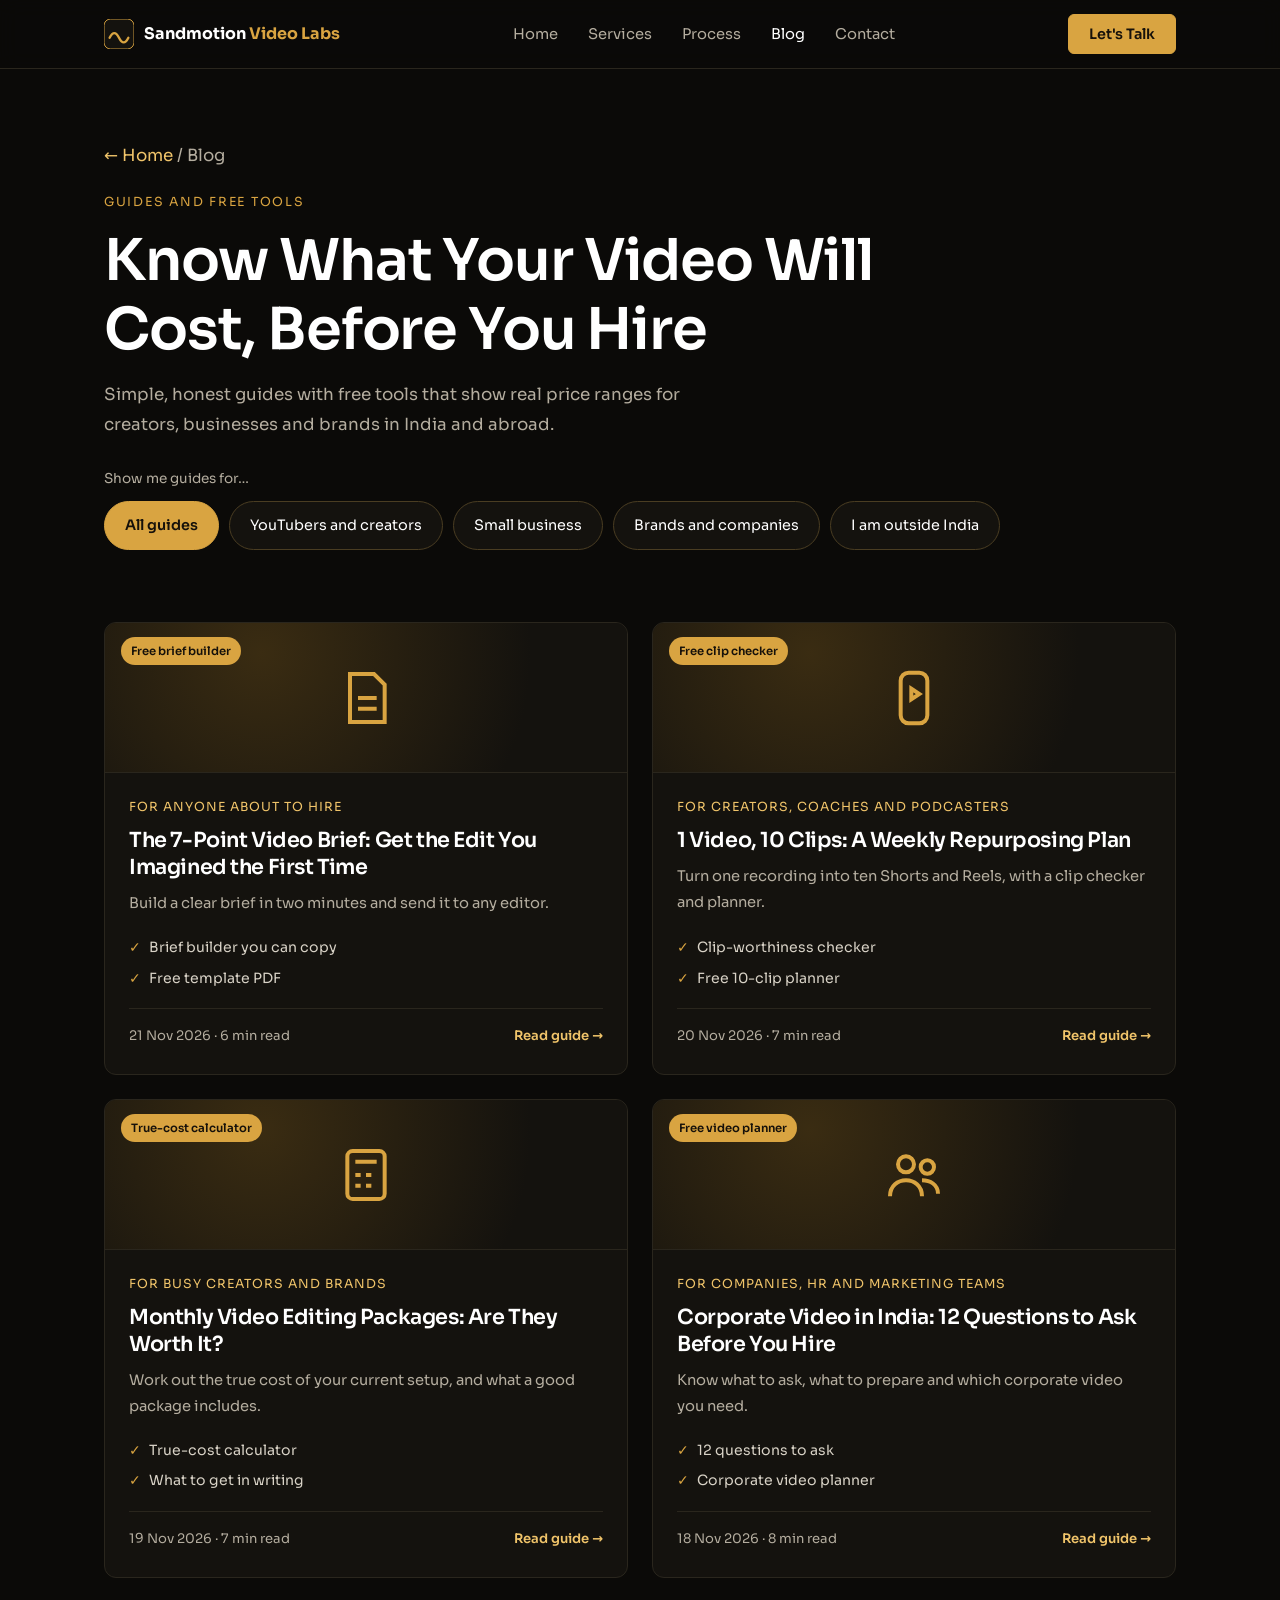
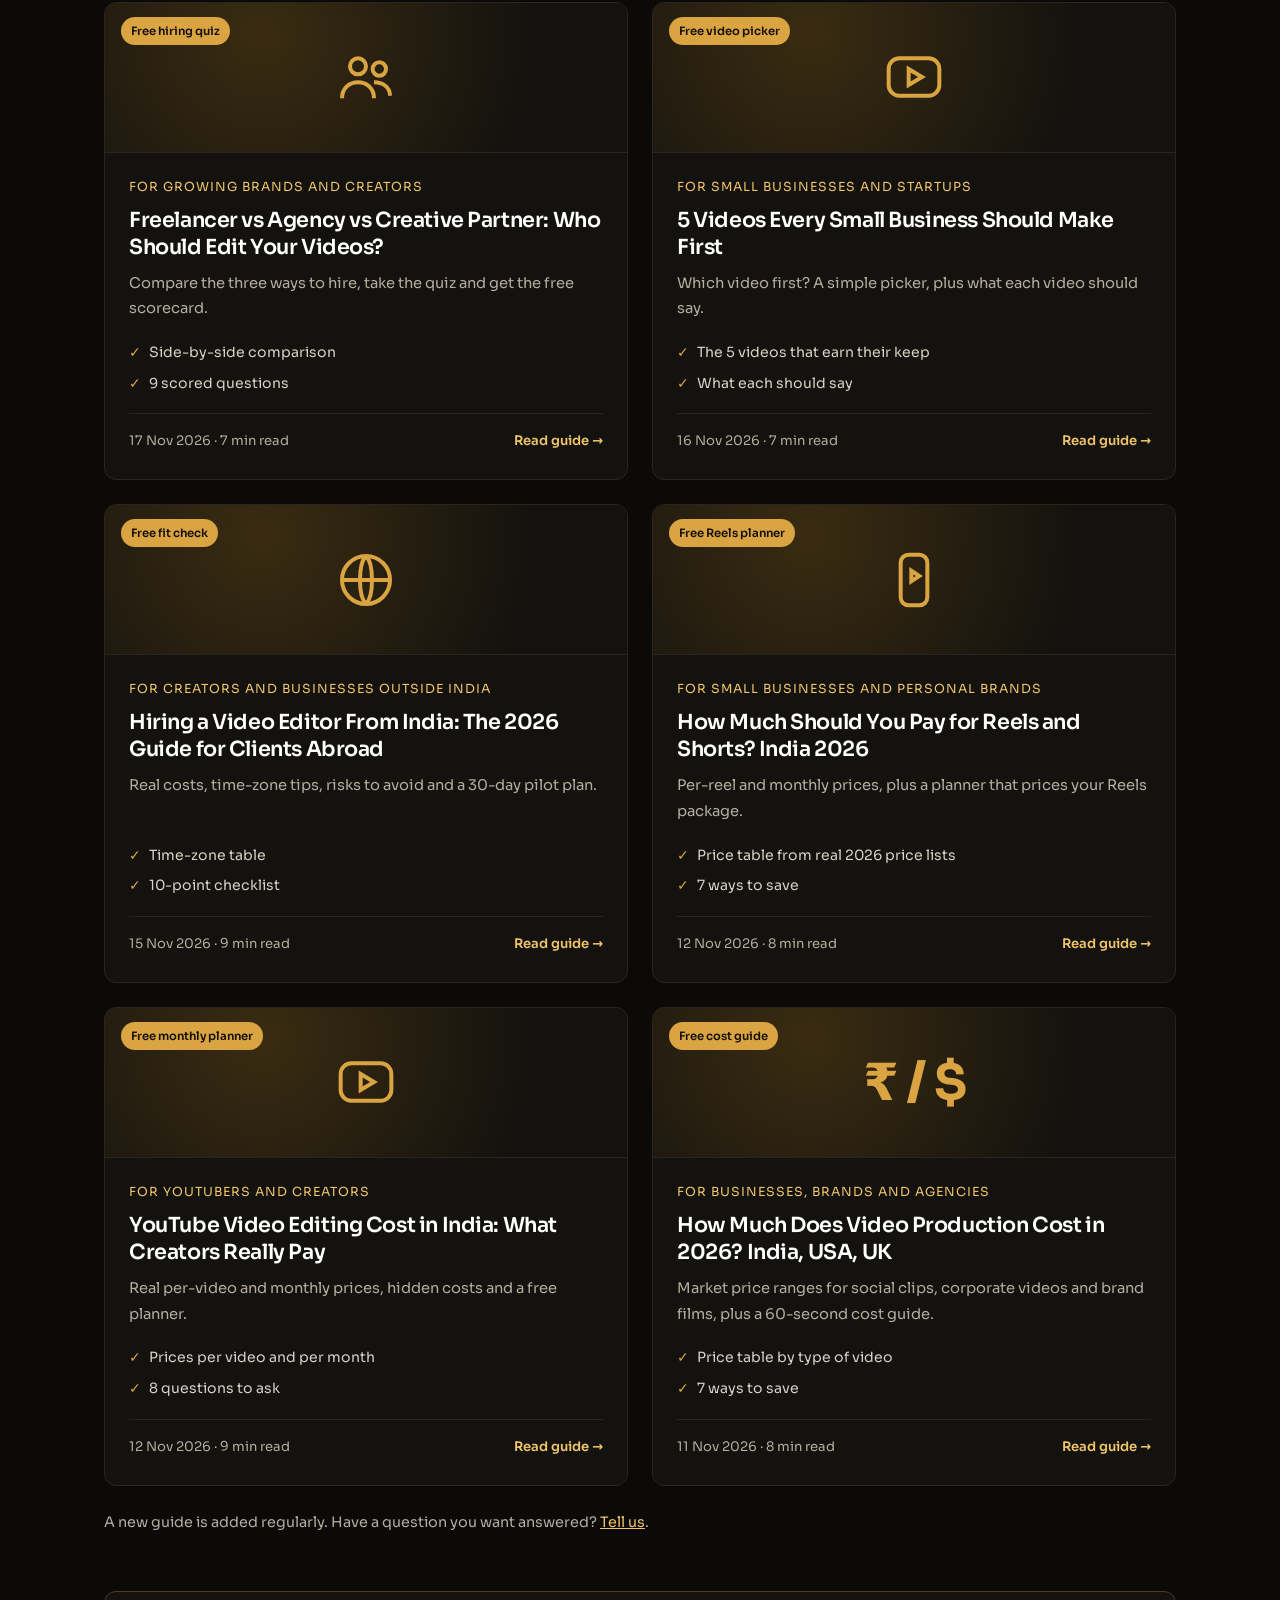
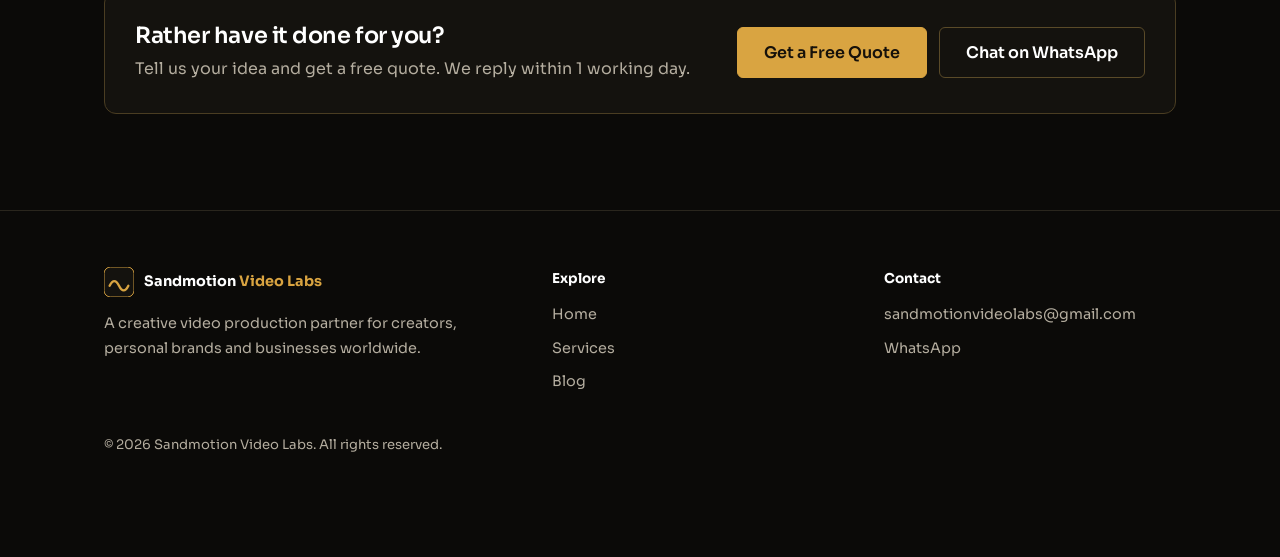
<file: blog/index.html>
<!DOCTYPE html>
<html lang="en"><head><meta charset="utf-8"><meta name="viewport" content="width=device-width, initial-scale=1">
<title>Video Production Guides &amp; Free Templates | Sandmotion Video Labs</title><meta name="description" content="Free guides and downloadable templates on video editing, YouTube production, short-form content and choosing a creative partner."><link rel="canonical" href="https://www.sandmotionvideolabs.in/blog/">
<meta property="og:type" content="website"><meta property="og:title" content="Video Production Guides &amp; Free Templates | Sandmotion Video Labs"><meta property="og:description" content="Free guides and downloadable templates on video editing, YouTube production, short-form content and choosing a creative partner."><meta property="og:url" content="https://www.sandmotionvideolabs.in/blog/"><meta property="og:image" content="https://www.sandmotionvideolabs.in/og-image.jpg"><meta name="twitter:card" content="summary_large_image">
<meta name="theme-color" content="#0b0a08"><link rel="icon" href="data:image/svg+xml,%3Csvg xmlns='http://www.w3.org/2000/svg' viewBox='0 0 64 64'%3E%3Crect width='64' height='64' rx='14' fill='%230b0a08'/%3E%3Cpath d='M14 40q9-18 18 0t18 0' stroke='%23d9a441' stroke-width='6' fill='none' stroke-linecap='round'/%3E%3C/svg%3E"><link rel="preconnect" href="https://fonts.googleapis.com"><link rel="preconnect" href="https://fonts.gstatic.com" crossorigin><link href="https://fonts.googleapis.com/css2?family=Sora:wght@300;400;600;700&display=swap" rel="stylesheet"><link rel="stylesheet" href="blog.css"><script async src="https://www.googletagmanager.com/gtag/js?id=G-XXXXXXXXXX"></script><script>window.dataLayer=window.dataLayer||[];function gtag(){dataLayer.push(arguments)}gtag("js",new Date());gtag("config","G-XXXXXXXXXX");</script><style>
.bh{padding:72px 0 28px}.bh .eyebrow{display:block;color:var(--gold);font-size:.78rem;letter-spacing:.14em;text-transform:uppercase;margin-bottom:12px}
.bh h1{font-size:clamp(2rem,5.5vw,3.6rem);max-width:18ch;margin-bottom:16px}.bh p{max-width:54ch;font-size:1.05rem}
.crumbs{font-size:.85rem;margin-bottom:22px}.crumbs a{color:var(--gold2);text-decoration:none}.crumbs a:hover{text-decoration:underline}
.pick{margin-top:28px}.pick small{display:block;color:var(--mute);font-size:.85rem;margin-bottom:10px}
.pick .row{display:flex;flex-wrap:wrap;gap:10px}
.pill{display:inline-block;padding:11px 20px;border:1px solid #4a3d22;border-radius:99px;color:#fff;text-decoration:none;font-size:.9rem;background:var(--bg2);transition:all .2s}
.pill:hover{border-color:var(--gold);background:rgba(217,164,65,.1);transform:translateY(-2px)}
button.pill{font:inherit;font-size:.9rem;cursor:pointer}.pill.solid{background:var(--gold);border-color:var(--gold);color:#16110a;font-weight:600}.pill.solid:hover{background:var(--gold2)}
.g2{display:grid;grid-template-columns:repeat(2,1fr);gap:24px;margin:44px 0 24px}
.gc{display:flex;flex-direction:column;border:1px solid var(--line);border-radius:12px;overflow:hidden;background:var(--bg2);text-decoration:none;transition:transform .25s,border-color .25s}
.gc:hover{transform:translateY(-4px);border-color:var(--gold)}
.gt{height:150px;display:grid;place-items:center;background:radial-gradient(circle at 30% 20%,#3a2c12,#14120e 70%);border-bottom:1px solid var(--line);position:relative}
.gt svg{width:64px;height:64px;stroke:var(--gold);fill:none;stroke-width:1.5}
.gt b{font-size:3.2rem;font-weight:700;color:var(--gold);letter-spacing:-.04em}
.gt .tag{position:absolute;left:16px;top:14px;font-size:.72rem;background:var(--gold);color:#16110a;padding:4px 10px;border-radius:99px;font-weight:600}
.gb{padding:24px 24px 26px;display:flex;flex-direction:column;flex:1}
.gb .for{font-size:.78rem;color:var(--gold2);letter-spacing:.08em;text-transform:uppercase;margin-bottom:8px}
.gb h2{font-size:1.3rem;line-height:1.3;color:#fff;margin-bottom:10px}
.gb p{font-size:.92rem;margin-bottom:18px;flex:1}
.gb ul{list-style:none;padding:0;margin:0 0 18px;display:grid;gap:6px;font-size:.88rem;color:#d8d2c6}
.gb li{padding-left:20px;position:relative}.gb li::before{content:"\2713";position:absolute;left:0;color:var(--gold)}
.gm{display:flex;justify-content:space-between;align-items:center;font-size:.82rem;color:var(--mute);border-top:1px solid var(--line);padding-top:16px}
.gm span:last-child{color:var(--gold2);font-weight:600}
.soon{margin:8px 0 56px;font-size:.9rem}
.strip{margin:0 0 96px;padding:30px;border:1px solid #4a3d22;border-radius:12px;background:var(--bg2);display:flex;flex-wrap:wrap;gap:20px;align-items:center;justify-content:space-between}
.strip h2{font-size:1.4rem;margin-bottom:6px}.strip p{margin:0}.strip .row{display:flex;gap:12px;flex-wrap:wrap}
@media(max-width:900px){.g2{grid-template-columns:1fr}.bh{padding:44px 0 16px}.gt{height:120px}}
</style></head>
<body><div id="bar" aria-hidden="true"></div>
<header><div class="wrap"><nav aria-label="Main"><a class="logo" href="../index.html"><svg viewBox="0 0 64 64" aria-hidden="true"><rect width="64" height="64" rx="14" fill="#14120e" stroke="#d9a441" stroke-width="2"/><path d="M12 40q10-20 20 0t20 0" stroke="#d9a441" stroke-width="5" fill="none" stroke-linecap="round"/></svg><b>Sandmotion <span>Video Labs</span></b></a>
<ul><li><a href="../index.html">Home</a></li><li><a href="../index.html#services">Services</a></li><li><a href="../index.html#process">Process</a></li><li><a href="./" aria-current="page">Blog</a></li><li><a href="../index.html#contact">Contact</a></li></ul>
<a class="btn" href="../index.html#contact" data-evt="nav_lets_talk">Let's Talk</a></nav></div></header>
<main>
<section class="bh"><div class="wrap"><p class="crumbs"><a href="../index.html">&larr; Home</a> / Blog</p>
<span class="eyebrow">Guides and free tools</span><h1>Know What Your Video Will Cost, Before You Hire</h1>
<p>Simple, honest guides with free tools that show real price ranges for creators, businesses and brands in India and abroad.</p>
<div class="pick"><small>Show me guides for…</small><div class="row" id="flt"><button class="pill solid" type="button" data-f="all">All guides</button><button class="pill" type="button" data-f="creators">YouTubers and creators</button><button class="pill" type="button" data-f="business">Small business</button><button class="pill" type="button" data-f="brands">Brands and companies</button><button class="pill" type="button" data-f="abroad">I am outside India</button></div></div></div></div></section>
<section><div class="wrap">
<div class="g2" id="grid"><a class="gc" data-cat="creators business brands" href="how-to-brief-a-video-editor.html" data-evt="blog_card"><div class="gt"><span class="tag">Free brief builder</span><svg viewBox="0 0 24 24" aria-hidden="true"><path d="M6 3h9l4 4v14H6z"/><path d="M9 12h7M9 16h7"/></svg></div><div class="gb"><span class="for">For anyone about to hire</span><h2>The 7-Point Video Brief: Get the Edit You Imagined the First Time</h2><p>Build a clear brief in two minutes and send it to any editor.</p><ul><li>Brief builder you can copy</li><li>Free template PDF</li></ul><div class="gm"><span>21 Nov 2026 &middot; 6 min read</span><span>Read guide &rarr;</span></div></div></a>
<a class="gc" data-cat="creators" href="turn-one-video-into-ten-clips.html" data-evt="blog_card"><div class="gt"><span class="tag">Free clip checker</span><svg viewBox="0 0 24 24" aria-hidden="true"><rect x="7" y="2.5" width="10" height="19" rx="3"/><path d="M11 8.5l3 2-3 2z"/></svg></div><div class="gb"><span class="for">For creators, coaches and podcasters</span><h2>1 Video, 10 Clips: A Weekly Repurposing Plan</h2><p>Turn one recording into ten Shorts and Reels, with a clip checker and planner.</p><ul><li>Clip-worthiness checker</li><li>Free 10-clip planner</li></ul><div class="gm"><span>20 Nov 2026 &middot; 7 min read</span><span>Read guide &rarr;</span></div></div></a>
<a class="gc" data-cat="creators brands" href="monthly-video-editing-packages-worth-it.html" data-evt="blog_card"><div class="gt"><span class="tag">True-cost calculator</span><svg viewBox="0 0 24 24" aria-hidden="true"><rect x="5" y="3" width="14" height="18" rx="2"/><path d="M8 7h8M8 12h2M12 12h2M8 16h2M12 16h2"/></svg></div><div class="gb"><span class="for">For busy creators and brands</span><h2>Monthly Video Editing Packages: Are They Worth It?</h2><p>Work out the true cost of your current setup, and what a good package includes.</p><ul><li>True-cost calculator</li><li>What to get in writing</li></ul><div class="gm"><span>19 Nov 2026 &middot; 7 min read</span><span>Read guide &rarr;</span></div></div></a>
<a class="gc" data-cat="brands" href="corporate-video-india-what-to-ask-before-you-hire.html" data-evt="blog_card"><div class="gt"><span class="tag">Free video planner</span><svg viewBox="0 0 24 24" aria-hidden="true"><circle cx="9" cy="8" r="3"/><circle cx="17" cy="9" r="2.5"/><path d="M3 20c0-4 3-6 6-6s6 2 6 6M15 14c3 0 6 1.5 6 5"/></svg></div><div class="gb"><span class="for">For companies, HR and marketing teams</span><h2>Corporate Video in India: 12 Questions to Ask Before You Hire</h2><p>Know what to ask, what to prepare and which corporate video you need.</p><ul><li>12 questions to ask</li><li>Corporate video planner</li></ul><div class="gm"><span>18 Nov 2026 &middot; 8 min read</span><span>Read guide &rarr;</span></div></div></a>
<a class="gc" data-cat="brands creators" href="freelancer-vs-agency-vs-creative-partner.html" data-evt="blog_card"><div class="gt"><span class="tag">Free hiring quiz</span><svg viewBox="0 0 24 24" aria-hidden="true"><circle cx="9" cy="8" r="3"/><circle cx="17" cy="9" r="2.5"/><path d="M3 20c0-4 3-6 6-6s6 2 6 6M15 14c3 0 6 1.5 6 5"/></svg></div><div class="gb"><span class="for">For growing brands and creators</span><h2>Freelancer vs Agency vs Creative Partner: Who Should Edit Your Videos?</h2><p>Compare the three ways to hire, take the quiz and get the free scorecard.</p><ul><li>Side-by-side comparison</li><li>9 scored questions</li></ul><div class="gm"><span>17 Nov 2026 &middot; 7 min read</span><span>Read guide &rarr;</span></div></div></a>
<a class="gc" data-cat="business" href="five-videos-small-business-should-make-first.html" data-evt="blog_card"><div class="gt"><span class="tag">Free video picker</span><svg viewBox="0 0 24 24" aria-hidden="true"><rect x="2.5" y="5" width="19" height="14" rx="4"/><path d="M10 9l5 3-5 3z"/></svg></div><div class="gb"><span class="for">For small businesses and startups</span><h2>5 Videos Every Small Business Should Make First</h2><p>Which video first? A simple picker, plus what each video should say.</p><ul><li>The 5 videos that earn their keep</li><li>What each should say</li></ul><div class="gm"><span>16 Nov 2026 &middot; 7 min read</span><span>Read guide &rarr;</span></div></div></a>
<a class="gc" data-cat="abroad brands creators" href="hire-video-editor-india-international-clients.html" data-evt="blog_card"><div class="gt"><span class="tag">Free fit check</span><svg viewBox="0 0 24 24" aria-hidden="true"><circle cx="12" cy="12" r="9"/><path d="M3 12h18M12 3c3 3 3 15 0 18M12 3c-3 3-3 15 0 18"/></svg></div><div class="gb"><span class="for">For creators and businesses outside India</span><h2>Hiring a Video Editor From India: The 2026 Guide for Clients Abroad</h2><p>Real costs, time-zone tips, risks to avoid and a 30-day pilot plan.</p><ul><li>Time-zone table</li><li>10-point checklist</li></ul><div class="gm"><span>15 Nov 2026 &middot; 9 min read</span><span>Read guide &rarr;</span></div></div></a>
<a class="gc" data-cat="business creators" href="reels-shorts-cost-india.html" data-evt="blog_card"><div class="gt"><span class="tag">Free Reels planner</span><svg viewBox="0 0 24 24" aria-hidden="true"><rect x="7" y="2.5" width="10" height="19" rx="3"/><path d="M11 8.5l3 2-3 2z"/></svg></div><div class="gb"><span class="for">For small businesses and personal brands</span><h2>How Much Should You Pay for Reels and Shorts? India 2026</h2><p>Per-reel and monthly prices, plus a planner that prices your Reels package.</p><ul><li>Price table from real 2026 price lists</li><li>7 ways to save</li></ul><div class="gm"><span>12 Nov 2026 &middot; 8 min read</span><span>Read guide &rarr;</span></div></div></a>
<a class="gc" data-cat="creators" href="youtube-video-editing-cost-india.html" data-evt="blog_card"><div class="gt"><span class="tag">Free monthly planner</span><svg viewBox="0 0 24 24" aria-hidden="true"><rect x="2.5" y="5" width="19" height="14" rx="4"/><path d="M10 9l5 3-5 3z"/></svg></div><div class="gb"><span class="for">For YouTubers and creators</span><h2>YouTube Video Editing Cost in India: What Creators Really Pay</h2><p>Real per-video and monthly prices, hidden costs and a free planner.</p><ul><li>Prices per video and per month</li><li>8 questions to ask</li></ul><div class="gm"><span>12 Nov 2026 &middot; 9 min read</span><span>Read guide &rarr;</span></div></div></a>
<a class="gc" data-cat="business brands" href="video-production-cost-2026.html" data-evt="blog_card"><div class="gt"><span class="tag">Free cost guide</span><b>&#8377; / $</b></div><div class="gb"><span class="for">For businesses, brands and agencies</span><h2>How Much Does Video Production Cost in 2026? India, USA, UK</h2><p>Market price ranges for social clips, corporate videos and brand films, plus a 60-second cost guide.</p><ul><li>Price table by type of video</li><li>7 ways to save</li></ul><div class="gm"><span>11 Nov 2026 &middot; 8 min read</span><span>Read guide &rarr;</span></div></div></a>
</div>
<p class="soon">A new guide is added regularly. Have a question you want answered? <a href="../index.html#contact" style="color:var(--gold2)">Tell us</a>.</p>
<aside class="strip"><div><h2>Rather have it done for you?</h2><p>Tell us your idea and get a free quote. We reply within 1 working day.</p></div><div class="row"><a class="btn" href="../index.html#contact" data-evt="blog_start_project">Get a Free Quote</a><a class="btn ghost" href="https://wa.me/918208072906?text=Hi%20Sandmotion%20Video%20Labs%2C%20I%27d%20like%20to%20discuss%20a%20video%20project." target="_blank" rel="noopener" data-evt="whatsapp_click">Chat on WhatsApp</a></div></aside>
</div></section>
</main>
<footer><div class="wrap"><div class="fgrid"><div><a class="logo" href="../index.html"><svg viewBox="0 0 64 64" aria-hidden="true"><rect width="64" height="64" rx="14" fill="#14120e" stroke="#d9a441" stroke-width="2"/><path d="M12 40q10-20 20 0t20 0" stroke="#d9a441" stroke-width="5" fill="none" stroke-linecap="round"/></svg><b>Sandmotion <span>Video Labs</span></b></a><p style="margin-top:14px;font-size:.9rem">A creative video production partner for creators, personal brands and businesses worldwide.</p></div>
<div><h4>Explore</h4><ul><li><a href="../index.html">Home</a></li><li><a href="../index.html#services">Services</a></li><li><a href="./">Blog</a></li></ul></div>
<div><h4>Contact</h4><ul><li><a href="mailto:sandmotionvideolabs@gmail.com">sandmotionvideolabs@gmail.com</a></li><li><a href="https://wa.me/918208072906" target="_blank" rel="noopener" data-evt="whatsapp_click">WhatsApp</a></li></ul></div></div>
<p class="copy">&copy; 2026 Sandmotion Video Labs. All rights reserved.</p></div></footer>
<div class="mcta"><a class="btn" href="../index.html#contact" data-evt="mobile_start_project">Start Your Project</a><a class="btn ghost" href="https://wa.me/918208072906?text=Hi%20Sandmotion%20Video%20Labs%2C%20I%27d%20like%20to%20discuss%20a%20video%20project." target="_blank" rel="noopener" data-evt="whatsapp_click">WhatsApp</a></div>
<script src="blog.js"></script>
<script>
(function(){var bs=document.querySelectorAll('#flt .pill'),cs=document.querySelectorAll('#grid .gc');
 bs.forEach(function(b){b.addEventListener('click',function(){var f=b.dataset.f;
  bs.forEach(function(x){x.classList.toggle('solid',x===b)});
  cs.forEach(function(c){c.style.display=(f==='all'||c.dataset.cat.split(' ').indexOf(f)>-1)?'':'none'});
  if(window.gtag)gtag('event','blog_filter',{filter:f})})})})();
</script></body></html>
</file>
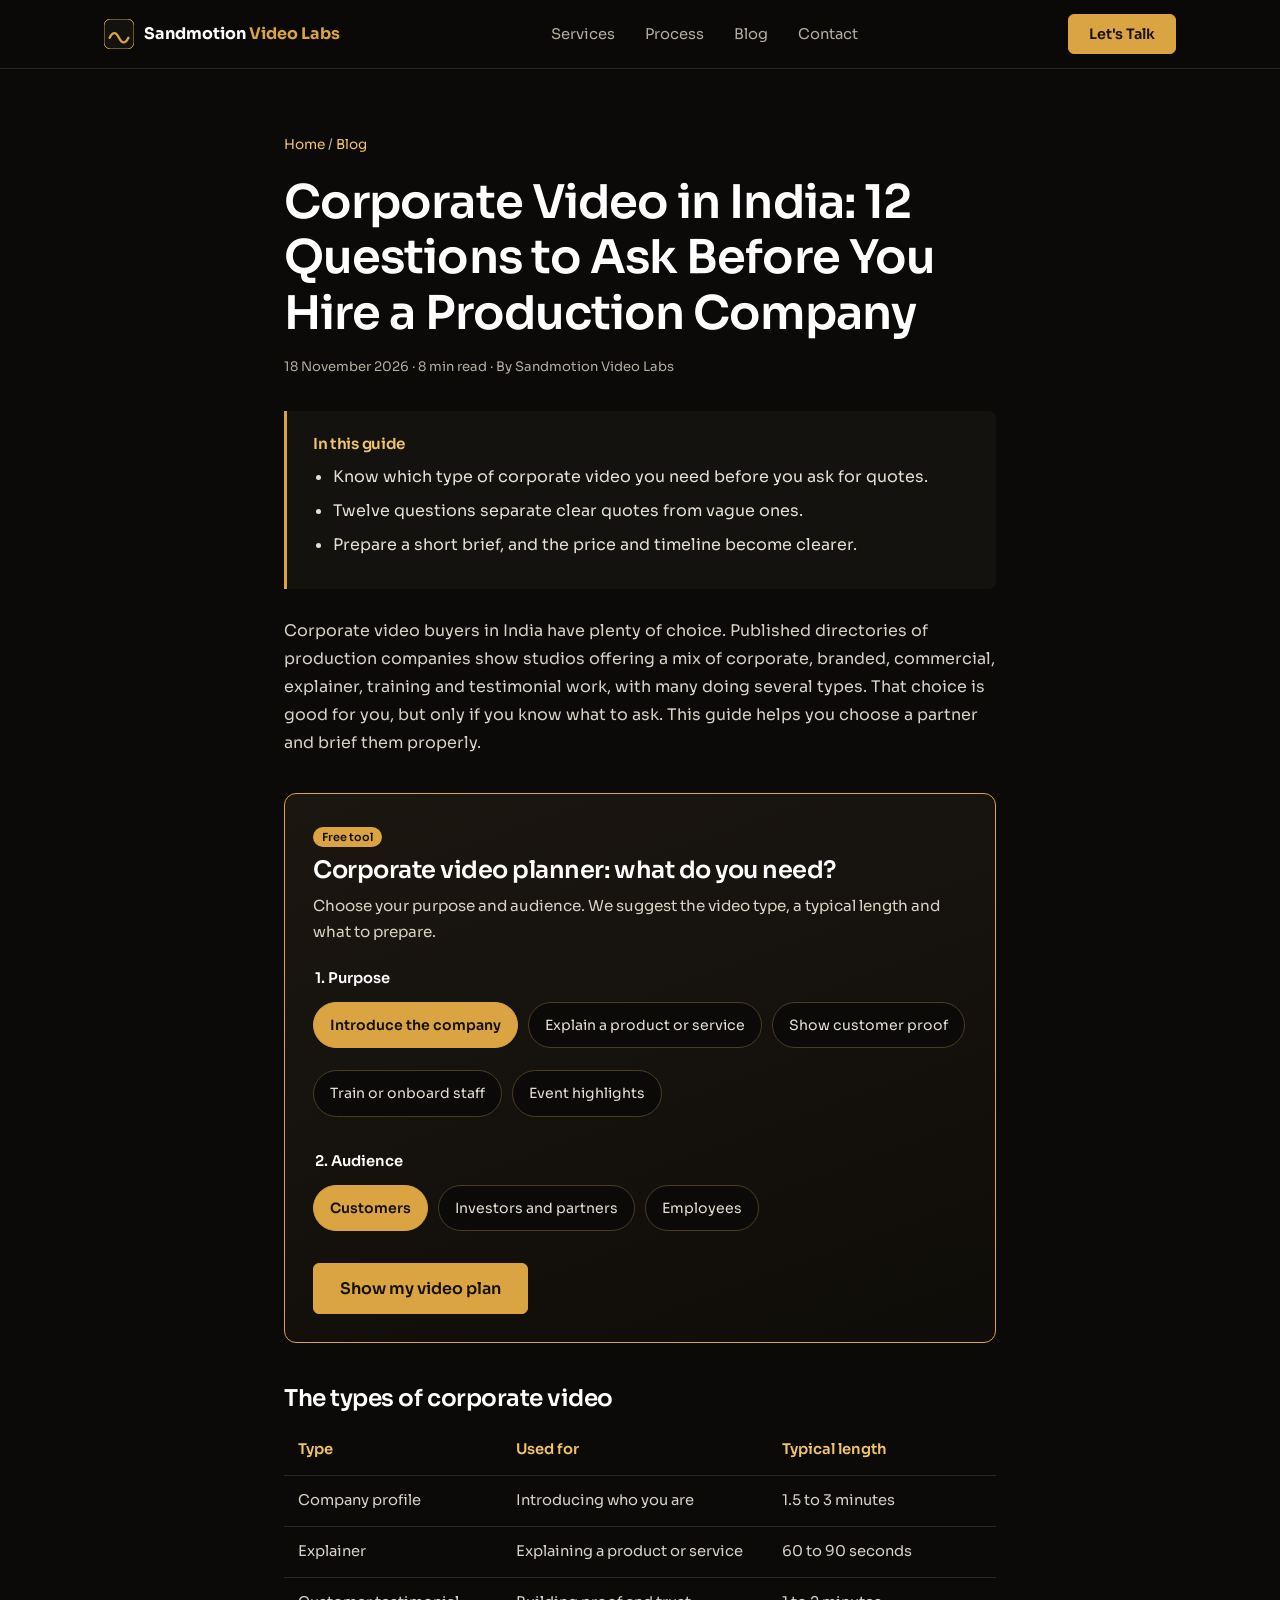
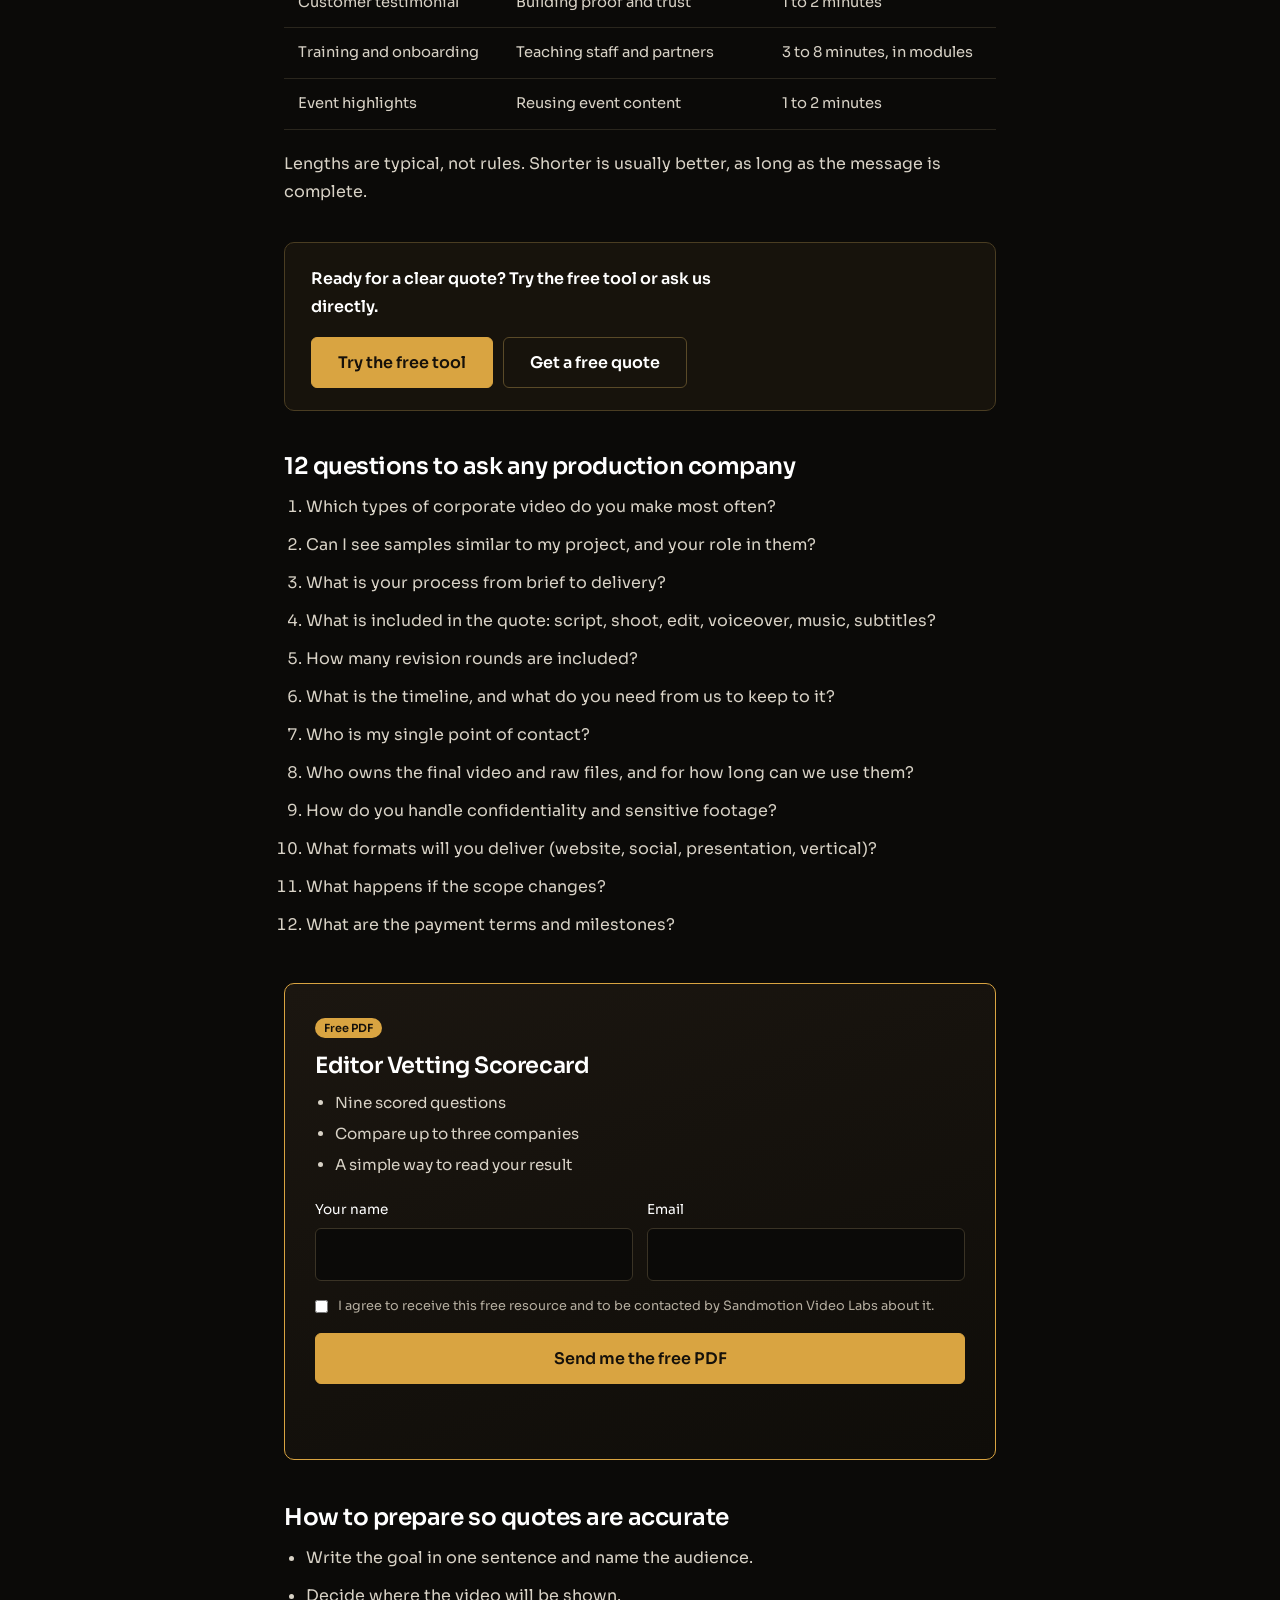
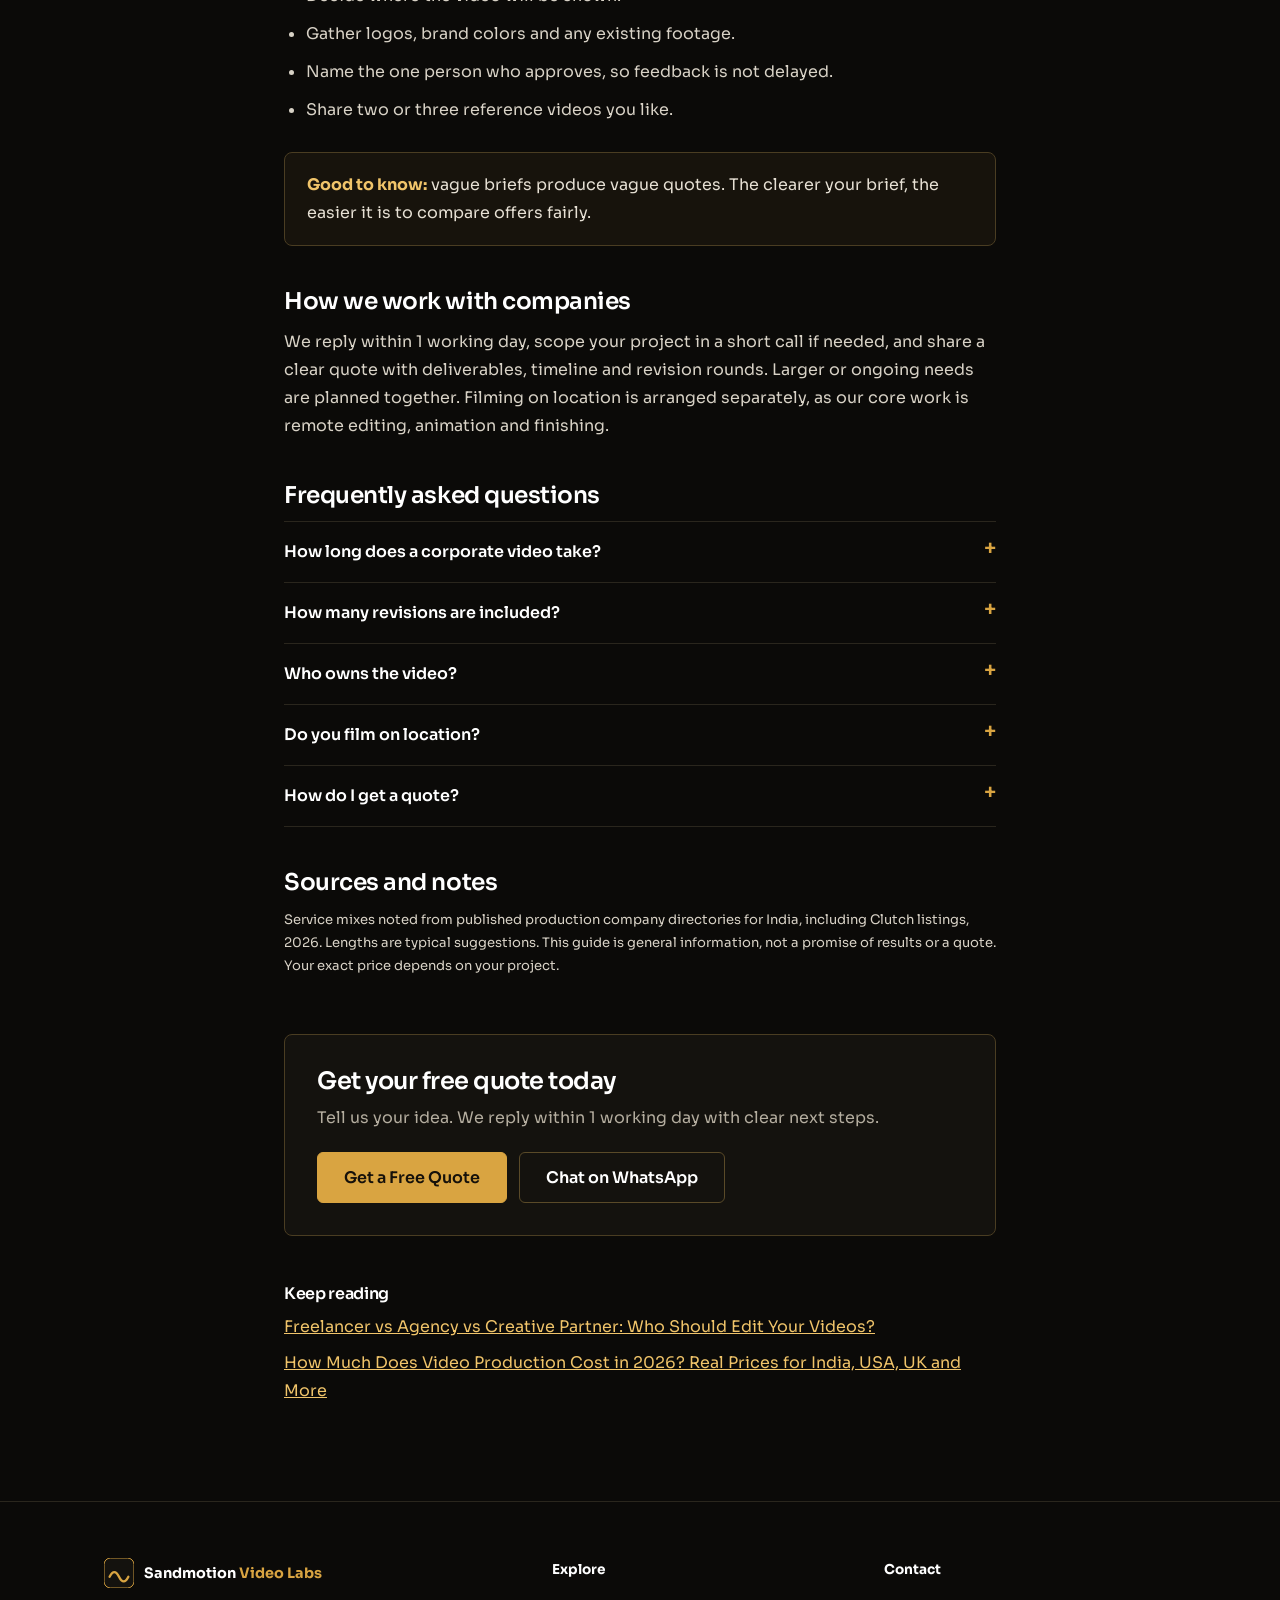
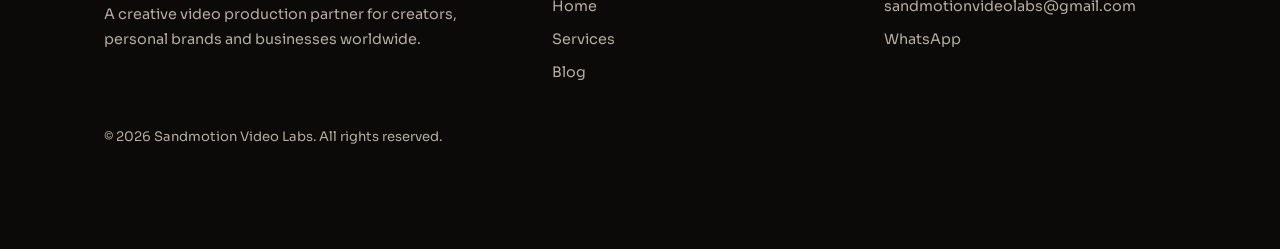
<file: blog/corporate-video-india-what-to-ask-before-you-hire.html>
<!DOCTYPE html>
<html lang="en"><head><meta charset="utf-8"><meta name="viewport" content="width=device-width, initial-scale=1">
<title>Corporate Video in India: 12 Questions to Ask Before You Hire a Production Company | Sandmotion Video Labs</title><meta name="description" content="Planning a corporate video in India? See the types of corporate video, 12 questions to ask any production company, and use the free video planner."><link rel="canonical" href="https://www.sandmotionvideolabs.in/blog/corporate-video-india-what-to-ask-before-you-hire.html">
<meta property="og:type" content="article"><meta property="og:title" content="Corporate Video in India: 12 Questions to Ask Before You Hire a Production Company"><meta property="og:description" content="Planning a corporate video in India? See the types of corporate video, 12 questions to ask any production company, and use the free video planner."><meta property="og:url" content="https://www.sandmotionvideolabs.in/blog/corporate-video-india-what-to-ask-before-you-hire.html"><meta property="og:image" content="https://www.sandmotionvideolabs.in/og-image.jpg"><meta name="twitter:card" content="summary_large_image">
<meta name="theme-color" content="#0b0a08"><link rel="icon" href="data:image/svg+xml,%3Csvg xmlns='http://www.w3.org/2000/svg' viewBox='0 0 64 64'%3E%3Crect width='64' height='64' rx='14' fill='%230b0a08'/%3E%3Cpath d='M14 40q9-18 18 0t18 0' stroke='%23d9a441' stroke-width='6' fill='none' stroke-linecap='round'/%3E%3C/svg%3E"><link rel="preconnect" href="https://fonts.googleapis.com"><link rel="preconnect" href="https://fonts.gstatic.com" crossorigin><link href="https://fonts.googleapis.com/css2?family=Sora:wght@300;400;600;700&display=swap" rel="stylesheet"><link rel="stylesheet" href="blog.css"><script type="application/ld+json">{"@context": "https://schema.org", "@graph": [{"@type": "Article", "headline": "Corporate Video in India: 12 Questions to Ask Before You Hire a Production Company", "description": "Planning a corporate video in India? See the types of corporate video, 12 questions to ask any production company, and use the free video planner.", "datePublished": "2026-11-18", "dateModified": "2026-11-18", "author": {"@type": "Organization", "name": "Sandmotion Video Labs"}, "publisher": {"@type": "Organization", "name": "Sandmotion Video Labs"}, "mainEntityOfPage": "https://www.sandmotionvideolabs.in/blog/corporate-video-india-what-to-ask-before-you-hire.html"}, {"@type": "FAQPage", "mainEntity": [{"@type": "Question", "name": "How long does a corporate video take?", "acceptedAnswer": {"@type": "Answer", "text": "It depends on type, length and approvals. We confirm a timeline in your quote."}}, {"@type": "Question", "name": "How many revisions are included?", "acceptedAnswer": {"@type": "Answer", "text": "An agreed number of rounds, set before work starts."}}, {"@type": "Question", "name": "Who owns the video?", "acceptedAnswer": {"@type": "Answer", "text": "Ownership and usage rights are confirmed in writing before the project starts."}}, {"@type": "Question", "name": "Do you film on location?", "acceptedAnswer": {"@type": "Answer", "text": "Our core work is remote editing, animation and finishing. If you need filming, you or a local crew shoot and we handle the rest, or we discuss options."}}, {"@type": "Question", "name": "How do I get a quote?", "acceptedAnswer": {"@type": "Answer", "text": "Share a short brief. We reply within 1 working day."}}]}]}</script><script async src="https://www.googletagmanager.com/gtag/js?id=G-XXXXXXXXXX"></script><script>window.dataLayer=window.dataLayer||[];function gtag(){dataLayer.push(arguments)}gtag("js",new Date());gtag("config","G-XXXXXXXXXX");</script><style>
.est{margin:36px 0;padding:28px;border:1px solid var(--gold);border-radius:12px;background:linear-gradient(160deg,#1b1610,#0f0d09)}
.est h2{font-size:1.5rem;margin:6px 0 8px}.est>p{margin-bottom:20px;font-size:.95rem}
.est fieldset{border:0;padding:0;margin:0 0 20px}.est legend{font-weight:600;font-size:.92rem;margin-bottom:10px;color:#fff}
.opts{display:flex;flex-wrap:wrap;gap:10px}.opt{position:relative}.opt input{position:absolute;opacity:0;width:100%;height:100%;left:0;top:0;cursor:pointer}
.opt span{display:block;padding:10px 16px;border:1px solid #4a3d22;border-radius:99px;font-size:.88rem;color:#e6e0d4;background:#0b0a08;transition:all .2s}
.opt input:checked+span{background:var(--gold);border-color:var(--gold);color:#16110a;font-weight:600}
.opt input:focus-visible+span{outline:2px solid var(--gold2);outline-offset:2px}
.opt:hover span{border-color:var(--gold)}
#res{margin-top:24px;padding:22px;border-radius:10px;background:#0b0a08;border:1px solid #4a3d22}
#res[hidden]{display:none}#res .big{font-size:1.5rem;font-weight:600;color:var(--gold2);margin:6px 0}
#res ul{margin:12px 0 0 20px;color:#d8d2c6;font-size:.92rem}#res .fine{font-size:.78rem;margin-top:14px}
.meter{height:8px;border-radius:99px;background:#2a261d;margin:14px 0 6px;overflow:hidden}.meter i{display:block;height:100%;background:var(--gold);transition:width .5s}
.qform{margin-top:20px;display:grid;gap:12px}.qform[hidden]{display:none}.qform .btn{width:100%}
table{width:100%;border-collapse:collapse;margin:0 0 20px;font-size:.92rem}th,td{padding:12px 14px;border-bottom:1px solid var(--line);text-align:left;vertical-align:top}th{color:var(--gold2);font-weight:600}td{color:#d8d2c6}
.tw{overflow-x:auto}
details{border-top:1px solid var(--line);padding:16px 0}details:last-of-type{border-bottom:1px solid var(--line)}
summary{cursor:pointer;font-weight:600;list-style:none;display:flex;justify-content:space-between;gap:16px;color:#fff}summary::-webkit-details-marker{display:none}summary::after{content:"+";color:var(--gold);font-size:1.3rem;line-height:1}details[open] summary::after{content:"\2212"}
details p{margin:10px 0 0}
.src{font-size:.82rem;color:var(--mute)}.src li{margin-bottom:4px}.src a{color:var(--gold2)}
.cta-s{margin:36px 0;padding:22px 26px;border:1px solid #4a3d22;border-radius:10px;background:rgba(217,164,65,.06);display:flex;flex-wrap:wrap;gap:16px;align-items:center;justify-content:space-between}
.cta-s p{margin:0;color:#fff;font-weight:600;max-width:34ch}.cta-s .row{display:flex;gap:10px;flex-wrap:wrap}
</style><style>.est select,.est textarea{font:inherit;font-size:.95rem;background:#0b0a08;color:#fff;border:1px solid #3a3325;border-radius:6px;padding:12px 14px;width:100%}.est label{margin-bottom:12px}.est input[type=number]{max-width:100%}</style></head>
<body><div id="bar" aria-hidden="true"></div>
<header><div class="wrap"><nav aria-label="Main"><a class="logo" href="../index.html"><svg viewBox="0 0 64 64" aria-hidden="true"><rect width="64" height="64" rx="14" fill="#14120e" stroke="#d9a441" stroke-width="2"/><path d="M12 40q10-20 20 0t20 0" stroke="#d9a441" stroke-width="5" fill="none" stroke-linecap="round"/></svg><b>Sandmotion <span>Video Labs</span></b></a>
<ul><li><a href="../index.html#services">Services</a></li><li><a href="../index.html#process">Process</a></li><li><a href="./">Blog</a></li><li><a href="../index.html#contact">Contact</a></li></ul>
<a class="btn" href="../index.html#contact" data-evt="nav_lets_talk">Let's Talk</a></nav></div></header>
<main><article class="post"><div class="wrap narrow"><p class="crumb"><a href="../index.html">Home</a> / <a href="./">Blog</a></p>
<h1>Corporate Video in India: 12 Questions to Ask Before You Hire a Production Company</h1><p class="meta"><time datetime="2026-11-18">18 November 2026</time> · 8 min read · By Sandmotion Video Labs</p>
<div class="takeaways"><h2>In this guide</h2><ul><li>Know which type of corporate video you need before you ask for quotes.</li><li>Twelve questions separate clear quotes from vague ones.</li><li>Prepare a short brief, and the price and timeline become clearer.</li></ul></div>
<div class="prose"><p>Corporate video buyers in India have plenty of choice. Published directories of production companies show studios offering a mix of corporate, branded, commercial, explainer, training and testimonial work, with many doing several types. That choice is good for you, but only if you know what to ask. This guide helps you choose a partner and brief them properly.</p>
<section class="est" id="estimator" aria-labelledby="est-h"><span class="badge" style="margin-left:0">Free tool</span><h2 id="est-h">Corporate video planner: what do you need?</h2><p>Choose your purpose and audience. We suggest the video type, a typical length and what to prepare.</p><fieldset><legend>1. Purpose</legend><div class="opts"><label class="opt"><input type="radio" name="pu" value="profile" checked><span>Introduce the company</span></label><label class="opt"><input type="radio" name="pu" value="explainer"><span>Explain a product or service</span></label><label class="opt"><input type="radio" name="pu" value="testimonial"><span>Show customer proof</span></label><label class="opt"><input type="radio" name="pu" value="training"><span>Train or onboard staff</span></label><label class="opt"><input type="radio" name="pu" value="event"><span>Event highlights</span></label></div></fieldset><fieldset><legend>2. Audience</legend><div class="opts"><label class="opt"><input type="radio" name="au" value="customers" checked><span>Customers</span></label><label class="opt"><input type="radio" name="au" value="investors"><span>Investors and partners</span></label><label class="opt"><input type="radio" name="au" value="staff"><span>Employees</span></label></div></fieldset><button class="btn" type="button" id="go">Show my video plan</button><div id="res" hidden aria-live="polite"></div>
<form class="qform" id="qf" hidden novalidate><h3 style="font-size:1.1rem">Get a corporate video quote</h3><div class="mrow"><label>Your name<input name="name" autocomplete="name" required></label><label>Email<input name="email" type="email" autocomplete="email" required></label></div>
<label>WhatsApp number (with country code)<input name="phone" type="tel" autocomplete="tel" inputmode="tel" placeholder="+91 98765 43210" required></label>
<label>Company name or website <small style="color:var(--mute)">(optional)</small><input name="note"></label>
<div class="hp" aria-hidden="true"><label>Leave empty<input name="website" tabindex="-1" autocomplete="off"></label></div>
<label class="consent"><input type="checkbox" name="consent" required><span>I agree that Sandmotion Video Labs may contact me about this enquiry and store my details to do so.</span></label>
<button class="btn" type="submit">Get My Free Quote</button><p class="mstatus" id="qs" role="status" aria-live="polite"></p></form></section>
<h2 id="types">The types of corporate video</h2>
<div class="tw"><table><thead><tr><th>Type</th><th>Used for</th><th>Typical length</th></tr></thead><tbody><tr><td>Company profile</td><td>Introducing who you are</td><td>1.5 to 3 minutes</td></tr><tr><td>Explainer</td><td>Explaining a product or service</td><td>60 to 90 seconds</td></tr><tr><td>Customer testimonial</td><td>Building proof and trust</td><td>1 to 2 minutes</td></tr><tr><td>Training and onboarding</td><td>Teaching staff and partners</td><td>3 to 8 minutes, in modules</td></tr><tr><td>Event highlights</td><td>Reusing event content</td><td>1 to 2 minutes</td></tr></tbody></table></div>
<p>Lengths are typical, not rules. Shorter is usually better, as long as the message is complete.</p>
<div class="cta-s"><p>Ready for a clear quote? Try the free tool or ask us directly.</p><div class="row"><a class="btn" href="#estimator" data-evt="cta_tool">Try the free tool</a><a class="btn ghost" href="../index.html#contact" data-evt="cta_quote">Get a free quote</a></div></div>
<h2 id="questions">12 questions to ask any production company</h2>
<ol><li>Which types of corporate video do you make most often?</li><li>Can I see samples similar to my project, and your role in them?</li><li>What is your process from brief to delivery?</li><li>What is included in the quote: script, shoot, edit, voiceover, music, subtitles?</li><li>How many revision rounds are included?</li><li>What is the timeline, and what do you need from us to keep to it?</li><li>Who is my single point of contact?</li><li>Who owns the final video and raw files, and for how long can we use them?</li><li>How do you handle confidentiality and sensitive footage?</li><li>What formats will you deliver (website, social, presentation, vertical)?</li><li>What happens if the scope changes?</li><li>What are the payment terms and milestones?</li></ol>
<aside class="magnet" aria-label="Free download"><span class="badge">Free PDF</span><h3>Editor Vetting Scorecard</h3><ul><li>Nine scored questions</li><li>Compare up to three companies</li><li>A simple way to read your result</li></ul><form class="mform" data-title="Editor Vetting Scorecard" data-file="Free-Editor-Vetting-Scorecard.pdf" novalidate><div class="mrow"><label>Your name<input name="name" autocomplete="name" required></label><label>Email<input name="email" type="email" autocomplete="email" required></label></div><div class="hp" aria-hidden="true"><label>Leave empty<input name="website" tabindex="-1" autocomplete="off"></label></div><label class="consent"><input type="checkbox" name="consent" required><span>I agree to receive this free resource and to be contacted by Sandmotion Video Labs about it.</span></label><button class="btn" type="submit">Send me the free PDF</button><p class="mstatus" role="status" aria-live="polite"></p></form><a class="btn dl" href="Free-Editor-Vetting-Scorecard.pdf" download hidden data-evt="magnet_download">Download your free PDF</a></aside>
<h2 id="prepare">How to prepare so quotes are accurate</h2>
<ul><li>Write the goal in one sentence and name the audience.</li><li>Decide where the video will be shown.</li><li>Gather logos, brand colors and any existing footage.</li><li>Name the one person who approves, so feedback is not delayed.</li><li>Share two or three reference videos you like.</li></ul>
<div class="tip"><strong>Good to know:</strong> vague briefs produce vague quotes. The clearer your brief, the easier it is to compare offers fairly.</div>
<h2 id="how-we-work">How we work with companies</h2>
<p>We reply within 1 working day, scope your project in a short call if needed, and share a clear quote with deliverables, timeline and revision rounds. Larger or ongoing needs are planned together. Filming on location is arranged separately, as our core work is remote editing, animation and finishing.</p>
<h2 id="faq">Frequently asked questions</h2><details><summary>How long does a corporate video take?</summary><p>It depends on type, length and approvals. We confirm a timeline in your quote.</p></details><details><summary>How many revisions are included?</summary><p>An agreed number of rounds, set before work starts.</p></details><details><summary>Who owns the video?</summary><p>Ownership and usage rights are confirmed in writing before the project starts.</p></details><details><summary>Do you film on location?</summary><p>Our core work is remote editing, animation and finishing. If you need filming, you or a local crew shoot and we handle the rest, or we discuss options.</p></details><details><summary>How do I get a quote?</summary><p>Share a short brief. We reply within 1 working day.</p></details>
<h2 id="notes">Sources and notes</h2><p class="src">Service mixes noted from published production company directories for India, including Clutch listings, 2026. Lengths are typical suggestions. This guide is general information, not a promise of results or a quote. Your exact price depends on your project.</p>
</div>
<aside class="cta"><h2>Get your free quote today</h2><p>Tell us your idea. We reply within 1 working day with clear next steps.</p><div class="row"><a class="btn" href="../index.html#contact" data-evt="blog_start_project">Get a Free Quote</a><a class="btn ghost" href="https://wa.me/918208072906?text=Hi%20Sandmotion%20Video%20Labs%2C%20I%20read%20your%20guide%20and%20would%20like%20a%20quote." target="_blank" rel="noopener" data-evt="whatsapp_click">Chat on WhatsApp</a></div></aside>
<div class="related"><h3>Keep reading</h3><ul><li><a href="freelancer-vs-agency-vs-creative-partner.html">Freelancer vs Agency vs Creative Partner: Who Should Edit Your Videos?</a></li><li><a href="video-production-cost-2026.html">How Much Does Video Production Cost in 2026? Real Prices for India, USA, UK and More</a></li></ul></div></div></article></main>
<footer><div class="wrap"><div class="fgrid"><div><a class="logo" href="../index.html"><svg viewBox="0 0 64 64" aria-hidden="true"><rect width="64" height="64" rx="14" fill="#14120e" stroke="#d9a441" stroke-width="2"/><path d="M12 40q10-20 20 0t20 0" stroke="#d9a441" stroke-width="5" fill="none" stroke-linecap="round"/></svg><b>Sandmotion <span>Video Labs</span></b></a><p style="margin-top:14px;font-size:.9rem">A creative video production partner for creators, personal brands and businesses worldwide.</p></div>
<div><h4>Explore</h4><ul><li><a href="../index.html">Home</a></li><li><a href="../index.html#services">Services</a></li><li><a href="./">Blog</a></li></ul></div>
<div><h4>Contact</h4><ul><li><a href="mailto:sandmotionvideolabs@gmail.com">sandmotionvideolabs@gmail.com</a></li><li><a href="https://wa.me/918208072906" target="_blank" rel="noopener" data-evt="whatsapp_click">WhatsApp</a></li></ul></div></div>
<p class="copy">&copy; 2026 Sandmotion Video Labs. All rights reserved.</p></div></footer>
<div class="mcta"><a class="btn" href="../index.html#contact" data-evt="mobile_start_project">Start Your Project</a><a class="btn ghost" href="https://wa.me/918208072906?text=Hi%20Sandmotion%20Video%20Labs%2C%20I%27d%20like%20to%20discuss%20a%20video%20project." target="_blank" rel="noopener" data-evt="whatsapp_click">WhatsApp</a></div>
<script src="blog.js"></script>
<script>
(function(){
 var go=document.getElementById('go'),res=document.getElementById('res'),qf=document.getElementById('qf'),qs=document.getElementById('qs'),LEAD={};
 function v(n){var e=document.querySelector('input[name="'+n+'"]:checked');return e?e.value:''}
 function ck(n){return [].slice.call(document.querySelectorAll('input[name="'+n+'"]:checked')).map(function(e){return e.value})}
 function val(id){var e=document.getElementById(id);return e?e.value.trim():''}
 function run(){
 var pu=v('pu'),au=v('au');
 var T={profile:['Company profile video','Often 1.5 to 3 minutes',['Your story and what makes you different','Leadership or team interviews','Office, product and customer footage']],
 explainer:['Explainer video','Often 60 to 90 seconds',['A one-page script of the problem and solution','Product screens or visuals','Brand colors, logo and voice']],
 testimonial:['Customer testimonial video','Often 1 to 2 minutes',['Two or three willing customers','Questions that bring out the result','Permission to use their name and image']],
 training:['Training or onboarding video','Often 3 to 8 minutes, in short modules',['The learning goal for each module','Subject-matter experts','Slides, screens or processes to show']],
 event:['Event highlight video','Often 1 to 2 minutes',['Event schedule and key moments','Permission from speakers and guests','Brand assets and sponsor logos']]};
 var t=T[pu];
 return {html:'<strong>Your best fit</strong><div class="big">'+t[0]+'</div><p style="font-size:.92rem">'+t[1]+'. Audience: '+au+'.</p><ul><li><strong>Prepare:</strong></li>'+t[2].map(function(x){return '<li>'+x+'</li>'}).join('')+'<li>An approver who can say yes within a few days</li></ul><p class="fine">General guidance; lengths are typical, not rules. Your exact quote depends on scope.</p>',service:'Business promotional videos',budget:'Large campaign / ongoing',msg:'Corporate video: '+t[0]+' | Audience: '+au}}
 go.addEventListener('click',function(){var r=run();if(!r)return;LEAD=r;res.innerHTML=r.html;res.hidden=false;qf.hidden=false;res.scrollIntoView({behavior:'smooth',block:'nearest'});if(window.gtag)gtag('event','tool_used',{tool:'Free video planner'})});
 var re=/^[^\s@]+@[^\s@]+\.[^\s@]{2,}$/;
 qf.addEventListener('submit',function(e){
  e.preventDefault();qs.className='mstatus';qs.textContent='';var d=qf.elements;
  if(!d.name.value.trim()||!re.test(d.email.value.trim())){qs.className='mstatus bad';qs.textContent='Please enter your name and a valid email address.';return}
  var dg=d.phone.value.replace(/\D/g,'');if(dg.length<8||dg.length>15){qs.className='mstatus bad';qs.textContent='Please enter a valid WhatsApp number with country code.';return}
  if(!d.consent.checked){qs.className='mstatus bad';qs.textContent='Please tick the consent box to continue.';return}
  if(d.website.value)return;
  if(!/^https:\/\/script\.google\.com\//.test(ENDPOINT)){qs.className='mstatus bad';qs.textContent='This form is not connected yet. Please use WhatsApp or email for now.';return}
  var fd=new FormData(),msg='[Free video planner] '+LEAD.msg+' | WhatsApp: '+d.phone.value.trim()+(d.note.value.trim()?' | Note: '+d.note.value.trim():'');
  fd.append('name',d.name.value.trim());fd.append('email',d.email.value.trim());fd.append('company','');fd.append('service',LEAD.service);fd.append('budget',LEAD.budget);fd.append('message',msg);fd.append('consent','on');fd.append('website','');
  var b=qf.querySelector('button[type=submit]');b.disabled=true;b.textContent='Sending...';
  fetch(ENDPOINT,{method:'POST',body:fd}).then(function(r){return r.json()}).then(function(r){
   if(!r||r.result!=='success')throw new Error('fail');
   qs.className='mstatus ok';qs.textContent='Thank you. We have your details and will reply by email within 1 working day.';
   if(window.gtag)gtag('event','generate_lead',{form:'Free video planner',service:LEAD.service});qf.reset()})
  .catch(function(){qs.className='mstatus bad';qs.textContent='We could not send that. Please try again, or message us on WhatsApp.'})
  .finally(function(){b.disabled=false;b.textContent='Get My Free Quote'})});
})();
</script></body></html>
</file>
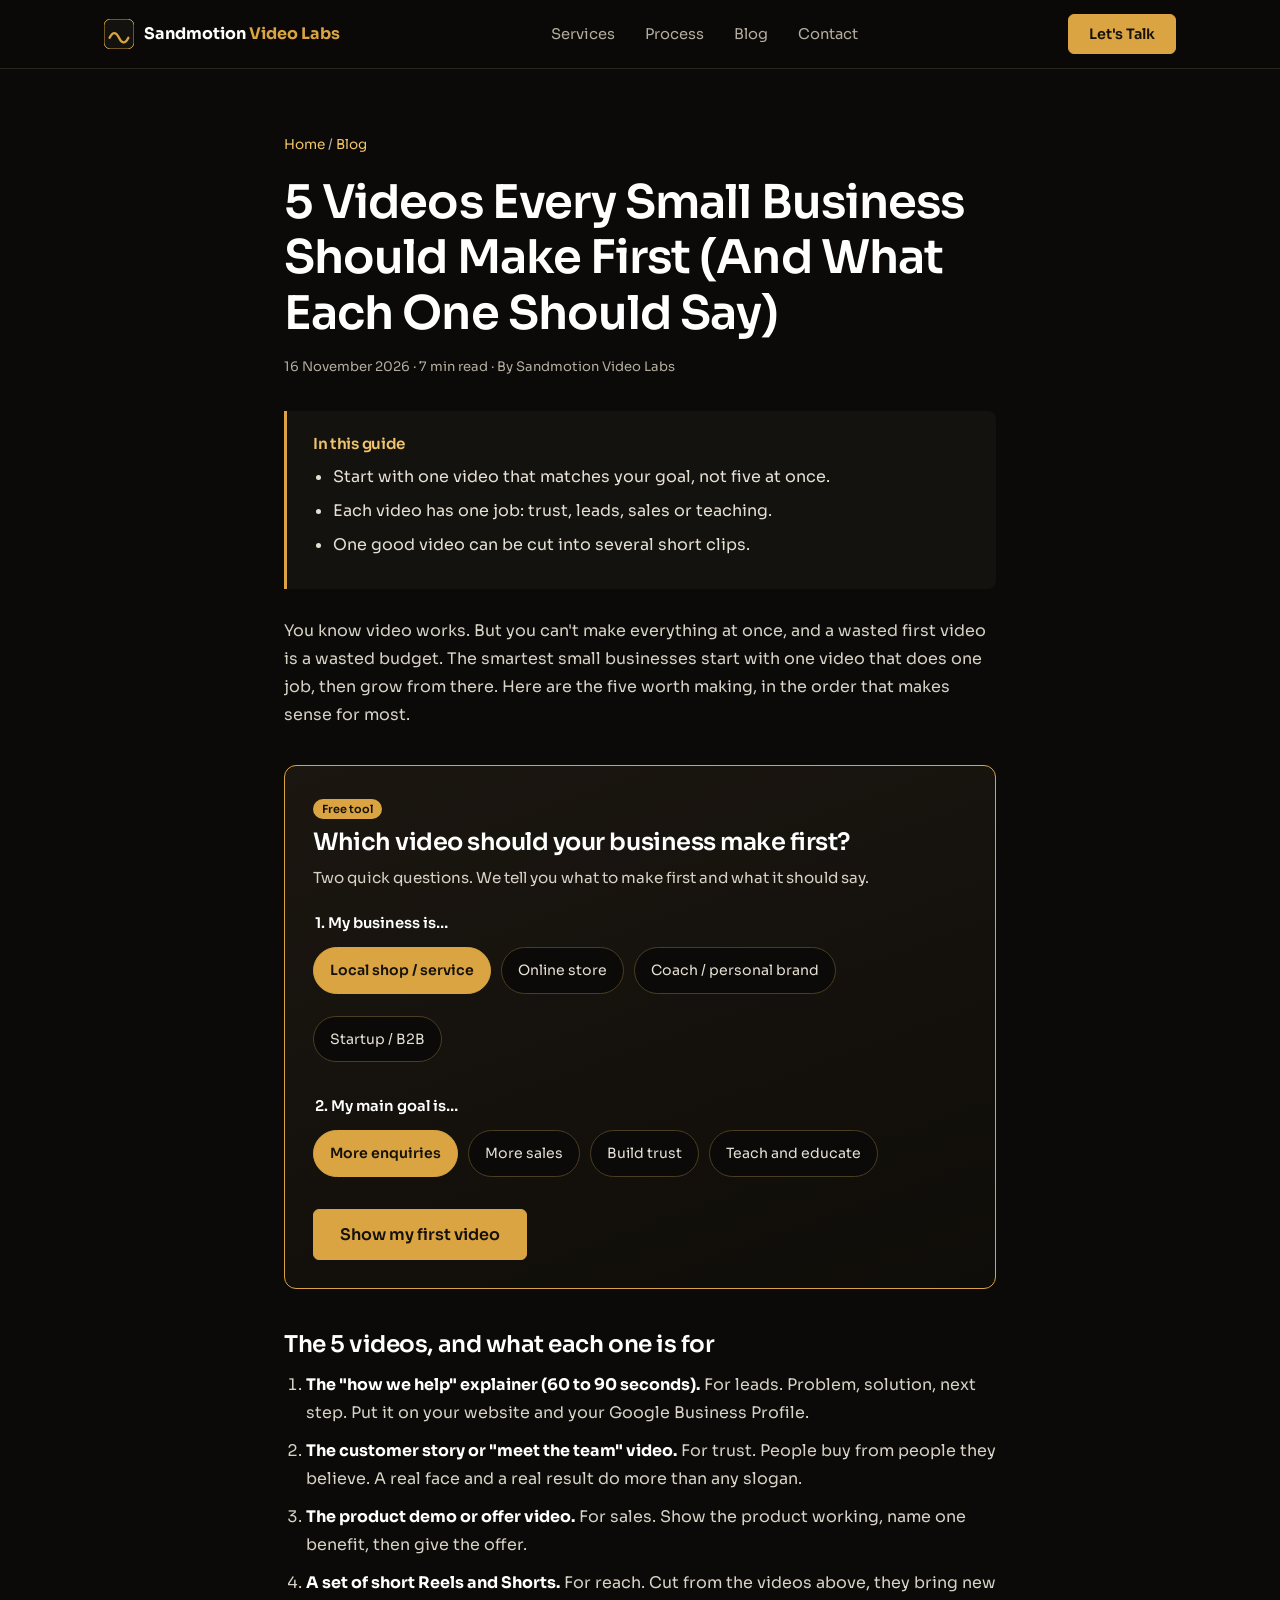
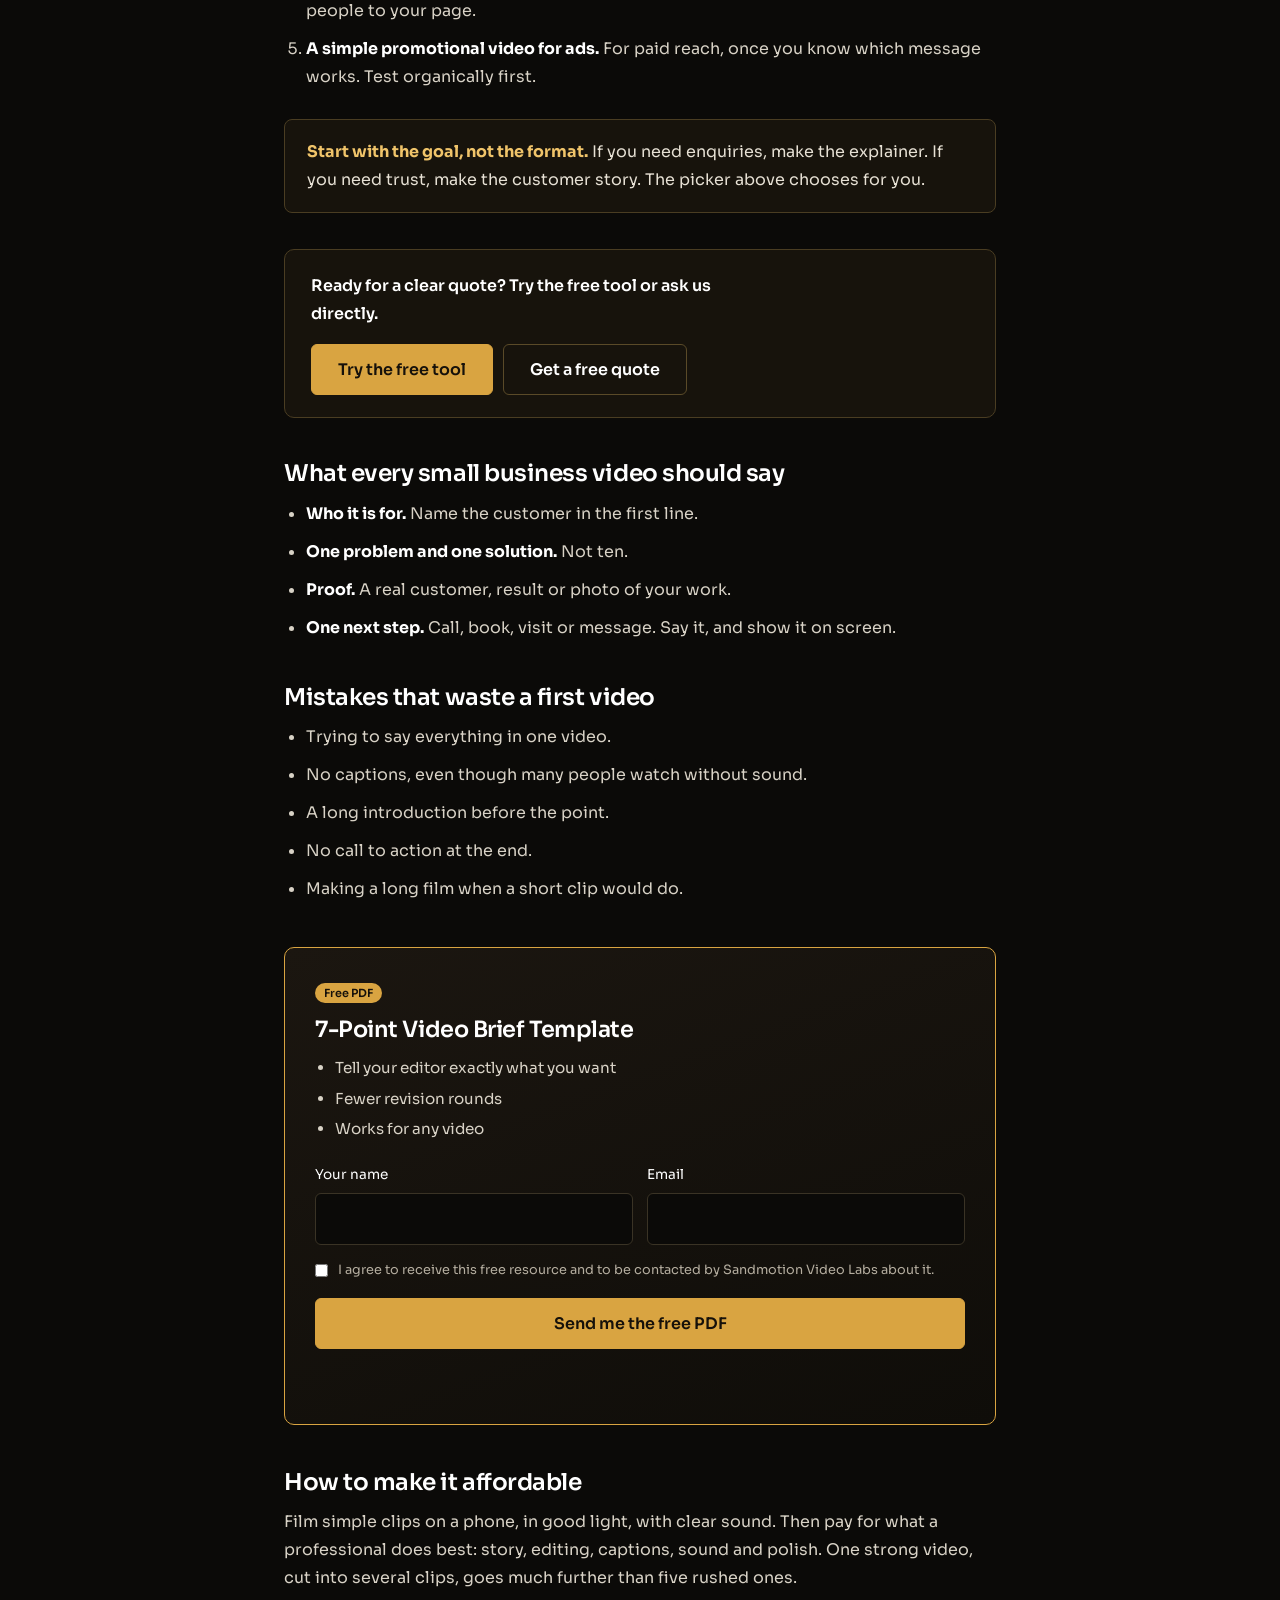
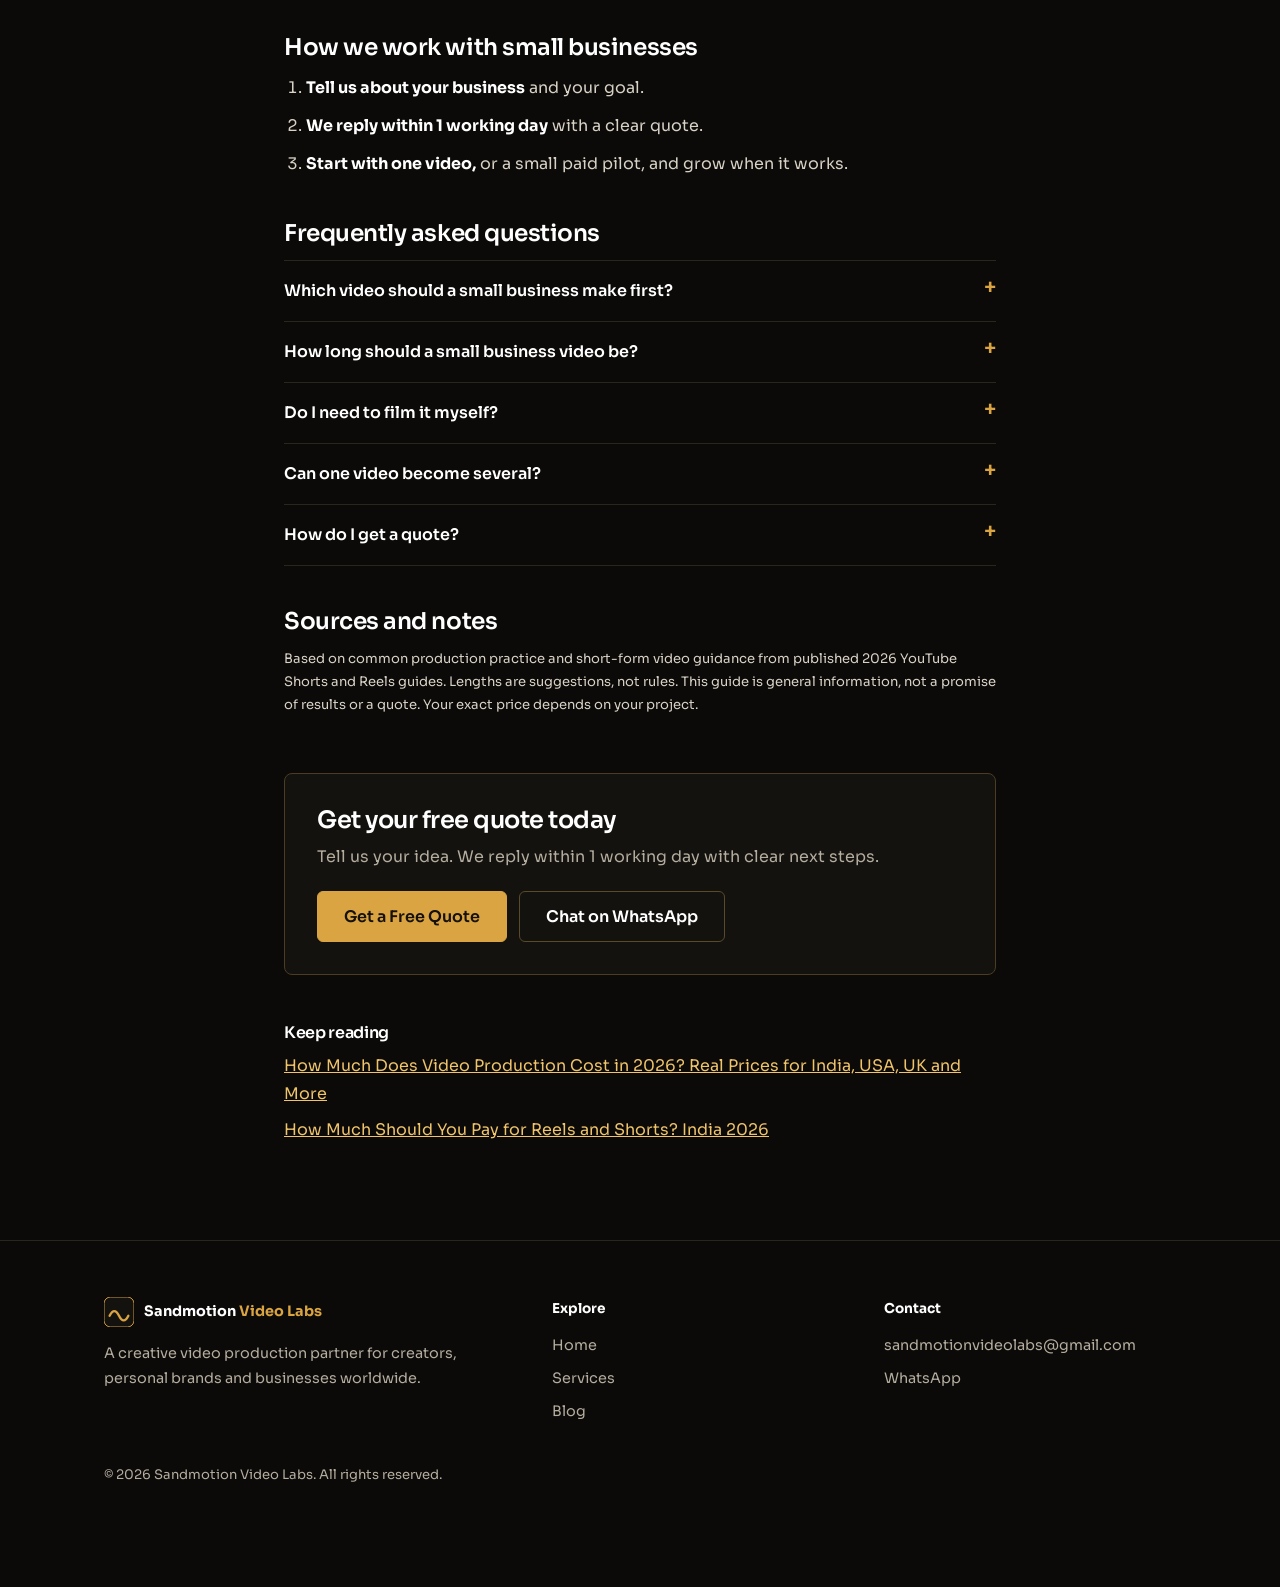
<file: blog/five-videos-small-business-should-make-first.html>
<!DOCTYPE html>
<html lang="en"><head><meta charset="utf-8"><meta name="viewport" content="width=device-width, initial-scale=1">
<title>5 Videos Every Small Business Should Make First (And What Each One Should Say) | Sandmotion Video Labs</title><meta name="description" content="Not sure which video your business needs first? See the 5 videos that work hardest for small businesses, and use the free picker to choose yours."><link rel="canonical" href="https://www.sandmotionvideolabs.in/blog/five-videos-small-business-should-make-first.html">
<meta property="og:type" content="article"><meta property="og:title" content="5 Videos Every Small Business Should Make First (And What Each One Should Say)"><meta property="og:description" content="Not sure which video your business needs first? See the 5 videos that work hardest for small businesses, and use the free picker to choose yours."><meta property="og:url" content="https://www.sandmotionvideolabs.in/blog/five-videos-small-business-should-make-first.html"><meta property="og:image" content="https://www.sandmotionvideolabs.in/og-image.jpg"><meta name="twitter:card" content="summary_large_image">
<meta name="theme-color" content="#0b0a08"><link rel="icon" href="data:image/svg+xml,%3Csvg xmlns='http://www.w3.org/2000/svg' viewBox='0 0 64 64'%3E%3Crect width='64' height='64' rx='14' fill='%230b0a08'/%3E%3Cpath d='M14 40q9-18 18 0t18 0' stroke='%23d9a441' stroke-width='6' fill='none' stroke-linecap='round'/%3E%3C/svg%3E"><link rel="preconnect" href="https://fonts.googleapis.com"><link rel="preconnect" href="https://fonts.gstatic.com" crossorigin><link href="https://fonts.googleapis.com/css2?family=Sora:wght@300;400;600;700&display=swap" rel="stylesheet"><link rel="stylesheet" href="blog.css"><script type="application/ld+json">{"@context": "https://schema.org", "@graph": [{"@type": "Article", "headline": "5 Videos Every Small Business Should Make First (And What Each One Should Say)", "description": "Not sure which video your business needs first? See the 5 videos that work hardest for small businesses, and use the free picker to choose yours.", "datePublished": "2026-11-16", "dateModified": "2026-11-16", "author": {"@type": "Organization", "name": "Sandmotion Video Labs"}, "publisher": {"@type": "Organization", "name": "Sandmotion Video Labs"}, "mainEntityOfPage": "https://www.sandmotionvideolabs.in/blog/five-videos-small-business-should-make-first.html"}, {"@type": "FAQPage", "mainEntity": [{"@type": "Question", "name": "Which video should a small business make first?", "acceptedAnswer": {"@type": "Answer", "text": "The one that matches your biggest goal. For enquiries, a short explainer. For trust, a customer story. For sales, a product demo. The picker on this page recommends one for you."}}, {"@type": "Question", "name": "How long should a small business video be?", "acceptedAnswer": {"@type": "Answer", "text": "Usually 30 to 90 seconds. Make it as short as the message allows."}}, {"@type": "Question", "name": "Do I need to film it myself?", "acceptedAnswer": {"@type": "Answer", "text": "Many businesses film short clips on a phone and send them for editing. If you want help planning or shooting, say so and we will quote it separately."}}, {"@type": "Question", "name": "Can one video become several?", "acceptedAnswer": {"@type": "Answer", "text": "Yes. A single video can be cut into several short clips for Reels and Shorts."}}, {"@type": "Question", "name": "How do I get a quote?", "acceptedAnswer": {"@type": "Answer", "text": "Send us a short message about your business. We reply within 1 working day."}}]}]}</script><script async src="https://www.googletagmanager.com/gtag/js?id=G-XXXXXXXXXX"></script><script>window.dataLayer=window.dataLayer||[];function gtag(){dataLayer.push(arguments)}gtag("js",new Date());gtag("config","G-XXXXXXXXXX");</script><style>
.est{margin:36px 0;padding:28px;border:1px solid var(--gold);border-radius:12px;background:linear-gradient(160deg,#1b1610,#0f0d09)}
.est h2{font-size:1.5rem;margin:6px 0 8px}.est>p{margin-bottom:20px;font-size:.95rem}
.est fieldset{border:0;padding:0;margin:0 0 20px}.est legend{font-weight:600;font-size:.92rem;margin-bottom:10px;color:#fff}
.opts{display:flex;flex-wrap:wrap;gap:10px}.opt{position:relative}.opt input{position:absolute;opacity:0;width:100%;height:100%;left:0;top:0;cursor:pointer}
.opt span{display:block;padding:10px 16px;border:1px solid #4a3d22;border-radius:99px;font-size:.88rem;color:#e6e0d4;background:#0b0a08;transition:all .2s}
.opt input:checked+span{background:var(--gold);border-color:var(--gold);color:#16110a;font-weight:600}
.opt input:focus-visible+span{outline:2px solid var(--gold2);outline-offset:2px}
.opt:hover span{border-color:var(--gold)}
#res{margin-top:24px;padding:22px;border-radius:10px;background:#0b0a08;border:1px solid #4a3d22}
#res[hidden]{display:none}#res .big{font-size:1.5rem;font-weight:600;color:var(--gold2);margin:6px 0}
#res ul{margin:12px 0 0 20px;color:#d8d2c6;font-size:.92rem}#res .fine{font-size:.78rem;margin-top:14px}
.meter{height:8px;border-radius:99px;background:#2a261d;margin:14px 0 6px;overflow:hidden}.meter i{display:block;height:100%;background:var(--gold);transition:width .5s}
.qform{margin-top:20px;display:grid;gap:12px}.qform[hidden]{display:none}.qform .btn{width:100%}
table{width:100%;border-collapse:collapse;margin:0 0 20px;font-size:.92rem}th,td{padding:12px 14px;border-bottom:1px solid var(--line);text-align:left;vertical-align:top}th{color:var(--gold2);font-weight:600}td{color:#d8d2c6}
.tw{overflow-x:auto}
details{border-top:1px solid var(--line);padding:16px 0}details:last-of-type{border-bottom:1px solid var(--line)}
summary{cursor:pointer;font-weight:600;list-style:none;display:flex;justify-content:space-between;gap:16px;color:#fff}summary::-webkit-details-marker{display:none}summary::after{content:"+";color:var(--gold);font-size:1.3rem;line-height:1}details[open] summary::after{content:"\2212"}
details p{margin:10px 0 0}
.src{font-size:.82rem;color:var(--mute)}.src li{margin-bottom:4px}.src a{color:var(--gold2)}
.cta-s{margin:36px 0;padding:22px 26px;border:1px solid #4a3d22;border-radius:10px;background:rgba(217,164,65,.06);display:flex;flex-wrap:wrap;gap:16px;align-items:center;justify-content:space-between}
.cta-s p{margin:0;color:#fff;font-weight:600;max-width:34ch}.cta-s .row{display:flex;gap:10px;flex-wrap:wrap}
</style><style>.est select,.est textarea{font:inherit;font-size:.95rem;background:#0b0a08;color:#fff;border:1px solid #3a3325;border-radius:6px;padding:12px 14px;width:100%}.est label{margin-bottom:12px}.est input[type=number]{max-width:100%}</style></head>
<body><div id="bar" aria-hidden="true"></div>
<header><div class="wrap"><nav aria-label="Main"><a class="logo" href="../index.html"><svg viewBox="0 0 64 64" aria-hidden="true"><rect width="64" height="64" rx="14" fill="#14120e" stroke="#d9a441" stroke-width="2"/><path d="M12 40q10-20 20 0t20 0" stroke="#d9a441" stroke-width="5" fill="none" stroke-linecap="round"/></svg><b>Sandmotion <span>Video Labs</span></b></a>
<ul><li><a href="../index.html#services">Services</a></li><li><a href="../index.html#process">Process</a></li><li><a href="./">Blog</a></li><li><a href="../index.html#contact">Contact</a></li></ul>
<a class="btn" href="../index.html#contact" data-evt="nav_lets_talk">Let's Talk</a></nav></div></header>
<main><article class="post"><div class="wrap narrow"><p class="crumb"><a href="../index.html">Home</a> / <a href="./">Blog</a></p>
<h1>5 Videos Every Small Business Should Make First (And What Each One Should Say)</h1><p class="meta"><time datetime="2026-11-16">16 November 2026</time> · 7 min read · By Sandmotion Video Labs</p>
<div class="takeaways"><h2>In this guide</h2><ul><li>Start with one video that matches your goal, not five at once.</li><li>Each video has one job: trust, leads, sales or teaching.</li><li>One good video can be cut into several short clips.</li></ul></div>
<div class="prose"><p>You know video works. But you can't make everything at once, and a wasted first video is a wasted budget. The smartest small businesses start with one video that does one job, then grow from there. Here are the five worth making, in the order that makes sense for most.</p>
<section class="est" id="estimator" aria-labelledby="est-h"><span class="badge" style="margin-left:0">Free tool</span><h2 id="est-h">Which video should your business make first?</h2><p>Two quick questions. We tell you what to make first and what it should say.</p><fieldset><legend>1. My business is…</legend><div class="opts"><label class="opt"><input type="radio" name="biz" value="a local shop or service" checked><span>Local shop / service</span></label><label class="opt"><input type="radio" name="biz" value="an online store"><span>Online store</span></label><label class="opt"><input type="radio" name="biz" value="a coach, consultant or personal brand"><span>Coach / personal brand</span></label><label class="opt"><input type="radio" name="biz" value="a startup or B2B company"><span>Startup / B2B</span></label></div></fieldset><fieldset><legend>2. My main goal is…</legend><div class="opts"><label class="opt"><input type="radio" name="goal" value="leads" checked><span>More enquiries</span></label><label class="opt"><input type="radio" name="goal" value="sales"><span>More sales</span></label><label class="opt"><input type="radio" name="goal" value="trust"><span>Build trust</span></label><label class="opt"><input type="radio" name="goal" value="learn"><span>Teach and educate</span></label></div></fieldset><button class="btn" type="button" id="go">Show my first video</button><div id="res" hidden aria-live="polite"></div>
<form class="qform" id="qf" hidden novalidate><h3 style="font-size:1.1rem">Get a free quote for my first video</h3><div class="mrow"><label>Your name<input name="name" autocomplete="name" required></label><label>Email<input name="email" type="email" autocomplete="email" required></label></div>
<label>WhatsApp number (with country code)<input name="phone" type="tel" autocomplete="tel" inputmode="tel" placeholder="+91 98765 43210" required></label>
<label>Link to your website or Instagram <small style="color:var(--mute)">(optional)</small><input name="note"></label>
<div class="hp" aria-hidden="true"><label>Leave empty<input name="website" tabindex="-1" autocomplete="off"></label></div>
<label class="consent"><input type="checkbox" name="consent" required><span>I agree that Sandmotion Video Labs may contact me about this enquiry and store my details to do so.</span></label>
<button class="btn" type="submit">Get My Free Quote</button><p class="mstatus" id="qs" role="status" aria-live="polite"></p></form></section>
<h2 id="five">The 5 videos, and what each one is for</h2>
<ol><li><strong>The "how we help" explainer (60 to 90 seconds).</strong> For leads. Problem, solution, next step. Put it on your website and your Google Business Profile.</li><li><strong>The customer story or "meet the team" video.</strong> For trust. People buy from people they believe. A real face and a real result do more than any slogan.</li><li><strong>The product demo or offer video.</strong> For sales. Show the product working, name one benefit, then give the offer.</li><li><strong>A set of short Reels and Shorts.</strong> For reach. Cut from the videos above, they bring new people to your page.</li><li><strong>A simple promotional video for ads.</strong> For paid reach, once you know which message works. Test organically first.</li></ol>
<div class="tip"><strong>Start with the goal, not the format.</strong> If you need enquiries, make the explainer. If you need trust, make the customer story. The picker above chooses for you.</div>
<div class="cta-s"><p>Ready for a clear quote? Try the free tool or ask us directly.</p><div class="row"><a class="btn" href="#estimator" data-evt="cta_tool">Try the free tool</a><a class="btn ghost" href="../index.html#contact" data-evt="cta_quote">Get a free quote</a></div></div>
<h2 id="say">What every small business video should say</h2>
<ul><li><strong>Who it is for.</strong> Name the customer in the first line.</li><li><strong>One problem and one solution.</strong> Not ten.</li><li><strong>Proof.</strong> A real customer, result or photo of your work.</li><li><strong>One next step.</strong> Call, book, visit or message. Say it, and show it on screen.</li></ul>
<h2 id="mistakes">Mistakes that waste a first video</h2>
<ul><li>Trying to say everything in one video.</li><li>No captions, even though many people watch without sound.</li><li>A long introduction before the point.</li><li>No call to action at the end.</li><li>Making a long film when a short clip would do.</li></ul>
<aside class="magnet" aria-label="Free download"><span class="badge">Free PDF</span><h3>7-Point Video Brief Template</h3><ul><li>Tell your editor exactly what you want</li><li>Fewer revision rounds</li><li>Works for any video</li></ul><form class="mform" data-title="7-Point Video Brief Template" data-file="Free-Video-Brief-Template.pdf" novalidate><div class="mrow"><label>Your name<input name="name" autocomplete="name" required></label><label>Email<input name="email" type="email" autocomplete="email" required></label></div><div class="hp" aria-hidden="true"><label>Leave empty<input name="website" tabindex="-1" autocomplete="off"></label></div><label class="consent"><input type="checkbox" name="consent" required><span>I agree to receive this free resource and to be contacted by Sandmotion Video Labs about it.</span></label><button class="btn" type="submit">Send me the free PDF</button><p class="mstatus" role="status" aria-live="polite"></p></form><a class="btn dl" href="Free-Video-Brief-Template.pdf" download hidden data-evt="magnet_download">Download your free PDF</a></aside>
<h2 id="how">How to make it affordable</h2>
<p>Film simple clips on a phone, in good light, with clear sound. Then pay for what a professional does best: story, editing, captions, sound and polish. One strong video, cut into several clips, goes much further than five rushed ones.</p>
<h2 id="how-we-work">How we work with small businesses</h2>
<ol><li><strong>Tell us about your business</strong> and your goal.</li><li><strong>We reply within 1 working day</strong> with a clear quote.</li><li><strong>Start with one video,</strong> or a small paid pilot, and grow when it works.</li></ol>
<h2 id="faq">Frequently asked questions</h2><details><summary>Which video should a small business make first?</summary><p>The one that matches your biggest goal. For enquiries, a short explainer. For trust, a customer story. For sales, a product demo. The picker on this page recommends one for you.</p></details><details><summary>How long should a small business video be?</summary><p>Usually 30 to 90 seconds. Make it as short as the message allows.</p></details><details><summary>Do I need to film it myself?</summary><p>Many businesses film short clips on a phone and send them for editing. If you want help planning or shooting, say so and we will quote it separately.</p></details><details><summary>Can one video become several?</summary><p>Yes. A single video can be cut into several short clips for Reels and Shorts.</p></details><details><summary>How do I get a quote?</summary><p>Send us a short message about your business. We reply within 1 working day.</p></details>
<h2 id="notes">Sources and notes</h2><p class="src">Based on common production practice and short-form video guidance from published 2026 YouTube Shorts and Reels guides. Lengths are suggestions, not rules. This guide is general information, not a promise of results or a quote. Your exact price depends on your project.</p>
</div>
<aside class="cta"><h2>Get your free quote today</h2><p>Tell us your idea. We reply within 1 working day with clear next steps.</p><div class="row"><a class="btn" href="../index.html#contact" data-evt="blog_start_project">Get a Free Quote</a><a class="btn ghost" href="https://wa.me/918208072906?text=Hi%20Sandmotion%20Video%20Labs%2C%20I%20read%20your%20guide%20and%20would%20like%20a%20quote." target="_blank" rel="noopener" data-evt="whatsapp_click">Chat on WhatsApp</a></div></aside>
<div class="related"><h3>Keep reading</h3><ul><li><a href="video-production-cost-2026.html">How Much Does Video Production Cost in 2026? Real Prices for India, USA, UK and More</a></li><li><a href="reels-shorts-cost-india.html">How Much Should You Pay for Reels and Shorts? India 2026</a></li></ul></div></div></article></main>
<footer><div class="wrap"><div class="fgrid"><div><a class="logo" href="../index.html"><svg viewBox="0 0 64 64" aria-hidden="true"><rect width="64" height="64" rx="14" fill="#14120e" stroke="#d9a441" stroke-width="2"/><path d="M12 40q10-20 20 0t20 0" stroke="#d9a441" stroke-width="5" fill="none" stroke-linecap="round"/></svg><b>Sandmotion <span>Video Labs</span></b></a><p style="margin-top:14px;font-size:.9rem">A creative video production partner for creators, personal brands and businesses worldwide.</p></div>
<div><h4>Explore</h4><ul><li><a href="../index.html">Home</a></li><li><a href="../index.html#services">Services</a></li><li><a href="./">Blog</a></li></ul></div>
<div><h4>Contact</h4><ul><li><a href="mailto:sandmotionvideolabs@gmail.com">sandmotionvideolabs@gmail.com</a></li><li><a href="https://wa.me/918208072906" target="_blank" rel="noopener" data-evt="whatsapp_click">WhatsApp</a></li></ul></div></div>
<p class="copy">&copy; 2026 Sandmotion Video Labs. All rights reserved.</p></div></footer>
<div class="mcta"><a class="btn" href="../index.html#contact" data-evt="mobile_start_project">Start Your Project</a><a class="btn ghost" href="https://wa.me/918208072906?text=Hi%20Sandmotion%20Video%20Labs%2C%20I%27d%20like%20to%20discuss%20a%20video%20project." target="_blank" rel="noopener" data-evt="whatsapp_click">WhatsApp</a></div>
<script src="blog.js"></script>
<script>
(function(){
 var go=document.getElementById('go'),res=document.getElementById('res'),qf=document.getElementById('qf'),qs=document.getElementById('qs'),LEAD={};
 function v(n){var e=document.querySelector('input[name="'+n+'"]:checked');return e?e.value:''}
 function ck(n){return [].slice.call(document.querySelectorAll('input[name="'+n+'"]:checked')).map(function(e){return e.value})}
 function val(id){var e=document.getElementById(id);return e?e.value.trim():''}
 function run(){
 var biz=v('biz'),goal=v('goal');
 var V={leads:{t:'A "how we help" explainer',l:'60 to 90 seconds',s:['Open with the problem your customer has','Show your solution in three simple steps','End with one clear action: call, book or enquire'],n:'Cut it into three short clips for Reels and Shorts.'},
 sales:{t:'A product demo or offer video',l:'30 to 60 seconds',s:['Show the product being used in the first 3 seconds','Name the one benefit that matters most','Finish with the offer and how to buy'],n:'Make a vertical version for social and ads.'},
 trust:{t:'A customer story or "meet the team" video',l:'60 to 120 seconds',s:['Let a real customer or the owner speak','Cover the problem, the help and the result','Close with a warm invitation to get in touch'],n:'Use quotes from it as captions on your other videos.'},
 learn:{t:'A short tips video you can repeat',l:'30 to 60 seconds',s:['Start with a question your customers ask','Give one clear, useful answer','Ask them to follow or message for more'],n:'Make it a series so each video builds on the last.'}};
 var p=V[goal];
 return {html:'<strong>Make this first</strong><div class="big">'+p.t+'</div><p style="font-size:.92rem">Best length: '+p.l+'. You are '+biz+'.</p><ul>'+p.s.map(function(x){return '<li>'+x+'</li>'}).join('')+'<li>'+p.n+'</li></ul><p class="fine">General guidance, not a promise of results. Your exact quote depends on your idea.</p>',service:'Business promotional videos',budget:'One video',msg:'Business: '+biz+' | Goal: '+goal+' | First video: '+p.t}}
 go.addEventListener('click',function(){var r=run();if(!r)return;LEAD=r;res.innerHTML=r.html;res.hidden=false;qf.hidden=false;res.scrollIntoView({behavior:'smooth',block:'nearest'});if(window.gtag)gtag('event','tool_used',{tool:'Free video picker'})});
 var re=/^[^\s@]+@[^\s@]+\.[^\s@]{2,}$/;
 qf.addEventListener('submit',function(e){
  e.preventDefault();qs.className='mstatus';qs.textContent='';var d=qf.elements;
  if(!d.name.value.trim()||!re.test(d.email.value.trim())){qs.className='mstatus bad';qs.textContent='Please enter your name and a valid email address.';return}
  var dg=d.phone.value.replace(/\D/g,'');if(dg.length<8||dg.length>15){qs.className='mstatus bad';qs.textContent='Please enter a valid WhatsApp number with country code.';return}
  if(!d.consent.checked){qs.className='mstatus bad';qs.textContent='Please tick the consent box to continue.';return}
  if(d.website.value)return;
  if(!/^https:\/\/script\.google\.com\//.test(ENDPOINT)){qs.className='mstatus bad';qs.textContent='This form is not connected yet. Please use WhatsApp or email for now.';return}
  var fd=new FormData(),msg='[Free video picker] '+LEAD.msg+' | WhatsApp: '+d.phone.value.trim()+(d.note.value.trim()?' | Note: '+d.note.value.trim():'');
  fd.append('name',d.name.value.trim());fd.append('email',d.email.value.trim());fd.append('company','');fd.append('service',LEAD.service);fd.append('budget',LEAD.budget);fd.append('message',msg);fd.append('consent','on');fd.append('website','');
  var b=qf.querySelector('button[type=submit]');b.disabled=true;b.textContent='Sending...';
  fetch(ENDPOINT,{method:'POST',body:fd}).then(function(r){return r.json()}).then(function(r){
   if(!r||r.result!=='success')throw new Error('fail');
   qs.className='mstatus ok';qs.textContent='Thank you. We have your details and will reply by email within 1 working day.';
   if(window.gtag)gtag('event','generate_lead',{form:'Free video picker',service:LEAD.service});qf.reset()})
  .catch(function(){qs.className='mstatus bad';qs.textContent='We could not send that. Please try again, or message us on WhatsApp.'})
  .finally(function(){b.disabled=false;b.textContent='Get My Free Quote'})});
})();
</script></body></html>
</file>
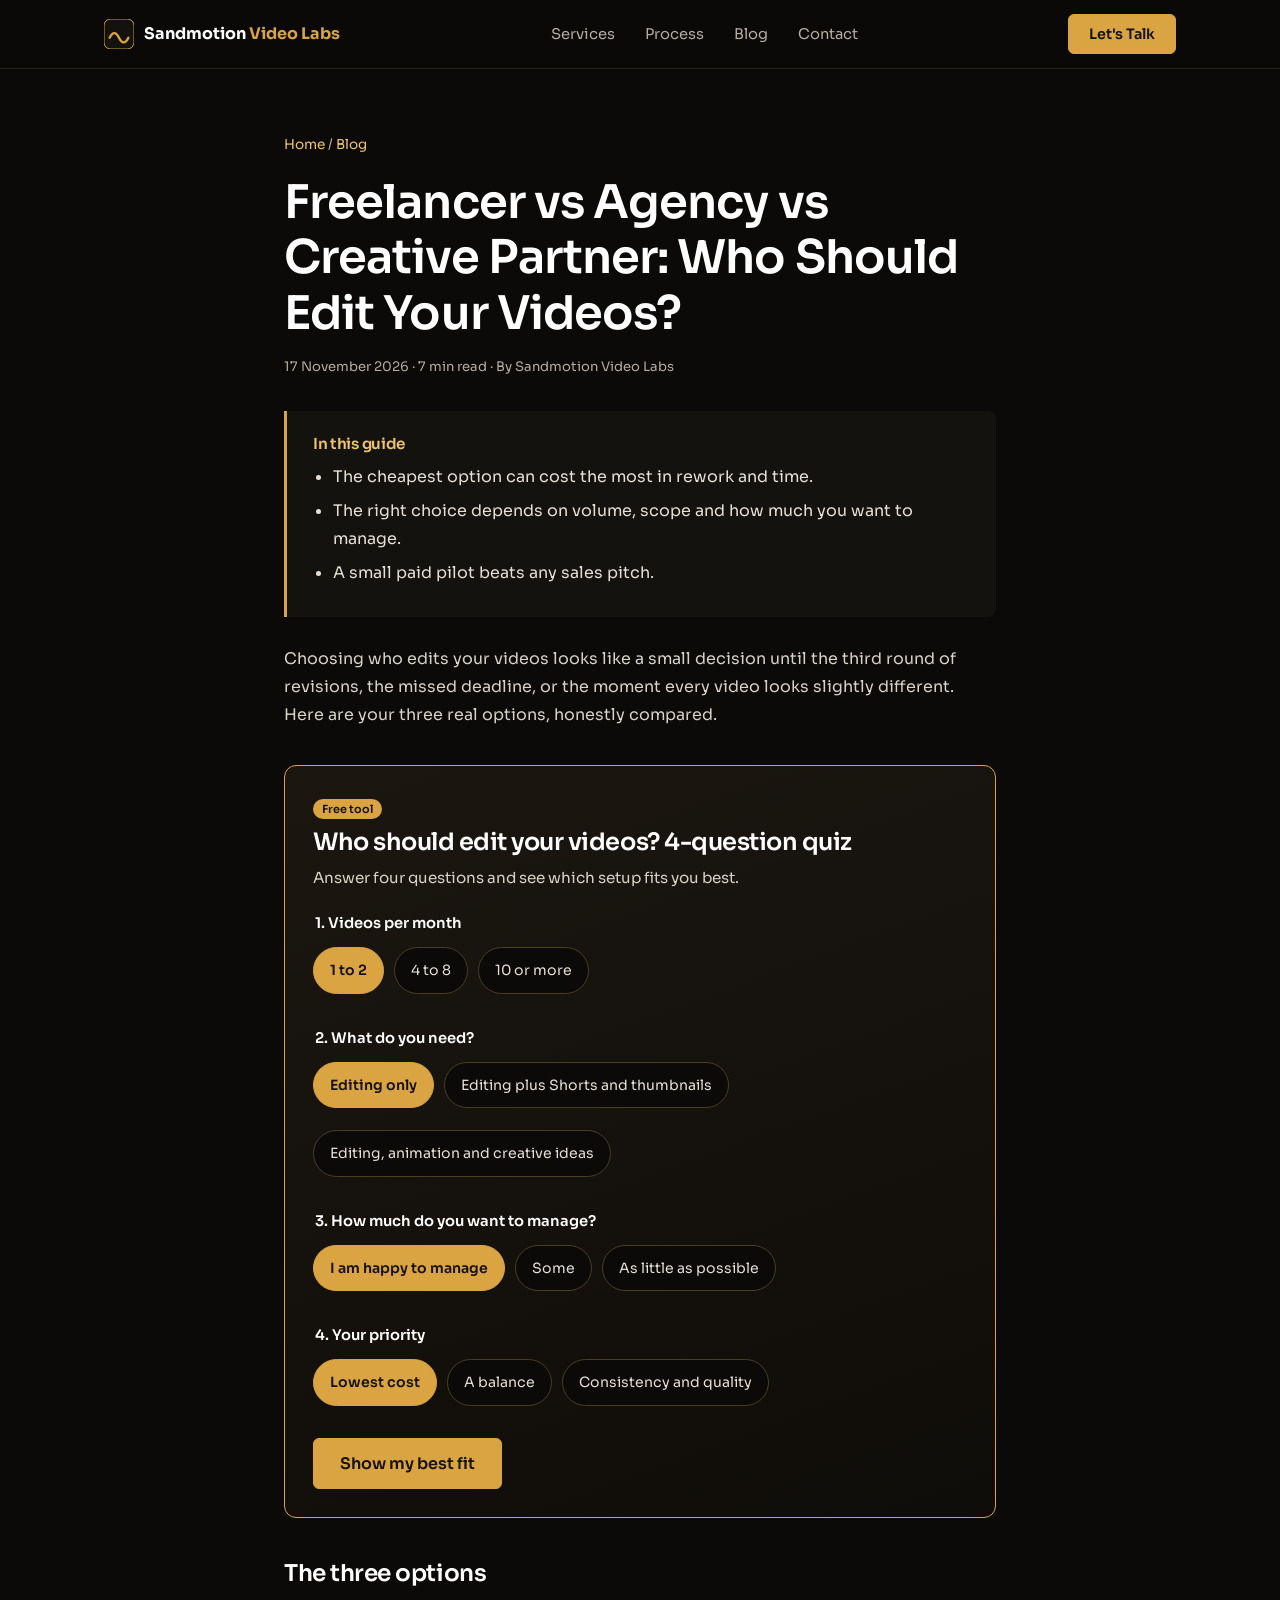
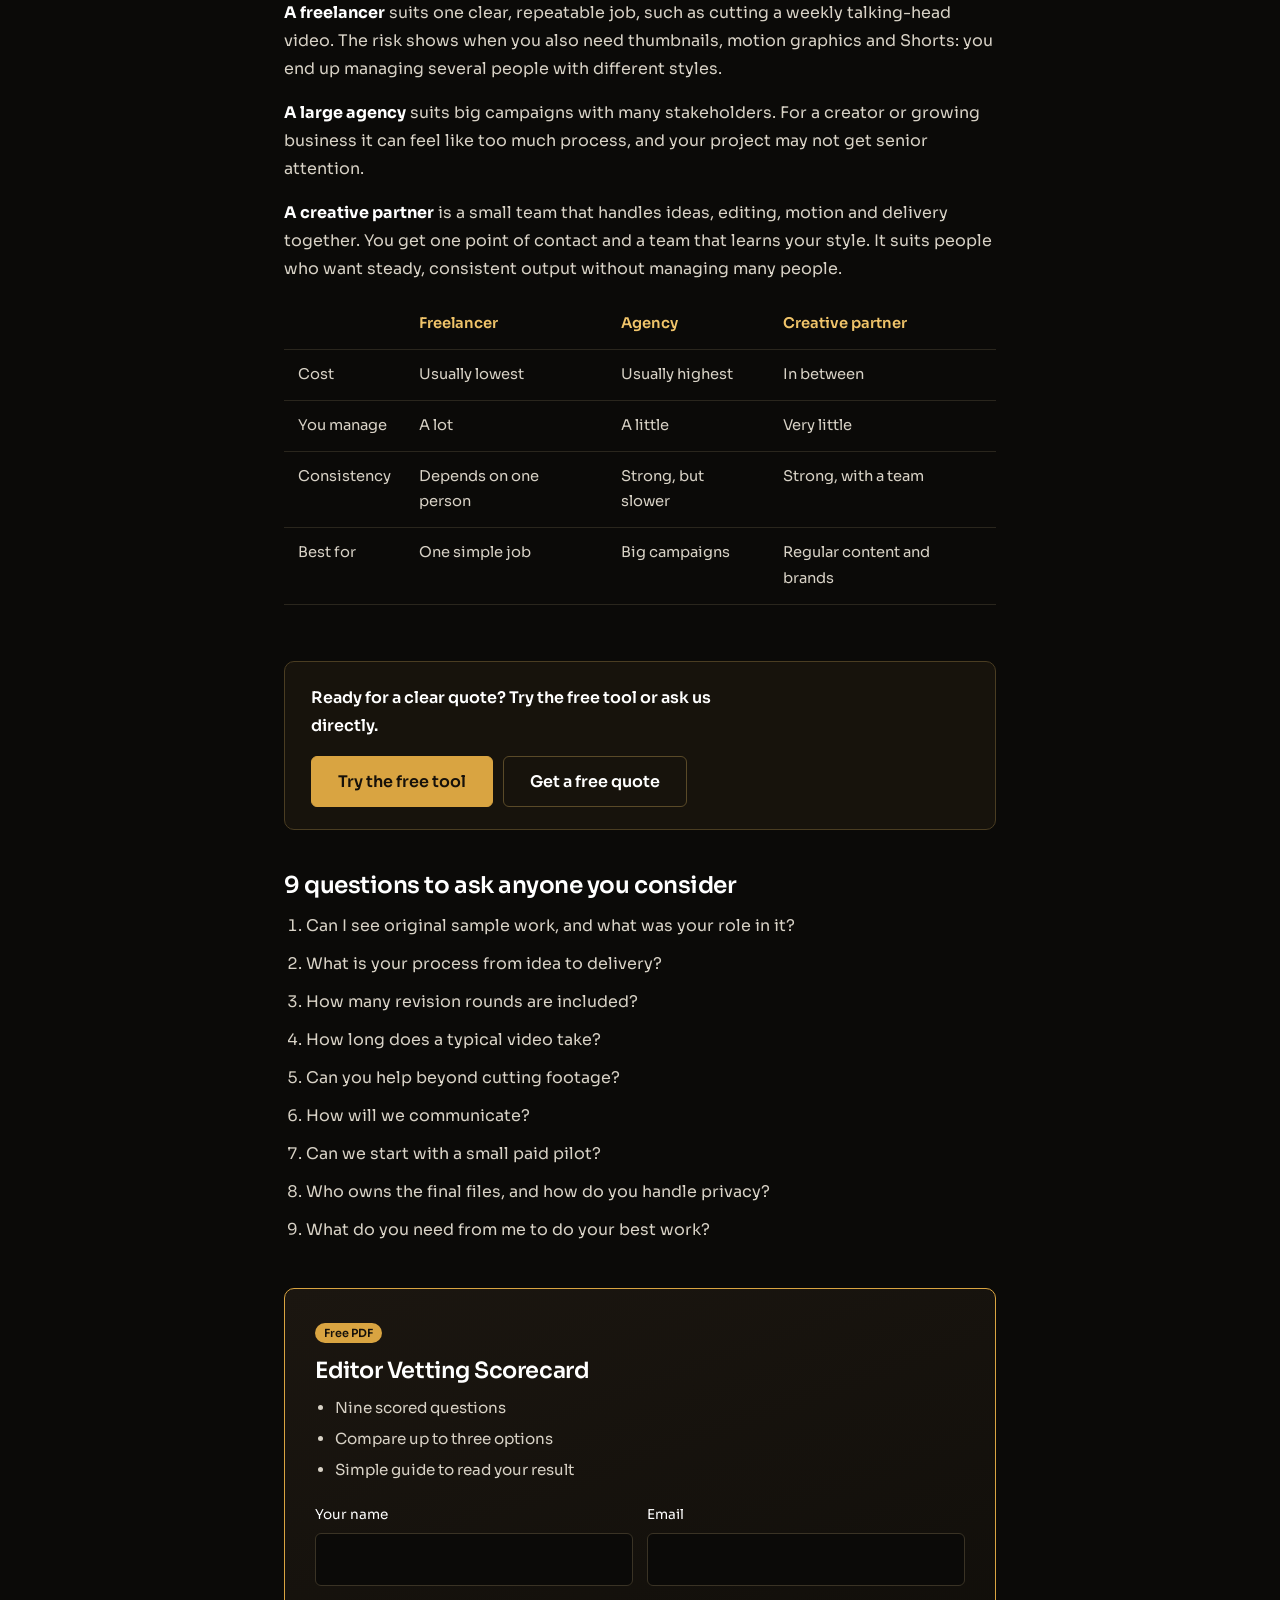
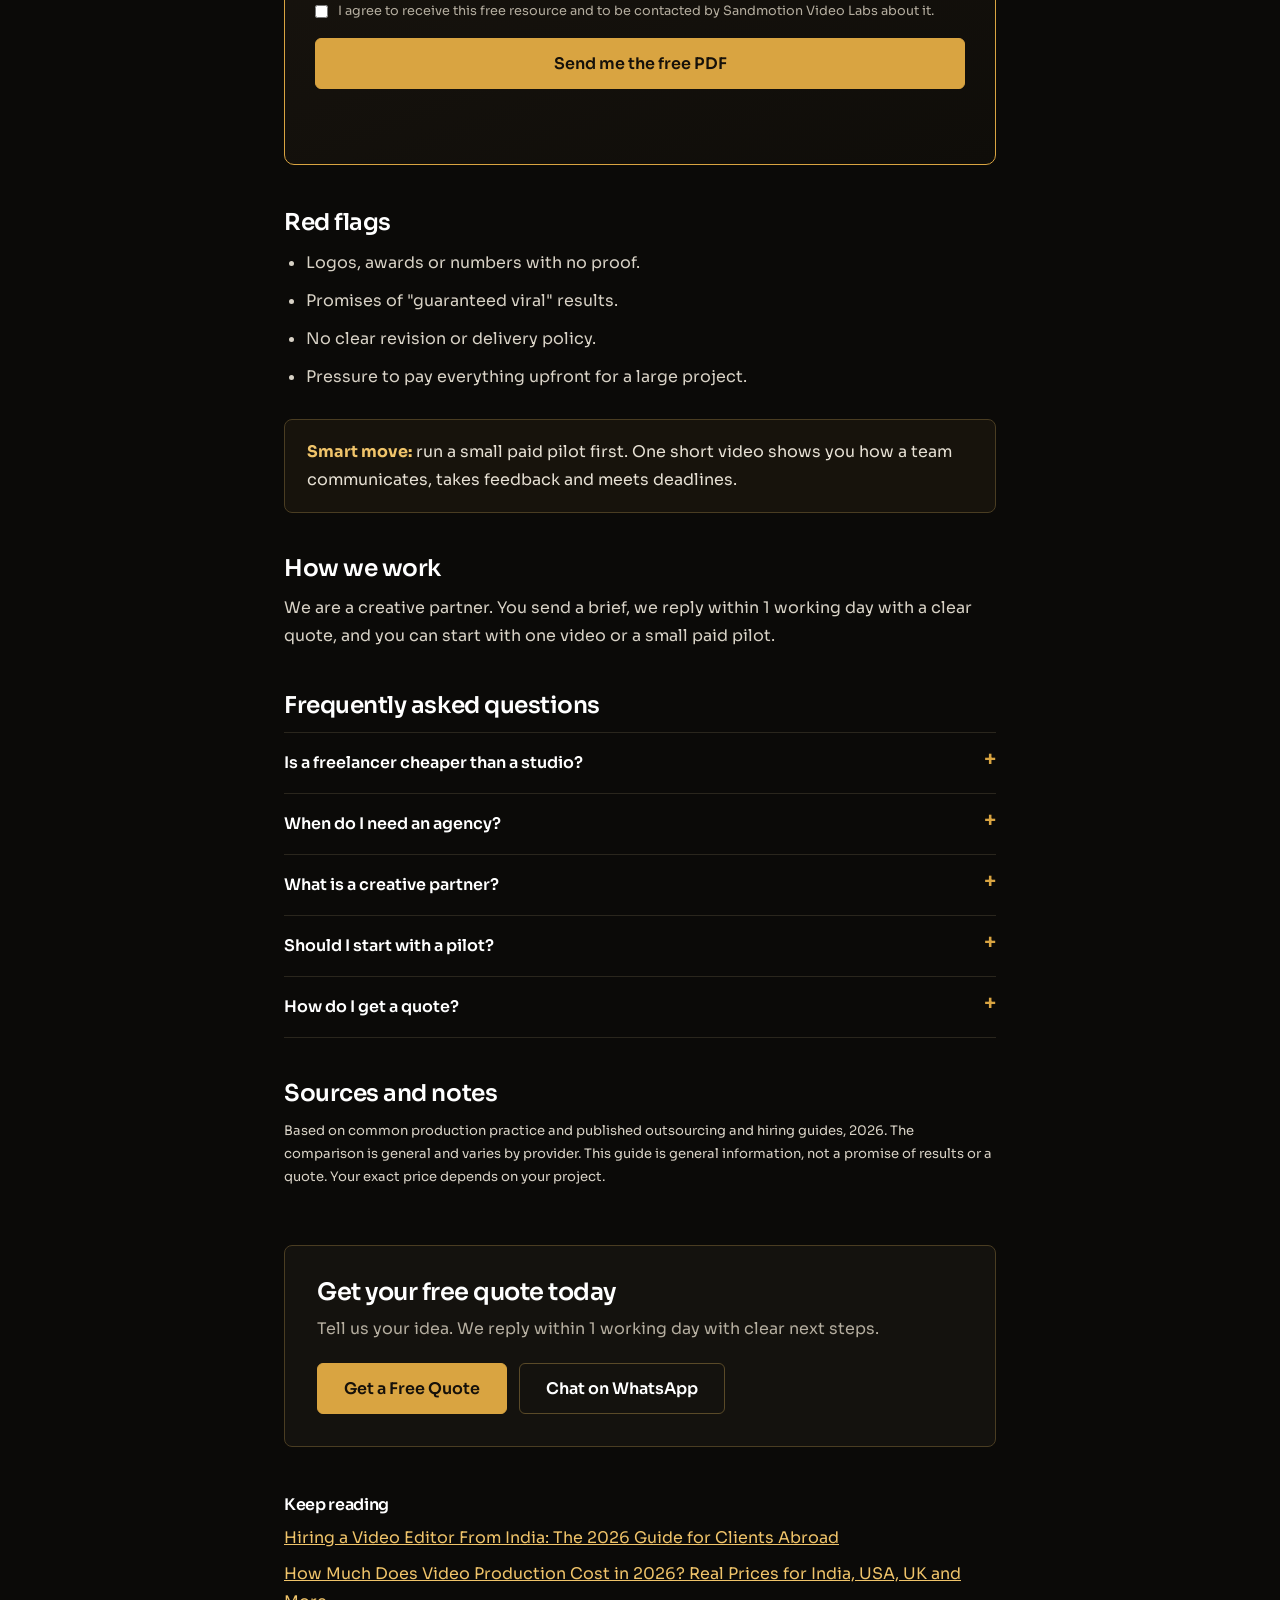
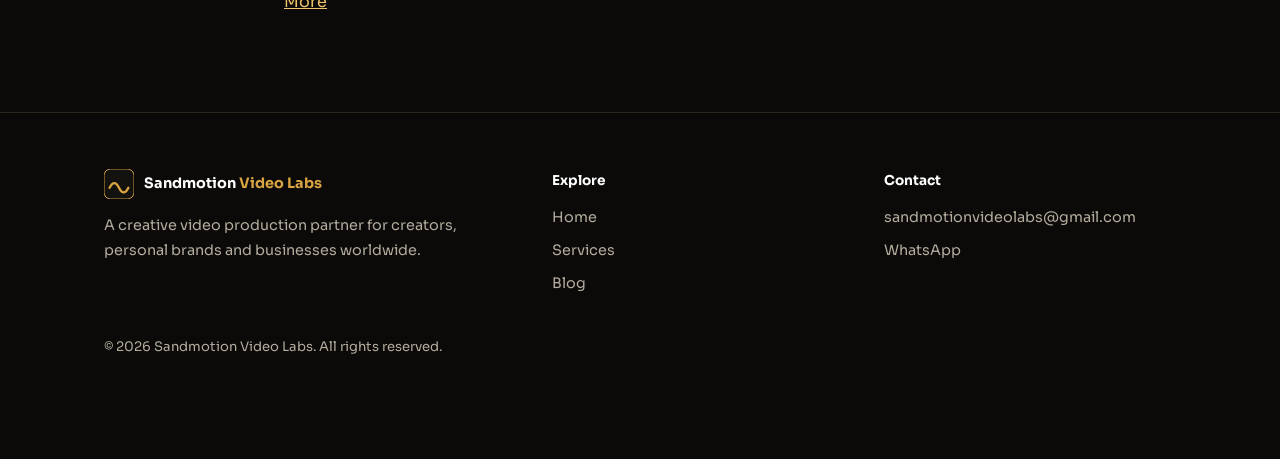
<file: blog/freelancer-vs-agency-vs-creative-partner.html>
<!DOCTYPE html>
<html lang="en"><head><meta charset="utf-8"><meta name="viewport" content="width=device-width, initial-scale=1">
<title>Freelancer vs Agency vs Creative Partner: Who Should Edit Your Videos? | Sandmotion Video Labs</title><meta name="description" content="Freelancer, agency or creative partner? Compare the three options, take the free 4-question quiz and get a scorecard to hire with confidence."><link rel="canonical" href="https://www.sandmotionvideolabs.in/blog/freelancer-vs-agency-vs-creative-partner.html">
<meta property="og:type" content="article"><meta property="og:title" content="Freelancer vs Agency vs Creative Partner: Who Should Edit Your Videos?"><meta property="og:description" content="Freelancer, agency or creative partner? Compare the three options, take the free 4-question quiz and get a scorecard to hire with confidence."><meta property="og:url" content="https://www.sandmotionvideolabs.in/blog/freelancer-vs-agency-vs-creative-partner.html"><meta property="og:image" content="https://www.sandmotionvideolabs.in/og-image.jpg"><meta name="twitter:card" content="summary_large_image">
<meta name="theme-color" content="#0b0a08"><link rel="icon" href="data:image/svg+xml,%3Csvg xmlns='http://www.w3.org/2000/svg' viewBox='0 0 64 64'%3E%3Crect width='64' height='64' rx='14' fill='%230b0a08'/%3E%3Cpath d='M14 40q9-18 18 0t18 0' stroke='%23d9a441' stroke-width='6' fill='none' stroke-linecap='round'/%3E%3C/svg%3E"><link rel="preconnect" href="https://fonts.googleapis.com"><link rel="preconnect" href="https://fonts.gstatic.com" crossorigin><link href="https://fonts.googleapis.com/css2?family=Sora:wght@300;400;600;700&display=swap" rel="stylesheet"><link rel="stylesheet" href="blog.css"><script type="application/ld+json">{"@context": "https://schema.org", "@graph": [{"@type": "Article", "headline": "Freelancer vs Agency vs Creative Partner: Who Should Edit Your Videos?", "description": "Freelancer, agency or creative partner? Compare the three options, take the free 4-question quiz and get a scorecard to hire with confidence.", "datePublished": "2026-11-17", "dateModified": "2026-11-17", "author": {"@type": "Organization", "name": "Sandmotion Video Labs"}, "publisher": {"@type": "Organization", "name": "Sandmotion Video Labs"}, "mainEntityOfPage": "https://www.sandmotionvideolabs.in/blog/freelancer-vs-agency-vs-creative-partner.html"}, {"@type": "FAQPage", "mainEntity": [{"@type": "Question", "name": "Is a freelancer cheaper than a studio?", "acceptedAnswer": {"@type": "Answer", "text": "Often yes, for one simple job. For regular content, the time you spend managing can erase the saving."}}, {"@type": "Question", "name": "When do I need an agency?", "acceptedAnswer": {"@type": "Answer", "text": "For large campaigns with many stakeholders, approvals and deliverables."}}, {"@type": "Question", "name": "What is a creative partner?", "acceptedAnswer": {"@type": "Answer", "text": "A small team that handles ideas, editing, animation and delivery together, with one point of contact."}}, {"@type": "Question", "name": "Should I start with a pilot?", "acceptedAnswer": {"@type": "Answer", "text": "Yes. A small paid pilot is the safest way to test quality, communication and speed."}}, {"@type": "Question", "name": "How do I get a quote?", "acceptedAnswer": {"@type": "Answer", "text": "Send us a short message. We reply within 1 working day."}}]}]}</script><script async src="https://www.googletagmanager.com/gtag/js?id=G-XXXXXXXXXX"></script><script>window.dataLayer=window.dataLayer||[];function gtag(){dataLayer.push(arguments)}gtag("js",new Date());gtag("config","G-XXXXXXXXXX");</script><style>
.est{margin:36px 0;padding:28px;border:1px solid var(--gold);border-radius:12px;background:linear-gradient(160deg,#1b1610,#0f0d09)}
.est h2{font-size:1.5rem;margin:6px 0 8px}.est>p{margin-bottom:20px;font-size:.95rem}
.est fieldset{border:0;padding:0;margin:0 0 20px}.est legend{font-weight:600;font-size:.92rem;margin-bottom:10px;color:#fff}
.opts{display:flex;flex-wrap:wrap;gap:10px}.opt{position:relative}.opt input{position:absolute;opacity:0;width:100%;height:100%;left:0;top:0;cursor:pointer}
.opt span{display:block;padding:10px 16px;border:1px solid #4a3d22;border-radius:99px;font-size:.88rem;color:#e6e0d4;background:#0b0a08;transition:all .2s}
.opt input:checked+span{background:var(--gold);border-color:var(--gold);color:#16110a;font-weight:600}
.opt input:focus-visible+span{outline:2px solid var(--gold2);outline-offset:2px}
.opt:hover span{border-color:var(--gold)}
#res{margin-top:24px;padding:22px;border-radius:10px;background:#0b0a08;border:1px solid #4a3d22}
#res[hidden]{display:none}#res .big{font-size:1.5rem;font-weight:600;color:var(--gold2);margin:6px 0}
#res ul{margin:12px 0 0 20px;color:#d8d2c6;font-size:.92rem}#res .fine{font-size:.78rem;margin-top:14px}
.meter{height:8px;border-radius:99px;background:#2a261d;margin:14px 0 6px;overflow:hidden}.meter i{display:block;height:100%;background:var(--gold);transition:width .5s}
.qform{margin-top:20px;display:grid;gap:12px}.qform[hidden]{display:none}.qform .btn{width:100%}
table{width:100%;border-collapse:collapse;margin:0 0 20px;font-size:.92rem}th,td{padding:12px 14px;border-bottom:1px solid var(--line);text-align:left;vertical-align:top}th{color:var(--gold2);font-weight:600}td{color:#d8d2c6}
.tw{overflow-x:auto}
details{border-top:1px solid var(--line);padding:16px 0}details:last-of-type{border-bottom:1px solid var(--line)}
summary{cursor:pointer;font-weight:600;list-style:none;display:flex;justify-content:space-between;gap:16px;color:#fff}summary::-webkit-details-marker{display:none}summary::after{content:"+";color:var(--gold);font-size:1.3rem;line-height:1}details[open] summary::after{content:"\2212"}
details p{margin:10px 0 0}
.src{font-size:.82rem;color:var(--mute)}.src li{margin-bottom:4px}.src a{color:var(--gold2)}
.cta-s{margin:36px 0;padding:22px 26px;border:1px solid #4a3d22;border-radius:10px;background:rgba(217,164,65,.06);display:flex;flex-wrap:wrap;gap:16px;align-items:center;justify-content:space-between}
.cta-s p{margin:0;color:#fff;font-weight:600;max-width:34ch}.cta-s .row{display:flex;gap:10px;flex-wrap:wrap}
</style><style>.est select,.est textarea{font:inherit;font-size:.95rem;background:#0b0a08;color:#fff;border:1px solid #3a3325;border-radius:6px;padding:12px 14px;width:100%}.est label{margin-bottom:12px}.est input[type=number]{max-width:100%}</style></head>
<body><div id="bar" aria-hidden="true"></div>
<header><div class="wrap"><nav aria-label="Main"><a class="logo" href="../index.html"><svg viewBox="0 0 64 64" aria-hidden="true"><rect width="64" height="64" rx="14" fill="#14120e" stroke="#d9a441" stroke-width="2"/><path d="M12 40q10-20 20 0t20 0" stroke="#d9a441" stroke-width="5" fill="none" stroke-linecap="round"/></svg><b>Sandmotion <span>Video Labs</span></b></a>
<ul><li><a href="../index.html#services">Services</a></li><li><a href="../index.html#process">Process</a></li><li><a href="./">Blog</a></li><li><a href="../index.html#contact">Contact</a></li></ul>
<a class="btn" href="../index.html#contact" data-evt="nav_lets_talk">Let's Talk</a></nav></div></header>
<main><article class="post"><div class="wrap narrow"><p class="crumb"><a href="../index.html">Home</a> / <a href="./">Blog</a></p>
<h1>Freelancer vs Agency vs Creative Partner: Who Should Edit Your Videos?</h1><p class="meta"><time datetime="2026-11-17">17 November 2026</time> · 7 min read · By Sandmotion Video Labs</p>
<div class="takeaways"><h2>In this guide</h2><ul><li>The cheapest option can cost the most in rework and time.</li><li>The right choice depends on volume, scope and how much you want to manage.</li><li>A small paid pilot beats any sales pitch.</li></ul></div>
<div class="prose"><p>Choosing who edits your videos looks like a small decision until the third round of revisions, the missed deadline, or the moment every video looks slightly different. Here are your three real options, honestly compared.</p>
<section class="est" id="estimator" aria-labelledby="est-h"><span class="badge" style="margin-left:0">Free tool</span><h2 id="est-h">Who should edit your videos? 4-question quiz</h2><p>Answer four questions and see which setup fits you best.</p><fieldset><legend>1. Videos per month</legend><div class="opts"><label class="opt"><input type="radio" name="q1" value="1" checked><span>1 to 2</span></label><label class="opt"><input type="radio" name="q1" value="2"><span>4 to 8</span></label><label class="opt"><input type="radio" name="q1" value="3"><span>10 or more</span></label></div></fieldset><fieldset><legend>2. What do you need?</legend><div class="opts"><label class="opt"><input type="radio" name="q2" value="1" checked><span>Editing only</span></label><label class="opt"><input type="radio" name="q2" value="2"><span>Editing plus Shorts and thumbnails</span></label><label class="opt"><input type="radio" name="q2" value="3"><span>Editing, animation and creative ideas</span></label></div></fieldset><fieldset><legend>3. How much do you want to manage?</legend><div class="opts"><label class="opt"><input type="radio" name="q3" value="1" checked><span>I am happy to manage</span></label><label class="opt"><input type="radio" name="q3" value="2"><span>Some</span></label><label class="opt"><input type="radio" name="q3" value="3"><span>As little as possible</span></label></div></fieldset><fieldset><legend>4. Your priority</legend><div class="opts"><label class="opt"><input type="radio" name="q4" value="1" checked><span>Lowest cost</span></label><label class="opt"><input type="radio" name="q4" value="2"><span>A balance</span></label><label class="opt"><input type="radio" name="q4" value="3"><span>Consistency and quality</span></label></div></fieldset><button class="btn" type="button" id="go">Show my best fit</button><div id="res" hidden aria-live="polite"></div>
<form class="qform" id="qf" hidden novalidate><h3 style="font-size:1.1rem">Get a free quote</h3><div class="mrow"><label>Your name<input name="name" autocomplete="name" required></label><label>Email<input name="email" type="email" autocomplete="email" required></label></div>
<label>WhatsApp number (with country code)<input name="phone" type="tel" autocomplete="tel" inputmode="tel" placeholder="+91 98765 43210" required></label>
<label>Link to your channel or website <small style="color:var(--mute)">(optional)</small><input name="note"></label>
<div class="hp" aria-hidden="true"><label>Leave empty<input name="website" tabindex="-1" autocomplete="off"></label></div>
<label class="consent"><input type="checkbox" name="consent" required><span>I agree that Sandmotion Video Labs may contact me about this enquiry and store my details to do so.</span></label>
<button class="btn" type="submit">Get My Free Quote</button><p class="mstatus" id="qs" role="status" aria-live="polite"></p></form></section>
<h2 id="options">The three options</h2>
<p><strong>A freelancer</strong> suits one clear, repeatable job, such as cutting a weekly talking-head video. The risk shows when you also need thumbnails, motion graphics and Shorts: you end up managing several people with different styles.</p>
<p><strong>A large agency</strong> suits big campaigns with many stakeholders. For a creator or growing business it can feel like too much process, and your project may not get senior attention.</p>
<p><strong>A creative partner</strong> is a small team that handles ideas, editing, motion and delivery together. You get one point of contact and a team that learns your style. It suits people who want steady, consistent output without managing many people.</p>
<div class="tw"><table><thead><tr><th></th><th>Freelancer</th><th>Agency</th><th>Creative partner</th></tr></thead><tbody><tr><td>Cost</td><td>Usually lowest</td><td>Usually highest</td><td>In between</td></tr><tr><td>You manage</td><td>A lot</td><td>A little</td><td>Very little</td></tr><tr><td>Consistency</td><td>Depends on one person</td><td>Strong, but slower</td><td>Strong, with a team</td></tr><tr><td>Best for</td><td>One simple job</td><td>Big campaigns</td><td>Regular content and brands</td></tr></tbody></table></div>
<div class="cta-s"><p>Ready for a clear quote? Try the free tool or ask us directly.</p><div class="row"><a class="btn" href="#estimator" data-evt="cta_tool">Try the free tool</a><a class="btn ghost" href="../index.html#contact" data-evt="cta_quote">Get a free quote</a></div></div>
<h2 id="questions">9 questions to ask anyone you consider</h2>
<ol><li>Can I see original sample work, and what was your role in it?</li><li>What is your process from idea to delivery?</li><li>How many revision rounds are included?</li><li>How long does a typical video take?</li><li>Can you help beyond cutting footage?</li><li>How will we communicate?</li><li>Can we start with a small paid pilot?</li><li>Who owns the final files, and how do you handle privacy?</li><li>What do you need from me to do your best work?</li></ol>
<aside class="magnet" aria-label="Free download"><span class="badge">Free PDF</span><h3>Editor Vetting Scorecard</h3><ul><li>Nine scored questions</li><li>Compare up to three options</li><li>Simple guide to read your result</li></ul><form class="mform" data-title="Editor Vetting Scorecard" data-file="Free-Editor-Vetting-Scorecard.pdf" novalidate><div class="mrow"><label>Your name<input name="name" autocomplete="name" required></label><label>Email<input name="email" type="email" autocomplete="email" required></label></div><div class="hp" aria-hidden="true"><label>Leave empty<input name="website" tabindex="-1" autocomplete="off"></label></div><label class="consent"><input type="checkbox" name="consent" required><span>I agree to receive this free resource and to be contacted by Sandmotion Video Labs about it.</span></label><button class="btn" type="submit">Send me the free PDF</button><p class="mstatus" role="status" aria-live="polite"></p></form><a class="btn dl" href="Free-Editor-Vetting-Scorecard.pdf" download hidden data-evt="magnet_download">Download your free PDF</a></aside>
<h2 id="red-flags">Red flags</h2>
<ul><li>Logos, awards or numbers with no proof.</li><li>Promises of "guaranteed viral" results.</li><li>No clear revision or delivery policy.</li><li>Pressure to pay everything upfront for a large project.</li></ul>
<div class="tip"><strong>Smart move:</strong> run a small paid pilot first. One short video shows you how a team communicates, takes feedback and meets deadlines.</div>
<h2 id="how-we-work">How we work</h2>
<p>We are a creative partner. You send a brief, we reply within 1 working day with a clear quote, and you can start with one video or a small paid pilot.</p>
<h2 id="faq">Frequently asked questions</h2><details><summary>Is a freelancer cheaper than a studio?</summary><p>Often yes, for one simple job. For regular content, the time you spend managing can erase the saving.</p></details><details><summary>When do I need an agency?</summary><p>For large campaigns with many stakeholders, approvals and deliverables.</p></details><details><summary>What is a creative partner?</summary><p>A small team that handles ideas, editing, animation and delivery together, with one point of contact.</p></details><details><summary>Should I start with a pilot?</summary><p>Yes. A small paid pilot is the safest way to test quality, communication and speed.</p></details><details><summary>How do I get a quote?</summary><p>Send us a short message. We reply within 1 working day.</p></details>
<h2 id="notes">Sources and notes</h2><p class="src">Based on common production practice and published outsourcing and hiring guides, 2026. The comparison is general and varies by provider. This guide is general information, not a promise of results or a quote. Your exact price depends on your project.</p>
</div>
<aside class="cta"><h2>Get your free quote today</h2><p>Tell us your idea. We reply within 1 working day with clear next steps.</p><div class="row"><a class="btn" href="../index.html#contact" data-evt="blog_start_project">Get a Free Quote</a><a class="btn ghost" href="https://wa.me/918208072906?text=Hi%20Sandmotion%20Video%20Labs%2C%20I%20read%20your%20guide%20and%20would%20like%20a%20quote." target="_blank" rel="noopener" data-evt="whatsapp_click">Chat on WhatsApp</a></div></aside>
<div class="related"><h3>Keep reading</h3><ul><li><a href="hire-video-editor-india-international-clients.html">Hiring a Video Editor From India: The 2026 Guide for Clients Abroad</a></li><li><a href="video-production-cost-2026.html">How Much Does Video Production Cost in 2026? Real Prices for India, USA, UK and More</a></li></ul></div></div></article></main>
<footer><div class="wrap"><div class="fgrid"><div><a class="logo" href="../index.html"><svg viewBox="0 0 64 64" aria-hidden="true"><rect width="64" height="64" rx="14" fill="#14120e" stroke="#d9a441" stroke-width="2"/><path d="M12 40q10-20 20 0t20 0" stroke="#d9a441" stroke-width="5" fill="none" stroke-linecap="round"/></svg><b>Sandmotion <span>Video Labs</span></b></a><p style="margin-top:14px;font-size:.9rem">A creative video production partner for creators, personal brands and businesses worldwide.</p></div>
<div><h4>Explore</h4><ul><li><a href="../index.html">Home</a></li><li><a href="../index.html#services">Services</a></li><li><a href="./">Blog</a></li></ul></div>
<div><h4>Contact</h4><ul><li><a href="mailto:sandmotionvideolabs@gmail.com">sandmotionvideolabs@gmail.com</a></li><li><a href="https://wa.me/918208072906" target="_blank" rel="noopener" data-evt="whatsapp_click">WhatsApp</a></li></ul></div></div>
<p class="copy">&copy; 2026 Sandmotion Video Labs. All rights reserved.</p></div></footer>
<div class="mcta"><a class="btn" href="../index.html#contact" data-evt="mobile_start_project">Start Your Project</a><a class="btn ghost" href="https://wa.me/918208072906?text=Hi%20Sandmotion%20Video%20Labs%2C%20I%27d%20like%20to%20discuss%20a%20video%20project." target="_blank" rel="noopener" data-evt="whatsapp_click">WhatsApp</a></div>
<script src="blog.js"></script>
<script>
(function(){
 var go=document.getElementById('go'),res=document.getElementById('res'),qf=document.getElementById('qf'),qs=document.getElementById('qs'),LEAD={};
 function v(n){var e=document.querySelector('input[name="'+n+'"]:checked');return e?e.value:''}
 function ck(n){return [].slice.call(document.querySelectorAll('input[name="'+n+'"]:checked')).map(function(e){return e.value})}
 function val(id){var e=document.getElementById(id);return e?e.value.trim():''}
 function run(){
 var s=(+v('q1'))+(+v('q2'))+(+v('q3'))+(+v('q4')),m,t,d;
 if(s<=5){m='A freelancer';t='Good for a simple, repeatable job at the lowest cost.';d='Watch for: you manage everything, and quality rests on one person.'}
 else if(s<=9){m='A creative partner or small studio';t='A balance of consistency, flexibility and fair cost. One contact, a team behind them.';d='Start with a small paid pilot to test fit.'}
 else{m='A creative partner or an agency';t='You need volume, consistency and creative input. Look for a team that manages the process.';d='Check capacity, approvals and clear scope before you commit.'}
 return {html:'<strong>Your best fit</strong><div class="big">'+m+'</div><p style="font-size:.92rem">'+t+'</p><ul><li>'+d+'</li><li>Ask for samples close to your style</li><li>Agree revision rounds and ownership in writing</li></ul><p class="fine">General guidance, not a promise. Your exact quote depends on your project.</p>',service:'Complete creative partnership',budget:s<=5?'One video':'Monthly videos',msg:'Quiz score: '+s+' | Best fit: '+m}}
 go.addEventListener('click',function(){var r=run();if(!r)return;LEAD=r;res.innerHTML=r.html;res.hidden=false;qf.hidden=false;res.scrollIntoView({behavior:'smooth',block:'nearest'});if(window.gtag)gtag('event','tool_used',{tool:'Free hiring quiz'})});
 var re=/^[^\s@]+@[^\s@]+\.[^\s@]{2,}$/;
 qf.addEventListener('submit',function(e){
  e.preventDefault();qs.className='mstatus';qs.textContent='';var d=qf.elements;
  if(!d.name.value.trim()||!re.test(d.email.value.trim())){qs.className='mstatus bad';qs.textContent='Please enter your name and a valid email address.';return}
  var dg=d.phone.value.replace(/\D/g,'');if(dg.length<8||dg.length>15){qs.className='mstatus bad';qs.textContent='Please enter a valid WhatsApp number with country code.';return}
  if(!d.consent.checked){qs.className='mstatus bad';qs.textContent='Please tick the consent box to continue.';return}
  if(d.website.value)return;
  if(!/^https:\/\/script\.google\.com\//.test(ENDPOINT)){qs.className='mstatus bad';qs.textContent='This form is not connected yet. Please use WhatsApp or email for now.';return}
  var fd=new FormData(),msg='[Free hiring quiz] '+LEAD.msg+' | WhatsApp: '+d.phone.value.trim()+(d.note.value.trim()?' | Note: '+d.note.value.trim():'');
  fd.append('name',d.name.value.trim());fd.append('email',d.email.value.trim());fd.append('company','');fd.append('service',LEAD.service);fd.append('budget',LEAD.budget);fd.append('message',msg);fd.append('consent','on');fd.append('website','');
  var b=qf.querySelector('button[type=submit]');b.disabled=true;b.textContent='Sending...';
  fetch(ENDPOINT,{method:'POST',body:fd}).then(function(r){return r.json()}).then(function(r){
   if(!r||r.result!=='success')throw new Error('fail');
   qs.className='mstatus ok';qs.textContent='Thank you. We have your details and will reply by email within 1 working day.';
   if(window.gtag)gtag('event','generate_lead',{form:'Free hiring quiz',service:LEAD.service});qf.reset()})
  .catch(function(){qs.className='mstatus bad';qs.textContent='We could not send that. Please try again, or message us on WhatsApp.'})
  .finally(function(){b.disabled=false;b.textContent='Get My Free Quote'})});
})();
</script></body></html>
</file>
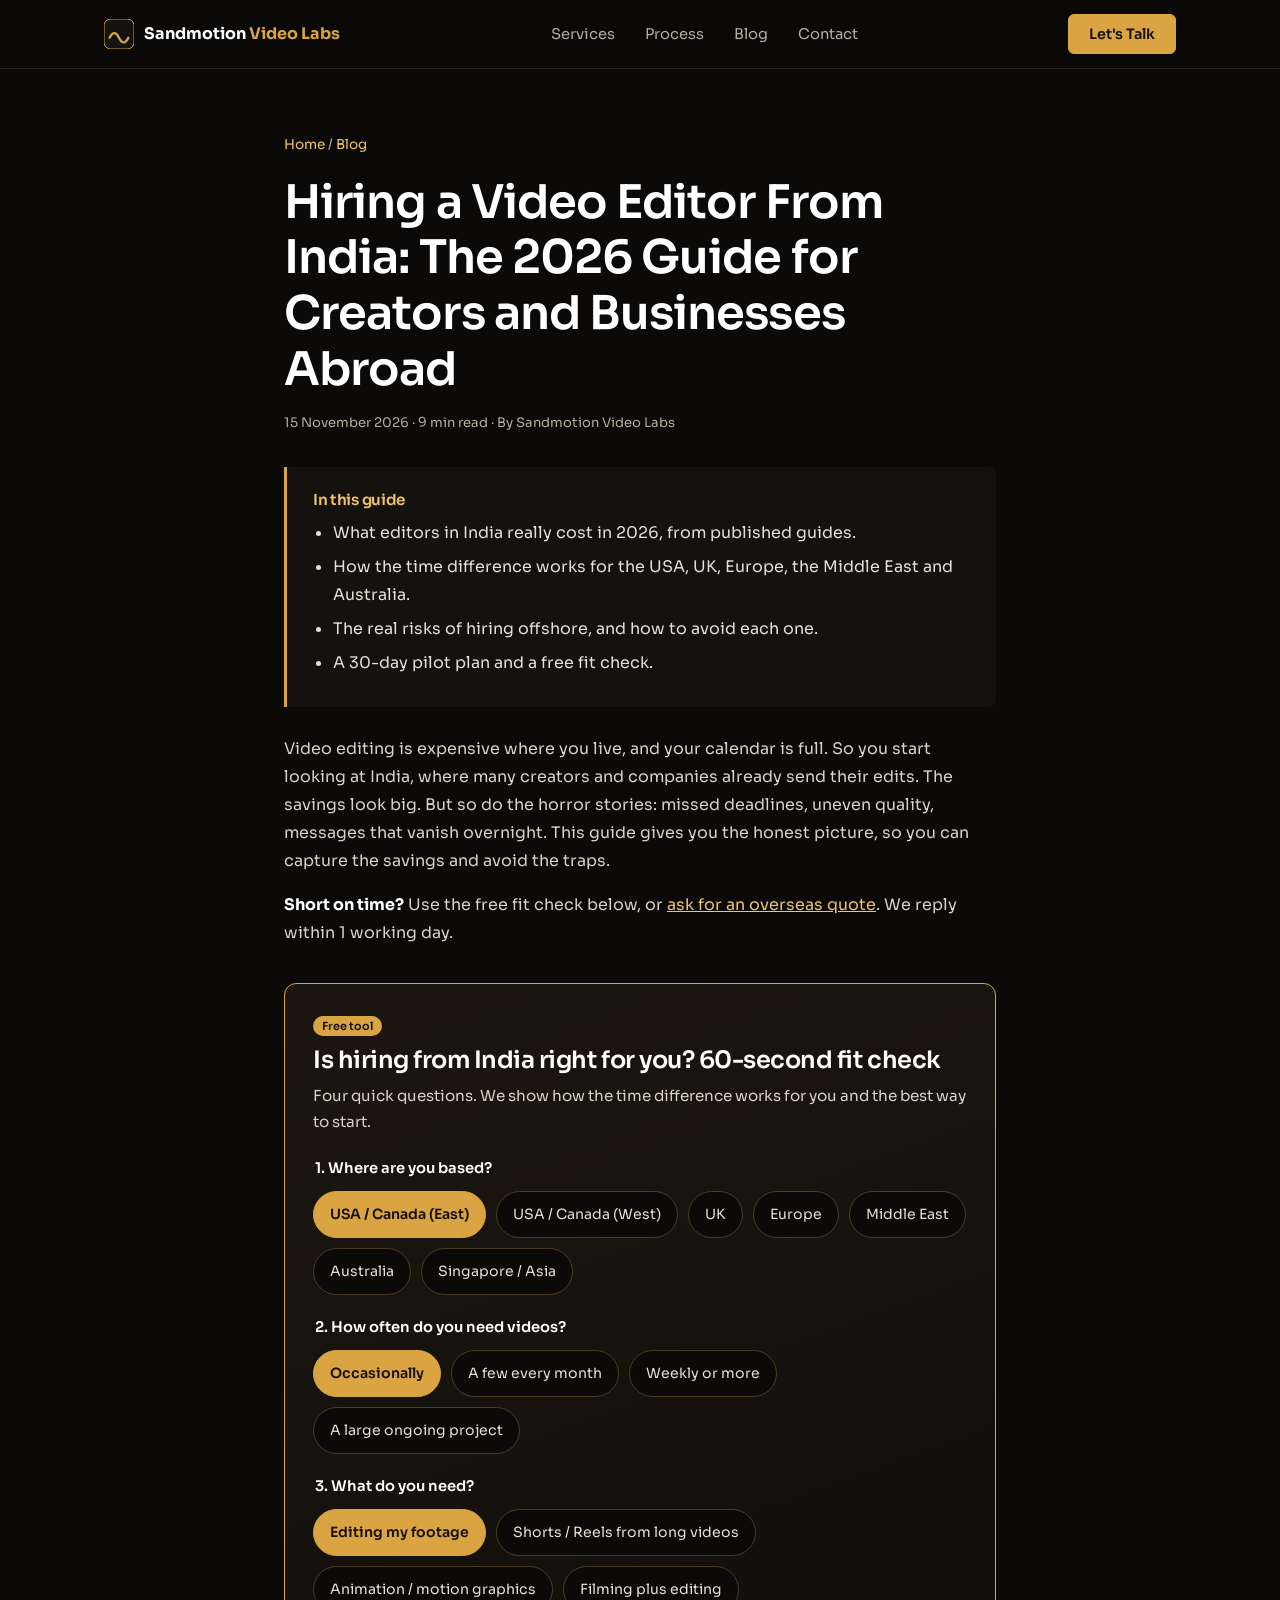
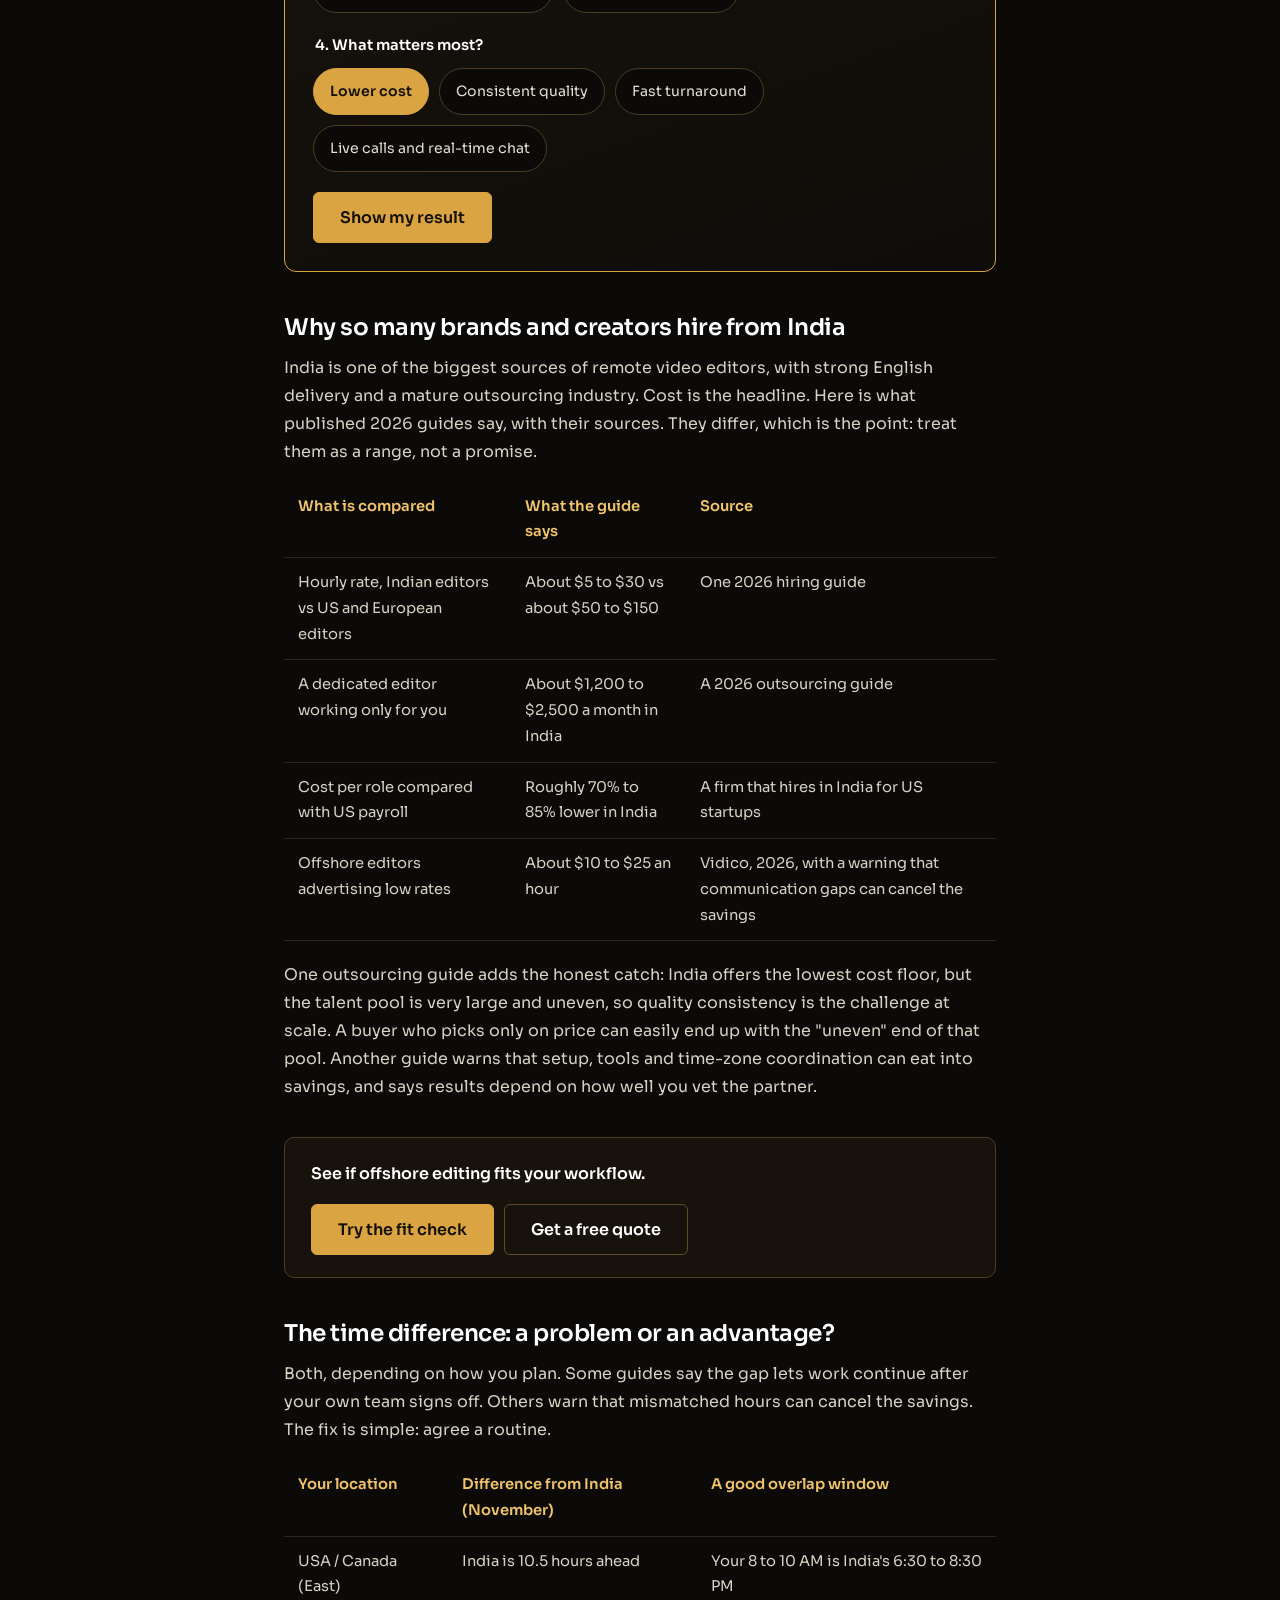
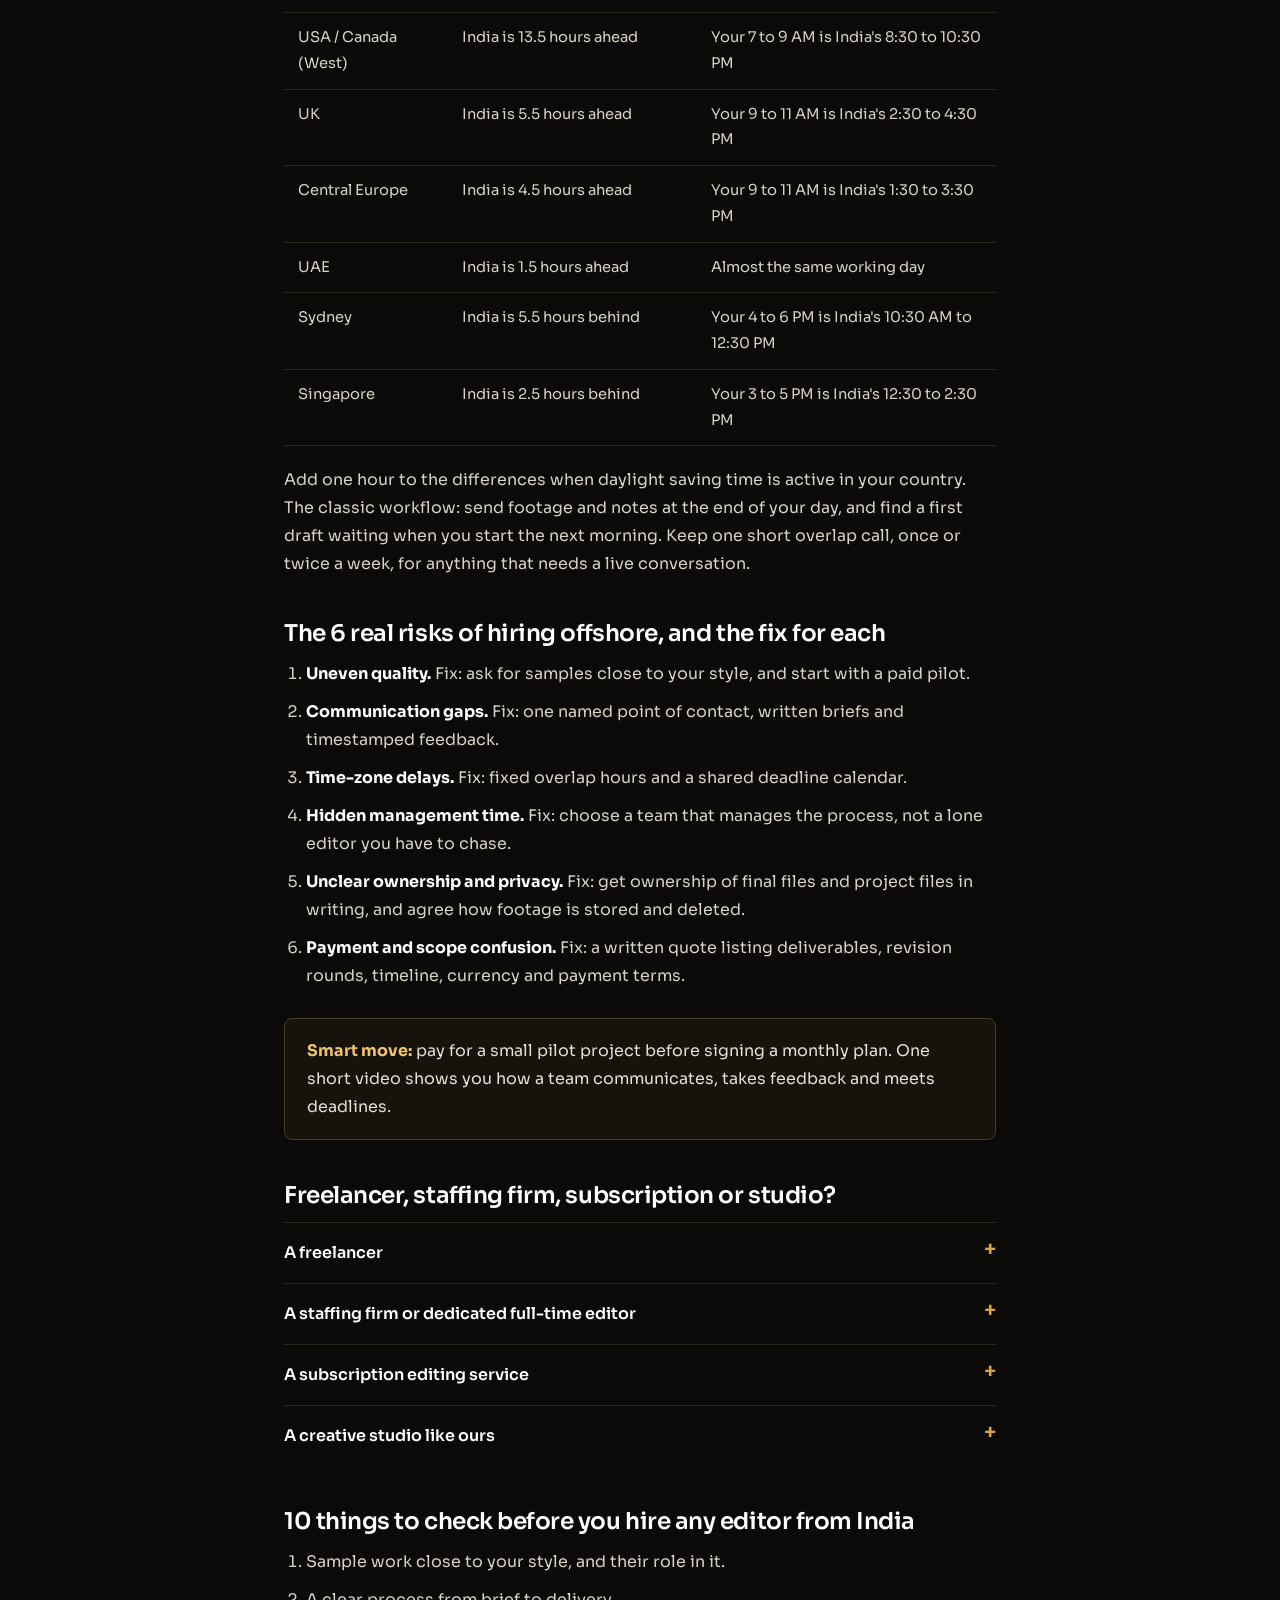
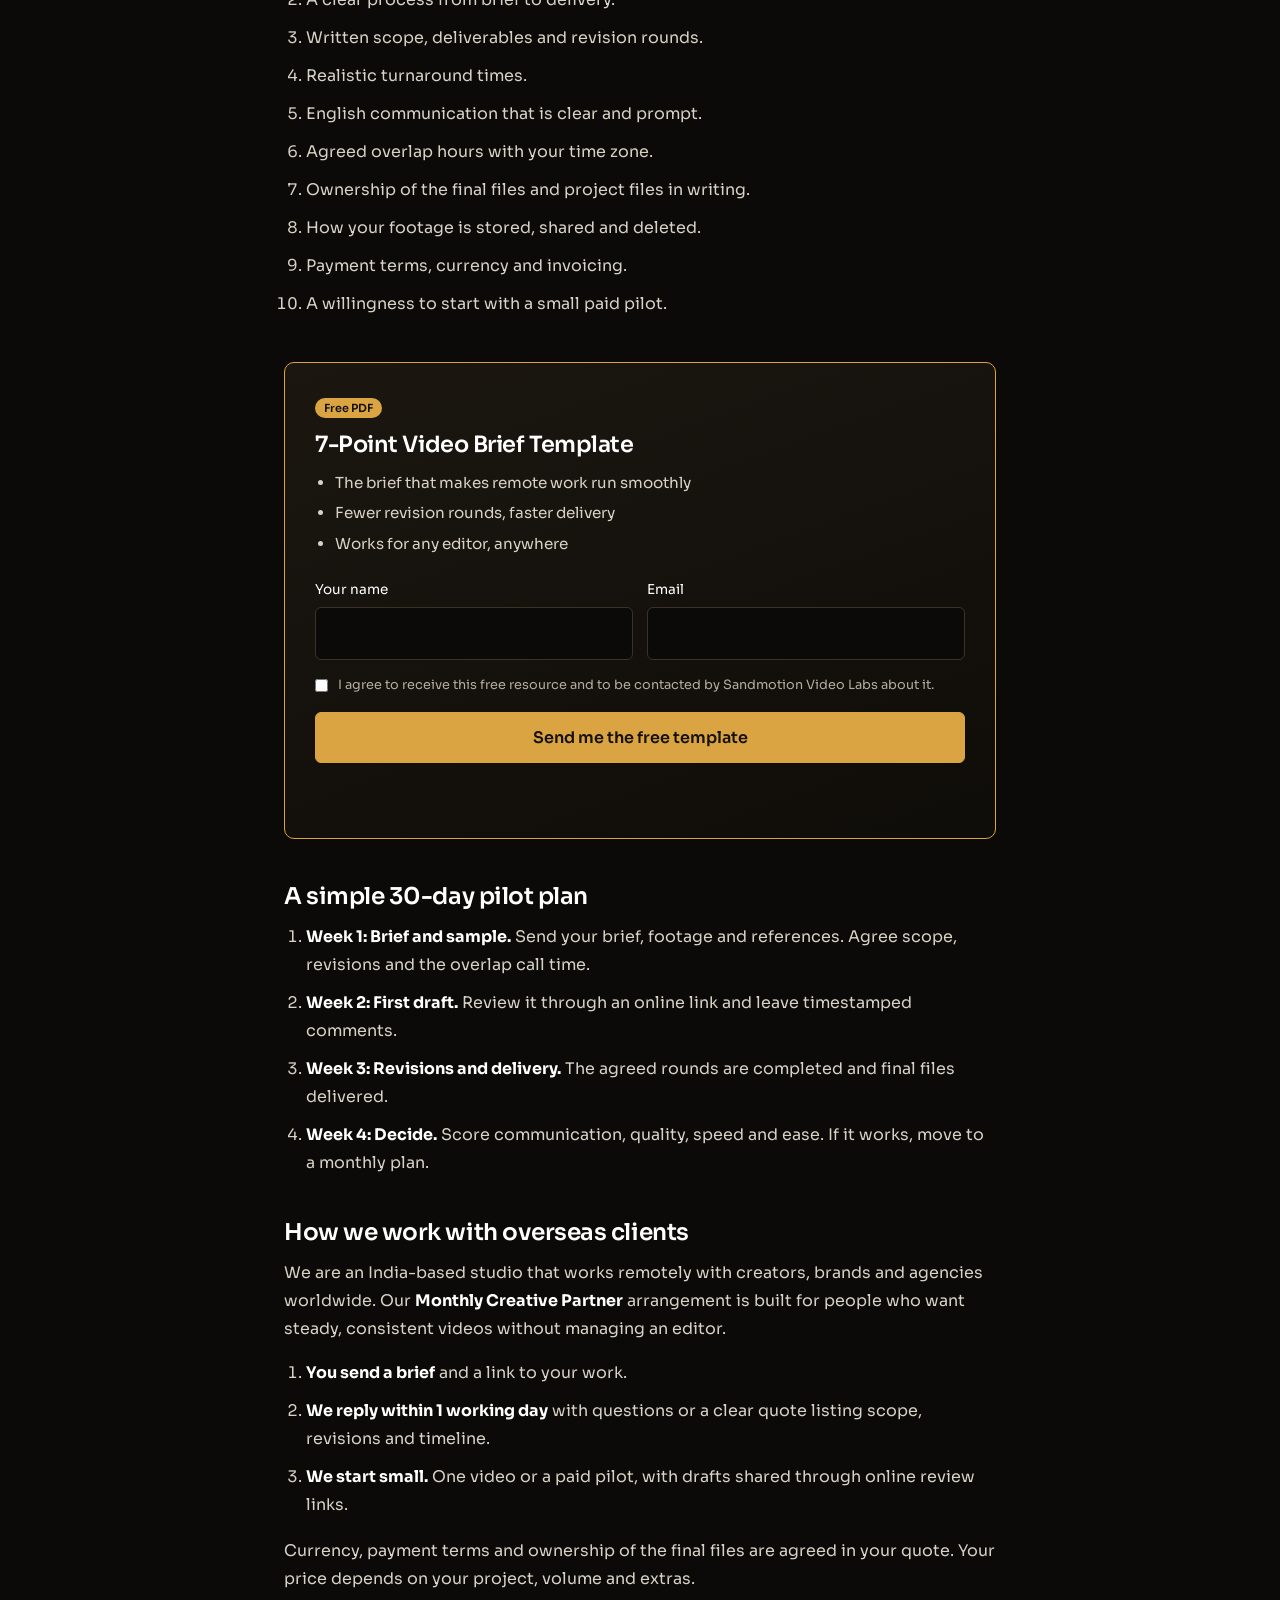
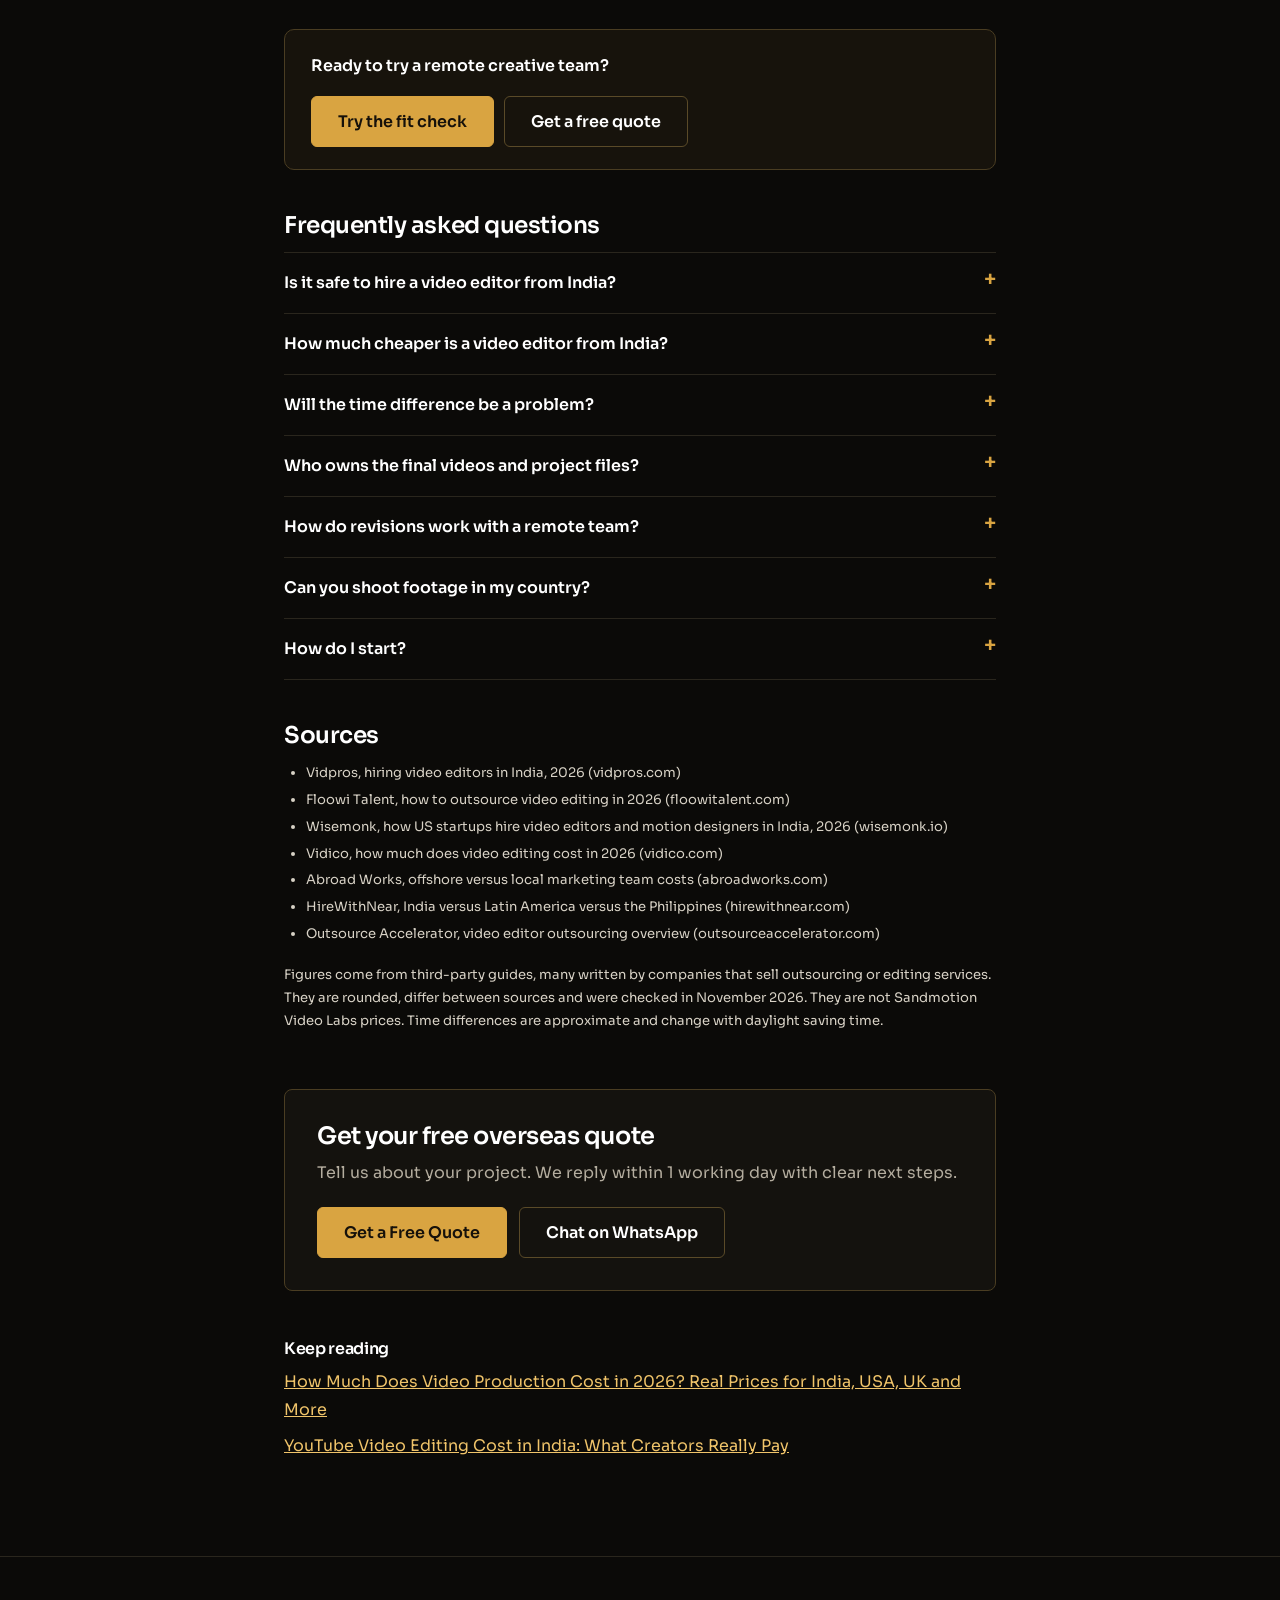
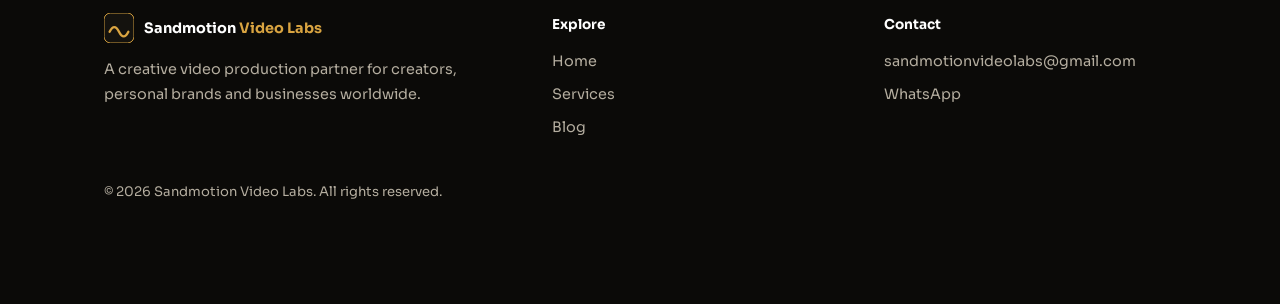
<file: blog/hire-video-editor-india-international-clients.html>
<!DOCTYPE html>
<html lang="en"><head><meta charset="utf-8"><meta name="viewport" content="width=device-width, initial-scale=1">
<title>Hiring a Video Editor From India: The 2026 Guide for Creators and Businesses Abroad | Sandmotion Video Labs</title><meta name="description" content="Thinking of hiring a video editor from India? See real 2026 costs, time-zone tips, risks and a 30-day pilot plan. Try the free fit check and get a quote."><link rel="canonical" href="https://www.sandmotionvideolabs.in/blog/hire-video-editor-india-international-clients.html">
<meta property="og:type" content="article"><meta property="og:title" content="Hiring a Video Editor From India: The 2026 Guide for Creators and Businesses Abroad"><meta property="og:description" content="Thinking of hiring a video editor from India? See real 2026 costs, time-zone tips, risks and a 30-day pilot plan. Try the free fit check and get a quote."><meta property="og:url" content="https://www.sandmotionvideolabs.in/blog/hire-video-editor-india-international-clients.html"><meta property="og:image" content="https://www.sandmotionvideolabs.in/og-image.jpg"><meta name="twitter:card" content="summary_large_image">
<meta name="theme-color" content="#0b0a08"><link rel="icon" href="data:image/svg+xml,%3Csvg xmlns='http://www.w3.org/2000/svg' viewBox='0 0 64 64'%3E%3Crect width='64' height='64' rx='14' fill='%230b0a08'/%3E%3Cpath d='M14 40q9-18 18 0t18 0' stroke='%23d9a441' stroke-width='6' fill='none' stroke-linecap='round'/%3E%3C/svg%3E"><link rel="preconnect" href="https://fonts.googleapis.com"><link rel="preconnect" href="https://fonts.gstatic.com" crossorigin><link href="https://fonts.googleapis.com/css2?family=Sora:wght@300;400;600;700&display=swap" rel="stylesheet"><link rel="stylesheet" href="blog.css"><script type="application/ld+json">{"@context": "https://schema.org", "@graph": [{"@type": "Article", "headline": "Hiring a Video Editor From India: The 2026 Guide for Creators and Businesses Abroad", "description": "Thinking of hiring a video editor from India? See real 2026 costs, time-zone tips, risks and a 30-day pilot plan. Try the free fit check and get a quote.", "datePublished": "2026-11-15", "dateModified": "2026-11-15", "author": {"@type": "Organization", "name": "Sandmotion Video Labs"}, "publisher": {"@type": "Organization", "name": "Sandmotion Video Labs"}, "mainEntityOfPage": "https://www.sandmotionvideolabs.in/blog/hire-video-editor-india-international-clients.html"}, {"@type": "FAQPage", "mainEntity": [{"@type": "Question", "name": "Is it safe to hire a video editor from India?", "acceptedAnswer": {"@type": "Answer", "text": "Yes, if you check a few things first: sample work, a written scope, clear ownership of the final files and a small paid pilot before you commit. A studio with a clear process lowers the risk compared with an unknown individual."}}, {"@type": "Question", "name": "How much cheaper is a video editor from India?", "acceptedAnswer": {"@type": "Answer", "text": "Published guides vary a lot. One puts Indian editors at roughly $5 to $30 an hour against $50 to $150 for US and European editors, and another puts dedicated Indian editors at about $1,200 to $2,500 a month. Cost is lower, but price should never be your only filter."}}, {"@type": "Question", "name": "Will the time difference be a problem?", "acceptedAnswer": {"@type": "Answer", "text": "It can be managed. Many clients send footage at the end of their day and review a draft the next morning. A short scheduled overlap, once or twice a week, covers questions that need a live conversation."}}, {"@type": "Question", "name": "Who owns the final videos and project files?", "acceptedAnswer": {"@type": "Answer", "text": "Ownership and usage rights should be confirmed in writing before the project starts. We agree this with you in your quote."}}, {"@type": "Question", "name": "How do revisions work with a remote team?", "acceptedAnswer": {"@type": "Answer", "text": "Drafts are shared through online review links, and you leave timestamped comments. The number of revision rounds is agreed upfront."}}, {"@type": "Question", "name": "Can you shoot footage in my country?", "acceptedAnswer": {"@type": "Answer", "text": "Our work is remote, so we edit, animate and finish. If you need filming, the usual setup is that you or a local crew shoot and we handle everything after that."}}, {"@type": "Question", "name": "How do I start?", "acceptedAnswer": {"@type": "Answer", "text": "Send us a short brief and a link to your work. We reply with a clear quote, and you can begin with one video or a small paid pilot."}}]}]}</script><script async src="https://www.googletagmanager.com/gtag/js?id=G-XXXXXXXXXX"></script><script>window.dataLayer=window.dataLayer||[];function gtag(){dataLayer.push(arguments)}gtag("js",new Date());gtag("config","G-XXXXXXXXXX");</script><style>
.est{margin:36px 0;padding:28px;border:1px solid var(--gold);border-radius:12px;background:linear-gradient(160deg,#1b1610,#0f0d09)}
.est h2{font-size:1.5rem;margin:6px 0 8px}.est>p{margin-bottom:20px;font-size:.95rem}
.est fieldset{border:0;padding:0;margin:0 0 20px}.est legend{font-weight:600;font-size:.92rem;margin-bottom:10px;color:#fff}
.opts{display:flex;flex-wrap:wrap;gap:10px}.opt{position:relative}.opt input{position:absolute;opacity:0;width:100%;height:100%;left:0;top:0;cursor:pointer}
.opt span{display:block;padding:10px 16px;border:1px solid #4a3d22;border-radius:99px;font-size:.88rem;color:#e6e0d4;background:#0b0a08;transition:all .2s}
.opt input:checked+span{background:var(--gold);border-color:var(--gold);color:#16110a;font-weight:600}
.opt input:focus-visible+span{outline:2px solid var(--gold2);outline-offset:2px}
.opt:hover span{border-color:var(--gold)}
#res{margin-top:24px;padding:22px;border-radius:10px;background:#0b0a08;border:1px solid #4a3d22}
#res[hidden]{display:none}#res .big{font-size:1.5rem;font-weight:600;color:var(--gold2);margin:6px 0}
#res ul{margin:12px 0 0 20px;color:#d8d2c6;font-size:.92rem}#res .fine{font-size:.78rem;margin-top:14px}
.meter{height:8px;border-radius:99px;background:#2a261d;margin:14px 0 6px;overflow:hidden}.meter i{display:block;height:100%;background:var(--gold);transition:width .5s}
.qform{margin-top:20px;display:grid;gap:12px}.qform[hidden]{display:none}.qform .btn{width:100%}
table{width:100%;border-collapse:collapse;margin:0 0 20px;font-size:.92rem}th,td{padding:12px 14px;border-bottom:1px solid var(--line);text-align:left;vertical-align:top}th{color:var(--gold2);font-weight:600}td{color:#d8d2c6}
.tw{overflow-x:auto}
details{border-top:1px solid var(--line);padding:16px 0}details:last-of-type{border-bottom:1px solid var(--line)}
summary{cursor:pointer;font-weight:600;list-style:none;display:flex;justify-content:space-between;gap:16px;color:#fff}summary::-webkit-details-marker{display:none}summary::after{content:"+";color:var(--gold);font-size:1.3rem;line-height:1}details[open] summary::after{content:"\2212"}
details p{margin:10px 0 0}
.src{font-size:.82rem;color:var(--mute)}.src li{margin-bottom:4px}.src a{color:var(--gold2)}
.cta-s{margin:36px 0;padding:22px 26px;border:1px solid #4a3d22;border-radius:10px;background:rgba(217,164,65,.06);display:flex;flex-wrap:wrap;gap:16px;align-items:center;justify-content:space-between}
.cta-s p{margin:0;color:#fff;font-weight:600;max-width:34ch}.cta-s .row{display:flex;gap:10px;flex-wrap:wrap}
</style></head>
<body><div id="bar" aria-hidden="true"></div>
<header><div class="wrap"><nav aria-label="Main"><a class="logo" href="../index.html"><svg viewBox="0 0 64 64" aria-hidden="true"><rect width="64" height="64" rx="14" fill="#14120e" stroke="#d9a441" stroke-width="2"/><path d="M12 40q10-20 20 0t20 0" stroke="#d9a441" stroke-width="5" fill="none" stroke-linecap="round"/></svg><b>Sandmotion <span>Video Labs</span></b></a>
<ul><li><a href="../index.html#services">Services</a></li><li><a href="../index.html#process">Process</a></li><li><a href="./">Blog</a></li><li><a href="../index.html#contact">Contact</a></li></ul>
<a class="btn" href="../index.html#contact" data-evt="nav_lets_talk">Let's Talk</a></nav></div></header>
<main><article class="post"><div class="wrap narrow"><p class="crumb"><a href="../index.html">Home</a> / <a href="./">Blog</a></p>
<h1>Hiring a Video Editor From India: The 2026 Guide for Creators and Businesses Abroad</h1><p class="meta"><time datetime="2026-11-15">15 November 2026</time> · 9 min read · By Sandmotion Video Labs</p>
<div class="takeaways"><h2>In this guide</h2><ul><li>What editors in India really cost in 2026, from published guides.</li><li>How the time difference works for the USA, UK, Europe, the Middle East and Australia.</li><li>The real risks of hiring offshore, and how to avoid each one.</li><li>A 30-day pilot plan and a free fit check.</li></ul></div>
<div class="prose">
<p>Video editing is expensive where you live, and your calendar is full. So you start looking at India, where many creators and companies already send their edits. The savings look big. But so do the horror stories: missed deadlines, uneven quality, messages that vanish overnight. This guide gives you the honest picture, so you can capture the savings and avoid the traps.</p>
<p><strong>Short on time?</strong> Use the free fit check below, or <a href="../index.html#contact" style="color:var(--gold2)">ask for an overseas quote</a>. We reply within 1 working day.</p>
<section class="est" id="estimator" aria-labelledby="est-h"><span class="badge" style="margin-left:0">Free tool</span><h2 id="est-h">Is hiring from India right for you? 60-second fit check</h2><p>Four quick questions. We show how the time difference works for you and the best way to start.</p>
<fieldset><legend>1. Where are you based?</legend><div class="opts"><label class="opt"><input type="radio" name="rg" value="us_e" checked><span>USA / Canada (East)</span></label><label class="opt"><input type="radio" name="rg" value="us_w"><span>USA / Canada (West)</span></label><label class="opt"><input type="radio" name="rg" value="uk"><span>UK</span></label><label class="opt"><input type="radio" name="rg" value="eu"><span>Europe</span></label><label class="opt"><input type="radio" name="rg" value="me"><span>Middle East</span></label><label class="opt"><input type="radio" name="rg" value="au"><span>Australia</span></label><label class="opt"><input type="radio" name="rg" value="sg"><span>Singapore / Asia</span></label></div></fieldset>
<fieldset><legend>2. How often do you need videos?</legend><div class="opts"><label class="opt"><input type="radio" name="fq" value="once" checked><span>Occasionally</span></label><label class="opt"><input type="radio" name="fq" value="month"><span>A few every month</span></label><label class="opt"><input type="radio" name="fq" value="week"><span>Weekly or more</span></label><label class="opt"><input type="radio" name="fq" value="big"><span>A large ongoing project</span></label></div></fieldset>
<fieldset><legend>3. What do you need?</legend><div class="opts"><label class="opt"><input type="radio" name="wk" value="edit" checked><span>Editing my footage</span></label><label class="opt"><input type="radio" name="wk" value="shorts"><span>Shorts / Reels from long videos</span></label><label class="opt"><input type="radio" name="wk" value="anim"><span>Animation / motion graphics</span></label><label class="opt"><input type="radio" name="wk" value="full"><span>Filming plus editing</span></label></div></fieldset>
<fieldset><legend>4. What matters most?</legend><div class="opts"><label class="opt"><input type="radio" name="pr" value="cost" checked><span>Lower cost</span></label><label class="opt"><input type="radio" name="pr" value="quality"><span>Consistent quality</span></label><label class="opt"><input type="radio" name="pr" value="speed"><span>Fast turnaround</span></label><label class="opt"><input type="radio" name="pr" value="live"><span>Live calls and real-time chat</span></label></div></fieldset>
<button class="btn" type="button" id="go">Show my result</button><div id="res" hidden aria-live="polite"></div>
<form class="qform" id="qf" hidden novalidate><h3 style="font-size:1.1rem">Get my free overseas quote</h3>
<div class="mrow"><label>Your name<input name="name" autocomplete="name" required></label><label>Email<input name="email" type="email" autocomplete="email" required></label></div>
<div class="mrow"><label>WhatsApp number (with country code)<input name="phone" type="tel" autocomplete="tel" inputmode="tel" placeholder="+1 555 123 4567" required></label><label>Country<input name="country" autocomplete="country-name" required></label></div>
<label>Link to your channel or website <small style="color:var(--mute)">(optional)</small><input name="note"></label>
<div class="hp" aria-hidden="true"><label>Leave empty<input name="website" tabindex="-1" autocomplete="off"></label></div>
<label class="consent"><input type="checkbox" name="consent" required><span>I agree that Sandmotion Video Labs may contact me about this enquiry and store my details to do so.</span></label>
<button class="btn" type="submit">Get My Overseas Quote</button><p class="mstatus" id="qs" role="status" aria-live="polite"></p></form></section>
<h2 id="why-india">Why so many brands and creators hire from India</h2>
<p>India is one of the biggest sources of remote video editors, with strong English delivery and a mature outsourcing industry. Cost is the headline. Here is what published 2026 guides say, with their sources. They differ, which is the point: treat them as a range, not a promise.</p>
<div class="tw"><table><thead><tr><th>What is compared</th><th>What the guide says</th><th>Source</th></tr></thead><tbody><tr><td>Hourly rate, Indian editors vs US and European editors</td><td>About $5 to $30 vs about $50 to $150</td><td>One 2026 hiring guide</td></tr><tr><td>A dedicated editor working only for you</td><td>About $1,200 to $2,500 a month in India</td><td>A 2026 outsourcing guide</td></tr><tr><td>Cost per role compared with US payroll</td><td>Roughly 70% to 85% lower in India</td><td>A firm that hires in India for US startups</td></tr><tr><td>Offshore editors advertising low rates</td><td>About $10 to $25 an hour</td><td>Vidico, 2026, with a warning that communication gaps can cancel the savings</td></tr></tbody></table></div>
<p>One outsourcing guide adds the honest catch: India offers the lowest cost floor, but the talent pool is very large and uneven, so quality consistency is the challenge at scale. A buyer who picks only on price can easily end up with the "uneven" end of that pool. Another guide warns that setup, tools and time-zone coordination can eat into savings, and says results depend on how well you vet the partner.</p>
<div class="cta-s"><p>See if offshore editing fits your workflow.</p><div class="row"><a class="btn" href="#estimator" data-evt="intl_cta_fit">Try the fit check</a><a class="btn ghost" href="../index.html#contact" data-evt="intl_cta_quote">Get a free quote</a></div></div>
<h2 id="time-zones">The time difference: a problem or an advantage?</h2>
<p>Both, depending on how you plan. Some guides say the gap lets work continue after your own team signs off. Others warn that mismatched hours can cancel the savings. The fix is simple: agree a routine.</p>
<div class="tw"><table><thead><tr><th>Your location</th><th>Difference from India (November)</th><th>A good overlap window</th></tr></thead><tbody><tr><td>USA / Canada (East)</td><td>India is 10.5 hours ahead</td><td>Your 8 to 10 AM is India's 6:30 to 8:30 PM</td></tr><tr><td>USA / Canada (West)</td><td>India is 13.5 hours ahead</td><td>Your 7 to 9 AM is India's 8:30 to 10:30 PM</td></tr><tr><td>UK</td><td>India is 5.5 hours ahead</td><td>Your 9 to 11 AM is India's 2:30 to 4:30 PM</td></tr><tr><td>Central Europe</td><td>India is 4.5 hours ahead</td><td>Your 9 to 11 AM is India's 1:30 to 3:30 PM</td></tr><tr><td>UAE</td><td>India is 1.5 hours ahead</td><td>Almost the same working day</td></tr><tr><td>Sydney</td><td>India is 5.5 hours behind</td><td>Your 4 to 6 PM is India's 10:30 AM to 12:30 PM</td></tr><tr><td>Singapore</td><td>India is 2.5 hours behind</td><td>Your 3 to 5 PM is India's 12:30 to 2:30 PM</td></tr></tbody></table></div>
<p>Add one hour to the differences when daylight saving time is active in your country. The classic workflow: send footage and notes at the end of your day, and find a first draft waiting when you start the next morning. Keep one short overlap call, once or twice a week, for anything that needs a live conversation.</p>
<h2 id="risks">The 6 real risks of hiring offshore, and the fix for each</h2>
<ol><li><strong>Uneven quality.</strong> Fix: ask for samples close to your style, and start with a paid pilot.</li><li><strong>Communication gaps.</strong> Fix: one named point of contact, written briefs and timestamped feedback.</li><li><strong>Time-zone delays.</strong> Fix: fixed overlap hours and a shared deadline calendar.</li><li><strong>Hidden management time.</strong> Fix: choose a team that manages the process, not a lone editor you have to chase.</li><li><strong>Unclear ownership and privacy.</strong> Fix: get ownership of final files and project files in writing, and agree how footage is stored and deleted.</li><li><strong>Payment and scope confusion.</strong> Fix: a written quote listing deliverables, revision rounds, timeline, currency and payment terms.</li></ol>
<div class="tip"><strong>Smart move:</strong> pay for a small pilot project before signing a monthly plan. One short video shows you how a team communicates, takes feedback and meets deadlines.</div>
<h2 id="models">Freelancer, staffing firm, subscription or studio?</h2>
<details><summary>A freelancer</summary><p>Lowest cost and flexible, but you manage everything and quality depends on one person.</p></details>
<details><summary>A staffing firm or dedicated full-time editor</summary><p>Good for a large steady workload, but you carry management and the editor is one person with one skill set.</p></details>
<details><summary>A subscription editing service</summary><p>Predictable monthly price and fast turnaround, but you share a pool of editors, so style can vary.</p></details>
<details><summary>A creative studio like ours</summary><p>One point of contact, a consistent style across videos, and a team that can handle editing, Shorts and animation together. You trade a little of the lowest-price edge for steadier results and less management.</p></details>
<h2 id="checklist">10 things to check before you hire any editor from India</h2>
<ol><li>Sample work close to your style, and their role in it.</li><li>A clear process from brief to delivery.</li><li>Written scope, deliverables and revision rounds.</li><li>Realistic turnaround times.</li><li>English communication that is clear and prompt.</li><li>Agreed overlap hours with your time zone.</li><li>Ownership of the final files and project files in writing.</li><li>How your footage is stored, shared and deleted.</li><li>Payment terms, currency and invoicing.</li><li>A willingness to start with a small paid pilot.</li></ol>
<aside class="magnet" aria-label="Free download"><span class="badge">Free PDF</span><h3>7-Point Video Brief Template</h3><ul><li>The brief that makes remote work run smoothly</li><li>Fewer revision rounds, faster delivery</li><li>Works for any editor, anywhere</li></ul>
<form class="mform" data-title="7-Point Video Brief Template" data-file="Free-Video-Brief-Template.pdf" novalidate><div class="mrow"><label>Your name<input name="name" autocomplete="name" required></label><label>Email<input name="email" type="email" autocomplete="email" required></label></div><div class="hp" aria-hidden="true"><label>Leave empty<input name="website" tabindex="-1" autocomplete="off"></label></div><label class="consent"><input type="checkbox" name="consent" required><span>I agree to receive this free resource and to be contacted by Sandmotion Video Labs about it.</span></label><button class="btn" type="submit">Send me the free template</button><p class="mstatus" role="status" aria-live="polite"></p></form><a class="btn dl" href="Free-Video-Brief-Template.pdf" download hidden data-evt="magnet_download">Download your free PDF</a></aside>
<h2 id="pilot">A simple 30-day pilot plan</h2>
<ol><li><strong>Week 1: Brief and sample.</strong> Send your brief, footage and references. Agree scope, revisions and the overlap call time.</li><li><strong>Week 2: First draft.</strong> Review it through an online link and leave timestamped comments.</li><li><strong>Week 3: Revisions and delivery.</strong> The agreed rounds are completed and final files delivered.</li><li><strong>Week 4: Decide.</strong> Score communication, quality, speed and ease. If it works, move to a monthly plan.</li></ol>
<h2 id="how-we-work">How we work with overseas clients</h2>
<p>We are an India-based studio that works remotely with creators, brands and agencies worldwide. Our <strong>Monthly Creative Partner</strong> arrangement is built for people who want steady, consistent videos without managing an editor.</p>
<ol><li><strong>You send a brief</strong> and a link to your work.</li><li><strong>We reply within 1 working day</strong> with questions or a clear quote listing scope, revisions and timeline.</li><li><strong>We start small.</strong> One video or a paid pilot, with drafts shared through online review links.</li></ol>
<p>Currency, payment terms and ownership of the final files are agreed in your quote. Your price depends on your project, volume and extras.</p>
<div class="cta-s"><p>Ready to try a remote creative team?</p><div class="row"><a class="btn" href="#estimator" data-evt="intl_cta_fit">Try the fit check</a><a class="btn ghost" href="../index.html#contact" data-evt="intl_cta_quote">Get a free quote</a></div></div>
<h2 id="faq">Frequently asked questions</h2>
<details><summary>Is it safe to hire a video editor from India?</summary><p>Yes, if you check a few things first: sample work, a written scope, clear ownership of the final files and a small paid pilot before you commit. A studio with a clear process lowers the risk compared with an unknown individual.</p></details><details><summary>How much cheaper is a video editor from India?</summary><p>Published guides vary a lot. One puts Indian editors at roughly $5 to $30 an hour against $50 to $150 for US and European editors, and another puts dedicated Indian editors at about $1,200 to $2,500 a month. Cost is lower, but price should never be your only filter.</p></details><details><summary>Will the time difference be a problem?</summary><p>It can be managed. Many clients send footage at the end of their day and review a draft the next morning. A short scheduled overlap, once or twice a week, covers questions that need a live conversation.</p></details><details><summary>Who owns the final videos and project files?</summary><p>Ownership and usage rights should be confirmed in writing before the project starts. We agree this with you in your quote.</p></details><details><summary>How do revisions work with a remote team?</summary><p>Drafts are shared through online review links, and you leave timestamped comments. The number of revision rounds is agreed upfront.</p></details><details><summary>Can you shoot footage in my country?</summary><p>Our work is remote, so we edit, animate and finish. If you need filming, the usual setup is that you or a local crew shoot and we handle everything after that.</p></details><details><summary>How do I start?</summary><p>Send us a short brief and a link to your work. We reply with a clear quote, and you can begin with one video or a small paid pilot.</p></details>
<h2 id="sources">Sources</h2>
<ul class="src"><li>Vidpros, hiring video editors in India, 2026 (vidpros.com)</li><li>Floowi Talent, how to outsource video editing in 2026 (floowitalent.com)</li><li>Wisemonk, how US startups hire video editors and motion designers in India, 2026 (wisemonk.io)</li><li>Vidico, how much does video editing cost in 2026 (vidico.com)</li><li>Abroad Works, offshore versus local marketing team costs (abroadworks.com)</li><li>HireWithNear, India versus Latin America versus the Philippines (hirewithnear.com)</li><li>Outsource Accelerator, video editor outsourcing overview (outsourceaccelerator.com)</li></ul>
<p class="src">Figures come from third-party guides, many written by companies that sell outsourcing or editing services. They are rounded, differ between sources and were checked in November 2026. They are not Sandmotion Video Labs prices. Time differences are approximate and change with daylight saving time.</p>
</div>
<aside class="cta"><h2>Get your free overseas quote</h2><p>Tell us about your project. We reply within 1 working day with clear next steps.</p><div class="row"><a class="btn" href="../index.html#contact" data-evt="blog_start_project">Get a Free Quote</a><a class="btn ghost" href="https://wa.me/918208072906?text=Hi%20Sandmotion%20Video%20Labs%2C%20I%20read%20your%20guide%20on%20hiring%20a%20video%20editor%20from%20India%20and%20would%20like%20a%20quote." target="_blank" rel="noopener" data-evt="whatsapp_click">Chat on WhatsApp</a></div></aside>
<div class="related"><h3>Keep reading</h3><ul><li><a href="video-production-cost-2026.html">How Much Does Video Production Cost in 2026? Real Prices for India, USA, UK and More</a></li><li><a href="youtube-video-editing-cost-india.html">YouTube Video Editing Cost in India: What Creators Really Pay</a></li></ul></div>
</div></article></main>
<footer><div class="wrap"><div class="fgrid"><div><a class="logo" href="../index.html"><svg viewBox="0 0 64 64" aria-hidden="true"><rect width="64" height="64" rx="14" fill="#14120e" stroke="#d9a441" stroke-width="2"/><path d="M12 40q10-20 20 0t20 0" stroke="#d9a441" stroke-width="5" fill="none" stroke-linecap="round"/></svg><b>Sandmotion <span>Video Labs</span></b></a><p style="margin-top:14px;font-size:.9rem">A creative video production partner for creators, personal brands and businesses worldwide.</p></div>
<div><h4>Explore</h4><ul><li><a href="../index.html">Home</a></li><li><a href="../index.html#services">Services</a></li><li><a href="./">Blog</a></li></ul></div>
<div><h4>Contact</h4><ul><li><a href="mailto:sandmotionvideolabs@gmail.com">sandmotionvideolabs@gmail.com</a></li><li><a href="https://wa.me/918208072906" target="_blank" rel="noopener" data-evt="whatsapp_click">WhatsApp</a></li></ul></div></div>
<p class="copy">&copy; 2026 Sandmotion Video Labs. All rights reserved.</p></div></footer>
<div class="mcta"><a class="btn" href="../index.html#contact" data-evt="mobile_start_project">Start Your Project</a><a class="btn ghost" href="https://wa.me/918208072906?text=Hi%20Sandmotion%20Video%20Labs%2C%20I%27d%20like%20to%20discuss%20a%20video%20project." target="_blank" rel="noopener" data-evt="whatsapp_click">WhatsApp</a></div>
<script src="blog.js"></script>
<script>
(function(){
 var RG={us_e:['USA / Canada (East)','India is 10.5 hours ahead (9.5 in US summer)','Your 8 to 10 AM is India\'s 6:30 to 8:30 PM'],us_w:['USA / Canada (West)','India is 13.5 hours ahead (12.5 in US summer)','Your 7 to 9 AM is India\'s 8:30 to 10:30 PM'],uk:['UK','India is 5.5 hours ahead (4.5 in UK summer)','Your 9 to 11 AM is India\'s 2:30 to 4:30 PM'],eu:['Europe','India is 4.5 hours ahead (3.5 in summer)','Your 9 to 11 AM is India\'s 1:30 to 3:30 PM'],me:['Middle East','India is 1.5 hours ahead (UAE)','Almost the same working day'],au:['Australia','India is 5.5 hours behind Sydney','Your 4 to 6 PM is India\'s 10:30 AM to 12:30 PM'],sg:['Singapore / Asia','India is 2.5 hours behind Singapore','Your 3 to 5 PM is India\'s 12:30 to 2:30 PM']};
 var FQ={once:'One video or a small paid pilot',month:'A monthly plan',week:'A Monthly Creative Partner plan with a shared calendar',big:'A scoped project, planned together in a short call'};
 var WK={edit:'YouTube video editing',shorts:'Instagram / Facebook Reels',anim:'Animation / Motion graphics',full:'Complete creative partnership'};
 var BG={once:'One video',month:'Monthly videos',week:'Monthly videos',big:'Large campaign / ongoing'};
 var PR={cost:'Lower rates are common, but the cheapest option can be uneven. Check samples and start with a pilot.',quality:'Ask for samples close to your style and a pilot project. A studio with a set process keeps quality steady.',speed:'The time difference can help: send footage at the end of your day and review a draft the next morning.',live:'Plan a fixed overlap call once or twice a week, and keep everything else in writing and review links.'};
 var go=document.getElementById('go'),res=document.getElementById('res'),qf=document.getElementById('qf'),qs=document.getElementById('qs'),sel={};
 function v(n){var e=document.querySelector('input[name="'+n+'"]:checked');return e?e.value:''}
 go.addEventListener('click',function(){
  var rg=v('rg'),fq=v('fq'),wk=v('wk'),pr=v('pr'),r=RG[rg],head,m;
  if(wk==='full'){head='A hybrid setup works best';m=60}
  else if(pr==='live'&&(rg==='us_e'||rg==='us_w')){head='A good fit, with a planned overlap window';m=72}
  else{head='A strong fit';m=90}
  var wkNote=wk==='full'?'<li>We work remotely, so we cannot film on location in your city. The usual setup: you or a local crew shoot, and we edit, animate and finish.</li>':'<li>Your work type is well suited to remote delivery.</li>';
  sel={r:r[0],fq:fq,wk:wk,pr:pr,head:head};
  res.innerHTML='<strong>Your result</strong><div class="big">'+head+'</div><div class="meter" aria-hidden="true"><i style="width:'+m+'%"></i></div><ul><li><strong>Time difference:</strong> '+r[1]+'. '+r[2]+'.</li><li><strong>Best way to start:</strong> '+FQ[fq]+'.</li>'+wkNote+'<li><strong>Your priority:</strong> '+PR[pr]+'</li></ul><p class="fine">This is general guidance based on published 2026 guides, not a promise. Your exact quote depends on your project.</p>';
  res.hidden=false;qf.hidden=false;res.scrollIntoView({behavior:'smooth',block:'nearest'});
  if(window.gtag)gtag('event','intl_fit_check',{region:rg,work:wk})});
 var re=/^[^\s@]+@[^\s@]+\.[^\s@]{2,}$/;
 qf.addEventListener('submit',function(e){
  e.preventDefault();qs.className='mstatus';qs.textContent='';var d=qf.elements;
  if(!d.name.value.trim()||!re.test(d.email.value.trim())){qs.className='mstatus bad';qs.textContent='Please enter your name and a valid email address.';return}
  var dg=d.phone.value.replace(/\D/g,'');if(dg.length<8||dg.length>15){qs.className='mstatus bad';qs.textContent='Please enter a valid WhatsApp number with country code.';return}
  if(!d.country.value.trim()){qs.className='mstatus bad';qs.textContent='Please enter your country.';return}
  if(!d.consent.checked){qs.className='mstatus bad';qs.textContent='Please tick the consent box to continue.';return}
  if(d.website.value)return;
  if(!/^https:\/\/script\.google\.com\//.test(ENDPOINT)){qs.className='mstatus bad';qs.textContent='This form is not connected yet. Please use WhatsApp or email for now.';return}
  var fd=new FormData(),msg='[International fit check] Country: '+d.country.value.trim()+' | Region: '+sel.r+' | WhatsApp: '+d.phone.value.trim()+' | Frequency: '+FQ[sel.fq]+' | Priority: '+sel.pr+' | Result: '+sel.head+(d.note.value.trim()?' | Link: '+d.note.value.trim():'');
  fd.append('name',d.name.value.trim());fd.append('email',d.email.value.trim());fd.append('company','');fd.append('service',WK[sel.wk]);fd.append('budget',BG[sel.fq]);fd.append('message',msg);fd.append('consent','on');fd.append('website','');
  var b=qf.querySelector('button[type=submit]');b.disabled=true;b.textContent='Sending...';
  fetch(ENDPOINT,{method:'POST',body:fd}).then(function(r){return r.json()}).then(function(r){
   if(!r||r.result!=='success')throw new Error('fail');
   qs.className='mstatus ok';qs.textContent='Thank you. We have your details and will reply by email within 1 working day.';
   if(window.gtag)gtag('event','generate_lead',{form:'intl_fit_check',service:WK[sel.wk]});qf.reset()})
  .catch(function(){qs.className='mstatus bad';qs.textContent='We could not send that. Please try again, or message us on WhatsApp.'})
  .finally(function(){b.disabled=false;b.textContent='Get My Overseas Quote'})});
})();
</script></body></html>
</file>
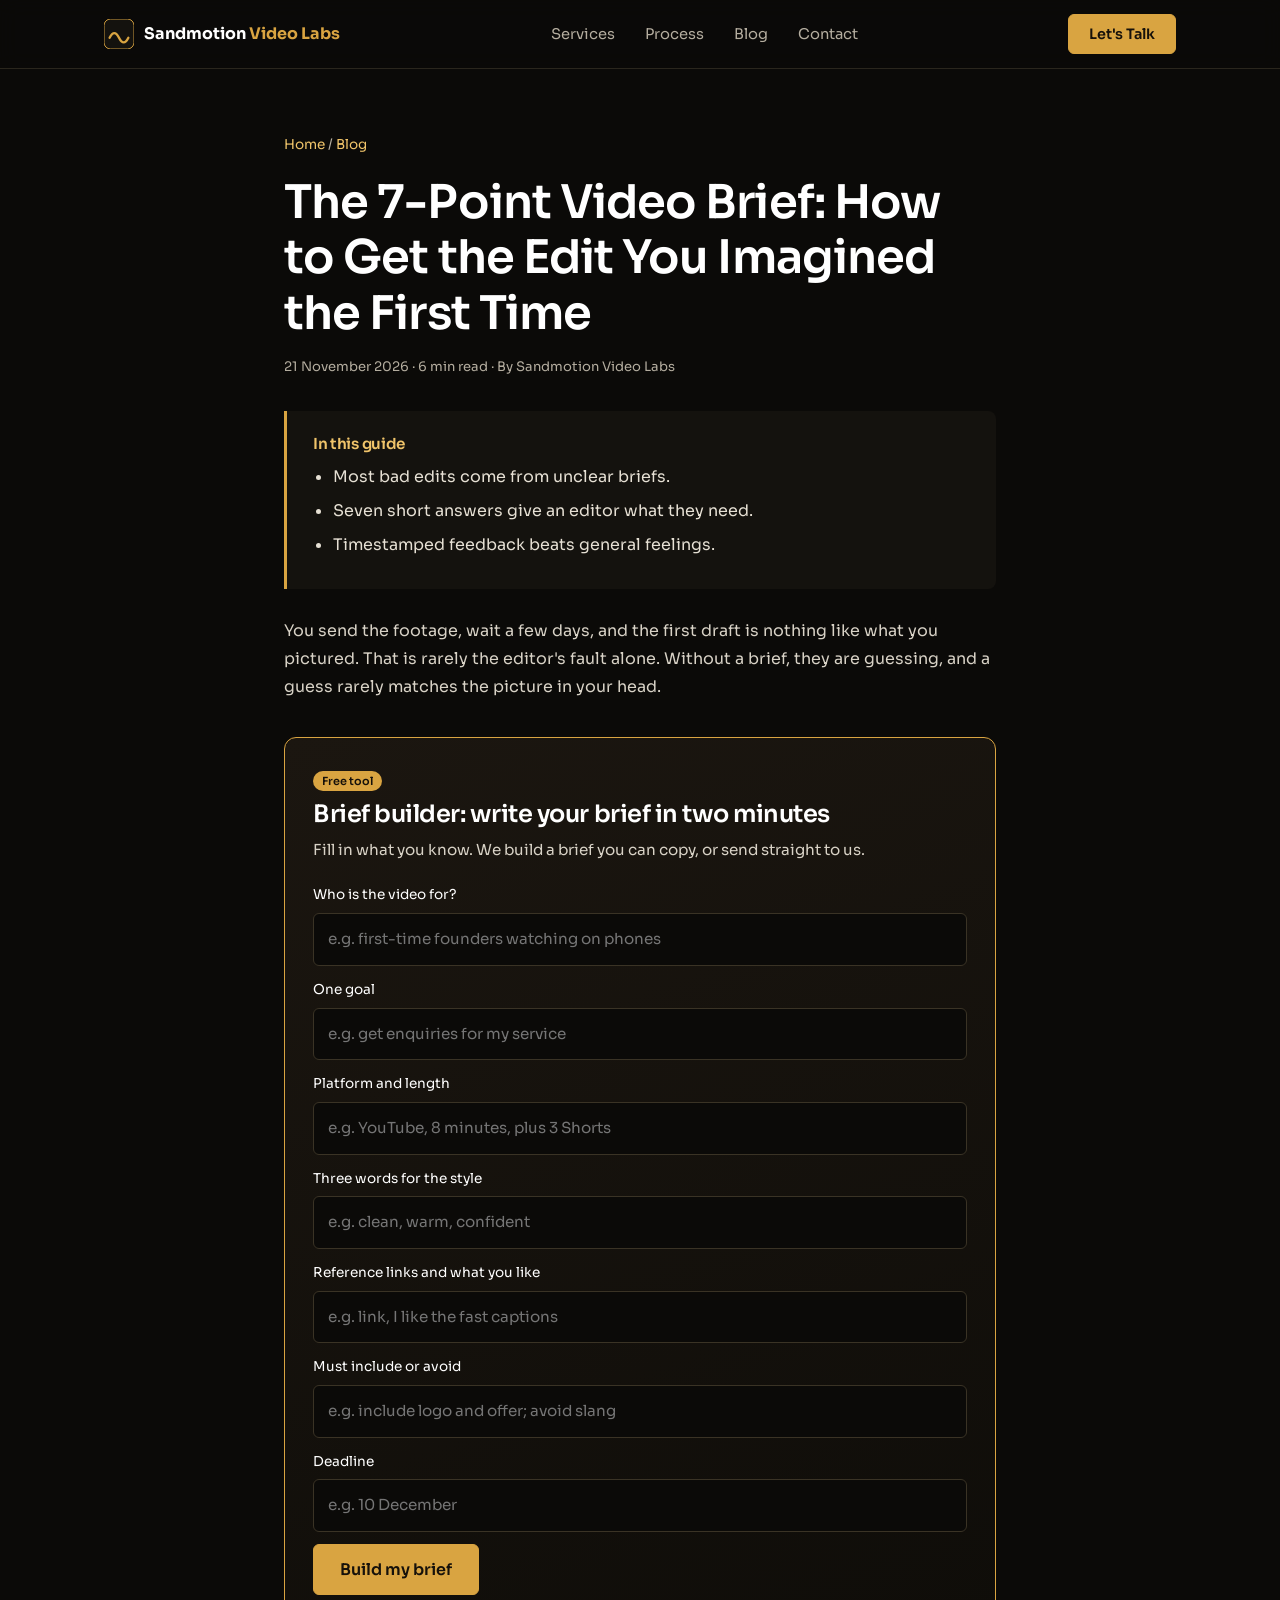
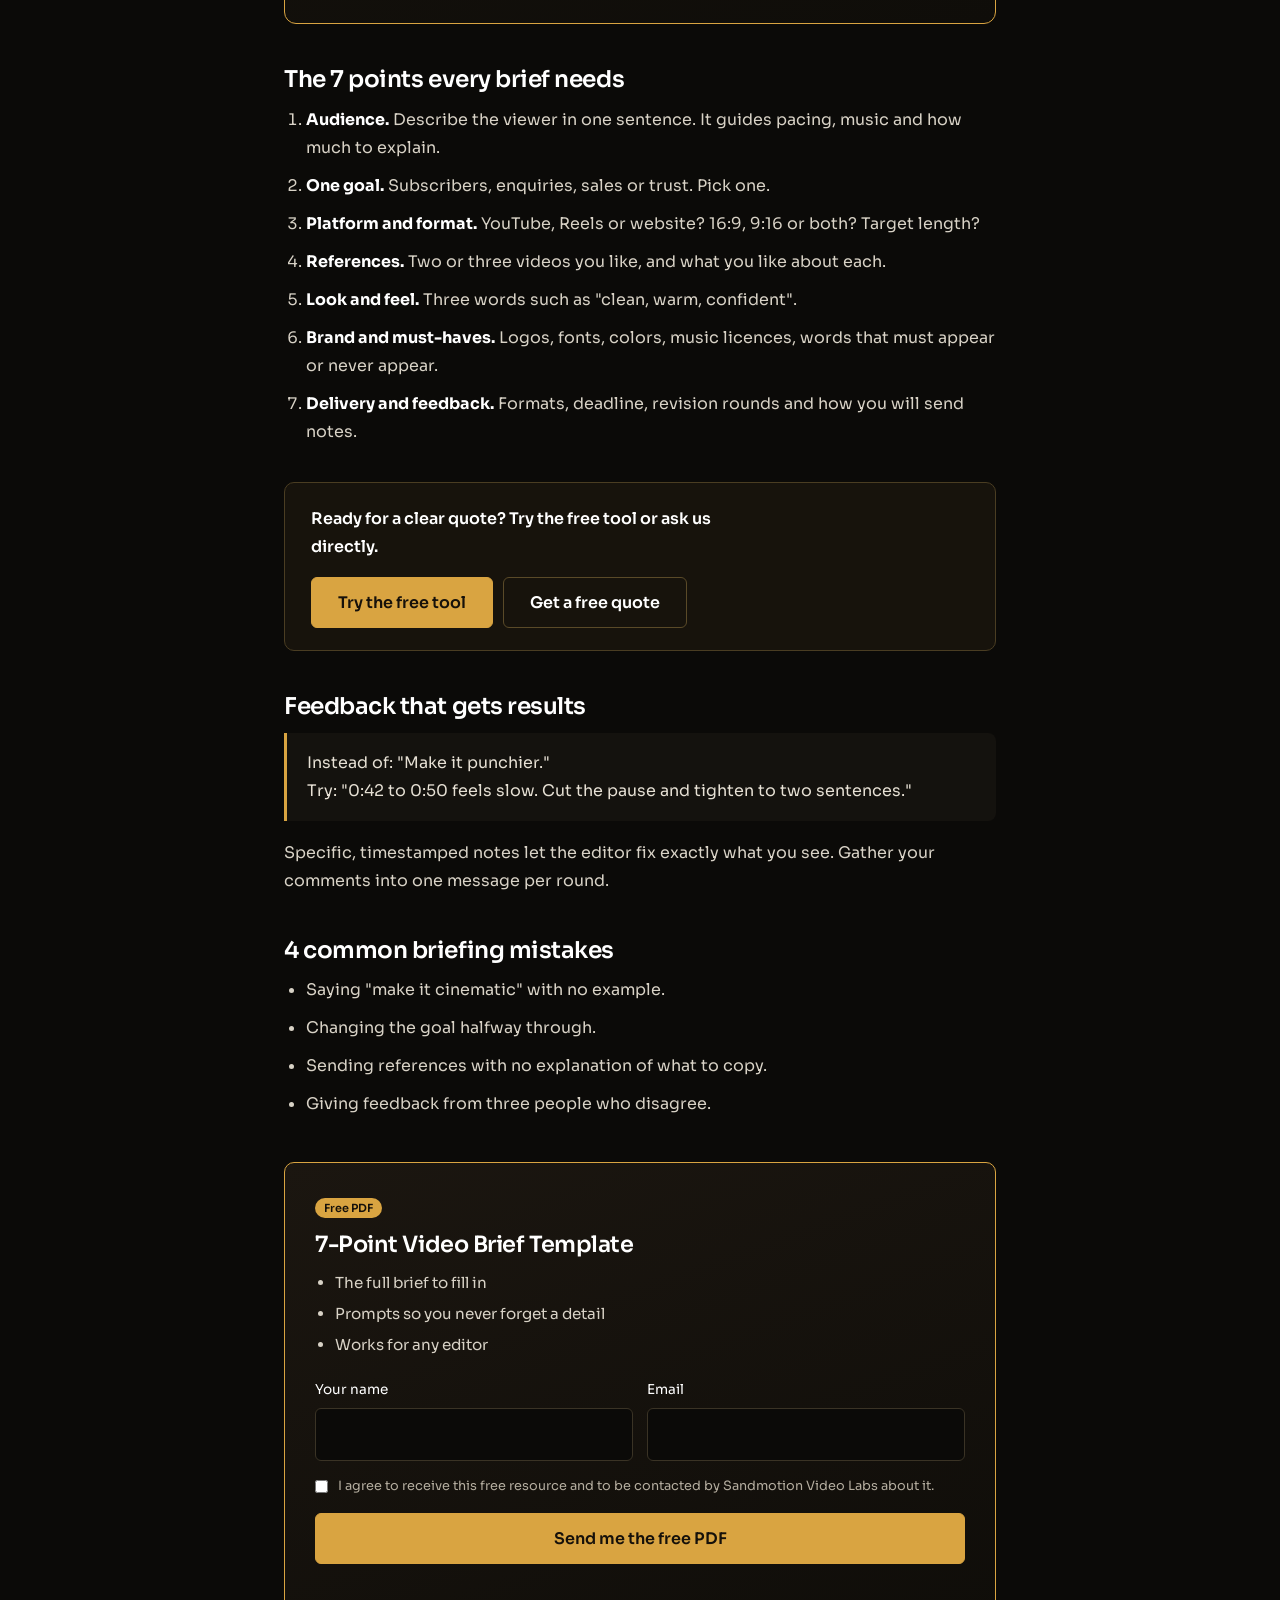
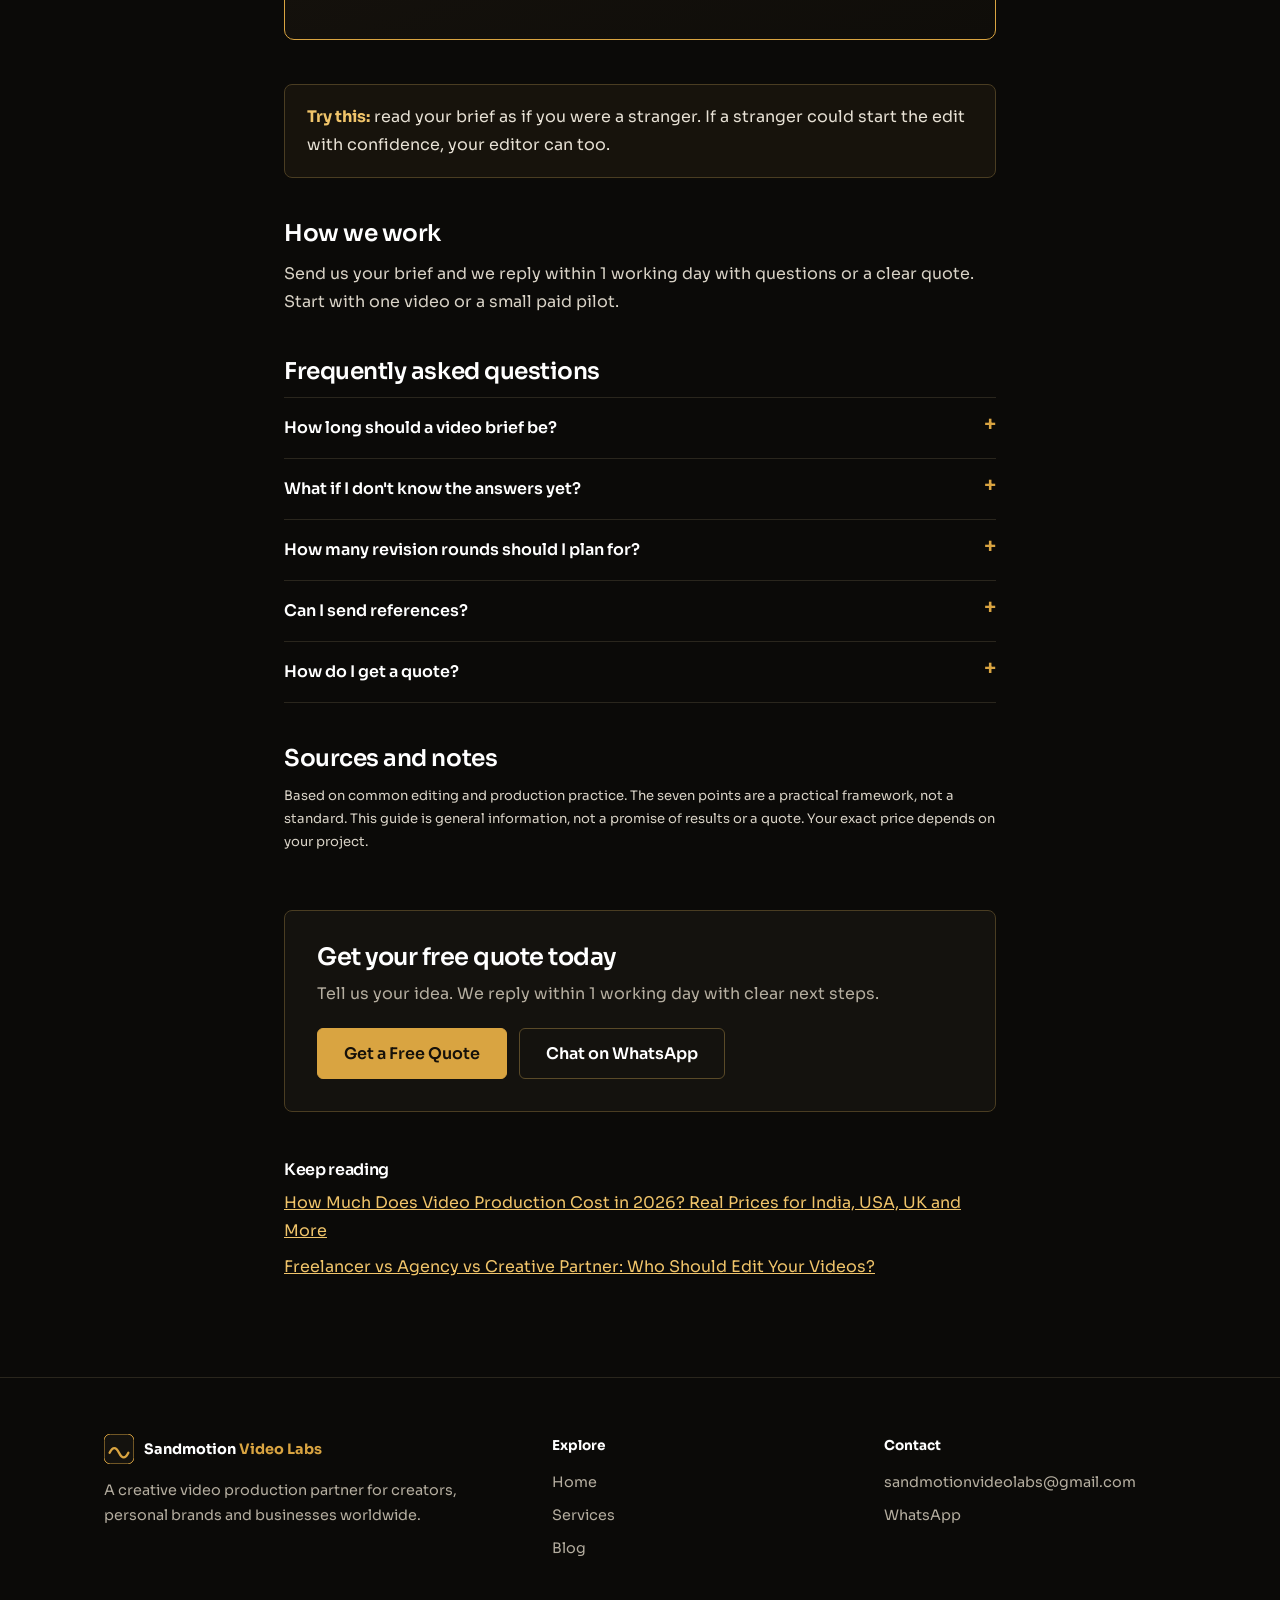
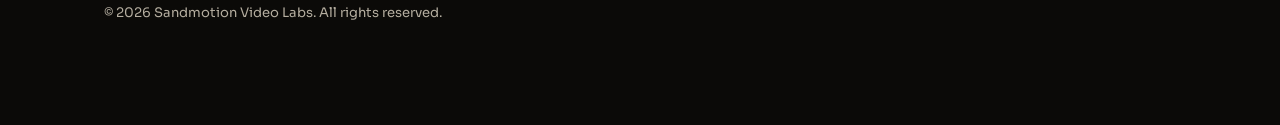
<file: blog/how-to-brief-a-video-editor.html>
<!DOCTYPE html>
<html lang="en"><head><meta charset="utf-8"><meta name="viewport" content="width=device-width, initial-scale=1">
<title>The 7-Point Video Brief: How to Get the Edit You Imagined the First Time | Sandmotion Video Labs</title><meta name="description" content="Most disappointing edits start with a weak brief. Build yours in two minutes with the free brief builder, and download the template."><link rel="canonical" href="https://www.sandmotionvideolabs.in/blog/how-to-brief-a-video-editor.html">
<meta property="og:type" content="article"><meta property="og:title" content="The 7-Point Video Brief: How to Get the Edit You Imagined the First Time"><meta property="og:description" content="Most disappointing edits start with a weak brief. Build yours in two minutes with the free brief builder, and download the template."><meta property="og:url" content="https://www.sandmotionvideolabs.in/blog/how-to-brief-a-video-editor.html"><meta property="og:image" content="https://www.sandmotionvideolabs.in/og-image.jpg"><meta name="twitter:card" content="summary_large_image">
<meta name="theme-color" content="#0b0a08"><link rel="icon" href="data:image/svg+xml,%3Csvg xmlns='http://www.w3.org/2000/svg' viewBox='0 0 64 64'%3E%3Crect width='64' height='64' rx='14' fill='%230b0a08'/%3E%3Cpath d='M14 40q9-18 18 0t18 0' stroke='%23d9a441' stroke-width='6' fill='none' stroke-linecap='round'/%3E%3C/svg%3E"><link rel="preconnect" href="https://fonts.googleapis.com"><link rel="preconnect" href="https://fonts.gstatic.com" crossorigin><link href="https://fonts.googleapis.com/css2?family=Sora:wght@300;400;600;700&display=swap" rel="stylesheet"><link rel="stylesheet" href="blog.css"><script type="application/ld+json">{"@context": "https://schema.org", "@graph": [{"@type": "Article", "headline": "The 7-Point Video Brief: How to Get the Edit You Imagined the First Time", "description": "Most disappointing edits start with a weak brief. Build yours in two minutes with the free brief builder, and download the template.", "datePublished": "2026-11-21", "dateModified": "2026-11-21", "author": {"@type": "Organization", "name": "Sandmotion Video Labs"}, "publisher": {"@type": "Organization", "name": "Sandmotion Video Labs"}, "mainEntityOfPage": "https://www.sandmotionvideolabs.in/blog/how-to-brief-a-video-editor.html"}, {"@type": "FAQPage", "mainEntity": [{"@type": "Question", "name": "How long should a video brief be?", "acceptedAnswer": {"@type": "Answer", "text": "One page is plenty. Seven short answers cover what an editor needs."}}, {"@type": "Question", "name": "What if I don't know the answers yet?", "acceptedAnswer": {"@type": "Answer", "text": "Fill in what you know. We help with the rest in your first reply."}}, {"@type": "Question", "name": "How many revision rounds should I plan for?", "acceptedAnswer": {"@type": "Answer", "text": "Two clear rounds is common. Agree this before the project starts."}}, {"@type": "Question", "name": "Can I send references?", "acceptedAnswer": {"@type": "Answer", "text": "Yes, and say what you like about each one."}}, {"@type": "Question", "name": "How do I get a quote?", "acceptedAnswer": {"@type": "Answer", "text": "Send us your brief or a short message. We reply within 1 working day."}}]}]}</script><script async src="https://www.googletagmanager.com/gtag/js?id=G-XXXXXXXXXX"></script><script>window.dataLayer=window.dataLayer||[];function gtag(){dataLayer.push(arguments)}gtag("js",new Date());gtag("config","G-XXXXXXXXXX");</script><style>
.est{margin:36px 0;padding:28px;border:1px solid var(--gold);border-radius:12px;background:linear-gradient(160deg,#1b1610,#0f0d09)}
.est h2{font-size:1.5rem;margin:6px 0 8px}.est>p{margin-bottom:20px;font-size:.95rem}
.est fieldset{border:0;padding:0;margin:0 0 20px}.est legend{font-weight:600;font-size:.92rem;margin-bottom:10px;color:#fff}
.opts{display:flex;flex-wrap:wrap;gap:10px}.opt{position:relative}.opt input{position:absolute;opacity:0;width:100%;height:100%;left:0;top:0;cursor:pointer}
.opt span{display:block;padding:10px 16px;border:1px solid #4a3d22;border-radius:99px;font-size:.88rem;color:#e6e0d4;background:#0b0a08;transition:all .2s}
.opt input:checked+span{background:var(--gold);border-color:var(--gold);color:#16110a;font-weight:600}
.opt input:focus-visible+span{outline:2px solid var(--gold2);outline-offset:2px}
.opt:hover span{border-color:var(--gold)}
#res{margin-top:24px;padding:22px;border-radius:10px;background:#0b0a08;border:1px solid #4a3d22}
#res[hidden]{display:none}#res .big{font-size:1.5rem;font-weight:600;color:var(--gold2);margin:6px 0}
#res ul{margin:12px 0 0 20px;color:#d8d2c6;font-size:.92rem}#res .fine{font-size:.78rem;margin-top:14px}
.meter{height:8px;border-radius:99px;background:#2a261d;margin:14px 0 6px;overflow:hidden}.meter i{display:block;height:100%;background:var(--gold);transition:width .5s}
.qform{margin-top:20px;display:grid;gap:12px}.qform[hidden]{display:none}.qform .btn{width:100%}
table{width:100%;border-collapse:collapse;margin:0 0 20px;font-size:.92rem}th,td{padding:12px 14px;border-bottom:1px solid var(--line);text-align:left;vertical-align:top}th{color:var(--gold2);font-weight:600}td{color:#d8d2c6}
.tw{overflow-x:auto}
details{border-top:1px solid var(--line);padding:16px 0}details:last-of-type{border-bottom:1px solid var(--line)}
summary{cursor:pointer;font-weight:600;list-style:none;display:flex;justify-content:space-between;gap:16px;color:#fff}summary::-webkit-details-marker{display:none}summary::after{content:"+";color:var(--gold);font-size:1.3rem;line-height:1}details[open] summary::after{content:"\2212"}
details p{margin:10px 0 0}
.src{font-size:.82rem;color:var(--mute)}.src li{margin-bottom:4px}.src a{color:var(--gold2)}
.cta-s{margin:36px 0;padding:22px 26px;border:1px solid #4a3d22;border-radius:10px;background:rgba(217,164,65,.06);display:flex;flex-wrap:wrap;gap:16px;align-items:center;justify-content:space-between}
.cta-s p{margin:0;color:#fff;font-weight:600;max-width:34ch}.cta-s .row{display:flex;gap:10px;flex-wrap:wrap}
</style><style>.est select,.est textarea{font:inherit;font-size:.95rem;background:#0b0a08;color:#fff;border:1px solid #3a3325;border-radius:6px;padding:12px 14px;width:100%}.est label{margin-bottom:12px}.est input[type=number]{max-width:100%}</style></head>
<body><div id="bar" aria-hidden="true"></div>
<header><div class="wrap"><nav aria-label="Main"><a class="logo" href="../index.html"><svg viewBox="0 0 64 64" aria-hidden="true"><rect width="64" height="64" rx="14" fill="#14120e" stroke="#d9a441" stroke-width="2"/><path d="M12 40q10-20 20 0t20 0" stroke="#d9a441" stroke-width="5" fill="none" stroke-linecap="round"/></svg><b>Sandmotion <span>Video Labs</span></b></a>
<ul><li><a href="../index.html#services">Services</a></li><li><a href="../index.html#process">Process</a></li><li><a href="./">Blog</a></li><li><a href="../index.html#contact">Contact</a></li></ul>
<a class="btn" href="../index.html#contact" data-evt="nav_lets_talk">Let's Talk</a></nav></div></header>
<main><article class="post"><div class="wrap narrow"><p class="crumb"><a href="../index.html">Home</a> / <a href="./">Blog</a></p>
<h1>The 7-Point Video Brief: How to Get the Edit You Imagined the First Time</h1><p class="meta"><time datetime="2026-11-21">21 November 2026</time> · 6 min read · By Sandmotion Video Labs</p>
<div class="takeaways"><h2>In this guide</h2><ul><li>Most bad edits come from unclear briefs.</li><li>Seven short answers give an editor what they need.</li><li>Timestamped feedback beats general feelings.</li></ul></div>
<div class="prose"><p>You send the footage, wait a few days, and the first draft is nothing like what you pictured. That is rarely the editor's fault alone. Without a brief, they are guessing, and a guess rarely matches the picture in your head.</p>
<section class="est" id="estimator" aria-labelledby="est-h"><span class="badge" style="margin-left:0">Free tool</span><h2 id="est-h">Brief builder: write your brief in two minutes</h2><p>Fill in what you know. We build a brief you can copy, or send straight to us.</p><label>Who is the video for?<input id="b1" placeholder="e.g. first-time founders watching on phones"></label><label>One goal<input id="b2" placeholder="e.g. get enquiries for my service"></label><label>Platform and length<input id="b3" placeholder="e.g. YouTube, 8 minutes, plus 3 Shorts"></label><label>Three words for the style<input id="b4" placeholder="e.g. clean, warm, confident"></label><label>Reference links and what you like<input id="b5" placeholder="e.g. link, I like the fast captions"></label><label>Must include or avoid<input id="b6" placeholder="e.g. include logo and offer; avoid slang"></label><label>Deadline<input id="b7" placeholder="e.g. 10 December"></label><button class="btn" type="button" id="go">Build my brief</button><div id="res" hidden aria-live="polite"></div>
<form class="qform" id="qf" hidden novalidate><h3 style="font-size:1.1rem">Send this brief to us for a free quote</h3><div class="mrow"><label>Your name<input name="name" autocomplete="name" required></label><label>Email<input name="email" type="email" autocomplete="email" required></label></div>
<label>WhatsApp number (with country code)<input name="phone" type="tel" autocomplete="tel" inputmode="tel" placeholder="+91 98765 43210" required></label>
<label>Link to your footage folder (optional) <small style="color:var(--mute)">(optional)</small><input name="note"></label>
<div class="hp" aria-hidden="true"><label>Leave empty<input name="website" tabindex="-1" autocomplete="off"></label></div>
<label class="consent"><input type="checkbox" name="consent" required><span>I agree that Sandmotion Video Labs may contact me about this enquiry and store my details to do so.</span></label>
<button class="btn" type="submit">Get My Free Quote</button><p class="mstatus" id="qs" role="status" aria-live="polite"></p></form></section>
<h2 id="seven">The 7 points every brief needs</h2>
<ol><li><strong>Audience.</strong> Describe the viewer in one sentence. It guides pacing, music and how much to explain.</li><li><strong>One goal.</strong> Subscribers, enquiries, sales or trust. Pick one.</li><li><strong>Platform and format.</strong> YouTube, Reels or website? 16:9, 9:16 or both? Target length?</li><li><strong>References.</strong> Two or three videos you like, and what you like about each.</li><li><strong>Look and feel.</strong> Three words such as "clean, warm, confident".</li><li><strong>Brand and must-haves.</strong> Logos, fonts, colors, music licences, words that must appear or never appear.</li><li><strong>Delivery and feedback.</strong> Formats, deadline, revision rounds and how you will send notes.</li></ol>
<div class="cta-s"><p>Ready for a clear quote? Try the free tool or ask us directly.</p><div class="row"><a class="btn" href="#estimator" data-evt="cta_tool">Try the free tool</a><a class="btn ghost" href="../index.html#contact" data-evt="cta_quote">Get a free quote</a></div></div>
<h2 id="feedback">Feedback that gets results</h2>
<blockquote>Instead of: "Make it punchier."<br>Try: "0:42 to 0:50 feels slow. Cut the pause and tighten to two sentences."</blockquote>
<p>Specific, timestamped notes let the editor fix exactly what you see. Gather your comments into one message per round.</p>
<h2 id="mistakes">4 common briefing mistakes</h2>
<ul><li>Saying "make it cinematic" with no example.</li><li>Changing the goal halfway through.</li><li>Sending references with no explanation of what to copy.</li><li>Giving feedback from three people who disagree.</li></ul>
<aside class="magnet" aria-label="Free download"><span class="badge">Free PDF</span><h3>7-Point Video Brief Template</h3><ul><li>The full brief to fill in</li><li>Prompts so you never forget a detail</li><li>Works for any editor</li></ul><form class="mform" data-title="7-Point Video Brief Template" data-file="Free-Video-Brief-Template.pdf" novalidate><div class="mrow"><label>Your name<input name="name" autocomplete="name" required></label><label>Email<input name="email" type="email" autocomplete="email" required></label></div><div class="hp" aria-hidden="true"><label>Leave empty<input name="website" tabindex="-1" autocomplete="off"></label></div><label class="consent"><input type="checkbox" name="consent" required><span>I agree to receive this free resource and to be contacted by Sandmotion Video Labs about it.</span></label><button class="btn" type="submit">Send me the free PDF</button><p class="mstatus" role="status" aria-live="polite"></p></form><a class="btn dl" href="Free-Video-Brief-Template.pdf" download hidden data-evt="magnet_download">Download your free PDF</a></aside>
<div class="tip"><strong>Try this:</strong> read your brief as if you were a stranger. If a stranger could start the edit with confidence, your editor can too.</div>
<h2 id="how-we-work">How we work</h2>
<p>Send us your brief and we reply within 1 working day with questions or a clear quote. Start with one video or a small paid pilot.</p>
<h2 id="faq">Frequently asked questions</h2><details><summary>How long should a video brief be?</summary><p>One page is plenty. Seven short answers cover what an editor needs.</p></details><details><summary>What if I don't know the answers yet?</summary><p>Fill in what you know. We help with the rest in your first reply.</p></details><details><summary>How many revision rounds should I plan for?</summary><p>Two clear rounds is common. Agree this before the project starts.</p></details><details><summary>Can I send references?</summary><p>Yes, and say what you like about each one.</p></details><details><summary>How do I get a quote?</summary><p>Send us your brief or a short message. We reply within 1 working day.</p></details>
<h2 id="notes">Sources and notes</h2><p class="src">Based on common editing and production practice. The seven points are a practical framework, not a standard. This guide is general information, not a promise of results or a quote. Your exact price depends on your project.</p>
</div>
<aside class="cta"><h2>Get your free quote today</h2><p>Tell us your idea. We reply within 1 working day with clear next steps.</p><div class="row"><a class="btn" href="../index.html#contact" data-evt="blog_start_project">Get a Free Quote</a><a class="btn ghost" href="https://wa.me/918208072906?text=Hi%20Sandmotion%20Video%20Labs%2C%20I%20read%20your%20guide%20and%20would%20like%20a%20quote." target="_blank" rel="noopener" data-evt="whatsapp_click">Chat on WhatsApp</a></div></aside>
<div class="related"><h3>Keep reading</h3><ul><li><a href="video-production-cost-2026.html">How Much Does Video Production Cost in 2026? Real Prices for India, USA, UK and More</a></li><li><a href="freelancer-vs-agency-vs-creative-partner.html">Freelancer vs Agency vs Creative Partner: Who Should Edit Your Videos?</a></li></ul></div></div></article></main>
<footer><div class="wrap"><div class="fgrid"><div><a class="logo" href="../index.html"><svg viewBox="0 0 64 64" aria-hidden="true"><rect width="64" height="64" rx="14" fill="#14120e" stroke="#d9a441" stroke-width="2"/><path d="M12 40q10-20 20 0t20 0" stroke="#d9a441" stroke-width="5" fill="none" stroke-linecap="round"/></svg><b>Sandmotion <span>Video Labs</span></b></a><p style="margin-top:14px;font-size:.9rem">A creative video production partner for creators, personal brands and businesses worldwide.</p></div>
<div><h4>Explore</h4><ul><li><a href="../index.html">Home</a></li><li><a href="../index.html#services">Services</a></li><li><a href="./">Blog</a></li></ul></div>
<div><h4>Contact</h4><ul><li><a href="mailto:sandmotionvideolabs@gmail.com">sandmotionvideolabs@gmail.com</a></li><li><a href="https://wa.me/918208072906" target="_blank" rel="noopener" data-evt="whatsapp_click">WhatsApp</a></li></ul></div></div>
<p class="copy">&copy; 2026 Sandmotion Video Labs. All rights reserved.</p></div></footer>
<div class="mcta"><a class="btn" href="../index.html#contact" data-evt="mobile_start_project">Start Your Project</a><a class="btn ghost" href="https://wa.me/918208072906?text=Hi%20Sandmotion%20Video%20Labs%2C%20I%27d%20like%20to%20discuss%20a%20video%20project." target="_blank" rel="noopener" data-evt="whatsapp_click">WhatsApp</a></div>
<script src="blog.js"></script>
<script>
(function(){
 var go=document.getElementById('go'),res=document.getElementById('res'),qf=document.getElementById('qf'),qs=document.getElementById('qs'),LEAD={};
 function v(n){var e=document.querySelector('input[name="'+n+'"]:checked');return e?e.value:''}
 function ck(n){return [].slice.call(document.querySelectorAll('input[name="'+n+'"]:checked')).map(function(e){return e.value})}
 function val(id){var e=document.getElementById(id);return e?e.value.trim():''}
 function run(){
 var f=[['Audience','b1'],['Goal','b2'],['Platform and length','b3'],['Style','b4'],['References','b5'],['Must include or avoid','b6'],['Deadline','b7']],t=[],miss=0;
 f.forEach(function(x){var a=val(x[1]);if(!a)miss++;t.push(x[0]+': '+(a||'(to confirm)'))});
 if(miss>5){var r=document.getElementById('res');r.innerHTML='Please fill in at least two fields.';r.hidden=false;return null}
 var txt=t.join('\n');
 return {html:'<strong>Your brief</strong><textarea id="out" rows="9" readonly style="margin-top:10px">'+txt.replace(/&/g,'&amp;').replace(/</g,'&lt;')+'</textarea><button class="btn ghost" type="button" id="cp" style="margin-top:10px;width:100%">Copy my brief</button><p class="fine">Fields marked (to confirm) can be filled in later. Copy this into an email or send it to us below.</p>',service:'Complete creative partnership',budget:'One video',msg:'Brief: '+t.join(' | ')}}
document.addEventListener('click',function(e){if(e.target&&e.target.id==='cp'){var o=document.getElementById('out');o.select();try{document.execCommand('copy');e.target.textContent='Copied'}catch(x){}}});
 go.addEventListener('click',function(){var r=run();if(!r)return;LEAD=r;res.innerHTML=r.html;res.hidden=false;qf.hidden=false;res.scrollIntoView({behavior:'smooth',block:'nearest'});if(window.gtag)gtag('event','tool_used',{tool:'Free brief builder'})});
 var re=/^[^\s@]+@[^\s@]+\.[^\s@]{2,}$/;
 qf.addEventListener('submit',function(e){
  e.preventDefault();qs.className='mstatus';qs.textContent='';var d=qf.elements;
  if(!d.name.value.trim()||!re.test(d.email.value.trim())){qs.className='mstatus bad';qs.textContent='Please enter your name and a valid email address.';return}
  var dg=d.phone.value.replace(/\D/g,'');if(dg.length<8||dg.length>15){qs.className='mstatus bad';qs.textContent='Please enter a valid WhatsApp number with country code.';return}
  if(!d.consent.checked){qs.className='mstatus bad';qs.textContent='Please tick the consent box to continue.';return}
  if(d.website.value)return;
  if(!/^https:\/\/script\.google\.com\//.test(ENDPOINT)){qs.className='mstatus bad';qs.textContent='This form is not connected yet. Please use WhatsApp or email for now.';return}
  var fd=new FormData(),msg='[Free brief builder] '+LEAD.msg+' | WhatsApp: '+d.phone.value.trim()+(d.note.value.trim()?' | Note: '+d.note.value.trim():'');
  fd.append('name',d.name.value.trim());fd.append('email',d.email.value.trim());fd.append('company','');fd.append('service',LEAD.service);fd.append('budget',LEAD.budget);fd.append('message',msg);fd.append('consent','on');fd.append('website','');
  var b=qf.querySelector('button[type=submit]');b.disabled=true;b.textContent='Sending...';
  fetch(ENDPOINT,{method:'POST',body:fd}).then(function(r){return r.json()}).then(function(r){
   if(!r||r.result!=='success')throw new Error('fail');
   qs.className='mstatus ok';qs.textContent='Thank you. We have your details and will reply by email within 1 working day.';
   if(window.gtag)gtag('event','generate_lead',{form:'Free brief builder',service:LEAD.service});qf.reset()})
  .catch(function(){qs.className='mstatus bad';qs.textContent='We could not send that. Please try again, or message us on WhatsApp.'})
  .finally(function(){b.disabled=false;b.textContent='Get My Free Quote'})});
})();
</script></body></html>
</file>
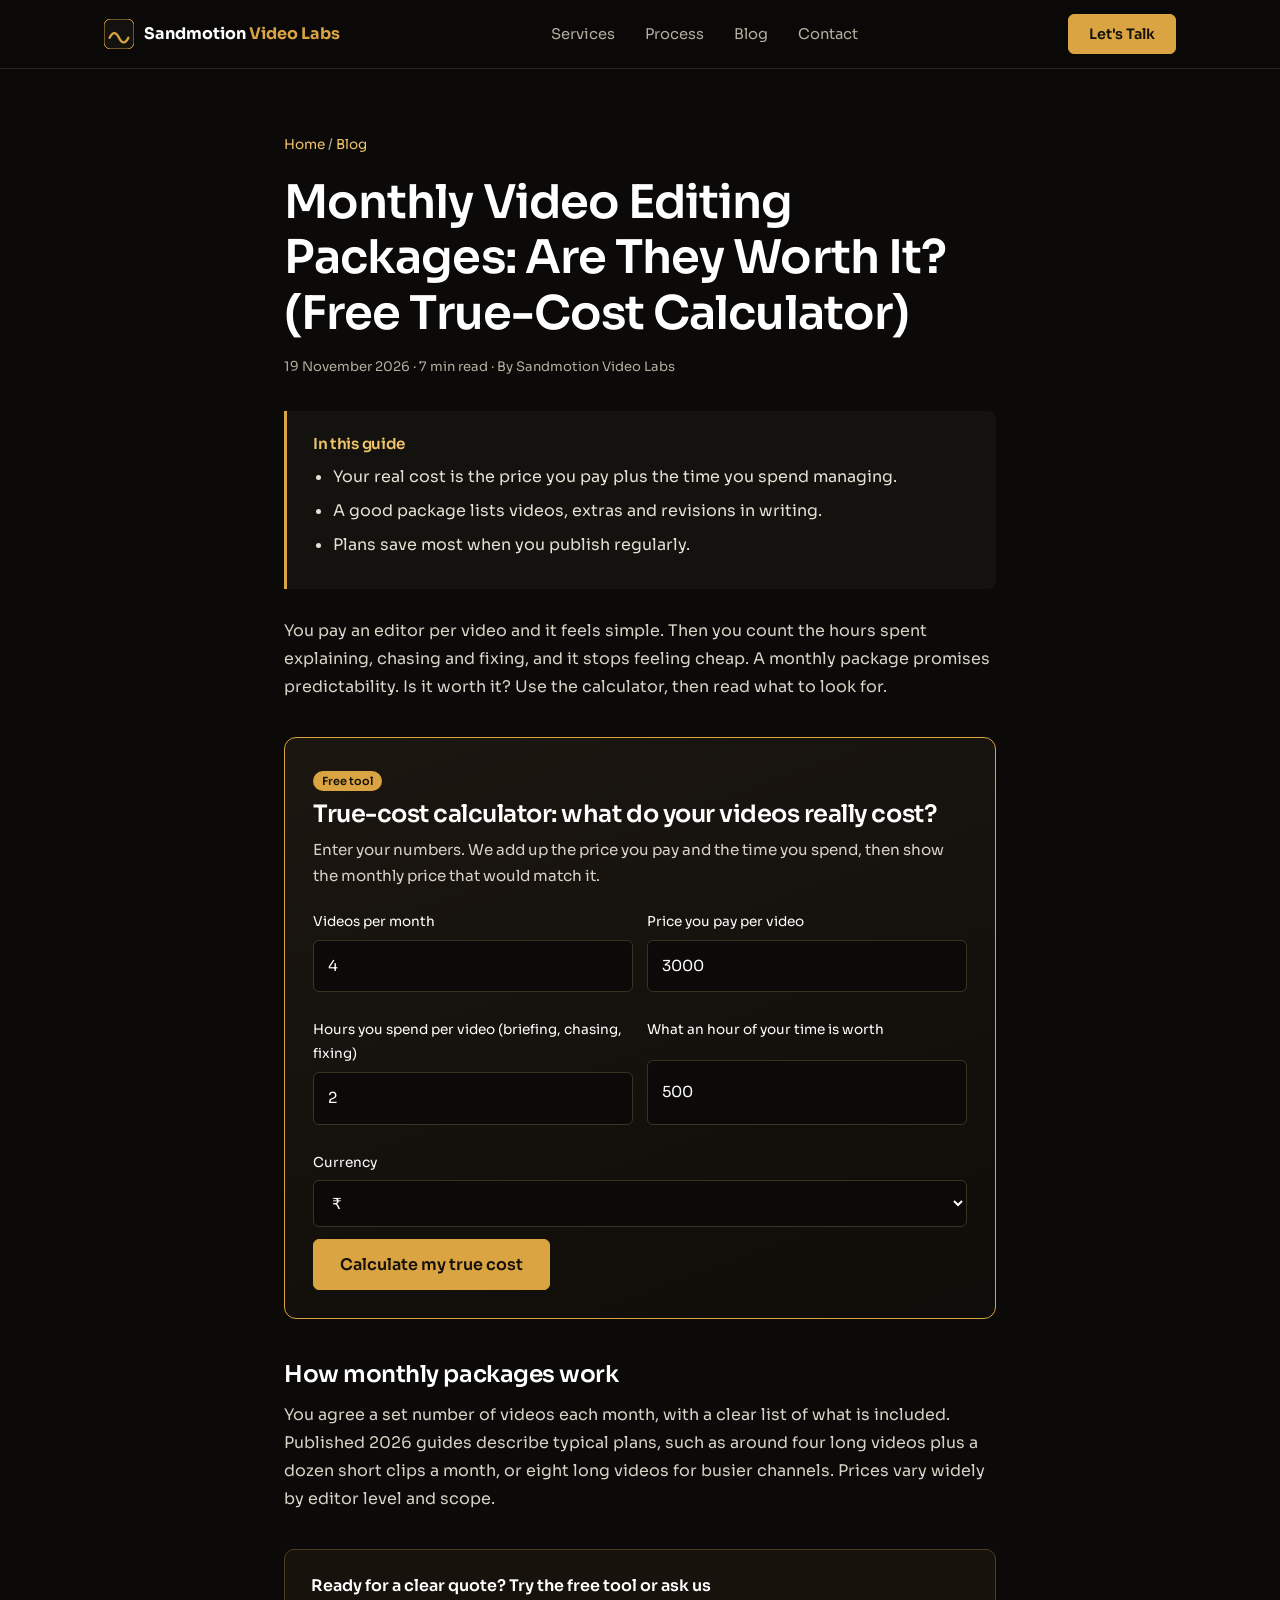
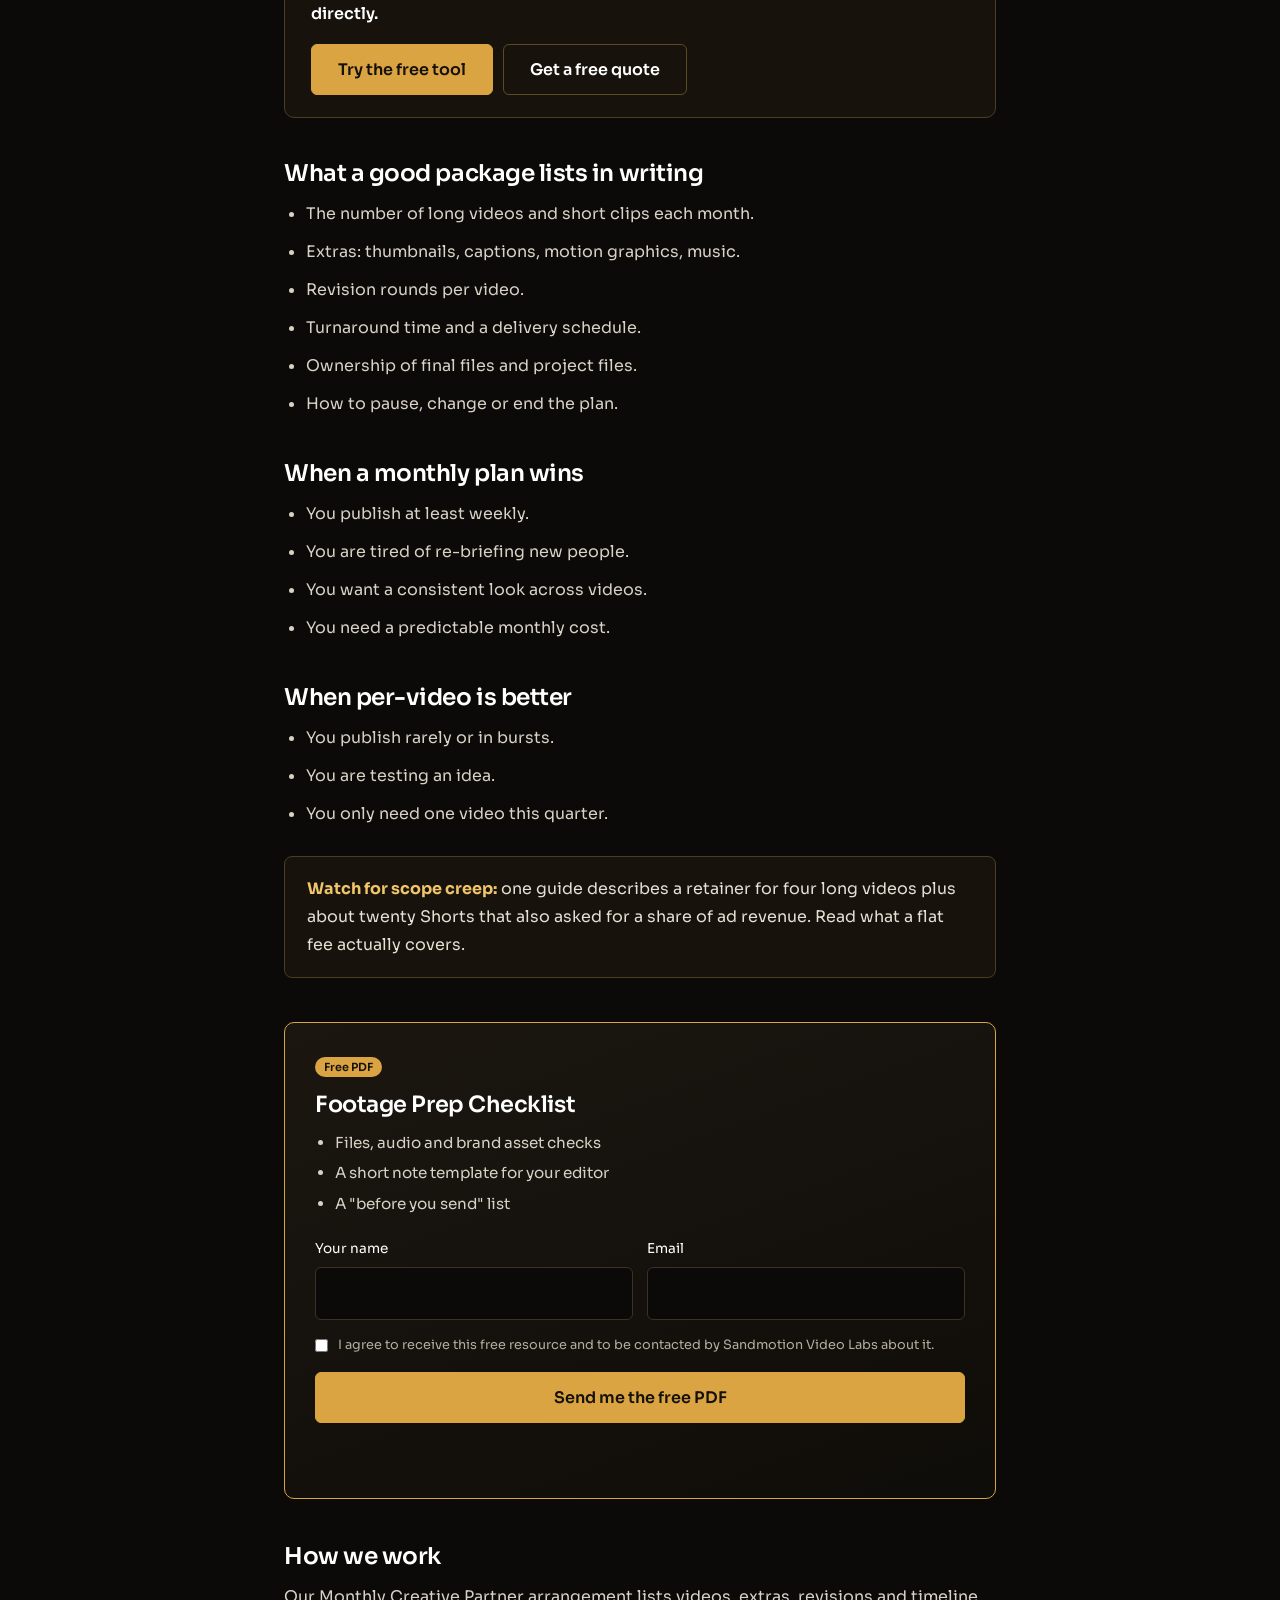
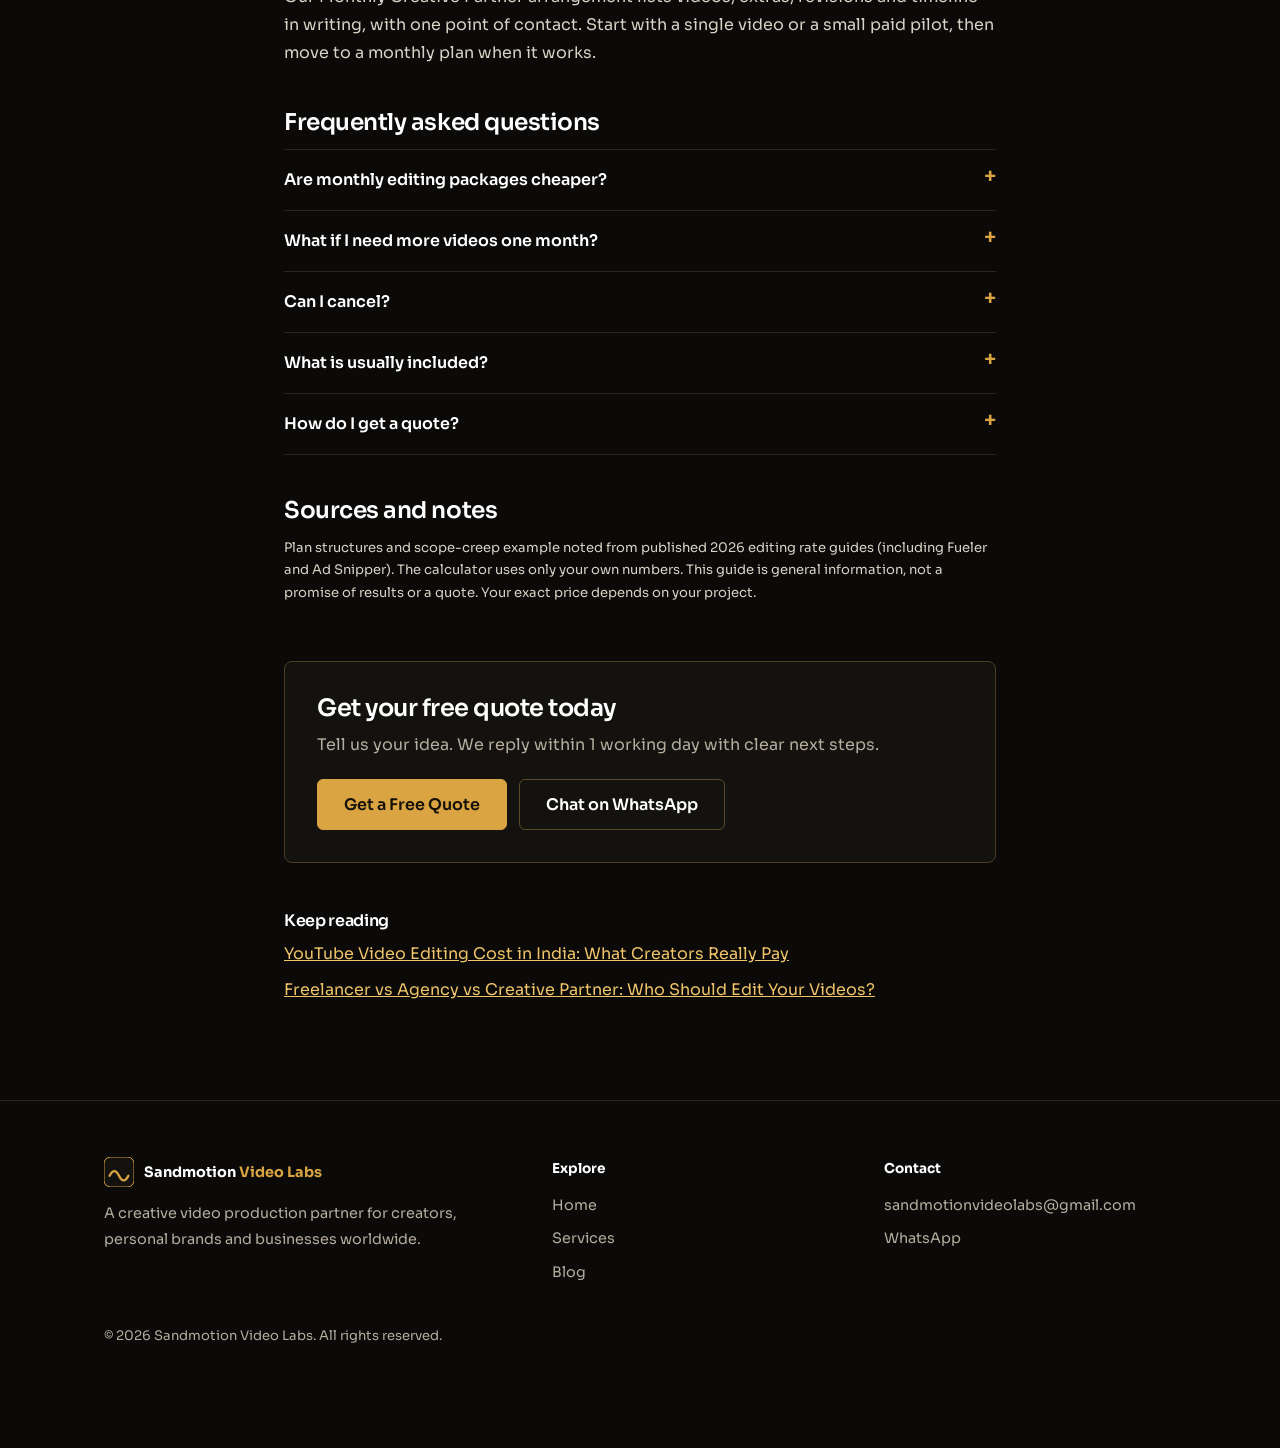
<file: blog/monthly-video-editing-packages-worth-it.html>
<!DOCTYPE html>
<html lang="en"><head><meta charset="utf-8"><meta name="viewport" content="width=device-width, initial-scale=1">
<title>Monthly Video Editing Packages: Are They Worth It? (Free True-Cost Calculator) | Sandmotion Video Labs</title><meta name="description" content="Are monthly video editing packages worth it? Calculate your true cost per video, see what a good package includes and get a quote."><link rel="canonical" href="https://www.sandmotionvideolabs.in/blog/monthly-video-editing-packages-worth-it.html">
<meta property="og:type" content="article"><meta property="og:title" content="Monthly Video Editing Packages: Are They Worth It? (Free True-Cost Calculator)"><meta property="og:description" content="Are monthly video editing packages worth it? Calculate your true cost per video, see what a good package includes and get a quote."><meta property="og:url" content="https://www.sandmotionvideolabs.in/blog/monthly-video-editing-packages-worth-it.html"><meta property="og:image" content="https://www.sandmotionvideolabs.in/og-image.jpg"><meta name="twitter:card" content="summary_large_image">
<meta name="theme-color" content="#0b0a08"><link rel="icon" href="data:image/svg+xml,%3Csvg xmlns='http://www.w3.org/2000/svg' viewBox='0 0 64 64'%3E%3Crect width='64' height='64' rx='14' fill='%230b0a08'/%3E%3Cpath d='M14 40q9-18 18 0t18 0' stroke='%23d9a441' stroke-width='6' fill='none' stroke-linecap='round'/%3E%3C/svg%3E"><link rel="preconnect" href="https://fonts.googleapis.com"><link rel="preconnect" href="https://fonts.gstatic.com" crossorigin><link href="https://fonts.googleapis.com/css2?family=Sora:wght@300;400;600;700&display=swap" rel="stylesheet"><link rel="stylesheet" href="blog.css"><script type="application/ld+json">{"@context": "https://schema.org", "@graph": [{"@type": "Article", "headline": "Monthly Video Editing Packages: Are They Worth It? (Free True-Cost Calculator)", "description": "Are monthly video editing packages worth it? Calculate your true cost per video, see what a good package includes and get a quote.", "datePublished": "2026-11-19", "dateModified": "2026-11-19", "author": {"@type": "Organization", "name": "Sandmotion Video Labs"}, "publisher": {"@type": "Organization", "name": "Sandmotion Video Labs"}, "mainEntityOfPage": "https://www.sandmotionvideolabs.in/blog/monthly-video-editing-packages-worth-it.html"}, {"@type": "FAQPage", "mainEntity": [{"@type": "Question", "name": "Are monthly editing packages cheaper?", "acceptedAnswer": {"@type": "Answer", "text": "Often per video, once you publish regularly, and always easier to predict. The real saving is your time."}}, {"@type": "Question", "name": "What if I need more videos one month?", "acceptedAnswer": {"@type": "Answer", "text": "Agree this upfront. Good plans allow extra videos at a stated price."}}, {"@type": "Question", "name": "Can I cancel?", "acceptedAnswer": {"@type": "Answer", "text": "Check the notice period and how to pause or end the plan before you start."}}, {"@type": "Question", "name": "What is usually included?", "acceptedAnswer": {"@type": "Answer", "text": "Editing, captions, a set number of revisions and an agreed delivery schedule. Extras are listed separately."}}, {"@type": "Question", "name": "How do I get a quote?", "acceptedAnswer": {"@type": "Answer", "text": "Send us a short message. We reply within 1 working day."}}]}]}</script><script async src="https://www.googletagmanager.com/gtag/js?id=G-XXXXXXXXXX"></script><script>window.dataLayer=window.dataLayer||[];function gtag(){dataLayer.push(arguments)}gtag("js",new Date());gtag("config","G-XXXXXXXXXX");</script><style>
.est{margin:36px 0;padding:28px;border:1px solid var(--gold);border-radius:12px;background:linear-gradient(160deg,#1b1610,#0f0d09)}
.est h2{font-size:1.5rem;margin:6px 0 8px}.est>p{margin-bottom:20px;font-size:.95rem}
.est fieldset{border:0;padding:0;margin:0 0 20px}.est legend{font-weight:600;font-size:.92rem;margin-bottom:10px;color:#fff}
.opts{display:flex;flex-wrap:wrap;gap:10px}.opt{position:relative}.opt input{position:absolute;opacity:0;width:100%;height:100%;left:0;top:0;cursor:pointer}
.opt span{display:block;padding:10px 16px;border:1px solid #4a3d22;border-radius:99px;font-size:.88rem;color:#e6e0d4;background:#0b0a08;transition:all .2s}
.opt input:checked+span{background:var(--gold);border-color:var(--gold);color:#16110a;font-weight:600}
.opt input:focus-visible+span{outline:2px solid var(--gold2);outline-offset:2px}
.opt:hover span{border-color:var(--gold)}
#res{margin-top:24px;padding:22px;border-radius:10px;background:#0b0a08;border:1px solid #4a3d22}
#res[hidden]{display:none}#res .big{font-size:1.5rem;font-weight:600;color:var(--gold2);margin:6px 0}
#res ul{margin:12px 0 0 20px;color:#d8d2c6;font-size:.92rem}#res .fine{font-size:.78rem;margin-top:14px}
.meter{height:8px;border-radius:99px;background:#2a261d;margin:14px 0 6px;overflow:hidden}.meter i{display:block;height:100%;background:var(--gold);transition:width .5s}
.qform{margin-top:20px;display:grid;gap:12px}.qform[hidden]{display:none}.qform .btn{width:100%}
table{width:100%;border-collapse:collapse;margin:0 0 20px;font-size:.92rem}th,td{padding:12px 14px;border-bottom:1px solid var(--line);text-align:left;vertical-align:top}th{color:var(--gold2);font-weight:600}td{color:#d8d2c6}
.tw{overflow-x:auto}
details{border-top:1px solid var(--line);padding:16px 0}details:last-of-type{border-bottom:1px solid var(--line)}
summary{cursor:pointer;font-weight:600;list-style:none;display:flex;justify-content:space-between;gap:16px;color:#fff}summary::-webkit-details-marker{display:none}summary::after{content:"+";color:var(--gold);font-size:1.3rem;line-height:1}details[open] summary::after{content:"\2212"}
details p{margin:10px 0 0}
.src{font-size:.82rem;color:var(--mute)}.src li{margin-bottom:4px}.src a{color:var(--gold2)}
.cta-s{margin:36px 0;padding:22px 26px;border:1px solid #4a3d22;border-radius:10px;background:rgba(217,164,65,.06);display:flex;flex-wrap:wrap;gap:16px;align-items:center;justify-content:space-between}
.cta-s p{margin:0;color:#fff;font-weight:600;max-width:34ch}.cta-s .row{display:flex;gap:10px;flex-wrap:wrap}
</style><style>.est select,.est textarea{font:inherit;font-size:.95rem;background:#0b0a08;color:#fff;border:1px solid #3a3325;border-radius:6px;padding:12px 14px;width:100%}.est label{margin-bottom:12px}.est input[type=number]{max-width:100%}</style></head>
<body><div id="bar" aria-hidden="true"></div>
<header><div class="wrap"><nav aria-label="Main"><a class="logo" href="../index.html"><svg viewBox="0 0 64 64" aria-hidden="true"><rect width="64" height="64" rx="14" fill="#14120e" stroke="#d9a441" stroke-width="2"/><path d="M12 40q10-20 20 0t20 0" stroke="#d9a441" stroke-width="5" fill="none" stroke-linecap="round"/></svg><b>Sandmotion <span>Video Labs</span></b></a>
<ul><li><a href="../index.html#services">Services</a></li><li><a href="../index.html#process">Process</a></li><li><a href="./">Blog</a></li><li><a href="../index.html#contact">Contact</a></li></ul>
<a class="btn" href="../index.html#contact" data-evt="nav_lets_talk">Let's Talk</a></nav></div></header>
<main><article class="post"><div class="wrap narrow"><p class="crumb"><a href="../index.html">Home</a> / <a href="./">Blog</a></p>
<h1>Monthly Video Editing Packages: Are They Worth It? (Free True-Cost Calculator)</h1><p class="meta"><time datetime="2026-11-19">19 November 2026</time> · 7 min read · By Sandmotion Video Labs</p>
<div class="takeaways"><h2>In this guide</h2><ul><li>Your real cost is the price you pay plus the time you spend managing.</li><li>A good package lists videos, extras and revisions in writing.</li><li>Plans save most when you publish regularly.</li></ul></div>
<div class="prose"><p>You pay an editor per video and it feels simple. Then you count the hours spent explaining, chasing and fixing, and it stops feeling cheap. A monthly package promises predictability. Is it worth it? Use the calculator, then read what to look for.</p>
<section class="est" id="estimator" aria-labelledby="est-h"><span class="badge" style="margin-left:0">Free tool</span><h2 id="est-h">True-cost calculator: what do your videos really cost?</h2><p>Enter your numbers. We add up the price you pay and the time you spend, then show the monthly price that would match it.</p><div class="mrow"><label>Videos per month<input id="n" type="number" min="1" value="4"></label><label>Price you pay per video<input id="pr" type="number" min="0" value="3000"></label></div><div class="mrow"><label>Hours you spend per video (briefing, chasing, fixing)<input id="hr" type="number" min="0" step="0.5" value="2"></label><label>What an hour of your time is worth<input id="hv" type="number" min="0" value="500"></label></div><label>Currency<select id="cu"><option>₹</option><option>$</option><option>£</option><option>€</option></select></label><button class="btn" type="button" id="go">Calculate my true cost</button><div id="res" hidden aria-live="polite"></div>
<form class="qform" id="qf" hidden novalidate><h3 style="font-size:1.1rem">Get a monthly package quote</h3><div class="mrow"><label>Your name<input name="name" autocomplete="name" required></label><label>Email<input name="email" type="email" autocomplete="email" required></label></div>
<label>WhatsApp number (with country code)<input name="phone" type="tel" autocomplete="tel" inputmode="tel" placeholder="+91 98765 43210" required></label>
<label>Link to your channel or website <small style="color:var(--mute)">(optional)</small><input name="note"></label>
<div class="hp" aria-hidden="true"><label>Leave empty<input name="website" tabindex="-1" autocomplete="off"></label></div>
<label class="consent"><input type="checkbox" name="consent" required><span>I agree that Sandmotion Video Labs may contact me about this enquiry and store my details to do so.</span></label>
<button class="btn" type="submit">Get My Free Quote</button><p class="mstatus" id="qs" role="status" aria-live="polite"></p></form></section>
<h2 id="how-plans-work">How monthly packages work</h2>
<p>You agree a set number of videos each month, with a clear list of what is included. Published 2026 guides describe typical plans, such as around four long videos plus a dozen short clips a month, or eight long videos for busier channels. Prices vary widely by editor level and scope.</p>
<div class="cta-s"><p>Ready for a clear quote? Try the free tool or ask us directly.</p><div class="row"><a class="btn" href="#estimator" data-evt="cta_tool">Try the free tool</a><a class="btn ghost" href="../index.html#contact" data-evt="cta_quote">Get a free quote</a></div></div>
<h2 id="include">What a good package lists in writing</h2>
<ul><li>The number of long videos and short clips each month.</li><li>Extras: thumbnails, captions, motion graphics, music.</li><li>Revision rounds per video.</li><li>Turnaround time and a delivery schedule.</li><li>Ownership of final files and project files.</li><li>How to pause, change or end the plan.</li></ul>
<h2 id="when">When a monthly plan wins</h2>
<ul><li>You publish at least weekly.</li><li>You are tired of re-briefing new people.</li><li>You want a consistent look across videos.</li><li>You need a predictable monthly cost.</li></ul>
<h2 id="when-not">When per-video is better</h2>
<ul><li>You publish rarely or in bursts.</li><li>You are testing an idea.</li><li>You only need one video this quarter.</li></ul>
<div class="tip"><strong>Watch for scope creep:</strong> one guide describes a retainer for four long videos plus about twenty Shorts that also asked for a share of ad revenue. Read what a flat fee actually covers.</div>
<aside class="magnet" aria-label="Free download"><span class="badge">Free PDF</span><h3>Footage Prep Checklist</h3><ul><li>Files, audio and brand asset checks</li><li>A short note template for your editor</li><li>A &quot;before you send&quot; list</li></ul><form class="mform" data-title="Footage Prep Checklist" data-file="Free-Footage-Prep-Checklist.pdf" novalidate><div class="mrow"><label>Your name<input name="name" autocomplete="name" required></label><label>Email<input name="email" type="email" autocomplete="email" required></label></div><div class="hp" aria-hidden="true"><label>Leave empty<input name="website" tabindex="-1" autocomplete="off"></label></div><label class="consent"><input type="checkbox" name="consent" required><span>I agree to receive this free resource and to be contacted by Sandmotion Video Labs about it.</span></label><button class="btn" type="submit">Send me the free PDF</button><p class="mstatus" role="status" aria-live="polite"></p></form><a class="btn dl" href="Free-Footage-Prep-Checklist.pdf" download hidden data-evt="magnet_download">Download your free PDF</a></aside>
<h2 id="how-we-work">How we work</h2>
<p>Our Monthly Creative Partner arrangement lists videos, extras, revisions and timeline in writing, with one point of contact. Start with a single video or a small paid pilot, then move to a monthly plan when it works.</p>
<h2 id="faq">Frequently asked questions</h2><details><summary>Are monthly editing packages cheaper?</summary><p>Often per video, once you publish regularly, and always easier to predict. The real saving is your time.</p></details><details><summary>What if I need more videos one month?</summary><p>Agree this upfront. Good plans allow extra videos at a stated price.</p></details><details><summary>Can I cancel?</summary><p>Check the notice period and how to pause or end the plan before you start.</p></details><details><summary>What is usually included?</summary><p>Editing, captions, a set number of revisions and an agreed delivery schedule. Extras are listed separately.</p></details><details><summary>How do I get a quote?</summary><p>Send us a short message. We reply within 1 working day.</p></details>
<h2 id="notes">Sources and notes</h2><p class="src">Plan structures and scope-creep example noted from published 2026 editing rate guides (including Fueler and Ad Snipper). The calculator uses only your own numbers. This guide is general information, not a promise of results or a quote. Your exact price depends on your project.</p>
</div>
<aside class="cta"><h2>Get your free quote today</h2><p>Tell us your idea. We reply within 1 working day with clear next steps.</p><div class="row"><a class="btn" href="../index.html#contact" data-evt="blog_start_project">Get a Free Quote</a><a class="btn ghost" href="https://wa.me/918208072906?text=Hi%20Sandmotion%20Video%20Labs%2C%20I%20read%20your%20guide%20and%20would%20like%20a%20quote." target="_blank" rel="noopener" data-evt="whatsapp_click">Chat on WhatsApp</a></div></aside>
<div class="related"><h3>Keep reading</h3><ul><li><a href="youtube-video-editing-cost-india.html">YouTube Video Editing Cost in India: What Creators Really Pay</a></li><li><a href="freelancer-vs-agency-vs-creative-partner.html">Freelancer vs Agency vs Creative Partner: Who Should Edit Your Videos?</a></li></ul></div></div></article></main>
<footer><div class="wrap"><div class="fgrid"><div><a class="logo" href="../index.html"><svg viewBox="0 0 64 64" aria-hidden="true"><rect width="64" height="64" rx="14" fill="#14120e" stroke="#d9a441" stroke-width="2"/><path d="M12 40q10-20 20 0t20 0" stroke="#d9a441" stroke-width="5" fill="none" stroke-linecap="round"/></svg><b>Sandmotion <span>Video Labs</span></b></a><p style="margin-top:14px;font-size:.9rem">A creative video production partner for creators, personal brands and businesses worldwide.</p></div>
<div><h4>Explore</h4><ul><li><a href="../index.html">Home</a></li><li><a href="../index.html#services">Services</a></li><li><a href="./">Blog</a></li></ul></div>
<div><h4>Contact</h4><ul><li><a href="mailto:sandmotionvideolabs@gmail.com">sandmotionvideolabs@gmail.com</a></li><li><a href="https://wa.me/918208072906" target="_blank" rel="noopener" data-evt="whatsapp_click">WhatsApp</a></li></ul></div></div>
<p class="copy">&copy; 2026 Sandmotion Video Labs. All rights reserved.</p></div></footer>
<div class="mcta"><a class="btn" href="../index.html#contact" data-evt="mobile_start_project">Start Your Project</a><a class="btn ghost" href="https://wa.me/918208072906?text=Hi%20Sandmotion%20Video%20Labs%2C%20I%27d%20like%20to%20discuss%20a%20video%20project." target="_blank" rel="noopener" data-evt="whatsapp_click">WhatsApp</a></div>
<script src="blog.js"></script>
<script>
(function(){
 var go=document.getElementById('go'),res=document.getElementById('res'),qf=document.getElementById('qf'),qs=document.getElementById('qs'),LEAD={};
 function v(n){var e=document.querySelector('input[name="'+n+'"]:checked');return e?e.value:''}
 function ck(n){return [].slice.call(document.querySelectorAll('input[name="'+n+'"]:checked')).map(function(e){return e.value})}
 function val(id){var e=document.getElementById(id);return e?e.value.trim():''}
 function run(){
 var n=+val('n'),pr=+val('pr'),hr=+val('hr'),hv=+val('hv'),cu=document.getElementById('cu').value;
 if(!(n>0)||pr<0||hr<0||hv<0){var r=document.getElementById('res');r.innerHTML='Please enter valid numbers.';r.hidden=false;return null}
 function f(x){return cu+Math.round(x).toLocaleString('en-IN')}
 var paid=n*pr,time=n*hr*hv,tot=paid+time;
 return {html:'<strong>Your true monthly cost</strong><div class="big">'+f(tot)+'</div><ul><li>What you pay editors: '+f(paid)+'</li><li>Your own time ('+(n*hr)+' hours): '+f(time)+'</li><li>True cost per video: '+f(tot/n)+'</li></ul><p style="font-size:.92rem">A monthly package that costs less than <strong>'+f(tot)+'</strong> and cuts your management time would beat your current setup.</p><p class="fine">Calculated from your own numbers. It is not a quote.</p>',service:'Complete creative partnership',budget:'Monthly videos',msg:'Calculator: '+n+' videos/month | Currently pays '+cu+pr+' per video | Management time '+hr+' h/video | True cost '+f(tot)}}
 go.addEventListener('click',function(){var r=run();if(!r)return;LEAD=r;res.innerHTML=r.html;res.hidden=false;qf.hidden=false;res.scrollIntoView({behavior:'smooth',block:'nearest'});if(window.gtag)gtag('event','tool_used',{tool:'True cost calculator'})});
 var re=/^[^\s@]+@[^\s@]+\.[^\s@]{2,}$/;
 qf.addEventListener('submit',function(e){
  e.preventDefault();qs.className='mstatus';qs.textContent='';var d=qf.elements;
  if(!d.name.value.trim()||!re.test(d.email.value.trim())){qs.className='mstatus bad';qs.textContent='Please enter your name and a valid email address.';return}
  var dg=d.phone.value.replace(/\D/g,'');if(dg.length<8||dg.length>15){qs.className='mstatus bad';qs.textContent='Please enter a valid WhatsApp number with country code.';return}
  if(!d.consent.checked){qs.className='mstatus bad';qs.textContent='Please tick the consent box to continue.';return}
  if(d.website.value)return;
  if(!/^https:\/\/script\.google\.com\//.test(ENDPOINT)){qs.className='mstatus bad';qs.textContent='This form is not connected yet. Please use WhatsApp or email for now.';return}
  var fd=new FormData(),msg='[True cost calculator] '+LEAD.msg+' | WhatsApp: '+d.phone.value.trim()+(d.note.value.trim()?' | Note: '+d.note.value.trim():'');
  fd.append('name',d.name.value.trim());fd.append('email',d.email.value.trim());fd.append('company','');fd.append('service',LEAD.service);fd.append('budget',LEAD.budget);fd.append('message',msg);fd.append('consent','on');fd.append('website','');
  var b=qf.querySelector('button[type=submit]');b.disabled=true;b.textContent='Sending...';
  fetch(ENDPOINT,{method:'POST',body:fd}).then(function(r){return r.json()}).then(function(r){
   if(!r||r.result!=='success')throw new Error('fail');
   qs.className='mstatus ok';qs.textContent='Thank you. We have your details and will reply by email within 1 working day.';
   if(window.gtag)gtag('event','generate_lead',{form:'True cost calculator',service:LEAD.service});qf.reset()})
  .catch(function(){qs.className='mstatus bad';qs.textContent='We could not send that. Please try again, or message us on WhatsApp.'})
  .finally(function(){b.disabled=false;b.textContent='Get My Free Quote'})});
})();
</script></body></html>
</file>
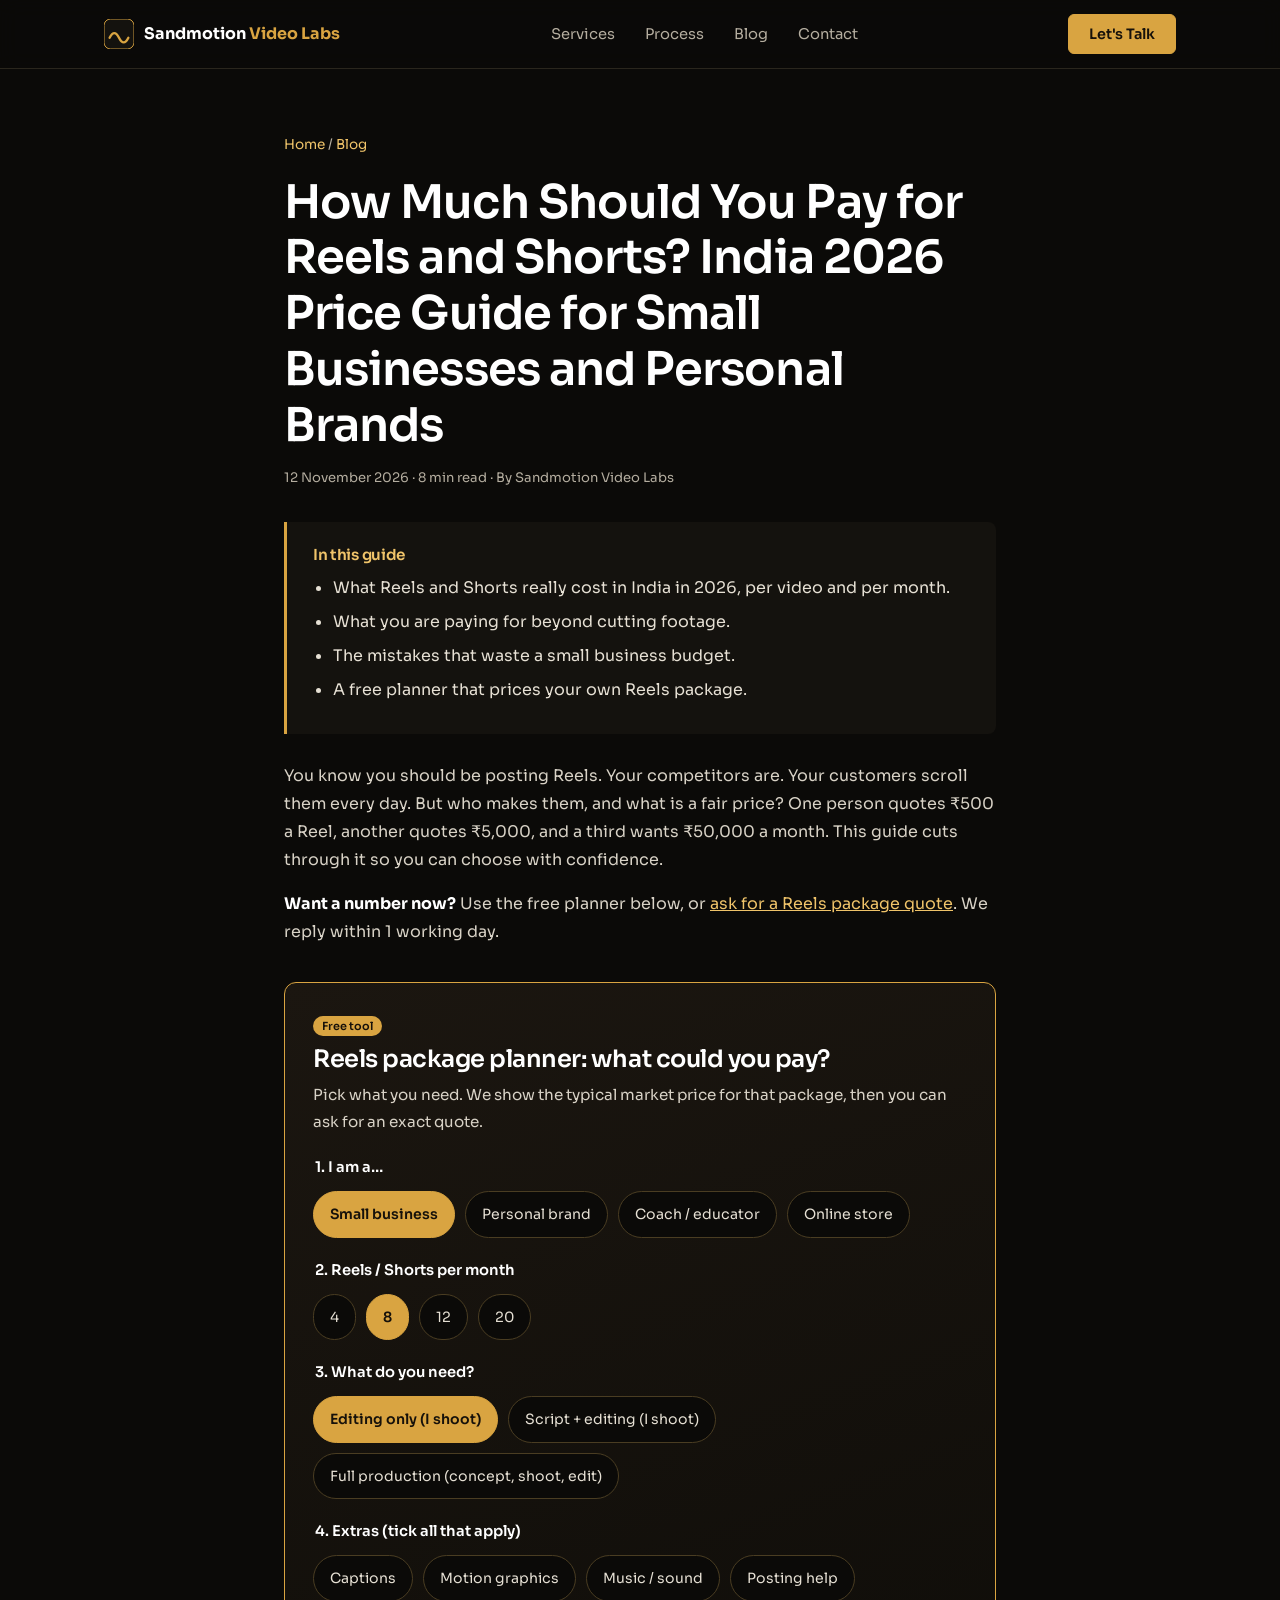
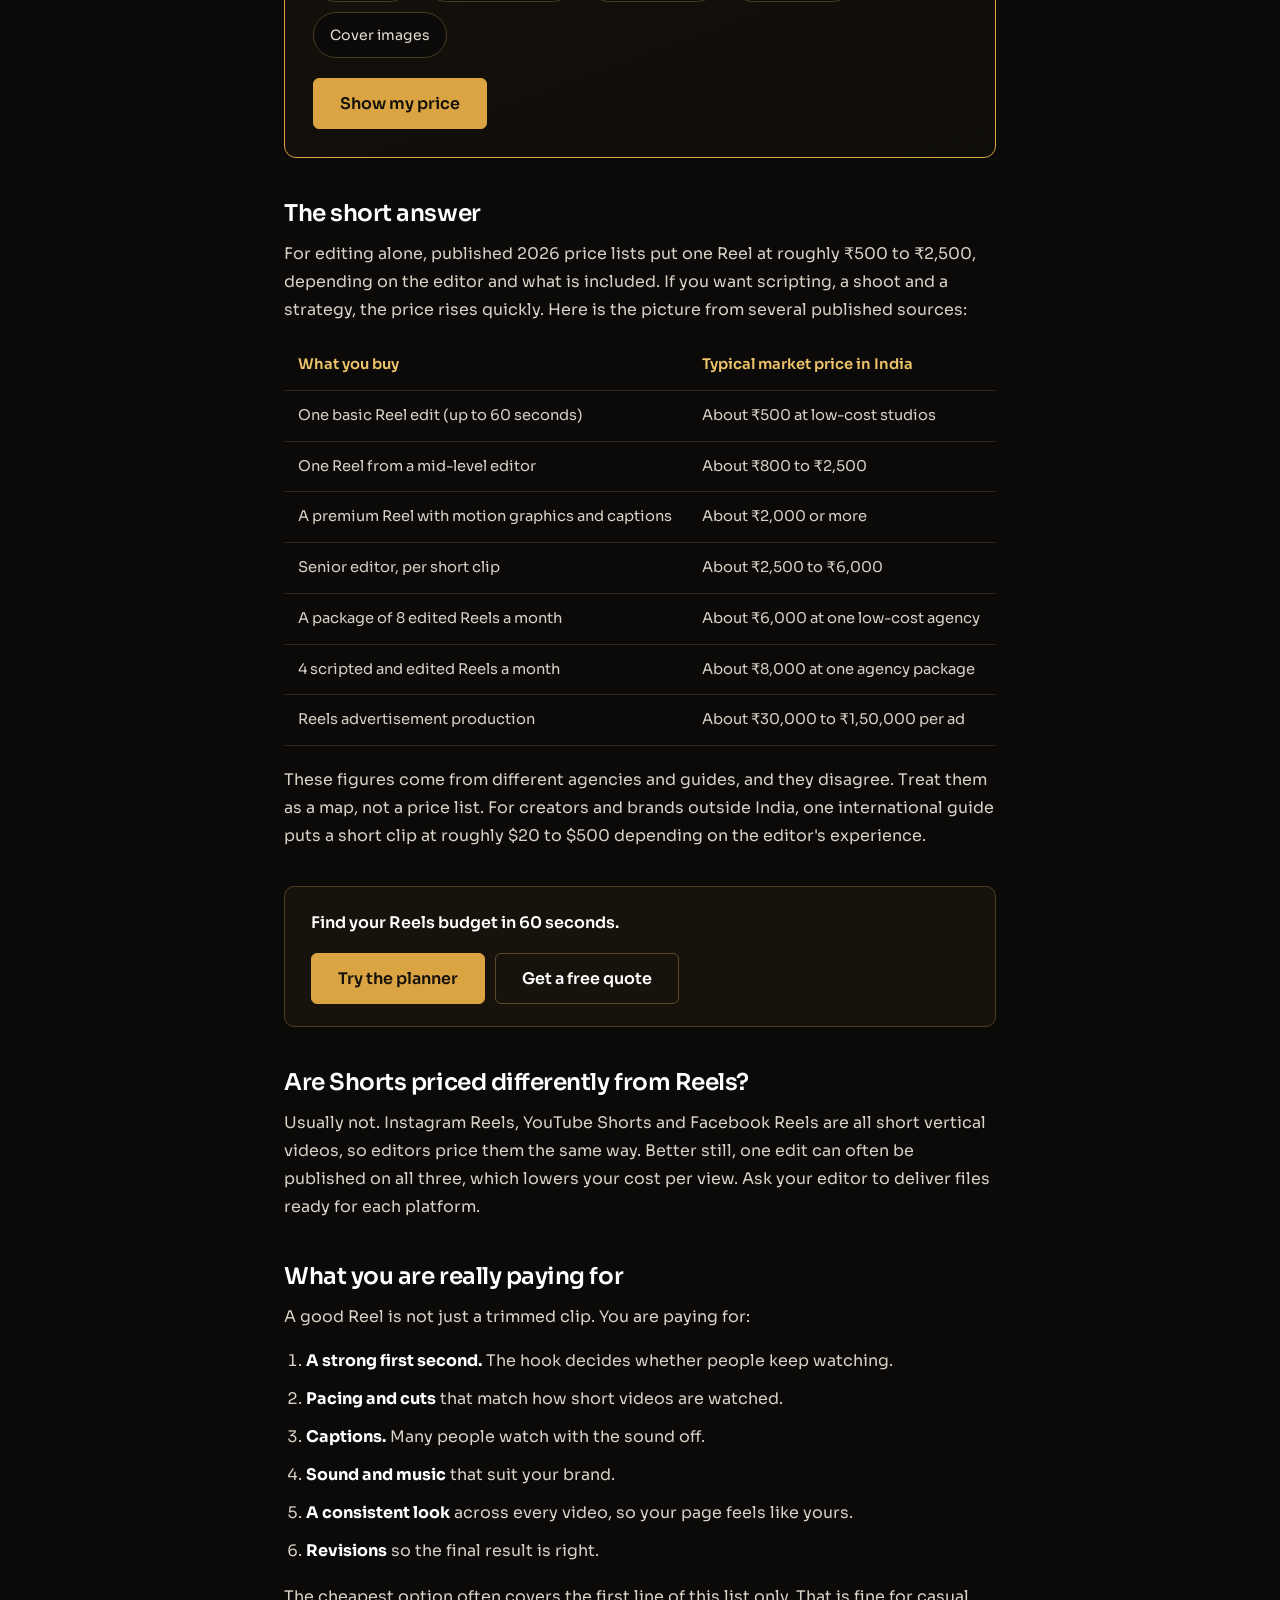
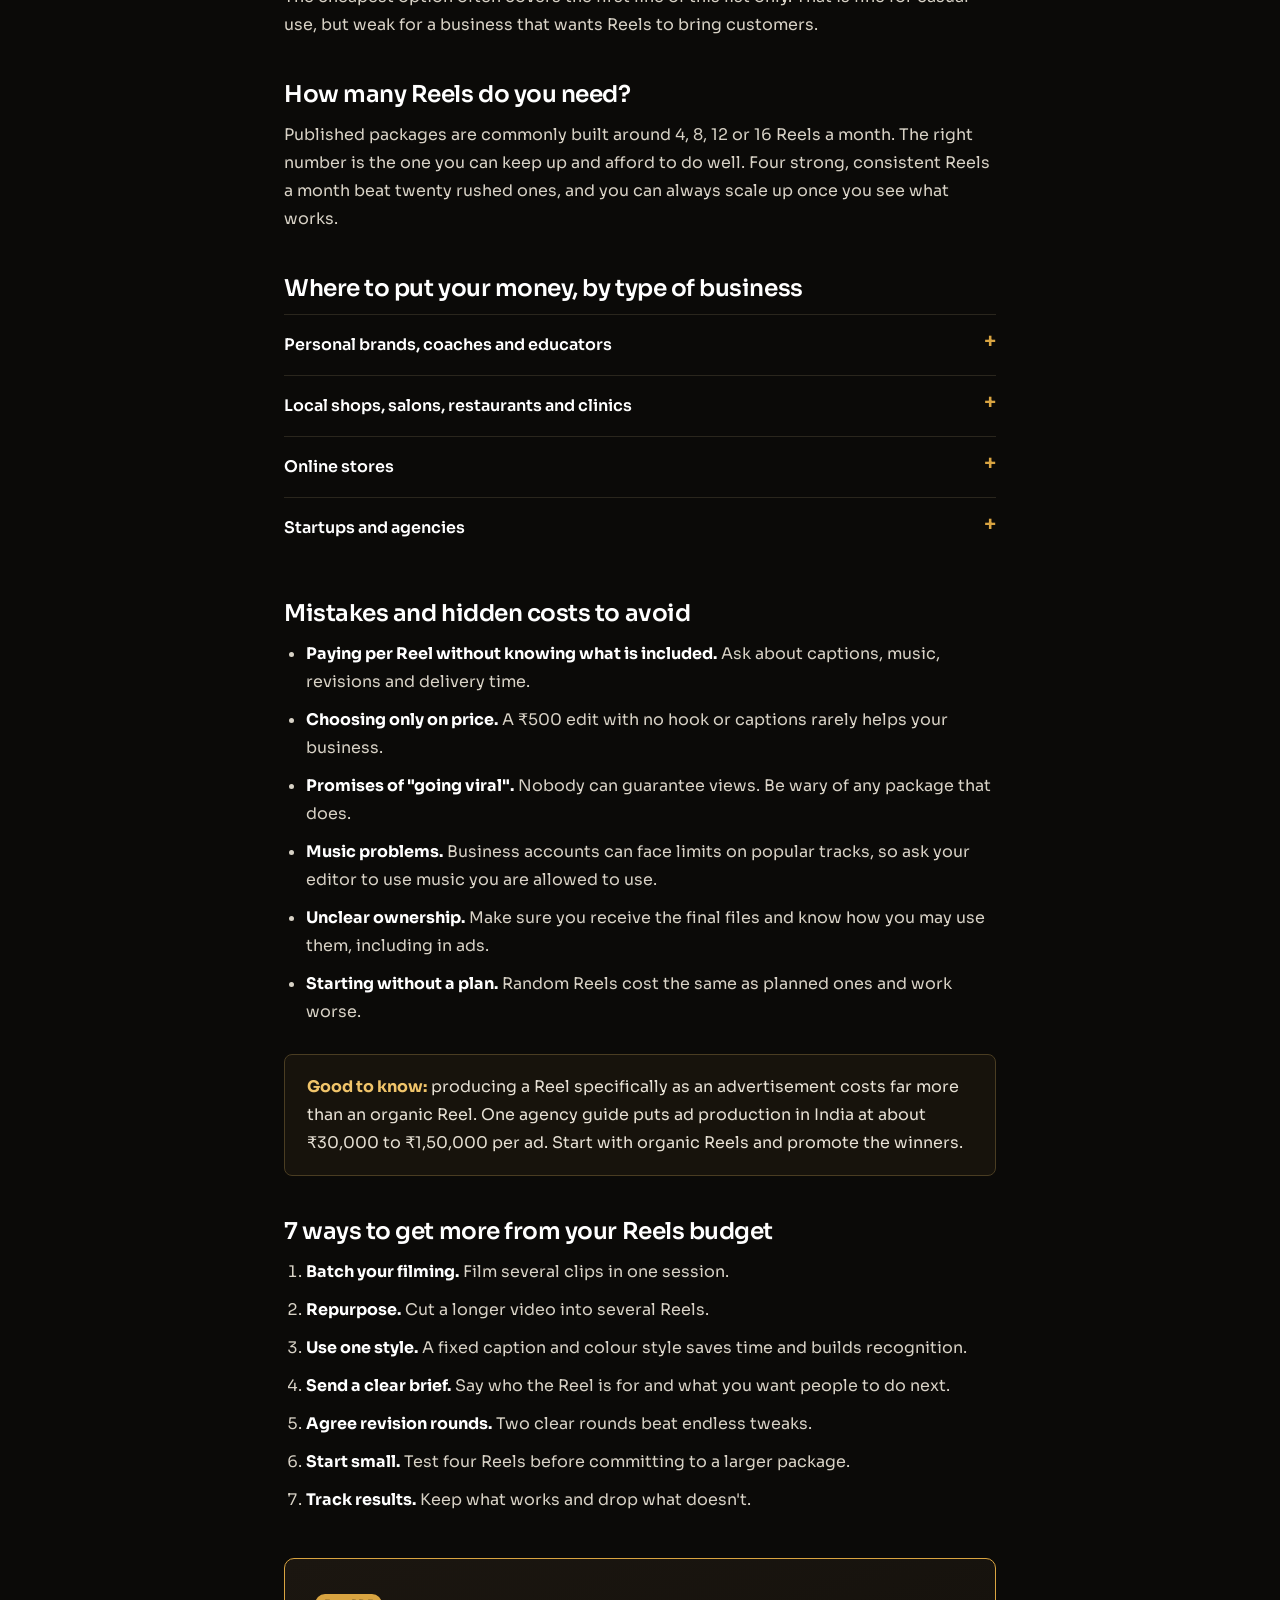
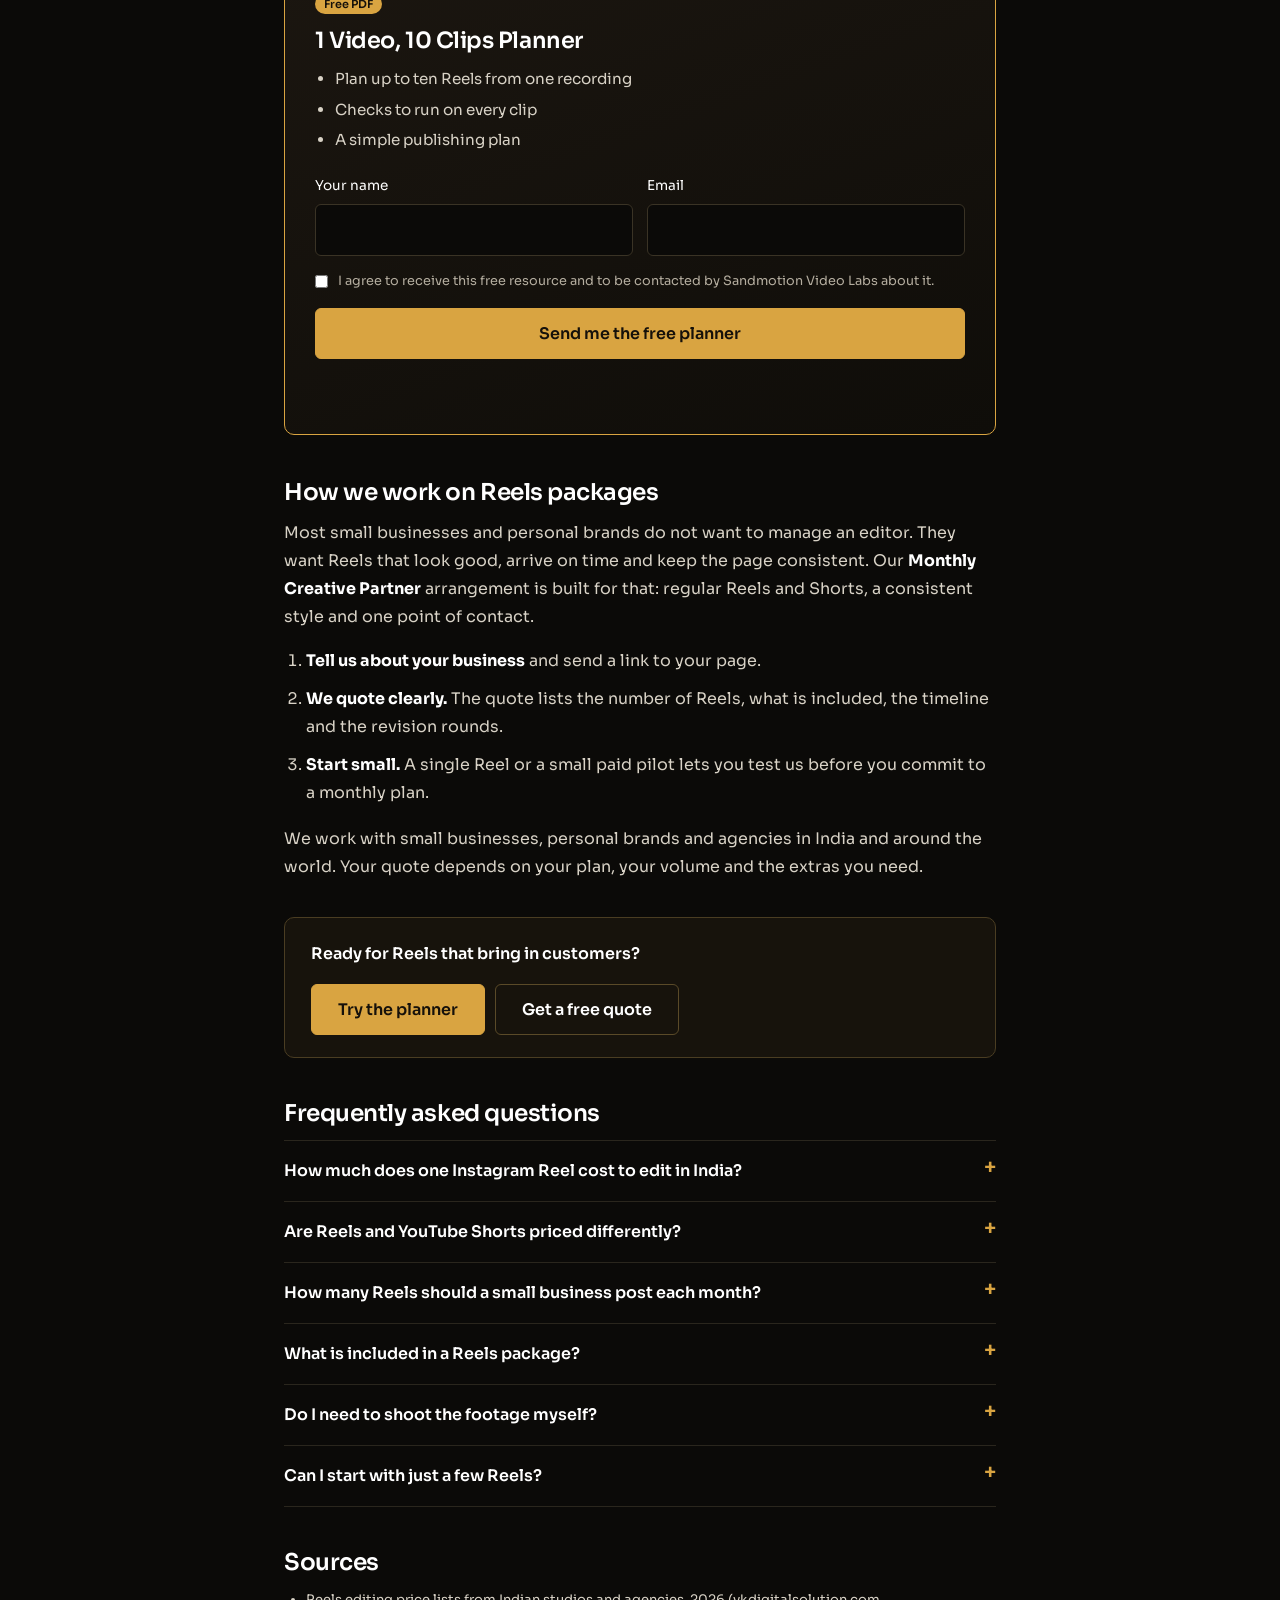
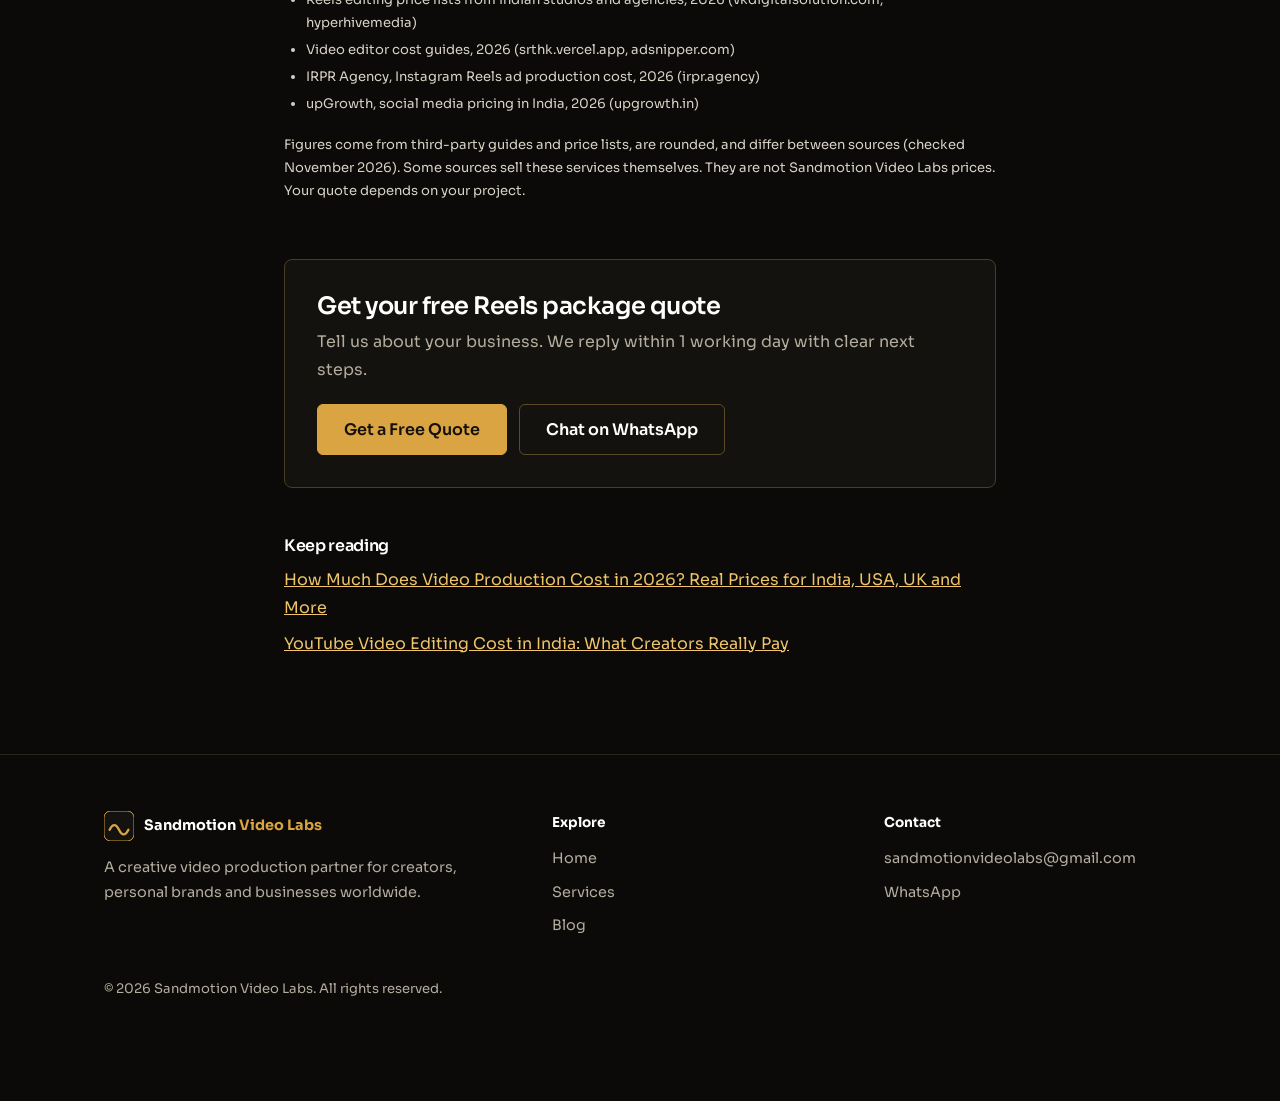
<file: blog/reels-shorts-cost-india.html>
<!DOCTYPE html>
<html lang="en"><head><meta charset="utf-8"><meta name="viewport" content="width=device-width, initial-scale=1">
<title>How Much Should You Pay for Reels and Shorts? India 2026 Price Guide for Small Businesses and Personal Brands | Sandmotion Video Labs</title><meta name="description" content="Real 2026 prices for Instagram Reels and YouTube Shorts in India: per reel and per month. Try the free Reels package planner and get your quote."><link rel="canonical" href="https://www.sandmotionvideolabs.in/blog/reels-shorts-cost-india.html">
<meta property="og:type" content="article"><meta property="og:title" content="How Much Should You Pay for Reels and Shorts? India 2026 Price Guide for Small Businesses and Personal Brands"><meta property="og:description" content="Real 2026 prices for Instagram Reels and YouTube Shorts in India: per reel and per month. Try the free Reels package planner and get your quote."><meta property="og:url" content="https://www.sandmotionvideolabs.in/blog/reels-shorts-cost-india.html"><meta property="og:image" content="https://www.sandmotionvideolabs.in/og-image.jpg"><meta name="twitter:card" content="summary_large_image">
<meta name="theme-color" content="#0b0a08"><link rel="icon" href="data:image/svg+xml,%3Csvg xmlns='http://www.w3.org/2000/svg' viewBox='0 0 64 64'%3E%3Crect width='64' height='64' rx='14' fill='%230b0a08'/%3E%3Cpath d='M14 40q9-18 18 0t18 0' stroke='%23d9a441' stroke-width='6' fill='none' stroke-linecap='round'/%3E%3C/svg%3E"><link rel="preconnect" href="https://fonts.googleapis.com"><link rel="preconnect" href="https://fonts.gstatic.com" crossorigin><link href="https://fonts.googleapis.com/css2?family=Sora:wght@300;400;600;700&display=swap" rel="stylesheet"><link rel="stylesheet" href="blog.css"><script type="application/ld+json">{"@context": "https://schema.org", "@graph": [{"@type": "Article", "headline": "How Much Should You Pay for Reels and Shorts? India 2026 Price Guide for Small Businesses and Personal Brands", "description": "Real 2026 prices for Instagram Reels and YouTube Shorts in India: per reel and per month. Try the free Reels package planner and get your quote.", "datePublished": "2026-11-12", "dateModified": "2026-11-12", "author": {"@type": "Organization", "name": "Sandmotion Video Labs"}, "publisher": {"@type": "Organization", "name": "Sandmotion Video Labs"}, "mainEntityOfPage": "https://www.sandmotionvideolabs.in/blog/reels-shorts-cost-india.html"}, {"@type": "FAQPage", "mainEntity": [{"@type": "Question", "name": "How much does one Instagram Reel cost to edit in India?", "acceptedAnswer": {"@type": "Answer", "text": "Published 2026 price lists show a wide spread: around ₹500 for a basic edit at low-cost studios, about ₹800 to ₹2,500 from mid-level editors, and more for senior editors or reels with motion graphics. What is included matters as much as the price."}}, {"@type": "Question", "name": "Are Reels and YouTube Shorts priced differently?", "acceptedAnswer": {"@type": "Answer", "text": "Usually not. They are both short vertical videos, so most editors price them the same. Cutting one video for both platforms often costs little extra."}}, {"@type": "Question", "name": "How many Reels should a small business post each month?", "acceptedAnswer": {"@type": "Answer", "text": "Published packages are commonly built around 4, 8, 12 or 16 reels a month. The right number is the one you can keep up consistently and afford to do well."}}, {"@type": "Question", "name": "What is included in a Reels package?", "acceptedAnswer": {"@type": "Answer", "text": "Typically editing, captions, branding and a set number of revision rounds. Some packages also include a script and concept, and fuller ones include a shoot. Always ask for the list in writing."}}, {"@type": "Question", "name": "Do I need to shoot the footage myself?", "acceptedAnswer": {"@type": "Answer", "text": "Not always. Many businesses film short clips on a phone and send them for editing. If you want help planning or shooting, say so and we will quote it separately."}}, {"@type": "Question", "name": "Can I start with just a few Reels?", "acceptedAnswer": {"@type": "Answer", "text": "Yes. A small trial batch is a low-risk way to see if the style and the working relationship suit you before you commit to a monthly plan."}}]}]}</script><script async src="https://www.googletagmanager.com/gtag/js?id=G-XXXXXXXXXX"></script><script>window.dataLayer=window.dataLayer||[];function gtag(){dataLayer.push(arguments)}gtag("js",new Date());gtag("config","G-XXXXXXXXXX");</script><style>
.est{margin:36px 0;padding:28px;border:1px solid var(--gold);border-radius:12px;background:linear-gradient(160deg,#1b1610,#0f0d09)}
.est h2{font-size:1.5rem;margin:6px 0 8px}.est>p{margin-bottom:20px;font-size:.95rem}
.est fieldset{border:0;padding:0;margin:0 0 20px}.est legend{font-weight:600;font-size:.92rem;margin-bottom:10px;color:#fff}
.opts{display:flex;flex-wrap:wrap;gap:10px}.opt{position:relative}.opt input{position:absolute;opacity:0;width:100%;height:100%;left:0;top:0;cursor:pointer}
.opt span{display:block;padding:10px 16px;border:1px solid #4a3d22;border-radius:99px;font-size:.88rem;color:#e6e0d4;background:#0b0a08;transition:all .2s}
.opt input:checked+span{background:var(--gold);border-color:var(--gold);color:#16110a;font-weight:600}
.opt input:focus-visible+span{outline:2px solid var(--gold2);outline-offset:2px}
.opt:hover span{border-color:var(--gold)}
#res{margin-top:24px;padding:22px;border-radius:10px;background:#0b0a08;border:1px solid #4a3d22}
#res[hidden]{display:none}#res .big{font-size:1.5rem;font-weight:600;color:var(--gold2);margin:6px 0}
#res ul{margin:12px 0 0 20px;color:#d8d2c6;font-size:.92rem}#res .fine{font-size:.78rem;margin-top:14px}
.meter{height:8px;border-radius:99px;background:#2a261d;margin:14px 0 6px;overflow:hidden}.meter i{display:block;height:100%;background:var(--gold);transition:width .5s}
.qform{margin-top:20px;display:grid;gap:12px}.qform[hidden]{display:none}.qform .btn{width:100%}
table{width:100%;border-collapse:collapse;margin:0 0 20px;font-size:.92rem}th,td{padding:12px 14px;border-bottom:1px solid var(--line);text-align:left;vertical-align:top}th{color:var(--gold2);font-weight:600}td{color:#d8d2c6}
.tw{overflow-x:auto}
details{border-top:1px solid var(--line);padding:16px 0}details:last-of-type{border-bottom:1px solid var(--line)}
summary{cursor:pointer;font-weight:600;list-style:none;display:flex;justify-content:space-between;gap:16px;color:#fff}summary::-webkit-details-marker{display:none}summary::after{content:"+";color:var(--gold);font-size:1.3rem;line-height:1}details[open] summary::after{content:"\2212"}
details p{margin:10px 0 0}
.src{font-size:.82rem;color:var(--mute)}.src li{margin-bottom:4px}.src a{color:var(--gold2)}
.cta-s{margin:36px 0;padding:22px 26px;border:1px solid #4a3d22;border-radius:10px;background:rgba(217,164,65,.06);display:flex;flex-wrap:wrap;gap:16px;align-items:center;justify-content:space-between}
.cta-s p{margin:0;color:#fff;font-weight:600;max-width:34ch}.cta-s .row{display:flex;gap:10px;flex-wrap:wrap}
</style></head>
<body><div id="bar" aria-hidden="true"></div>
<header><div class="wrap"><nav aria-label="Main"><a class="logo" href="../index.html"><svg viewBox="0 0 64 64" aria-hidden="true"><rect width="64" height="64" rx="14" fill="#14120e" stroke="#d9a441" stroke-width="2"/><path d="M12 40q10-20 20 0t20 0" stroke="#d9a441" stroke-width="5" fill="none" stroke-linecap="round"/></svg><b>Sandmotion <span>Video Labs</span></b></a>
<ul><li><a href="../index.html#services">Services</a></li><li><a href="../index.html#process">Process</a></li><li><a href="./">Blog</a></li><li><a href="../index.html#contact">Contact</a></li></ul>
<a class="btn" href="../index.html#contact" data-evt="nav_lets_talk">Let's Talk</a></nav></div></header>
<main><article class="post"><div class="wrap narrow"><p class="crumb"><a href="../index.html">Home</a> / <a href="./">Blog</a></p>
<h1>How Much Should You Pay for Reels and Shorts? India 2026 Price Guide for Small Businesses and Personal Brands</h1><p class="meta"><time datetime="2026-11-12">12 November 2026</time> · 8 min read · By Sandmotion Video Labs</p>
<div class="takeaways"><h2>In this guide</h2><ul><li>What Reels and Shorts really cost in India in 2026, per video and per month.</li><li>What you are paying for beyond cutting footage.</li><li>The mistakes that waste a small business budget.</li><li>A free planner that prices your own Reels package.</li></ul></div>
<div class="prose">
<p>You know you should be posting Reels. Your competitors are. Your customers scroll them every day. But who makes them, and what is a fair price? One person quotes ₹500 a Reel, another quotes ₹5,000, and a third wants ₹50,000 a month. This guide cuts through it so you can choose with confidence.</p>
<p><strong>Want a number now?</strong> Use the free planner below, or <a href="../index.html#contact" style="color:var(--gold2)">ask for a Reels package quote</a>. We reply within 1 working day.</p>
<section class="est" id="estimator" aria-labelledby="est-h"><span class="badge" style="margin-left:0">Free tool</span><h2 id="est-h">Reels package planner: what could you pay?</h2><p>Pick what you need. We show the typical market price for that package, then you can ask for an exact quote.</p>
<fieldset><legend>1. I am a…</legend><div class="opts"><label class="opt"><input type="radio" name="who" value="Small business" checked><span>Small business</span></label><label class="opt"><input type="radio" name="who" value="Personal brand"><span>Personal brand</span></label><label class="opt"><input type="radio" name="who" value="Coach or educator"><span>Coach / educator</span></label><label class="opt"><input type="radio" name="who" value="Online store"><span>Online store</span></label></div></fieldset>
<fieldset><legend>2. Reels / Shorts per month</legend><div class="opts"><label class="opt"><input type="radio" name="n" value="4"><span>4</span></label><label class="opt"><input type="radio" name="n" value="8" checked><span>8</span></label><label class="opt"><input type="radio" name="n" value="12"><span>12</span></label><label class="opt"><input type="radio" name="n" value="20"><span>20</span></label></div></fieldset>
<fieldset><legend>3. What do you need?</legend><div class="opts"><label class="opt"><input type="radio" name="lvl" value="edit" checked><span>Editing only (I shoot)</span></label><label class="opt"><input type="radio" name="lvl" value="script"><span>Script + editing (I shoot)</span></label><label class="opt"><input type="radio" name="lvl" value="full"><span>Full production (concept, shoot, edit)</span></label></div></fieldset>
<fieldset><legend>4. Extras (tick all that apply)</legend><div class="opts"><label class="opt"><input type="checkbox" name="extra" value="Hindi or English captions"><span>Captions</span></label><label class="opt"><input type="checkbox" name="extra" value="Motion graphics"><span>Motion graphics</span></label><label class="opt"><input type="checkbox" name="extra" value="Music and sound"><span>Music / sound</span></label><label class="opt"><input type="checkbox" name="extra" value="Posting and scheduling"><span>Posting help</span></label><label class="opt"><input type="checkbox" name="extra" value="Cover images"><span>Cover images</span></label></div></fieldset>
<button class="btn" type="button" id="go">Show my price</button><div id="res" hidden aria-live="polite"></div>
<form class="qform" id="qf" hidden novalidate><h3 style="font-size:1.1rem">Get my Reels package quote (free)</h3>
<div class="mrow"><label>Your name<input name="name" autocomplete="name" required></label><label>Email<input name="email" type="email" autocomplete="email" required></label></div>
<label>WhatsApp number<input name="phone" type="tel" autocomplete="tel" inputmode="tel" placeholder="+91 98765 43210" required></label>
<label>Instagram or website link <small style="color:var(--mute)">(optional)</small><input name="note"></label>
<div class="hp" aria-hidden="true"><label>Leave empty<input name="website" tabindex="-1" autocomplete="off"></label></div>
<label class="consent"><input type="checkbox" name="consent" required><span>I agree that Sandmotion Video Labs may contact me about this enquiry and store my details to do so.</span></label>
<button class="btn" type="submit">Get My Reels Quote</button><p class="mstatus" id="qs" role="status" aria-live="polite"></p></form></section>
<h2 id="short-answer">The short answer</h2>
<p>For editing alone, published 2026 price lists put one Reel at roughly ₹500 to ₹2,500, depending on the editor and what is included. If you want scripting, a shoot and a strategy, the price rises quickly. Here is the picture from several published sources:</p>
<div class="tw"><table><thead><tr><th>What you buy</th><th>Typical market price in India</th></tr></thead><tbody><tr><td>One basic Reel edit (up to 60 seconds)</td><td>About ₹500 at low-cost studios</td></tr><tr><td>One Reel from a mid-level editor</td><td>About ₹800 to ₹2,500</td></tr><tr><td>A premium Reel with motion graphics and captions</td><td>About ₹2,000 or more</td></tr><tr><td>Senior editor, per short clip</td><td>About ₹2,500 to ₹6,000</td></tr><tr><td>A package of 8 edited Reels a month</td><td>About ₹6,000 at one low-cost agency</td></tr><tr><td>4 scripted and edited Reels a month</td><td>About ₹8,000 at one agency package</td></tr><tr><td>Reels advertisement production</td><td>About ₹30,000 to ₹1,50,000 per ad</td></tr></tbody></table></div>
<p>These figures come from different agencies and guides, and they disagree. Treat them as a map, not a price list. For creators and brands outside India, one international guide puts a short clip at roughly $20 to $500 depending on the editor's experience.</p>
<div class="cta-s"><p>Find your Reels budget in 60 seconds.</p><div class="row"><a class="btn" href="#estimator" data-evt="reels_cta_planner">Try the planner</a><a class="btn ghost" href="../index.html#contact" data-evt="reels_cta_quote">Get a free quote</a></div></div>
<h2 id="shorts">Are Shorts priced differently from Reels?</h2>
<p>Usually not. Instagram Reels, YouTube Shorts and Facebook Reels are all short vertical videos, so editors price them the same way. Better still, one edit can often be published on all three, which lowers your cost per view. Ask your editor to deliver files ready for each platform.</p>
<h2 id="paying-for">What you are really paying for</h2>
<p>A good Reel is not just a trimmed clip. You are paying for:</p>
<ol><li><strong>A strong first second.</strong> The hook decides whether people keep watching.</li><li><strong>Pacing and cuts</strong> that match how short videos are watched.</li><li><strong>Captions.</strong> Many people watch with the sound off.</li><li><strong>Sound and music</strong> that suit your brand.</li><li><strong>A consistent look</strong> across every video, so your page feels like yours.</li><li><strong>Revisions</strong> so the final result is right.</li></ol>
<p>The cheapest option often covers the first line of this list only. That is fine for casual use, but weak for a business that wants Reels to bring customers.</p>
<h2 id="how-many">How many Reels do you need?</h2>
<p>Published packages are commonly built around 4, 8, 12 or 16 Reels a month. The right number is the one you can keep up and afford to do well. Four strong, consistent Reels a month beat twenty rushed ones, and you can always scale up once you see what works.</p>
<h2 id="by-type">Where to put your money, by type of business</h2>
<details><summary>Personal brands, coaches and educators</summary><p>You are the product, so keep your face and voice central. Film simple talking clips and invest in editing, captions and a recognisable style. Cutting several Reels from one longer recording keeps costs down.</p></details>
<details><summary>Local shops, salons, restaurants and clinics</summary><p>Short, real clips of your work, products or team often beat polished adverts. A few good Reels a month with captions and a clear call to action, such as "call", "visit" or "book", is a sensible start.</p></details>
<details><summary>Online stores</summary><p>Product demonstrations, unboxings and before-and-after clips do well. Plan for several versions of the same product video, and check whether you want some for paid ads, which cost more to produce.</p></details>
<details><summary>Startups and agencies</summary><p>You need volume, consistency and quick turnaround. A monthly package with a clear list of deliverables, plus a shared review process, saves time. Larger or ongoing needs are best scoped in a short call.</p></details>
<h2 id="hidden">Mistakes and hidden costs to avoid</h2>
<ul><li><strong>Paying per Reel without knowing what is included.</strong> Ask about captions, music, revisions and delivery time.</li><li><strong>Choosing only on price.</strong> A ₹500 edit with no hook or captions rarely helps your business.</li><li><strong>Promises of "going viral".</strong> Nobody can guarantee views. Be wary of any package that does.</li><li><strong>Music problems.</strong> Business accounts can face limits on popular tracks, so ask your editor to use music you are allowed to use.</li><li><strong>Unclear ownership.</strong> Make sure you receive the final files and know how you may use them, including in ads.</li><li><strong>Starting without a plan.</strong> Random Reels cost the same as planned ones and work worse.</li></ul>
<div class="tip"><strong>Good to know:</strong> producing a Reel specifically as an advertisement costs far more than an organic Reel. One agency guide puts ad production in India at about ₹30,000 to ₹1,50,000 per ad. Start with organic Reels and promote the winners.</div>
<h2 id="save">7 ways to get more from your Reels budget</h2>
<ol><li><strong>Batch your filming.</strong> Film several clips in one session.</li><li><strong>Repurpose.</strong> Cut a longer video into several Reels.</li><li><strong>Use one style.</strong> A fixed caption and colour style saves time and builds recognition.</li><li><strong>Send a clear brief.</strong> Say who the Reel is for and what you want people to do next.</li><li><strong>Agree revision rounds.</strong> Two clear rounds beat endless tweaks.</li><li><strong>Start small.</strong> Test four Reels before committing to a larger package.</li><li><strong>Track results.</strong> Keep what works and drop what doesn't.</li></ol>
<aside class="magnet" aria-label="Free download"><span class="badge">Free PDF</span><h3>1 Video, 10 Clips Planner</h3><ul><li>Plan up to ten Reels from one recording</li><li>Checks to run on every clip</li><li>A simple publishing plan</li></ul>
<form class="mform" data-title="1 Video, 10 Clips Planner" data-file="Free-Shorts-Repurposing-Planner.pdf" novalidate><div class="mrow"><label>Your name<input name="name" autocomplete="name" required></label><label>Email<input name="email" type="email" autocomplete="email" required></label></div><div class="hp" aria-hidden="true"><label>Leave empty<input name="website" tabindex="-1" autocomplete="off"></label></div><label class="consent"><input type="checkbox" name="consent" required><span>I agree to receive this free resource and to be contacted by Sandmotion Video Labs about it.</span></label><button class="btn" type="submit">Send me the free planner</button><p class="mstatus" role="status" aria-live="polite"></p></form><a class="btn dl" href="Free-Shorts-Repurposing-Planner.pdf" download hidden data-evt="magnet_download">Download your free PDF</a></aside>
<h2 id="how-we-work">How we work on Reels packages</h2>
<p>Most small businesses and personal brands do not want to manage an editor. They want Reels that look good, arrive on time and keep the page consistent. Our <strong>Monthly Creative Partner</strong> arrangement is built for that: regular Reels and Shorts, a consistent style and one point of contact.</p>
<ol><li><strong>Tell us about your business</strong> and send a link to your page.</li><li><strong>We quote clearly.</strong> The quote lists the number of Reels, what is included, the timeline and the revision rounds.</li><li><strong>Start small.</strong> A single Reel or a small paid pilot lets you test us before you commit to a monthly plan.</li></ol>
<p>We work with small businesses, personal brands and agencies in India and around the world. Your quote depends on your plan, your volume and the extras you need.</p>
<div class="cta-s"><p>Ready for Reels that bring in customers?</p><div class="row"><a class="btn" href="#estimator" data-evt="reels_cta_planner">Try the planner</a><a class="btn ghost" href="../index.html#contact" data-evt="reels_cta_quote">Get a free quote</a></div></div>
<h2 id="faq">Frequently asked questions</h2>
<details><summary>How much does one Instagram Reel cost to edit in India?</summary><p>Published 2026 price lists show a wide spread: around ₹500 for a basic edit at low-cost studios, about ₹800 to ₹2,500 from mid-level editors, and more for senior editors or reels with motion graphics. What is included matters as much as the price.</p></details><details><summary>Are Reels and YouTube Shorts priced differently?</summary><p>Usually not. They are both short vertical videos, so most editors price them the same. Cutting one video for both platforms often costs little extra.</p></details><details><summary>How many Reels should a small business post each month?</summary><p>Published packages are commonly built around 4, 8, 12 or 16 reels a month. The right number is the one you can keep up consistently and afford to do well.</p></details><details><summary>What is included in a Reels package?</summary><p>Typically editing, captions, branding and a set number of revision rounds. Some packages also include a script and concept, and fuller ones include a shoot. Always ask for the list in writing.</p></details><details><summary>Do I need to shoot the footage myself?</summary><p>Not always. Many businesses film short clips on a phone and send them for editing. If you want help planning or shooting, say so and we will quote it separately.</p></details><details><summary>Can I start with just a few Reels?</summary><p>Yes. A small trial batch is a low-risk way to see if the style and the working relationship suit you before you commit to a monthly plan.</p></details>
<h2 id="sources">Sources</h2>
<ul class="src"><li>Reels editing price lists from Indian studios and agencies, 2026 (vkdigitalsolution.com, hyperhivemedia)</li><li>Video editor cost guides, 2026 (srthk.vercel.app, adsnipper.com)</li><li>IRPR Agency, Instagram Reels ad production cost, 2026 (irpr.agency)</li><li>upGrowth, social media pricing in India, 2026 (upgrowth.in)</li></ul>
<p class="src">Figures come from third-party guides and price lists, are rounded, and differ between sources (checked November 2026). Some sources sell these services themselves. They are not Sandmotion Video Labs prices. Your quote depends on your project.</p>
</div>
<aside class="cta"><h2>Get your free Reels package quote</h2><p>Tell us about your business. We reply within 1 working day with clear next steps.</p><div class="row"><a class="btn" href="../index.html#contact" data-evt="blog_start_project">Get a Free Quote</a><a class="btn ghost" href="https://wa.me/918208072906?text=Hi%20Sandmotion%20Video%20Labs%2C%20I%27d%20like%20to%20discuss%20a%20video%20project." target="_blank" rel="noopener" data-evt="whatsapp_click">Chat on WhatsApp</a></div></aside>
<div class="related"><h3>Keep reading</h3><ul><li><a href="video-production-cost-2026.html">How Much Does Video Production Cost in 2026? Real Prices for India, USA, UK and More</a></li><li><a href="youtube-video-editing-cost-india.html">YouTube Video Editing Cost in India: What Creators Really Pay</a></li></ul></div>
</div></article></main>
<footer><div class="wrap"><div class="fgrid"><div><a class="logo" href="../index.html"><svg viewBox="0 0 64 64" aria-hidden="true"><rect width="64" height="64" rx="14" fill="#14120e" stroke="#d9a441" stroke-width="2"/><path d="M12 40q10-20 20 0t20 0" stroke="#d9a441" stroke-width="5" fill="none" stroke-linecap="round"/></svg><b>Sandmotion <span>Video Labs</span></b></a><p style="margin-top:14px;font-size:.9rem">A creative video production partner for creators, personal brands and businesses worldwide.</p></div>
<div><h4>Explore</h4><ul><li><a href="../index.html">Home</a></li><li><a href="../index.html#services">Services</a></li><li><a href="./">Blog</a></li></ul></div>
<div><h4>Contact</h4><ul><li><a href="mailto:sandmotionvideolabs@gmail.com">sandmotionvideolabs@gmail.com</a></li><li><a href="https://wa.me/918208072906" target="_blank" rel="noopener" data-evt="whatsapp_click">WhatsApp</a></li></ul></div></div>
<p class="copy">&copy; 2026 Sandmotion Video Labs. All rights reserved.</p></div></footer>
<div class="mcta"><a class="btn" href="../index.html#contact" data-evt="mobile_start_project">Start Your Project</a><a class="btn ghost" href="https://wa.me/918208072906?text=Hi%20Sandmotion%20Video%20Labs%2C%20I%27d%20like%20to%20discuss%20a%20video%20project." target="_blank" rel="noopener" data-evt="whatsapp_click">WhatsApp</a></div>
<script src="blog.js"></script>
<script>
(function(){
 var go=document.getElementById('go'),res=document.getElementById('res'),qf=document.getElementById('qf'),qs=document.getElementById('qs'),sel={};
 function v(n){var e=document.querySelector('input[name="'+n+'"]:checked');return e?e.value:''}
 function inr(x){return '₹'+x.toLocaleString('en-IN')}
 var LV={edit:'Editing only',script:'Script + editing',full:'Full production'};
 go.addEventListener('click',function(){
  var n=+v('n'),lv=v('lvl'),ex=[].slice.call(document.querySelectorAll('input[name="extra"]:checked')).map(function(e){return e.value}),big,note,m;
  if(lv==='edit'){big=inr(n*500)+' to '+inr(n*2500)+' a month';m=30;note='Based on about ₹500 per basic Reel up to about ₹2,500 per Reel from a mid-level editor. Senior editors and motion graphics cost more per Reel.'}
  else if(lv==='script'){big='From about '+inr(n*2000)+' a month';m=60;note='Based on one agency package that lists 4 scripted and edited Reels for ₹8,000 a month (about ₹2,000 per Reel). Premium agencies charge more.'}
  else{big='Quoted per project';m=92;note='Concept, shoot and edit are priced by shoot day and scope. For reference, one guide puts Reels ad production in India at about ₹30,000 to ₹1,50,000 per ad.'}
  if(ex.length>=3&&lv!=='full'){note+=' With three or more extras, expect the upper end.'}
  sel={who:v('who'),n:n,lv:LV[lv],ex:ex,big:big};
  res.innerHTML='<strong>Typical market price for '+n+' Reels a month</strong><div class="big">'+big+'</div><p style="font-size:.9rem">'+note+'</p><div class="meter" aria-hidden="true"><i style="width:'+m+'%"></i></div>'+
  '<ul><li>Package: '+LV[lv]+'</li><li>Extras: '+(ex.length?ex.join(', '):'none selected')+'</li><li>You are a: '+sel.who+'</li><li>Best way to start: '+(n<=4?'a small trial batch':'a Monthly Creative Partner plan')+'</li></ul>'+
  '<p class="fine">Market prices come from published 2026 guides and price lists in India. They differ between sources and are not Sandmotion Video Labs prices. Your exact quote depends on your plan.</p>';
  res.hidden=false;qf.hidden=false;res.scrollIntoView({behavior:'smooth',block:'nearest'});
  if(window.gtag)gtag('event','reels_planner',{level:lv,reels:n})});
 var re=/^[^\s@]+@[^\s@]+\.[^\s@]{2,}$/;
 qf.addEventListener('submit',function(e){
  e.preventDefault();qs.className='mstatus';qs.textContent='';var d=qf.elements;
  if(!d.name.value.trim()||!re.test(d.email.value.trim())){qs.className='mstatus bad';qs.textContent='Please enter your name and a valid email address.';return}
  var dg=d.phone.value.replace(/\D/g,'');if(dg.length<8||dg.length>15){qs.className='mstatus bad';qs.textContent='Please enter a valid WhatsApp number with country code.';return}
  if(!d.consent.checked){qs.className='mstatus bad';qs.textContent='Please tick the consent box to continue.';return}
  if(d.website.value)return;
  if(!/^https:\/\/script\.google\.com\//.test(ENDPOINT)){qs.className='mstatus bad';qs.textContent='This form is not connected yet. Please use WhatsApp or email for now.';return}
  var fd=new FormData(),msg='[Reels planner] Client type: '+sel.who+' | Reels per month: '+sel.n+' | Package: '+sel.lv+' | Extras: '+(sel.ex.length?sel.ex.join(', '):'none')+' | WhatsApp: '+d.phone.value.trim()+(d.note.value.trim()?' | Link: '+d.note.value.trim():'');
  fd.append('name',d.name.value.trim());fd.append('email',d.email.value.trim());fd.append('company','');fd.append('service','Instagram / Facebook Reels');fd.append('budget',sel.n<=2?'One video':'Monthly videos');fd.append('message',msg);fd.append('consent','on');fd.append('website','');
  var b=qf.querySelector('button[type=submit]');b.disabled=true;b.textContent='Sending...';
  fetch(ENDPOINT,{method:'POST',body:fd}).then(function(r){return r.json()}).then(function(r){
   if(!r||r.result!=='success')throw new Error('fail');
   qs.className='mstatus ok';qs.textContent='Thank you. We have your details and will reply by email within 1 working day.';
   if(window.gtag)gtag('event','generate_lead',{form:'reels_planner',service:'Reels'});qf.reset()})
  .catch(function(){qs.className='mstatus bad';qs.textContent='We could not send that. Please try again, or message us on WhatsApp.'})
  .finally(function(){b.disabled=false;b.textContent='Get My Reels Quote'})});
})();
</script></body></html>
</file>
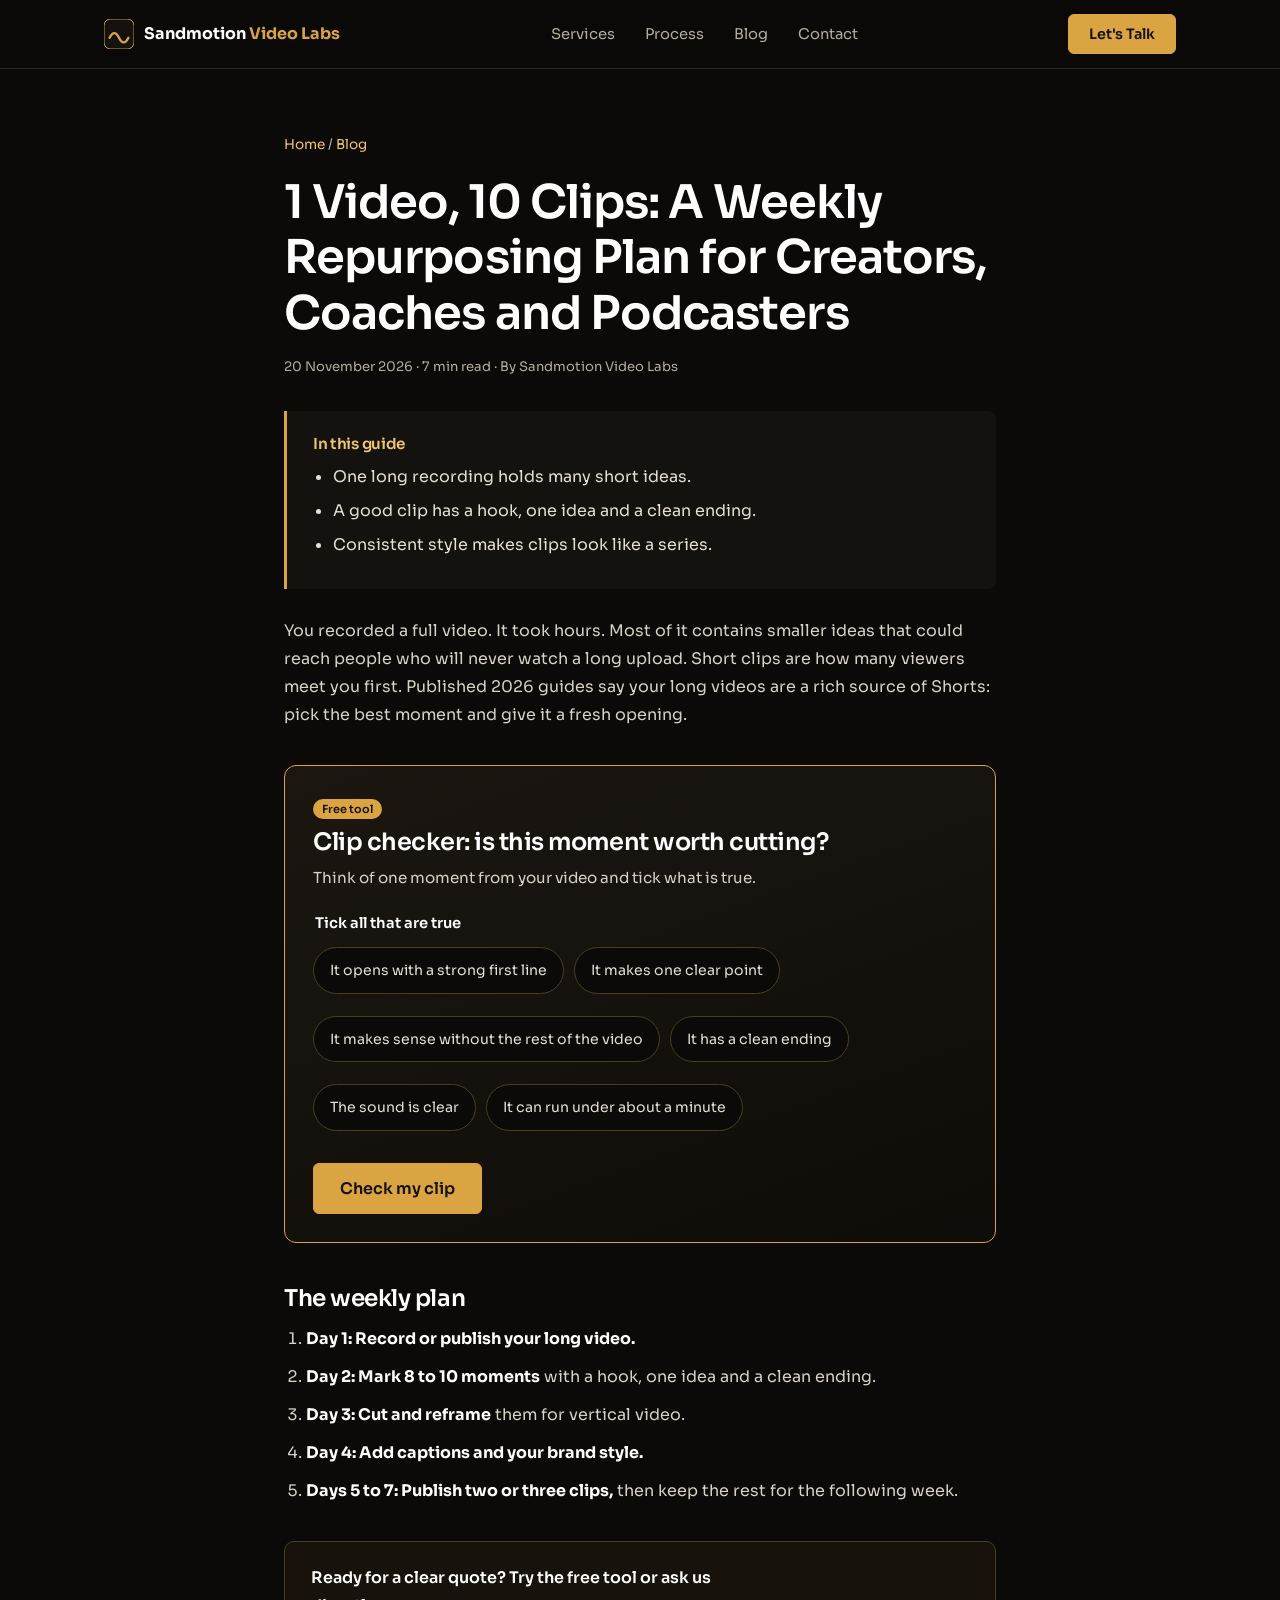
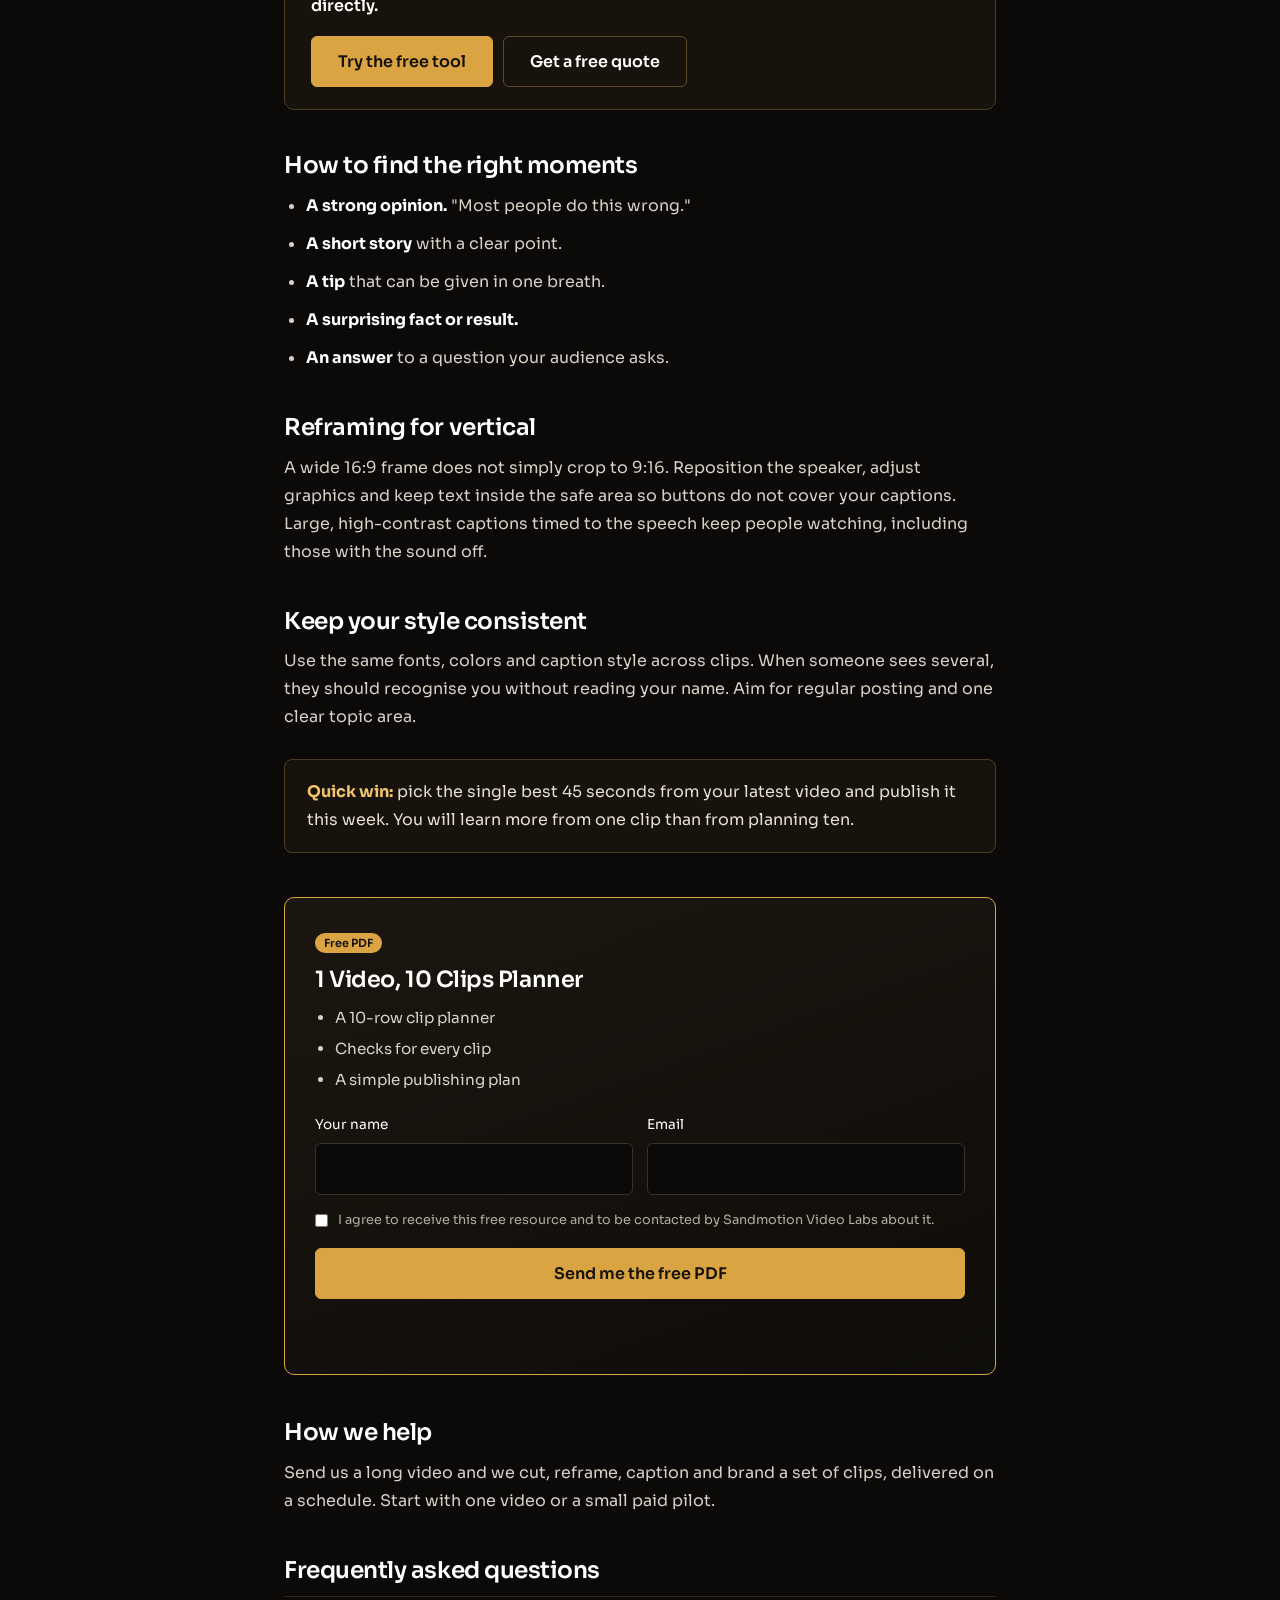
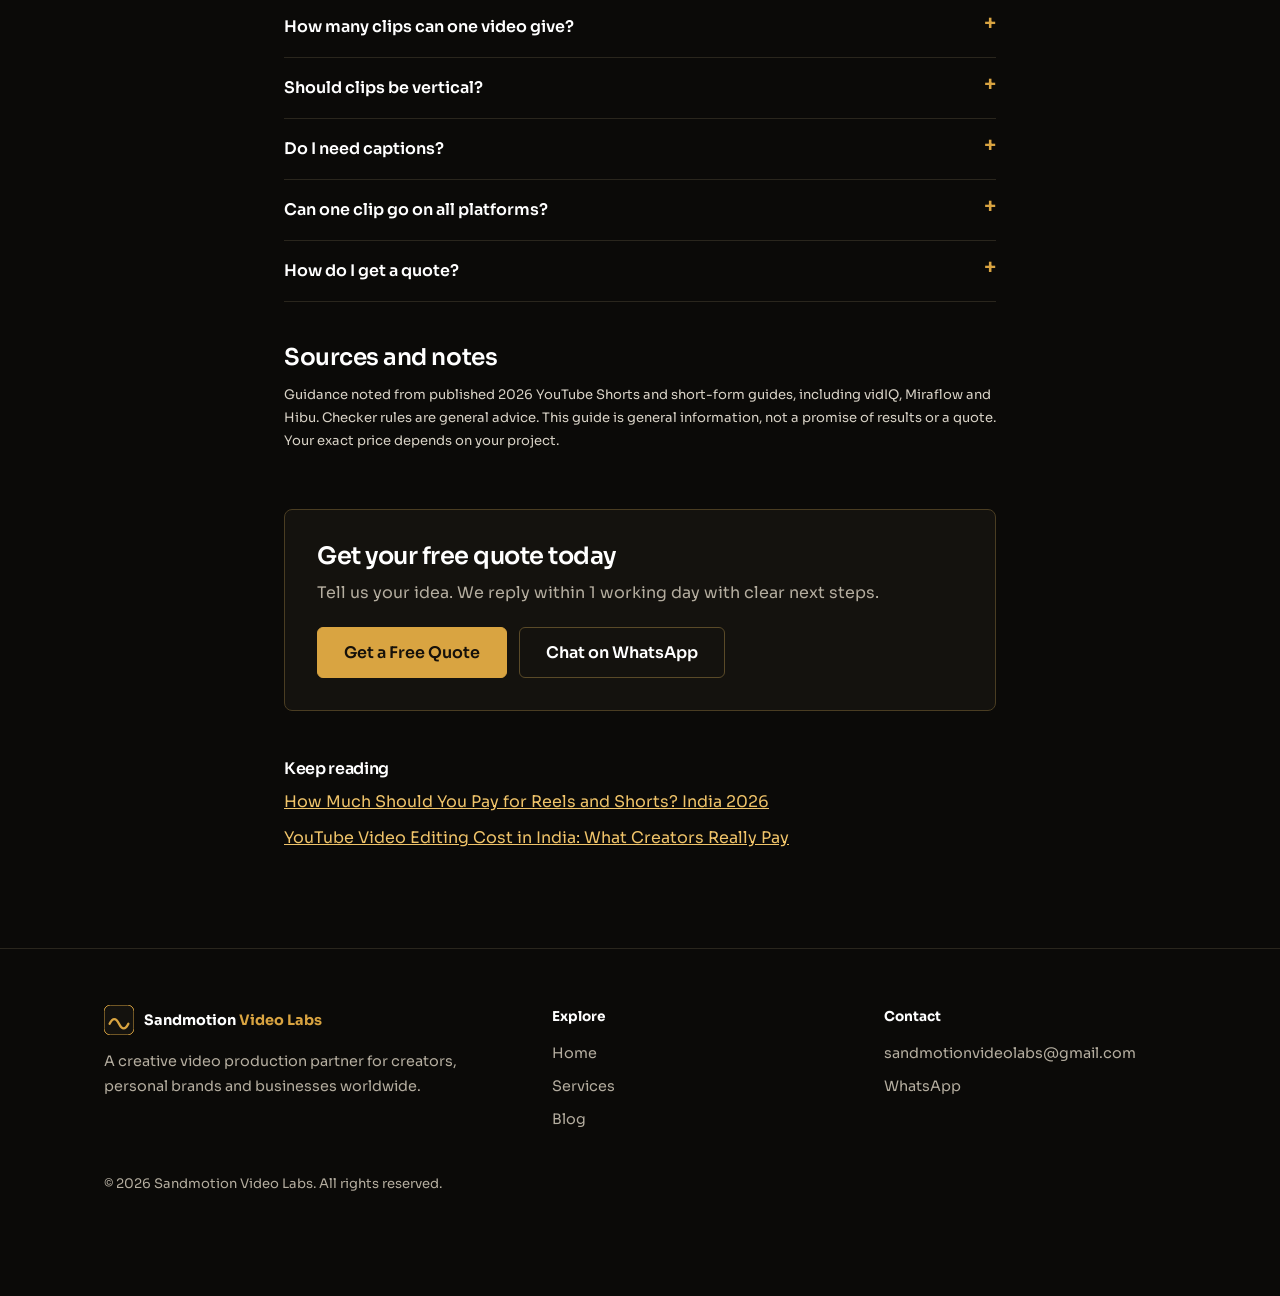
<file: blog/turn-one-video-into-ten-clips.html>
<!DOCTYPE html>
<html lang="en"><head><meta charset="utf-8"><meta name="viewport" content="width=device-width, initial-scale=1">
<title>1 Video, 10 Clips: A Weekly Repurposing Plan for Creators, Coaches and Podcasters | Sandmotion Video Labs</title><meta name="description" content="Turn one long video into ten Shorts and Reels. Use the free clip checker, follow a simple weekly plan and download the planner."><link rel="canonical" href="https://www.sandmotionvideolabs.in/blog/turn-one-video-into-ten-clips.html">
<meta property="og:type" content="article"><meta property="og:title" content="1 Video, 10 Clips: A Weekly Repurposing Plan for Creators, Coaches and Podcasters"><meta property="og:description" content="Turn one long video into ten Shorts and Reels. Use the free clip checker, follow a simple weekly plan and download the planner."><meta property="og:url" content="https://www.sandmotionvideolabs.in/blog/turn-one-video-into-ten-clips.html"><meta property="og:image" content="https://www.sandmotionvideolabs.in/og-image.jpg"><meta name="twitter:card" content="summary_large_image">
<meta name="theme-color" content="#0b0a08"><link rel="icon" href="data:image/svg+xml,%3Csvg xmlns='http://www.w3.org/2000/svg' viewBox='0 0 64 64'%3E%3Crect width='64' height='64' rx='14' fill='%230b0a08'/%3E%3Cpath d='M14 40q9-18 18 0t18 0' stroke='%23d9a441' stroke-width='6' fill='none' stroke-linecap='round'/%3E%3C/svg%3E"><link rel="preconnect" href="https://fonts.googleapis.com"><link rel="preconnect" href="https://fonts.gstatic.com" crossorigin><link href="https://fonts.googleapis.com/css2?family=Sora:wght@300;400;600;700&display=swap" rel="stylesheet"><link rel="stylesheet" href="blog.css"><script type="application/ld+json">{"@context": "https://schema.org", "@graph": [{"@type": "Article", "headline": "1 Video, 10 Clips: A Weekly Repurposing Plan for Creators, Coaches and Podcasters", "description": "Turn one long video into ten Shorts and Reels. Use the free clip checker, follow a simple weekly plan and download the planner.", "datePublished": "2026-11-20", "dateModified": "2026-11-20", "author": {"@type": "Organization", "name": "Sandmotion Video Labs"}, "publisher": {"@type": "Organization", "name": "Sandmotion Video Labs"}, "mainEntityOfPage": "https://www.sandmotionvideolabs.in/blog/turn-one-video-into-ten-clips.html"}, {"@type": "FAQPage", "mainEntity": [{"@type": "Question", "name": "How many clips can one video give?", "acceptedAnswer": {"@type": "Answer", "text": "Often several, depending on length and how many separate ideas it contains. Quality matters more than count."}}, {"@type": "Question", "name": "Should clips be vertical?", "acceptedAnswer": {"@type": "Answer", "text": "Yes, for Shorts and Reels. The speaker and text need repositioning for 9:16."}}, {"@type": "Question", "name": "Do I need captions?", "acceptedAnswer": {"@type": "Answer", "text": "Strongly recommended. Many people watch with the sound off."}}, {"@type": "Question", "name": "Can one clip go on all platforms?", "acceptedAnswer": {"@type": "Answer", "text": "Often yes, with small adjustments. Ask your editor to deliver files ready for each platform."}}, {"@type": "Question", "name": "How do I get a quote?", "acceptedAnswer": {"@type": "Answer", "text": "Send us a short message. We reply within 1 working day."}}]}]}</script><script async src="https://www.googletagmanager.com/gtag/js?id=G-XXXXXXXXXX"></script><script>window.dataLayer=window.dataLayer||[];function gtag(){dataLayer.push(arguments)}gtag("js",new Date());gtag("config","G-XXXXXXXXXX");</script><style>
.est{margin:36px 0;padding:28px;border:1px solid var(--gold);border-radius:12px;background:linear-gradient(160deg,#1b1610,#0f0d09)}
.est h2{font-size:1.5rem;margin:6px 0 8px}.est>p{margin-bottom:20px;font-size:.95rem}
.est fieldset{border:0;padding:0;margin:0 0 20px}.est legend{font-weight:600;font-size:.92rem;margin-bottom:10px;color:#fff}
.opts{display:flex;flex-wrap:wrap;gap:10px}.opt{position:relative}.opt input{position:absolute;opacity:0;width:100%;height:100%;left:0;top:0;cursor:pointer}
.opt span{display:block;padding:10px 16px;border:1px solid #4a3d22;border-radius:99px;font-size:.88rem;color:#e6e0d4;background:#0b0a08;transition:all .2s}
.opt input:checked+span{background:var(--gold);border-color:var(--gold);color:#16110a;font-weight:600}
.opt input:focus-visible+span{outline:2px solid var(--gold2);outline-offset:2px}
.opt:hover span{border-color:var(--gold)}
#res{margin-top:24px;padding:22px;border-radius:10px;background:#0b0a08;border:1px solid #4a3d22}
#res[hidden]{display:none}#res .big{font-size:1.5rem;font-weight:600;color:var(--gold2);margin:6px 0}
#res ul{margin:12px 0 0 20px;color:#d8d2c6;font-size:.92rem}#res .fine{font-size:.78rem;margin-top:14px}
.meter{height:8px;border-radius:99px;background:#2a261d;margin:14px 0 6px;overflow:hidden}.meter i{display:block;height:100%;background:var(--gold);transition:width .5s}
.qform{margin-top:20px;display:grid;gap:12px}.qform[hidden]{display:none}.qform .btn{width:100%}
table{width:100%;border-collapse:collapse;margin:0 0 20px;font-size:.92rem}th,td{padding:12px 14px;border-bottom:1px solid var(--line);text-align:left;vertical-align:top}th{color:var(--gold2);font-weight:600}td{color:#d8d2c6}
.tw{overflow-x:auto}
details{border-top:1px solid var(--line);padding:16px 0}details:last-of-type{border-bottom:1px solid var(--line)}
summary{cursor:pointer;font-weight:600;list-style:none;display:flex;justify-content:space-between;gap:16px;color:#fff}summary::-webkit-details-marker{display:none}summary::after{content:"+";color:var(--gold);font-size:1.3rem;line-height:1}details[open] summary::after{content:"\2212"}
details p{margin:10px 0 0}
.src{font-size:.82rem;color:var(--mute)}.src li{margin-bottom:4px}.src a{color:var(--gold2)}
.cta-s{margin:36px 0;padding:22px 26px;border:1px solid #4a3d22;border-radius:10px;background:rgba(217,164,65,.06);display:flex;flex-wrap:wrap;gap:16px;align-items:center;justify-content:space-between}
.cta-s p{margin:0;color:#fff;font-weight:600;max-width:34ch}.cta-s .row{display:flex;gap:10px;flex-wrap:wrap}
</style><style>.est select,.est textarea{font:inherit;font-size:.95rem;background:#0b0a08;color:#fff;border:1px solid #3a3325;border-radius:6px;padding:12px 14px;width:100%}.est label{margin-bottom:12px}.est input[type=number]{max-width:100%}</style></head>
<body><div id="bar" aria-hidden="true"></div>
<header><div class="wrap"><nav aria-label="Main"><a class="logo" href="../index.html"><svg viewBox="0 0 64 64" aria-hidden="true"><rect width="64" height="64" rx="14" fill="#14120e" stroke="#d9a441" stroke-width="2"/><path d="M12 40q10-20 20 0t20 0" stroke="#d9a441" stroke-width="5" fill="none" stroke-linecap="round"/></svg><b>Sandmotion <span>Video Labs</span></b></a>
<ul><li><a href="../index.html#services">Services</a></li><li><a href="../index.html#process">Process</a></li><li><a href="./">Blog</a></li><li><a href="../index.html#contact">Contact</a></li></ul>
<a class="btn" href="../index.html#contact" data-evt="nav_lets_talk">Let's Talk</a></nav></div></header>
<main><article class="post"><div class="wrap narrow"><p class="crumb"><a href="../index.html">Home</a> / <a href="./">Blog</a></p>
<h1>1 Video, 10 Clips: A Weekly Repurposing Plan for Creators, Coaches and Podcasters</h1><p class="meta"><time datetime="2026-11-20">20 November 2026</time> · 7 min read · By Sandmotion Video Labs</p>
<div class="takeaways"><h2>In this guide</h2><ul><li>One long recording holds many short ideas.</li><li>A good clip has a hook, one idea and a clean ending.</li><li>Consistent style makes clips look like a series.</li></ul></div>
<div class="prose"><p>You recorded a full video. It took hours. Most of it contains smaller ideas that could reach people who will never watch a long upload. Short clips are how many viewers meet you first. Published 2026 guides say your long videos are a rich source of Shorts: pick the best moment and give it a fresh opening.</p>
<section class="est" id="estimator" aria-labelledby="est-h"><span class="badge" style="margin-left:0">Free tool</span><h2 id="est-h">Clip checker: is this moment worth cutting?</h2><p>Think of one moment from your video and tick what is true.</p><fieldset><legend>Tick all that are true</legend><div class="opts"><label class="opt"><input type="checkbox" name="c" value="hook"><span>It opens with a strong first line</span></label><label class="opt"><input type="checkbox" name="c" value="one"><span>It makes one clear point</span></label><label class="opt"><input type="checkbox" name="c" value="alone"><span>It makes sense without the rest of the video</span></label><label class="opt"><input type="checkbox" name="c" value="end"><span>It has a clean ending</span></label><label class="opt"><input type="checkbox" name="c" value="clear"><span>The sound is clear</span></label><label class="opt"><input type="checkbox" name="c" value="short"><span>It can run under about a minute</span></label></div></fieldset><button class="btn" type="button" id="go">Check my clip</button><div id="res" hidden aria-live="polite"></div>
<form class="qform" id="qf" hidden novalidate><h3 style="font-size:1.1rem">Get a Shorts and Reels quote</h3><div class="mrow"><label>Your name<input name="name" autocomplete="name" required></label><label>Email<input name="email" type="email" autocomplete="email" required></label></div>
<label>WhatsApp number (with country code)<input name="phone" type="tel" autocomplete="tel" inputmode="tel" placeholder="+91 98765 43210" required></label>
<label>Link to your channel <small style="color:var(--mute)">(optional)</small><input name="note"></label>
<div class="hp" aria-hidden="true"><label>Leave empty<input name="website" tabindex="-1" autocomplete="off"></label></div>
<label class="consent"><input type="checkbox" name="consent" required><span>I agree that Sandmotion Video Labs may contact me about this enquiry and store my details to do so.</span></label>
<button class="btn" type="submit">Get My Free Quote</button><p class="mstatus" id="qs" role="status" aria-live="polite"></p></form></section>
<h2 id="plan">The weekly plan</h2>
<ol><li><strong>Day 1: Record or publish your long video.</strong></li><li><strong>Day 2: Mark 8 to 10 moments</strong> with a hook, one idea and a clean ending.</li><li><strong>Day 3: Cut and reframe</strong> them for vertical video.</li><li><strong>Day 4: Add captions and your brand style.</strong></li><li><strong>Days 5 to 7: Publish two or three clips,</strong> then keep the rest for the following week.</li></ol>
<div class="cta-s"><p>Ready for a clear quote? Try the free tool or ask us directly.</p><div class="row"><a class="btn" href="#estimator" data-evt="cta_tool">Try the free tool</a><a class="btn ghost" href="../index.html#contact" data-evt="cta_quote">Get a free quote</a></div></div>
<h2 id="find">How to find the right moments</h2>
<ul><li><strong>A strong opinion.</strong> "Most people do this wrong."</li><li><strong>A short story</strong> with a clear point.</li><li><strong>A tip</strong> that can be given in one breath.</li><li><strong>A surprising fact or result.</strong></li><li><strong>An answer</strong> to a question your audience asks.</li></ul>
<h2 id="vertical">Reframing for vertical</h2>
<p>A wide 16:9 frame does not simply crop to 9:16. Reposition the speaker, adjust graphics and keep text inside the safe area so buttons do not cover your captions. Large, high-contrast captions timed to the speech keep people watching, including those with the sound off.</p>
<h2 id="style">Keep your style consistent</h2>
<p>Use the same fonts, colors and caption style across clips. When someone sees several, they should recognise you without reading your name. Aim for regular posting and one clear topic area.</p>
<div class="tip"><strong>Quick win:</strong> pick the single best 45 seconds from your latest video and publish it this week. You will learn more from one clip than from planning ten.</div>
<aside class="magnet" aria-label="Free download"><span class="badge">Free PDF</span><h3>1 Video, 10 Clips Planner</h3><ul><li>A 10-row clip planner</li><li>Checks for every clip</li><li>A simple publishing plan</li></ul><form class="mform" data-title="1 Video, 10 Clips Planner" data-file="Free-Shorts-Repurposing-Planner.pdf" novalidate><div class="mrow"><label>Your name<input name="name" autocomplete="name" required></label><label>Email<input name="email" type="email" autocomplete="email" required></label></div><div class="hp" aria-hidden="true"><label>Leave empty<input name="website" tabindex="-1" autocomplete="off"></label></div><label class="consent"><input type="checkbox" name="consent" required><span>I agree to receive this free resource and to be contacted by Sandmotion Video Labs about it.</span></label><button class="btn" type="submit">Send me the free PDF</button><p class="mstatus" role="status" aria-live="polite"></p></form><a class="btn dl" href="Free-Shorts-Repurposing-Planner.pdf" download hidden data-evt="magnet_download">Download your free PDF</a></aside>
<h2 id="how-we-work">How we help</h2>
<p>Send us a long video and we cut, reframe, caption and brand a set of clips, delivered on a schedule. Start with one video or a small paid pilot.</p>
<h2 id="faq">Frequently asked questions</h2><details><summary>How many clips can one video give?</summary><p>Often several, depending on length and how many separate ideas it contains. Quality matters more than count.</p></details><details><summary>Should clips be vertical?</summary><p>Yes, for Shorts and Reels. The speaker and text need repositioning for 9:16.</p></details><details><summary>Do I need captions?</summary><p>Strongly recommended. Many people watch with the sound off.</p></details><details><summary>Can one clip go on all platforms?</summary><p>Often yes, with small adjustments. Ask your editor to deliver files ready for each platform.</p></details><details><summary>How do I get a quote?</summary><p>Send us a short message. We reply within 1 working day.</p></details>
<h2 id="notes">Sources and notes</h2><p class="src">Guidance noted from published 2026 YouTube Shorts and short-form guides, including vidIQ, Miraflow and Hibu. Checker rules are general advice. This guide is general information, not a promise of results or a quote. Your exact price depends on your project.</p>
</div>
<aside class="cta"><h2>Get your free quote today</h2><p>Tell us your idea. We reply within 1 working day with clear next steps.</p><div class="row"><a class="btn" href="../index.html#contact" data-evt="blog_start_project">Get a Free Quote</a><a class="btn ghost" href="https://wa.me/918208072906?text=Hi%20Sandmotion%20Video%20Labs%2C%20I%20read%20your%20guide%20and%20would%20like%20a%20quote." target="_blank" rel="noopener" data-evt="whatsapp_click">Chat on WhatsApp</a></div></aside>
<div class="related"><h3>Keep reading</h3><ul><li><a href="reels-shorts-cost-india.html">How Much Should You Pay for Reels and Shorts? India 2026</a></li><li><a href="youtube-video-editing-cost-india.html">YouTube Video Editing Cost in India: What Creators Really Pay</a></li></ul></div></div></article></main>
<footer><div class="wrap"><div class="fgrid"><div><a class="logo" href="../index.html"><svg viewBox="0 0 64 64" aria-hidden="true"><rect width="64" height="64" rx="14" fill="#14120e" stroke="#d9a441" stroke-width="2"/><path d="M12 40q10-20 20 0t20 0" stroke="#d9a441" stroke-width="5" fill="none" stroke-linecap="round"/></svg><b>Sandmotion <span>Video Labs</span></b></a><p style="margin-top:14px;font-size:.9rem">A creative video production partner for creators, personal brands and businesses worldwide.</p></div>
<div><h4>Explore</h4><ul><li><a href="../index.html">Home</a></li><li><a href="../index.html#services">Services</a></li><li><a href="./">Blog</a></li></ul></div>
<div><h4>Contact</h4><ul><li><a href="mailto:sandmotionvideolabs@gmail.com">sandmotionvideolabs@gmail.com</a></li><li><a href="https://wa.me/918208072906" target="_blank" rel="noopener" data-evt="whatsapp_click">WhatsApp</a></li></ul></div></div>
<p class="copy">&copy; 2026 Sandmotion Video Labs. All rights reserved.</p></div></footer>
<div class="mcta"><a class="btn" href="../index.html#contact" data-evt="mobile_start_project">Start Your Project</a><a class="btn ghost" href="https://wa.me/918208072906?text=Hi%20Sandmotion%20Video%20Labs%2C%20I%27d%20like%20to%20discuss%20a%20video%20project." target="_blank" rel="noopener" data-evt="whatsapp_click">WhatsApp</a></div>
<script src="blog.js"></script>
<script>
(function(){
 var go=document.getElementById('go'),res=document.getElementById('res'),qf=document.getElementById('qf'),qs=document.getElementById('qs'),LEAD={};
 function v(n){var e=document.querySelector('input[name="'+n+'"]:checked');return e?e.value:''}
 function ck(n){return [].slice.call(document.querySelectorAll('input[name="'+n+'"]:checked')).map(function(e){return e.value})}
 function val(id){var e=document.getElementById(id);return e?e.value.trim():''}
 function run(){
 var c=ck('c'),n=c.length,m,t;
 if(n>=5){m='Cut it';t='This moment is a strong candidate. Add big captions and a clear next step.'}
 else if(n>=3){m='Tighten it';t='Close. Fix what is missing, such as a sharper first line or a cleaner ending.'}
 else{m='Skip it';t='Look for a moment with a hook, one idea and a clean ending.'}
 var miss=['hook','one','alone','end','clear','short'].filter(function(x){return c.indexOf(x)<0});
 var L={hook:'a stronger first line',one:'one clear point',alone:'context so it stands alone',end:'a cleaner ending',clear:'cleaner sound',short:'a shorter cut'};
 return {html:'<strong>Verdict ('+n+' of 6)</strong><div class="big">'+m+'</div><p style="font-size:.92rem">'+t+'</p>'+(miss.length?'<ul><li>To improve, add: '+miss.map(function(x){return L[x]}).join(', ')+'</li></ul>':'')+'<p class="fine">General guidance, not a promise of views.</p>',service:'Instagram / Facebook Reels',budget:'Monthly videos',msg:'Clip checker score '+n+'/6 | Verdict: '+m}}
 go.addEventListener('click',function(){var r=run();if(!r)return;LEAD=r;res.innerHTML=r.html;res.hidden=false;qf.hidden=false;res.scrollIntoView({behavior:'smooth',block:'nearest'});if(window.gtag)gtag('event','tool_used',{tool:'Free clip checker'})});
 var re=/^[^\s@]+@[^\s@]+\.[^\s@]{2,}$/;
 qf.addEventListener('submit',function(e){
  e.preventDefault();qs.className='mstatus';qs.textContent='';var d=qf.elements;
  if(!d.name.value.trim()||!re.test(d.email.value.trim())){qs.className='mstatus bad';qs.textContent='Please enter your name and a valid email address.';return}
  var dg=d.phone.value.replace(/\D/g,'');if(dg.length<8||dg.length>15){qs.className='mstatus bad';qs.textContent='Please enter a valid WhatsApp number with country code.';return}
  if(!d.consent.checked){qs.className='mstatus bad';qs.textContent='Please tick the consent box to continue.';return}
  if(d.website.value)return;
  if(!/^https:\/\/script\.google\.com\//.test(ENDPOINT)){qs.className='mstatus bad';qs.textContent='This form is not connected yet. Please use WhatsApp or email for now.';return}
  var fd=new FormData(),msg='[Free clip checker] '+LEAD.msg+' | WhatsApp: '+d.phone.value.trim()+(d.note.value.trim()?' | Note: '+d.note.value.trim():'');
  fd.append('name',d.name.value.trim());fd.append('email',d.email.value.trim());fd.append('company','');fd.append('service',LEAD.service);fd.append('budget',LEAD.budget);fd.append('message',msg);fd.append('consent','on');fd.append('website','');
  var b=qf.querySelector('button[type=submit]');b.disabled=true;b.textContent='Sending...';
  fetch(ENDPOINT,{method:'POST',body:fd}).then(function(r){return r.json()}).then(function(r){
   if(!r||r.result!=='success')throw new Error('fail');
   qs.className='mstatus ok';qs.textContent='Thank you. We have your details and will reply by email within 1 working day.';
   if(window.gtag)gtag('event','generate_lead',{form:'Free clip checker',service:LEAD.service});qf.reset()})
  .catch(function(){qs.className='mstatus bad';qs.textContent='We could not send that. Please try again, or message us on WhatsApp.'})
  .finally(function(){b.disabled=false;b.textContent='Get My Free Quote'})});
})();
</script></body></html>
</file>
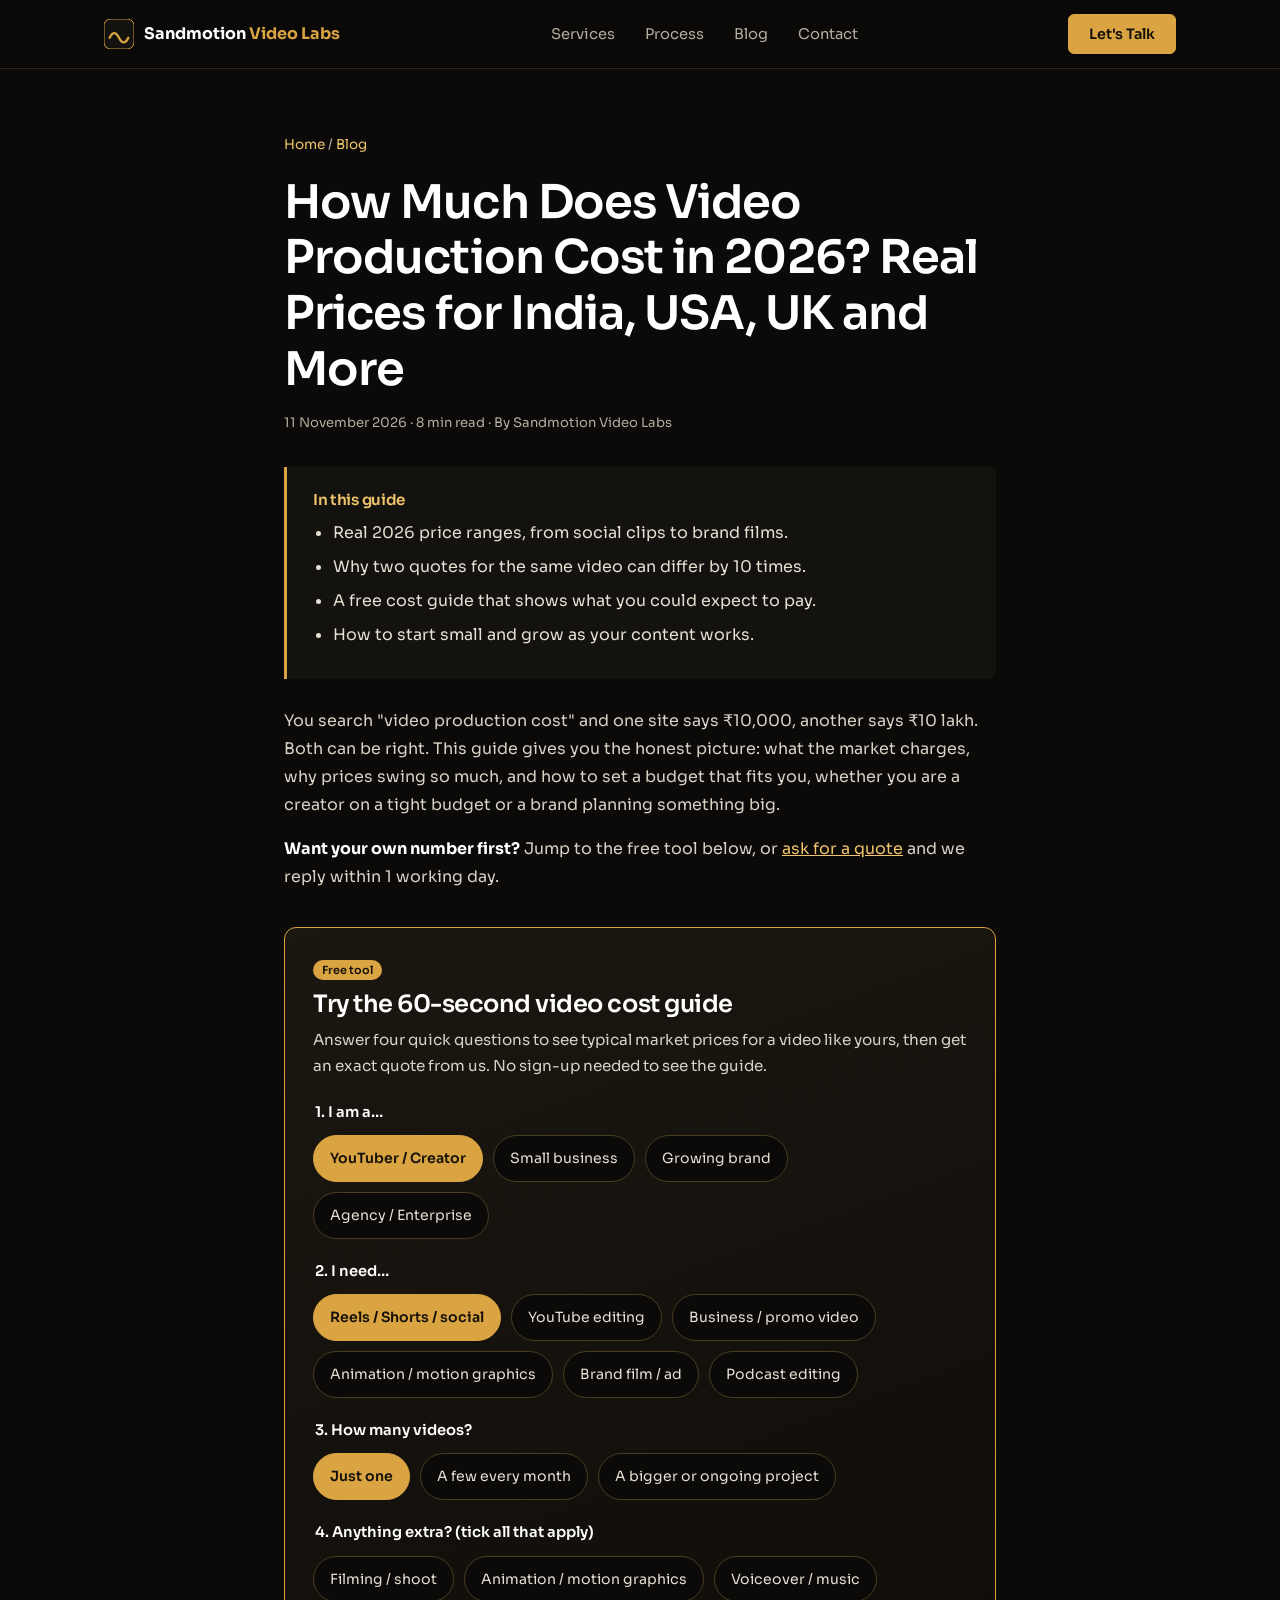
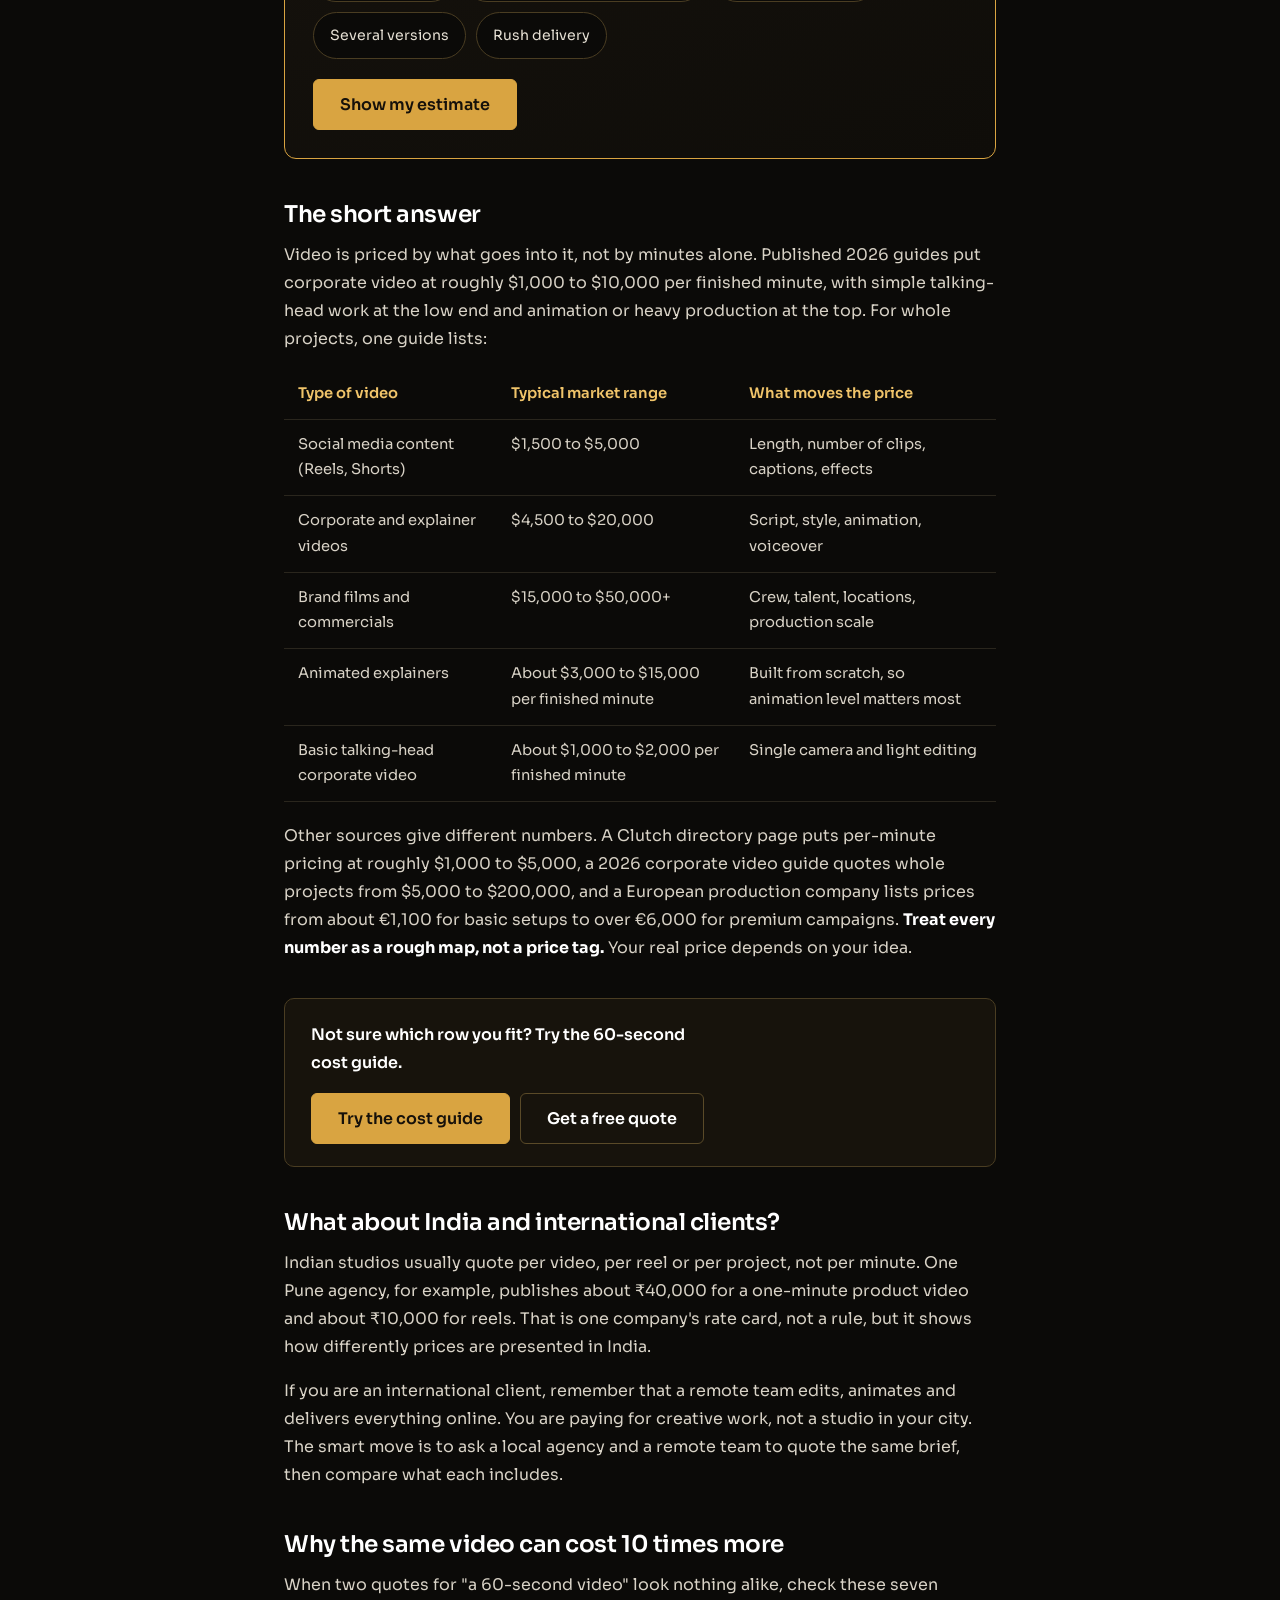
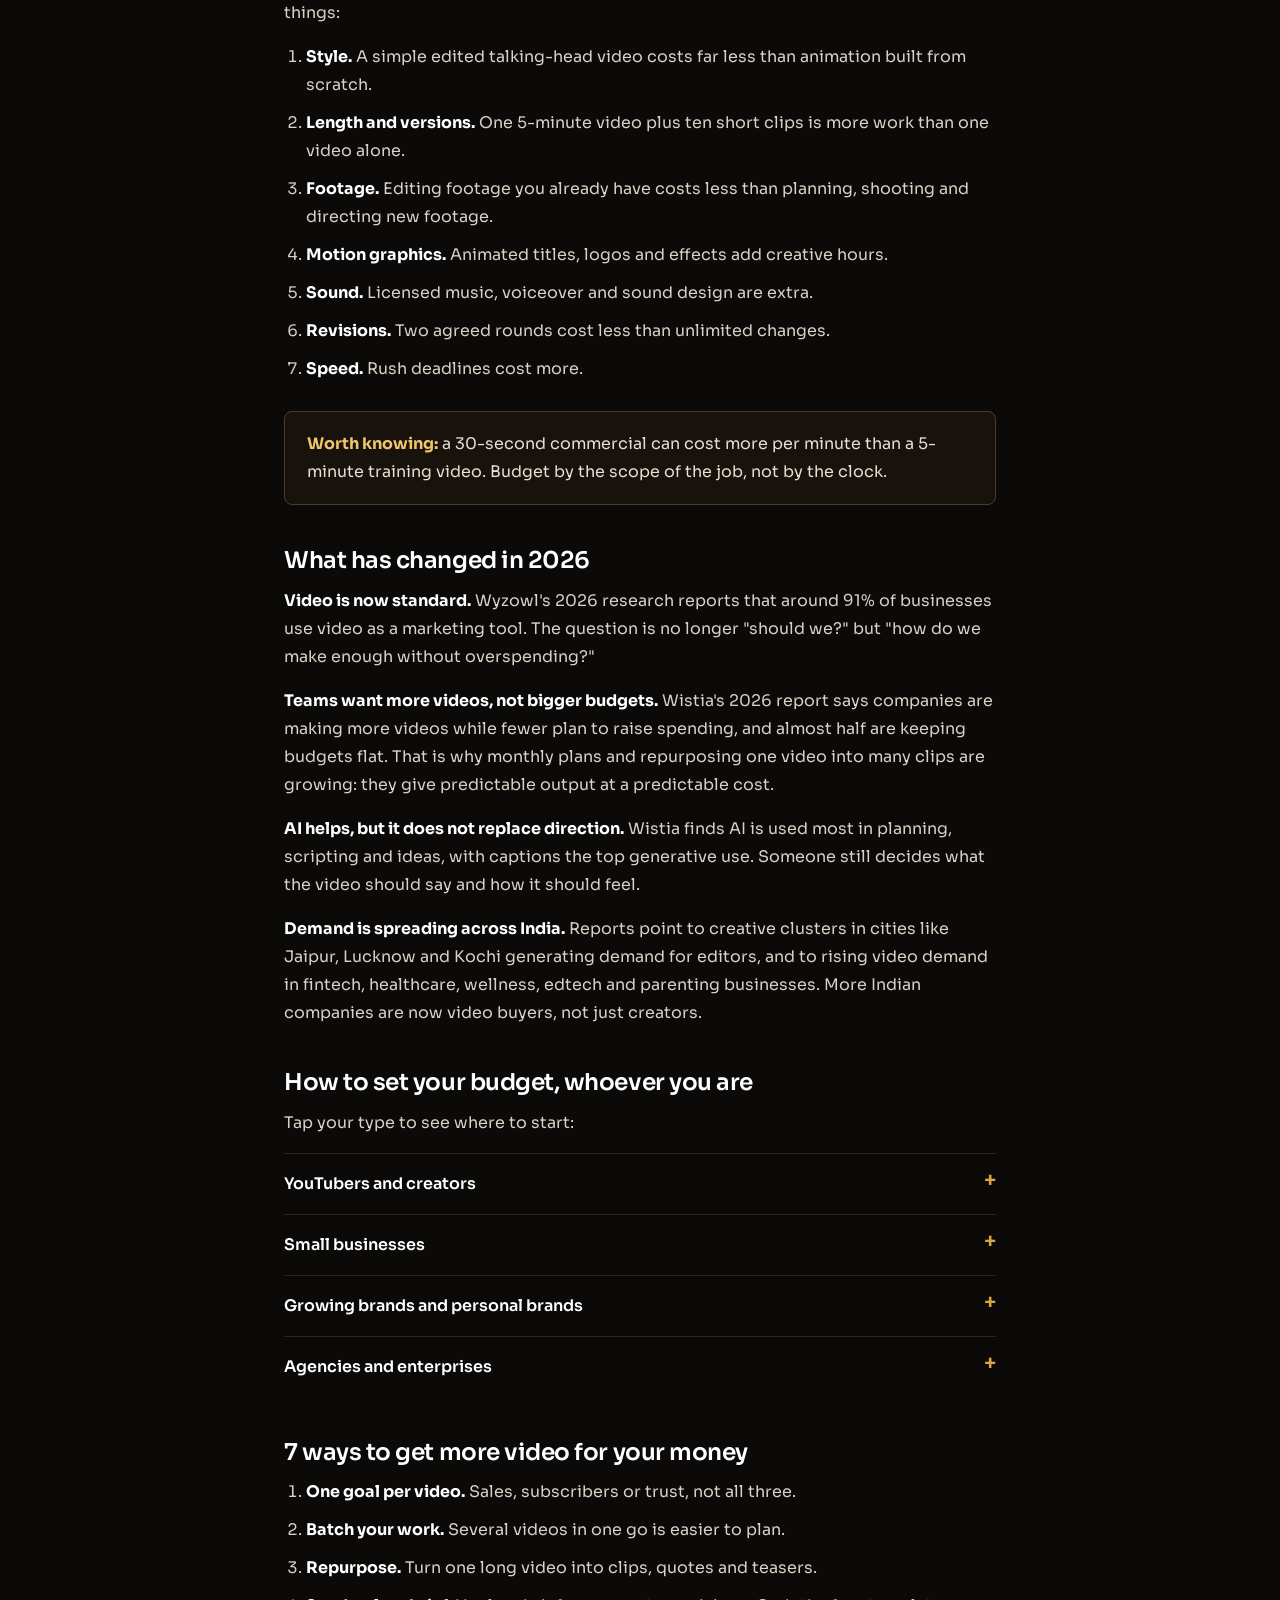
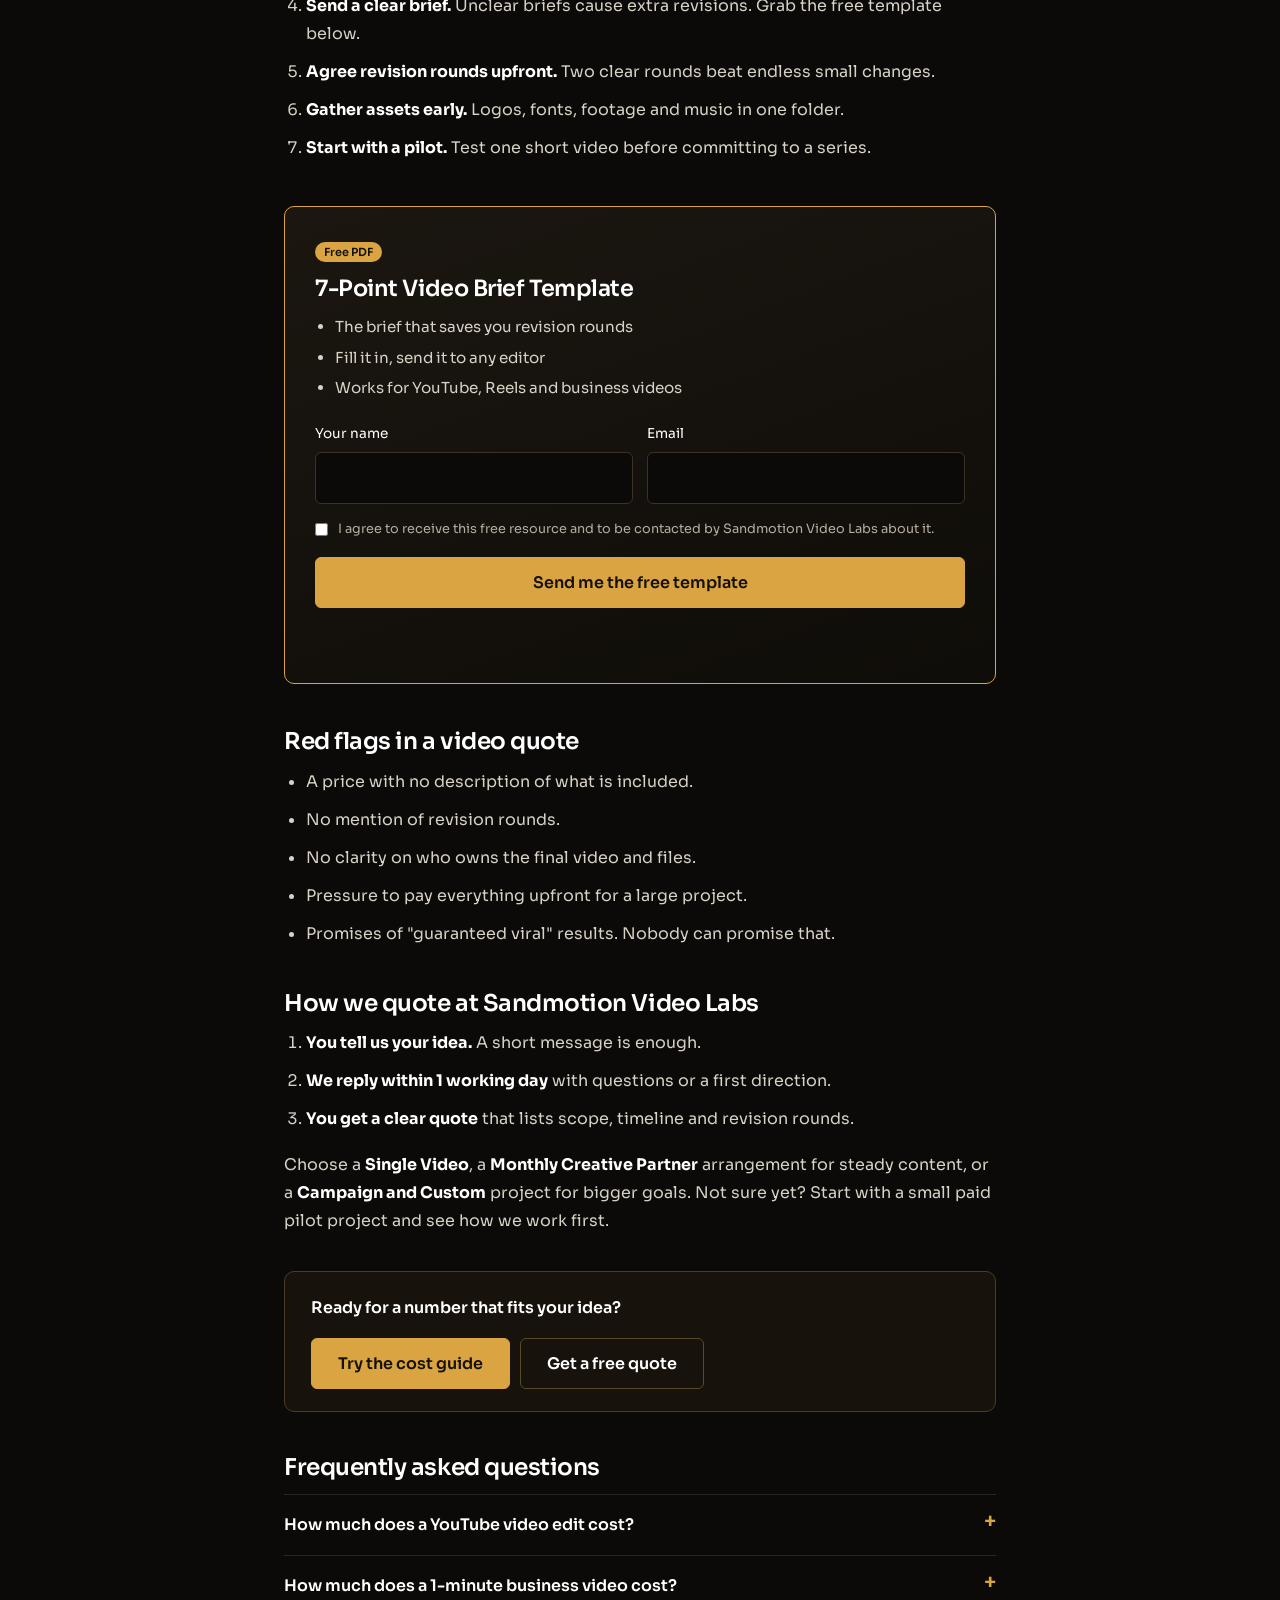
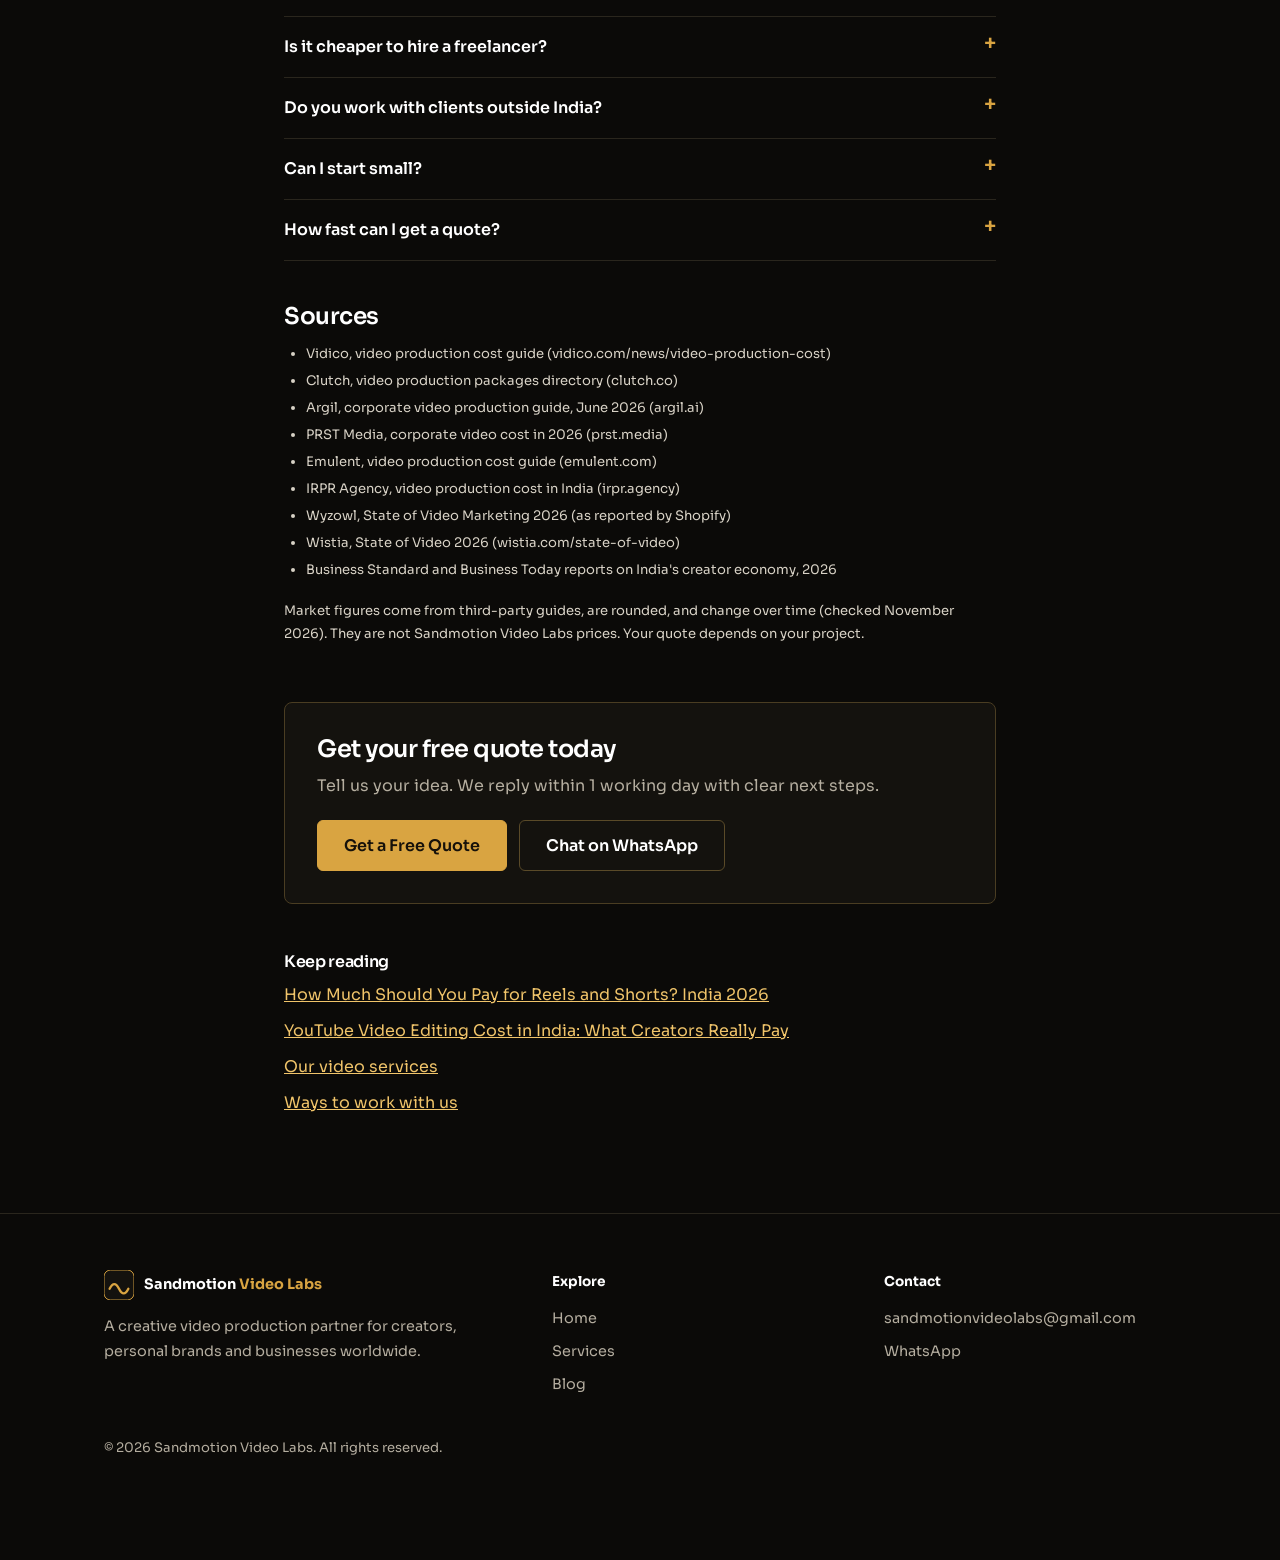
<file: blog/video-production-cost-2026.html>
<!DOCTYPE html>
<html lang="en"><head><meta charset="utf-8"><meta name="viewport" content="width=device-width, initial-scale=1">
<title>How Much Does Video Production Cost in 2026? Real Prices for India, USA, UK and More | Sandmotion Video Labs</title><meta name="description" content="Real 2026 video production price ranges for creators, small businesses, brands and enterprises in India and abroad. Try the free cost guide and get your quote."><link rel="canonical" href="https://www.sandmotionvideolabs.in/blog/video-production-cost-2026.html">
<meta property="og:type" content="article"><meta property="og:title" content="How Much Does Video Production Cost in 2026? Real Prices for India, USA, UK and More"><meta property="og:description" content="Real 2026 video production price ranges for creators, small businesses, brands and enterprises in India and abroad. Try the free cost guide and get your quote."><meta property="og:url" content="https://www.sandmotionvideolabs.in/blog/video-production-cost-2026.html"><meta property="og:image" content="https://www.sandmotionvideolabs.in/og-image.jpg"><meta name="twitter:card" content="summary_large_image">
<meta name="theme-color" content="#0b0a08"><link rel="icon" href="data:image/svg+xml,%3Csvg xmlns='http://www.w3.org/2000/svg' viewBox='0 0 64 64'%3E%3Crect width='64' height='64' rx='14' fill='%230b0a08'/%3E%3Cpath d='M14 40q9-18 18 0t18 0' stroke='%23d9a441' stroke-width='6' fill='none' stroke-linecap='round'/%3E%3C/svg%3E"><link rel="preconnect" href="https://fonts.googleapis.com"><link rel="preconnect" href="https://fonts.gstatic.com" crossorigin><link href="https://fonts.googleapis.com/css2?family=Sora:wght@300;400;600;700&display=swap" rel="stylesheet"><link rel="stylesheet" href="blog.css"><script type="application/ld+json">{"@context": "https://schema.org", "@graph": [{"@type": "Article", "headline": "How Much Does Video Production Cost in 2026? Real Prices for India, USA, UK and More", "description": "Real 2026 video production price ranges for creators, small businesses, brands and enterprises in India and abroad. Try the free cost guide and get your quote.", "datePublished": "2026-11-11", "dateModified": "2026-11-11", "author": {"@type": "Organization", "name": "Sandmotion Video Labs"}, "publisher": {"@type": "Organization", "name": "Sandmotion Video Labs"}, "mainEntityOfPage": "https://www.sandmotionvideolabs.in/blog/video-production-cost-2026.html"}, {"@type": "FAQPage", "mainEntity": [{"@type": "Question", "name": "How much does a YouTube video edit cost?", "acceptedAnswer": {"@type": "Answer", "text": "It depends on length, style, effects and how often you publish. Regular monthly editing usually works out better than paying one video at a time. Send us a sample of your channel and we will quote."}}, {"@type": "Question", "name": "How much does a 1-minute business video cost?", "acceptedAnswer": {"@type": "Answer", "text": "Anywhere from a simple edit to a fully animated or shot production, so the range is wide. Style and what is included make the difference, which is why we quote after hearing your idea."}}, {"@type": "Question", "name": "Is it cheaper to hire a freelancer?", "acceptedAnswer": {"@type": "Answer", "text": "Sometimes, for one simple job. If you also need animation, shorts, thumbnails or a consistent look across many videos, one team can save you the effort of coordinating several people."}}, {"@type": "Question", "name": "Do you work with clients outside India?", "acceptedAnswer": {"@type": "Answer", "text": "Yes. We work remotely with clients worldwide and share drafts through online review links."}}, {"@type": "Question", "name": "Can I start small?", "acceptedAnswer": {"@type": "Answer", "text": "Yes. A single video or a small paid pilot project is a low-risk way to begin."}}, {"@type": "Question", "name": "How fast can I get a quote?", "acceptedAnswer": {"@type": "Answer", "text": "Send us your idea and we reply within 1 working day."}}]}]}</script><script async src="https://www.googletagmanager.com/gtag/js?id=G-XXXXXXXXXX"></script><script>window.dataLayer=window.dataLayer||[];function gtag(){dataLayer.push(arguments)}gtag("js",new Date());gtag("config","G-XXXXXXXXXX");</script><style>
.est{margin:36px 0;padding:28px;border:1px solid var(--gold);border-radius:12px;background:linear-gradient(160deg,#1b1610,#0f0d09)}
.est h2{font-size:1.5rem;margin:6px 0 8px}.est>p{margin-bottom:20px;font-size:.95rem}
.est fieldset{border:0;padding:0;margin:0 0 20px}.est legend{font-weight:600;font-size:.92rem;margin-bottom:10px;color:#fff}
.opts{display:flex;flex-wrap:wrap;gap:10px}.opt{position:relative}.opt input{position:absolute;opacity:0;width:100%;height:100%;left:0;top:0;cursor:pointer}
.opt span{display:block;padding:10px 16px;border:1px solid #4a3d22;border-radius:99px;font-size:.88rem;color:#e6e0d4;background:#0b0a08;transition:all .2s}
.opt input:checked+span{background:var(--gold);border-color:var(--gold);color:#16110a;font-weight:600}
.opt input:focus-visible+span{outline:2px solid var(--gold2);outline-offset:2px}
.opt:hover span{border-color:var(--gold)}
#res{margin-top:24px;padding:22px;border-radius:10px;background:#0b0a08;border:1px solid #4a3d22}
#res[hidden]{display:none}#res .big{font-size:1.5rem;font-weight:600;color:var(--gold2);margin:6px 0}
#res ul{margin:12px 0 0 20px;color:#d8d2c6;font-size:.92rem}#res .fine{font-size:.78rem;margin-top:14px}
.meter{height:8px;border-radius:99px;background:#2a261d;margin:14px 0 6px;overflow:hidden}.meter i{display:block;height:100%;background:var(--gold);transition:width .5s}
.qform{margin-top:20px;display:grid;gap:12px}.qform[hidden]{display:none}.qform .btn{width:100%}
table{width:100%;border-collapse:collapse;margin:0 0 20px;font-size:.92rem}th,td{padding:12px 14px;border-bottom:1px solid var(--line);text-align:left;vertical-align:top}th{color:var(--gold2);font-weight:600}td{color:#d8d2c6}
.tw{overflow-x:auto}
details{border-top:1px solid var(--line);padding:16px 0}details:last-of-type{border-bottom:1px solid var(--line)}
summary{cursor:pointer;font-weight:600;list-style:none;display:flex;justify-content:space-between;gap:16px;color:#fff}summary::-webkit-details-marker{display:none}summary::after{content:"+";color:var(--gold);font-size:1.3rem;line-height:1}details[open] summary::after{content:"\2212"}
details p{margin:10px 0 0}
.src{font-size:.82rem;color:var(--mute)}.src li{margin-bottom:4px}.src a{color:var(--gold2)}
.cta-s{margin:36px 0;padding:22px 26px;border:1px solid #4a3d22;border-radius:10px;background:rgba(217,164,65,.06);display:flex;flex-wrap:wrap;gap:16px;align-items:center;justify-content:space-between}
.cta-s p{margin:0;color:#fff;font-weight:600;max-width:34ch}.cta-s .row{display:flex;gap:10px;flex-wrap:wrap}
</style></head>
<body><div id="bar" aria-hidden="true"></div>
<header><div class="wrap"><nav aria-label="Main"><a class="logo" href="../index.html"><svg viewBox="0 0 64 64" aria-hidden="true"><rect width="64" height="64" rx="14" fill="#14120e" stroke="#d9a441" stroke-width="2"/><path d="M12 40q10-20 20 0t20 0" stroke="#d9a441" stroke-width="5" fill="none" stroke-linecap="round"/></svg><b>Sandmotion <span>Video Labs</span></b></a>
<ul><li><a href="../index.html#services">Services</a></li><li><a href="../index.html#process">Process</a></li><li><a href="./">Blog</a></li><li><a href="../index.html#contact">Contact</a></li></ul>
<a class="btn" href="../index.html#contact" data-evt="nav_lets_talk">Let's Talk</a></nav></div></header>
<main><article class="post"><div class="wrap narrow"><p class="crumb"><a href="../index.html">Home</a> / <a href="./">Blog</a></p>
<h1>How Much Does Video Production Cost in 2026? Real Prices for India, USA, UK and More</h1><p class="meta"><time datetime="2026-11-11">11 November 2026</time> · 8 min read · By Sandmotion Video Labs</p>
<div class="takeaways"><h2>In this guide</h2><ul><li>Real 2026 price ranges, from social clips to brand films.</li><li>Why two quotes for the same video can differ by 10 times.</li><li>A free cost guide that shows what you could expect to pay.</li><li>How to start small and grow as your content works.</li></ul></div>
<div class="prose">
<p>You search "video production cost" and one site says ₹10,000, another says ₹10 lakh. Both can be right. This guide gives you the honest picture: what the market charges, why prices swing so much, and how to set a budget that fits you, whether you are a creator on a tight budget or a brand planning something big.</p>
<p><strong>Want your own number first?</strong> Jump to the free tool below, or <a href="../index.html#contact" style="color:var(--gold2)">ask for a quote</a> and we reply within 1 working day.</p>
<section class="est" id="estimator" aria-labelledby="est-h"><span class="badge" style="margin-left:0">Free tool</span><h2 id="est-h">Try the 60-second video cost guide</h2><p>Answer four quick questions to see typical market prices for a video like yours, then get an exact quote from us. No sign-up needed to see the guide.</p>
<fieldset><legend>1. I am a…</legend><div class="opts"><label class="opt"><input type="radio" name="ct" value="Creator" checked><span>YouTuber / Creator</span></label><label class="opt"><input type="radio" name="ct" value="Small business"><span>Small business</span></label><label class="opt"><input type="radio" name="ct" value="Growing brand"><span>Growing brand</span></label><label class="opt"><input type="radio" name="ct" value="Agency / Enterprise"><span>Agency / Enterprise</span></label></div></fieldset>
<fieldset><legend>2. I need…</legend><div class="opts"><label class="opt"><input type="radio" name="need" value="social" checked><span>Reels / Shorts / social</span></label><label class="opt"><input type="radio" name="need" value="youtube"><span>YouTube editing</span></label><label class="opt"><input type="radio" name="need" value="business"><span>Business / promo video</span></label><label class="opt"><input type="radio" name="need" value="animation"><span>Animation / motion graphics</span></label><label class="opt"><input type="radio" name="need" value="brand"><span>Brand film / ad</span></label><label class="opt"><input type="radio" name="need" value="podcast"><span>Podcast editing</span></label></div></fieldset>
<fieldset><legend>3. How many videos?</legend><div class="opts"><label class="opt"><input type="radio" name="vol" value="One video" checked><span>Just one</span></label><label class="opt"><input type="radio" name="vol" value="Monthly videos"><span>A few every month</span></label><label class="opt"><input type="radio" name="vol" value="Large campaign / ongoing"><span>A bigger or ongoing project</span></label></div></fieldset>
<fieldset><legend>4. Anything extra? (tick all that apply)</legend><div class="opts"><label class="opt"><input type="checkbox" name="extra" value="Filming or shoot"><span>Filming / shoot</span></label><label class="opt"><input type="checkbox" name="extra" value="Animation or motion graphics"><span>Animation / motion graphics</span></label><label class="opt"><input type="checkbox" name="extra" value="Voiceover or licensed music"><span>Voiceover / music</span></label><label class="opt"><input type="checkbox" name="extra" value="Several versions (Shorts, Reels, 16:9)"><span>Several versions</span></label><label class="opt"><input type="checkbox" name="extra" value="Rush delivery"><span>Rush delivery</span></label></div></fieldset>
<button class="btn" type="button" id="go">Show my estimate</button>
<div id="res" hidden aria-live="polite"></div>
<form class="qform" id="qf" hidden novalidate><h3 style="font-size:1.1rem">Get your exact quote (free)</h3>
<div class="mrow"><label>Your name<input name="name" autocomplete="name" required></label><label>Email<input name="email" type="email" autocomplete="email" required></label></div>
<label>WhatsApp number<input name="phone" type="tel" autocomplete="tel" inputmode="tel" placeholder="+91 98765 43210" required></label>
<label>Tell us a little about your idea <small style="color:var(--mute)">(optional)</small><input name="note"></label>
<div class="hp" aria-hidden="true"><label>Leave empty<input name="website" tabindex="-1" autocomplete="off"></label></div>
<label class="consent"><input type="checkbox" name="consent" required><span>I agree that Sandmotion Video Labs may contact me about this enquiry and store my details to do so.</span></label>
<button class="btn" type="submit">Get My Exact Quote</button><p class="mstatus" id="qs" role="status" aria-live="polite"></p></form></section>
<h2 id="short-answer">The short answer</h2>
<p>Video is priced by what goes into it, not by minutes alone. Published 2026 guides put corporate video at roughly $1,000 to $10,000 per finished minute, with simple talking-head work at the low end and animation or heavy production at the top. For whole projects, one guide lists:</p>
<div class="tw"><table><thead><tr><th>Type of video</th><th>Typical market range</th><th>What moves the price</th></tr></thead><tbody><tr><td>Social media content (Reels, Shorts)</td><td>$1,500 to $5,000</td><td>Length, number of clips, captions, effects</td></tr><tr><td>Corporate and explainer videos</td><td>$4,500 to $20,000</td><td>Script, style, animation, voiceover</td></tr><tr><td>Brand films and commercials</td><td>$15,000 to $50,000+</td><td>Crew, talent, locations, production scale</td></tr><tr><td>Animated explainers</td><td>About $3,000 to $15,000 per finished minute</td><td>Built from scratch, so animation level matters most</td></tr><tr><td>Basic talking-head corporate video</td><td>About $1,000 to $2,000 per finished minute</td><td>Single camera and light editing</td></tr></tbody></table></div>
<p>Other sources give different numbers. A Clutch directory page puts per-minute pricing at roughly $1,000 to $5,000, a 2026 corporate video guide quotes whole projects from $5,000 to $200,000, and a European production company lists prices from about €1,100 for basic setups to over €6,000 for premium campaigns. <strong>Treat every number as a rough map, not a price tag.</strong> Your real price depends on your idea.</p>
<div class="cta-s"><p>Not sure which row you fit? Try the 60-second cost guide.</p><div class="row"><a class="btn" href="#estimator" data-evt="cost_cta_estimator">Try the cost guide</a><a class="btn ghost" href="../index.html#contact" data-evt="cost_cta_quote">Get a free quote</a></div></div>
<h2 id="india-abroad">What about India and international clients?</h2>
<p>Indian studios usually quote per video, per reel or per project, not per minute. One Pune agency, for example, publishes about ₹40,000 for a one-minute product video and about ₹10,000 for reels. That is one company's rate card, not a rule, but it shows how differently prices are presented in India.</p>
<p>If you are an international client, remember that a remote team edits, animates and delivers everything online. You are paying for creative work, not a studio in your city. The smart move is to ask a local agency and a remote team to quote the same brief, then compare what each includes.</p>
<h2 id="why-differ">Why the same video can cost 10 times more</h2>
<p>When two quotes for "a 60-second video" look nothing alike, check these seven things:</p>
<ol><li><strong>Style.</strong> A simple edited talking-head video costs far less than animation built from scratch.</li><li><strong>Length and versions.</strong> One 5-minute video plus ten short clips is more work than one video alone.</li><li><strong>Footage.</strong> Editing footage you already have costs less than planning, shooting and directing new footage.</li><li><strong>Motion graphics.</strong> Animated titles, logos and effects add creative hours.</li><li><strong>Sound.</strong> Licensed music, voiceover and sound design are extra.</li><li><strong>Revisions.</strong> Two agreed rounds cost less than unlimited changes.</li><li><strong>Speed.</strong> Rush deadlines cost more.</li></ol>
<div class="tip"><strong>Worth knowing:</strong> a 30-second commercial can cost more per minute than a 5-minute training video. Budget by the scope of the job, not by the clock.</div>
<h2 id="whats-new">What has changed in 2026</h2>
<p><strong>Video is now standard.</strong> Wyzowl's 2026 research reports that around 91% of businesses use video as a marketing tool. The question is no longer "should we?" but "how do we make enough without overspending?"</p>
<p><strong>Teams want more videos, not bigger budgets.</strong> Wistia's 2026 report says companies are making more videos while fewer plan to raise spending, and almost half are keeping budgets flat. That is why monthly plans and repurposing one video into many clips are growing: they give predictable output at a predictable cost.</p>
<p><strong>AI helps, but it does not replace direction.</strong> Wistia finds AI is used most in planning, scripting and ideas, with captions the top generative use. Someone still decides what the video should say and how it should feel.</p>
<p><strong>Demand is spreading across India.</strong> Reports point to creative clusters in cities like Jaipur, Lucknow and Kochi generating demand for editors, and to rising video demand in fintech, healthcare, wellness, edtech and parenting businesses. More Indian companies are now video buyers, not just creators.</p>
<h2 id="budget-by-you">How to set your budget, whoever you are</h2>
<p>Tap your type to see where to start:</p>
<details><summary>YouTubers and creators</summary><p>Your biggest cost is time. Start with regular editing of videos you already shoot, plus Shorts and Reels cut from your long videos. A monthly arrangement usually beats paying per video, because the editor learns your style.</p></details>
<details><summary>Small businesses</summary><p>Make one strong core video, such as an intro, an offer or a product story, then cut it into short clips for social media. One good video used many times beats five rushed ones.</p></details>
<details><summary>Growing brands and personal brands</summary><p>You need consistency more than one big hit. A monthly creative partner keeps your look, tone and rhythm steady, so your content feels like a series.</p></details>
<details><summary>Agencies and enterprises</summary><p>You need clear scoping, approval stages and reliable delivery. Larger or ongoing projects are best planned in a short call so deliverables, versions, timelines and approvals are agreed before work starts.</p></details>
<h2 id="save">7 ways to get more video for your money</h2>
<ol><li><strong>One goal per video.</strong> Sales, subscribers or trust, not all three.</li><li><strong>Batch your work.</strong> Several videos in one go is easier to plan.</li><li><strong>Repurpose.</strong> Turn one long video into clips, quotes and teasers.</li><li><strong>Send a clear brief.</strong> Unclear briefs cause extra revisions. Grab the free template below.</li><li><strong>Agree revision rounds upfront.</strong> Two clear rounds beat endless small changes.</li><li><strong>Gather assets early.</strong> Logos, fonts, footage and music in one folder.</li><li><strong>Start with a pilot.</strong> Test one short video before committing to a series.</li></ol>
<aside class="magnet" aria-label="Free download"><span class="badge">Free PDF</span><h3>7-Point Video Brief Template</h3><ul><li>The brief that saves you revision rounds</li><li>Fill it in, send it to any editor</li><li>Works for YouTube, Reels and business videos</li></ul>
<form class="mform" data-title="7-Point Video Brief Template" data-file="Free-Video-Brief-Template.pdf" novalidate><div class="mrow"><label>Your name<input name="name" autocomplete="name" required></label><label>Email<input name="email" type="email" autocomplete="email" required></label></div><div class="hp" aria-hidden="true"><label>Leave empty<input name="website" tabindex="-1" autocomplete="off"></label></div><label class="consent"><input type="checkbox" name="consent" required><span>I agree to receive this free resource and to be contacted by Sandmotion Video Labs about it.</span></label><button class="btn" type="submit">Send me the free template</button><p class="mstatus" role="status" aria-live="polite"></p></form><a class="btn dl" href="Free-Video-Brief-Template.pdf" download hidden data-evt="magnet_download">Download your free PDF</a></aside>
<h2 id="red-flags">Red flags in a video quote</h2>
<ul><li>A price with no description of what is included.</li><li>No mention of revision rounds.</li><li>No clarity on who owns the final video and files.</li><li>Pressure to pay everything upfront for a large project.</li><li>Promises of "guaranteed viral" results. Nobody can promise that.</li></ul>
<h2 id="how-we-quote">How we quote at Sandmotion Video Labs</h2>
<ol><li><strong>You tell us your idea.</strong> A short message is enough.</li><li><strong>We reply within 1 working day</strong> with questions or a first direction.</li><li><strong>You get a clear quote</strong> that lists scope, timeline and revision rounds.</li></ol>
<p>Choose a <strong>Single Video</strong>, a <strong>Monthly Creative Partner</strong> arrangement for steady content, or a <strong>Campaign and Custom</strong> project for bigger goals. Not sure yet? Start with a small paid pilot project and see how we work first.</p>
<div class="cta-s"><p>Ready for a number that fits your idea?</p><div class="row"><a class="btn" href="#estimator" data-evt="cost_cta_estimator">Try the cost guide</a><a class="btn ghost" href="../index.html#contact" data-evt="cost_cta_quote">Get a free quote</a></div></div>
<h2 id="faq">Frequently asked questions</h2>
<details><summary>How much does a YouTube video edit cost?</summary><p>It depends on length, style, effects and how often you publish. Regular monthly editing usually works out better than paying one video at a time. Send us a sample of your channel and we will quote.</p></details><details><summary>How much does a 1-minute business video cost?</summary><p>Anywhere from a simple edit to a fully animated or shot production, so the range is wide. Style and what is included make the difference, which is why we quote after hearing your idea.</p></details><details><summary>Is it cheaper to hire a freelancer?</summary><p>Sometimes, for one simple job. If you also need animation, shorts, thumbnails or a consistent look across many videos, one team can save you the effort of coordinating several people.</p></details><details><summary>Do you work with clients outside India?</summary><p>Yes. We work remotely with clients worldwide and share drafts through online review links.</p></details><details><summary>Can I start small?</summary><p>Yes. A single video or a small paid pilot project is a low-risk way to begin.</p></details><details><summary>How fast can I get a quote?</summary><p>Send us your idea and we reply within 1 working day.</p></details>
<h2 id="sources">Sources</h2>
<ul class="src"><li>Vidico, video production cost guide (vidico.com/news/video-production-cost)</li><li>Clutch, video production packages directory (clutch.co)</li><li>Argil, corporate video production guide, June 2026 (argil.ai)</li><li>PRST Media, corporate video cost in 2026 (prst.media)</li><li>Emulent, video production cost guide (emulent.com)</li><li>IRPR Agency, video production cost in India (irpr.agency)</li><li>Wyzowl, State of Video Marketing 2026 (as reported by Shopify)</li><li>Wistia, State of Video 2026 (wistia.com/state-of-video)</li><li>Business Standard and Business Today reports on India's creator economy, 2026</li></ul>
<p class="src">Market figures come from third-party guides, are rounded, and change over time (checked November 2026). They are not Sandmotion Video Labs prices. Your quote depends on your project.</p>
</div>
<aside class="cta"><h2>Get your free quote today</h2><p>Tell us your idea. We reply within 1 working day with clear next steps.</p><div class="row"><a class="btn" href="../index.html#contact" data-evt="blog_start_project">Get a Free Quote</a><a class="btn ghost" href="https://wa.me/918208072906?text=Hi%20Sandmotion%20Video%20Labs%2C%20I%27d%20like%20to%20discuss%20a%20video%20project." target="_blank" rel="noopener" data-evt="whatsapp_click">Chat on WhatsApp</a></div></aside>
<div class="related"><h3>Keep reading</h3><ul><li><a href="reels-shorts-cost-india.html">How Much Should You Pay for Reels and Shorts? India 2026</a></li><li><a href="youtube-video-editing-cost-india.html">YouTube Video Editing Cost in India: What Creators Really Pay</a></li><li><a href="../index.html#services">Our video services</a></li><li><a href="../index.html#packages">Ways to work with us</a></li></ul></div>
</div></article></main>
<footer><div class="wrap"><div class="fgrid"><div><a class="logo" href="../index.html"><svg viewBox="0 0 64 64" aria-hidden="true"><rect width="64" height="64" rx="14" fill="#14120e" stroke="#d9a441" stroke-width="2"/><path d="M12 40q10-20 20 0t20 0" stroke="#d9a441" stroke-width="5" fill="none" stroke-linecap="round"/></svg><b>Sandmotion <span>Video Labs</span></b></a><p style="margin-top:14px;font-size:.9rem">A creative video production partner for creators, personal brands and businesses worldwide.</p></div>
<div><h4>Explore</h4><ul><li><a href="../index.html">Home</a></li><li><a href="../index.html#services">Services</a></li><li><a href="./">Blog</a></li></ul></div>
<div><h4>Contact</h4><ul><li><a href="mailto:sandmotionvideolabs@gmail.com">sandmotionvideolabs@gmail.com</a></li><li><a href="https://wa.me/918208072906" target="_blank" rel="noopener" data-evt="whatsapp_click">WhatsApp</a></li></ul></div></div>
<p class="copy">&copy; 2026 Sandmotion Video Labs. All rights reserved.</p></div></footer>
<div class="mcta"><a class="btn" href="../index.html#contact" data-evt="mobile_start_project">Start Your Project</a><a class="btn ghost" href="https://wa.me/918208072906?text=Hi%20Sandmotion%20Video%20Labs%2C%20I%27d%20like%20to%20discuss%20a%20video%20project." target="_blank" rel="noopener" data-evt="whatsapp_click">WhatsApp</a></div>
<script src="blog.js"></script>
<script>
(function(){
 var DATA={social:{l:'Reels / Shorts / social videos',r:'$1,500 to $5,000 per project',n:'Typical agency range for social content. Indian studios often price reels per video; one Pune agency lists around ₹10,000 per reel.',s:'Instagram / Facebook Reels'},
 youtube:{l:'YouTube editing',r:'Usually quoted per video or as a monthly plan',n:'Price depends on length, style and how often you publish. Share a sample of your channel and we quote.',s:'YouTube video editing'},
 business:{l:'Business / promo video',r:'$4,500 to $20,000 per project',n:'Guides put corporate and explainer work at about $1,000 to $10,000 per finished minute.',s:'Business promotional videos'},
 animation:{l:'Animation / motion graphics',r:'About $3,000 to $15,000 per finished minute',n:'Animation is built from scratch, so style and detail move the price most.',s:'Animation / Motion graphics'},
 brand:{l:'Brand film / ad',r:'$15,000 to $50,000+ per project',n:'Crew, talent, locations and production scale drive this range.',s:'Business promotional videos'},
 podcast:{l:'Podcast editing',r:'Usually quoted per episode or monthly',n:'Depends on episode length, number of episodes and whether you want clips and captions.',s:'Podcast editing'}};
 var PLAN={'One video':'Single Video','Monthly videos':'Monthly Creative Partner','Large campaign / ongoing':'Campaign & Custom'};
 var go=document.getElementById('go'),res=document.getElementById('res'),qf=document.getElementById('qf'),qs=document.getElementById('qs'),sel={};
 function val(n){var e=document.querySelector('input[name="'+n+'"]:checked');return e?e.value:''}
 go.addEventListener('click',function(){
  var ex=[].slice.call(document.querySelectorAll('input[name="extra"]:checked')).map(function(e){return e.value}),
  need=DATA[val('need')],vol=val('vol'),ct=val('ct'),n=ex.length,
  lvl=n<=1?['Simple',25,'toward the lower end of the range']:n<=3?['Medium',60,'around the middle of the range']:['Advanced',92,'toward the upper end of the range, or above it'];
  sel={ct:ct,need:need,vol:vol,ex:ex,lvl:lvl[0]};
  res.innerHTML='<strong>Typical market range</strong><div class="big">'+need.r+'</div><p style="font-size:.9rem">'+need.n+'</p>'+
  '<div class="meter" aria-hidden="true"><i style="width:'+lvl[1]+'%"></i></div><p style="font-size:.9rem"><strong>Your project looks '+lvl[0]+'</strong>, so expect pricing '+lvl[2]+'.</p>'+
  '<ul><li>Best way to start: <strong>'+PLAN[vol]+'</strong></li><li>You are a: '+ct+'</li><li>Extras: '+(n?ex.join(', '):'none selected')+'</li></ul>'+
  '<p class="fine">Market ranges come from published industry guides and are not Sandmotion Video Labs prices. Your exact quote depends on your idea.</p>';
  res.hidden=false;qf.hidden=false;res.scrollIntoView({behavior:'smooth',block:'nearest'});
  if(window.gtag)gtag('event','cost_estimate',{need:val('need'),client_type:ct})});
 var re=/^[^\s@]+@[^\s@]+\.[^\s@]{2,}$/;
 qf.addEventListener('submit',function(e){
  e.preventDefault();qs.className='mstatus';qs.textContent='';var d=qf.elements;
  if(!d.name.value.trim()||!re.test(d.email.value.trim())){qs.className='mstatus bad';qs.textContent='Please enter your name and a valid email address.';return}
  var dg=d.phone.value.replace(/\D/g,'');if(dg.length<8||dg.length>15){qs.className='mstatus bad';qs.textContent='Please enter a valid WhatsApp number with country code.';return}
  if(!d.consent.checked){qs.className='mstatus bad';qs.textContent='Please tick the consent box to continue.';return}
  if(d.website.value)return;
  if(!/^https:\/\/script\.google\.com\//.test(ENDPOINT)){qs.className='mstatus bad';qs.textContent='This form is not connected yet. Please use WhatsApp or email for now.';return}
  var fd=new FormData(),msg='[Cost guide] Client type: '+sel.ct+' | Need: '+sel.need.l+' | Level: '+sel.lvl+' | Extras: '+(sel.ex.length?sel.ex.join(', '):'none')+' | WhatsApp: '+d.phone.value.trim()+(d.note.value.trim()?' | Note: '+d.note.value.trim():'');
  fd.append('name',d.name.value.trim());fd.append('email',d.email.value.trim());fd.append('company','');fd.append('service',sel.need.s);fd.append('budget',sel.vol);fd.append('message',msg);fd.append('consent','on');fd.append('website','');
  var b=qf.querySelector('button[type=submit]');b.disabled=true;b.textContent='Sending...';
  fetch(ENDPOINT,{method:'POST',body:fd}).then(function(r){return r.json()}).then(function(r){
   if(!r||r.result!=='success')throw new Error('fail');
   qs.className='mstatus ok';qs.textContent='Thank you. We have your details and will reply by email within 1 working day.';
   if(window.gtag)gtag('event','generate_lead',{form:'cost_guide',service:sel.need.s});qf.reset()})
  .catch(function(){qs.className='mstatus bad';qs.textContent='We could not send that. Please try again, or message us on WhatsApp.'})
  .finally(function(){b.disabled=false;b.textContent='Get My Exact Quote'})});
})();
</script></body></html>
</file>
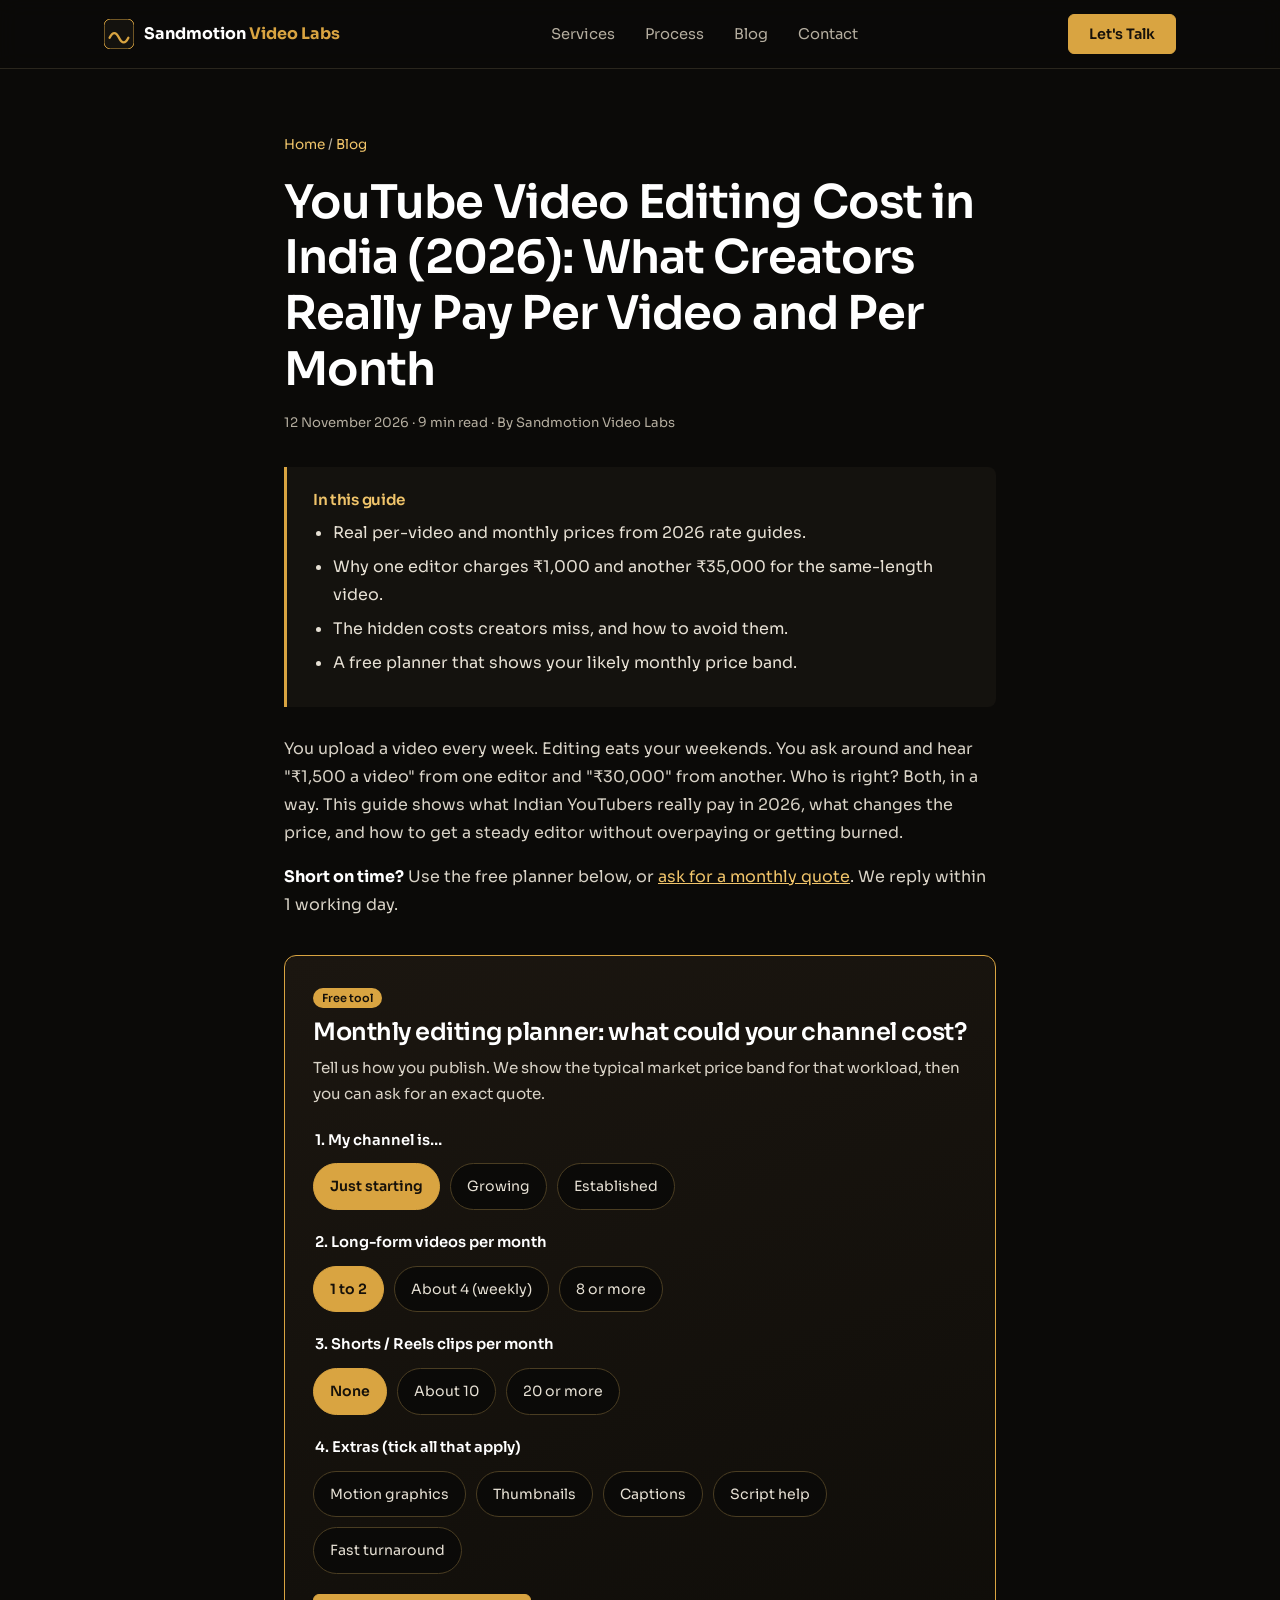
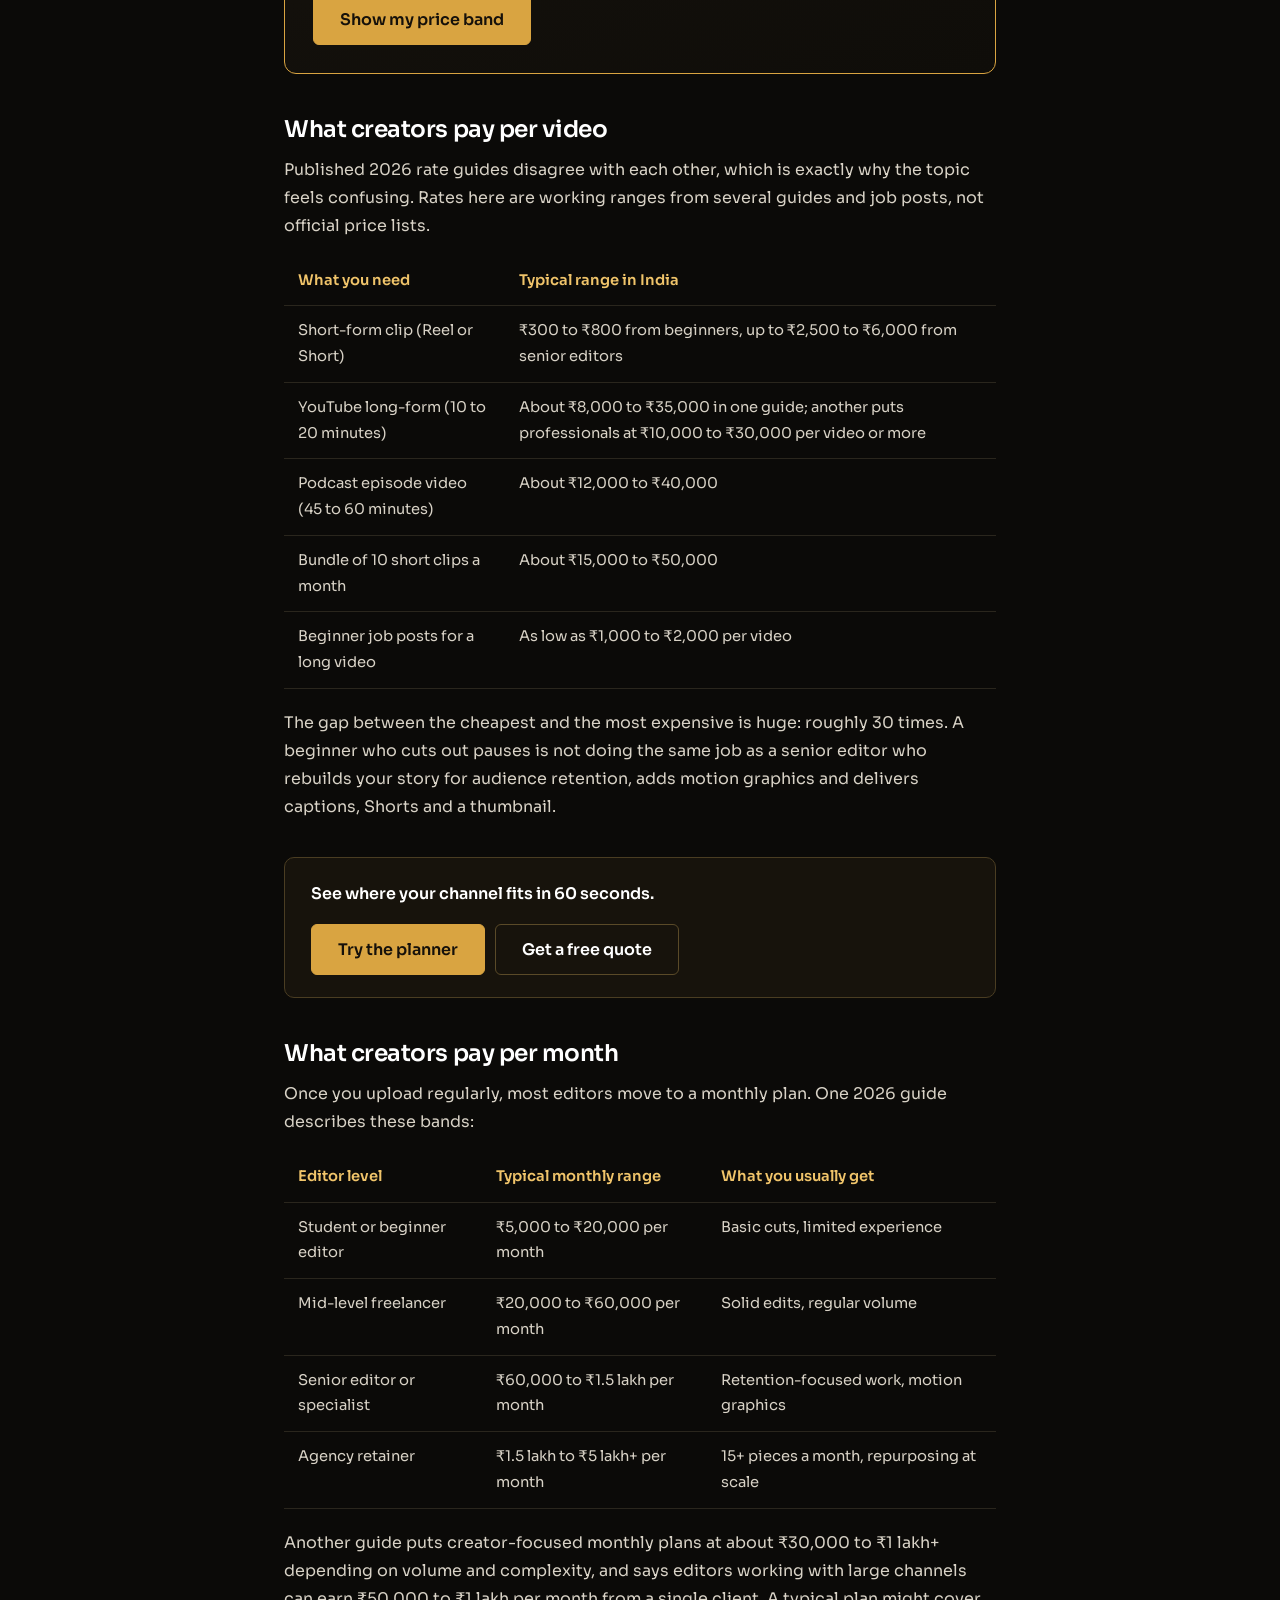
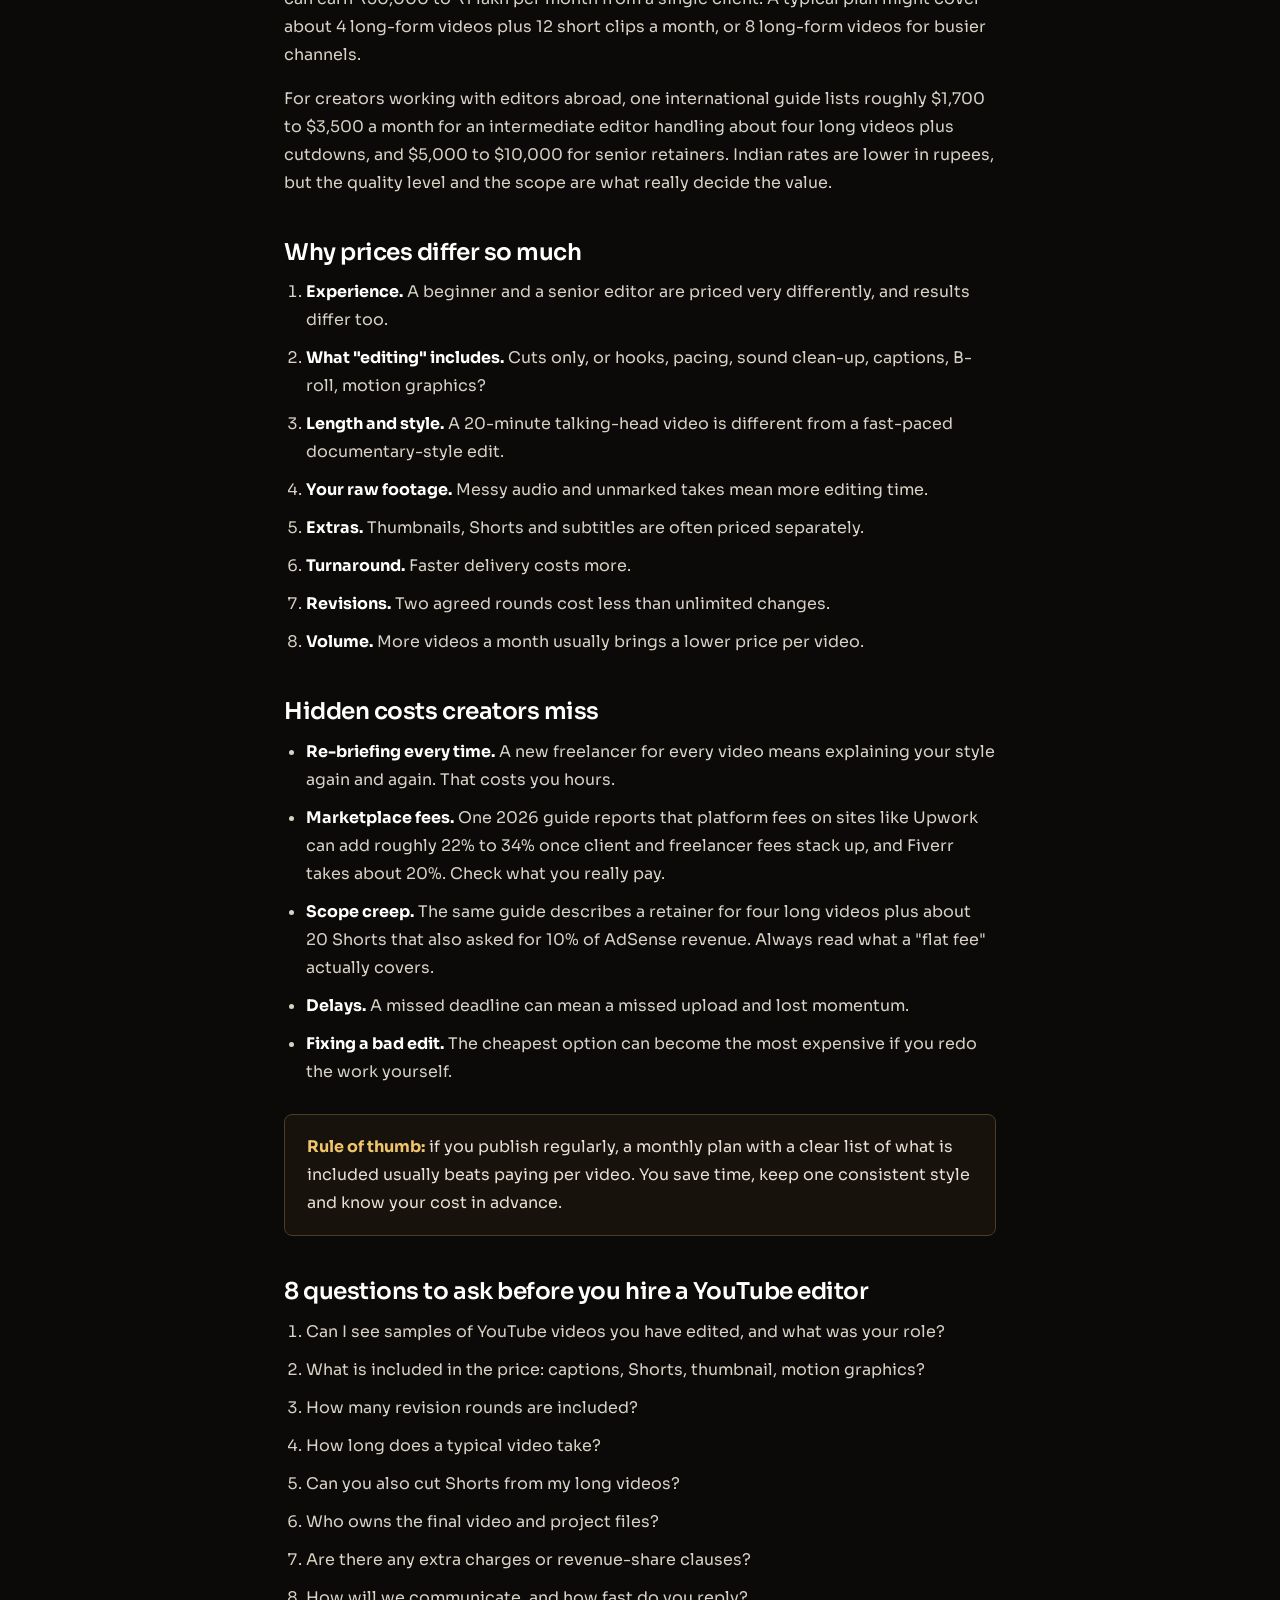
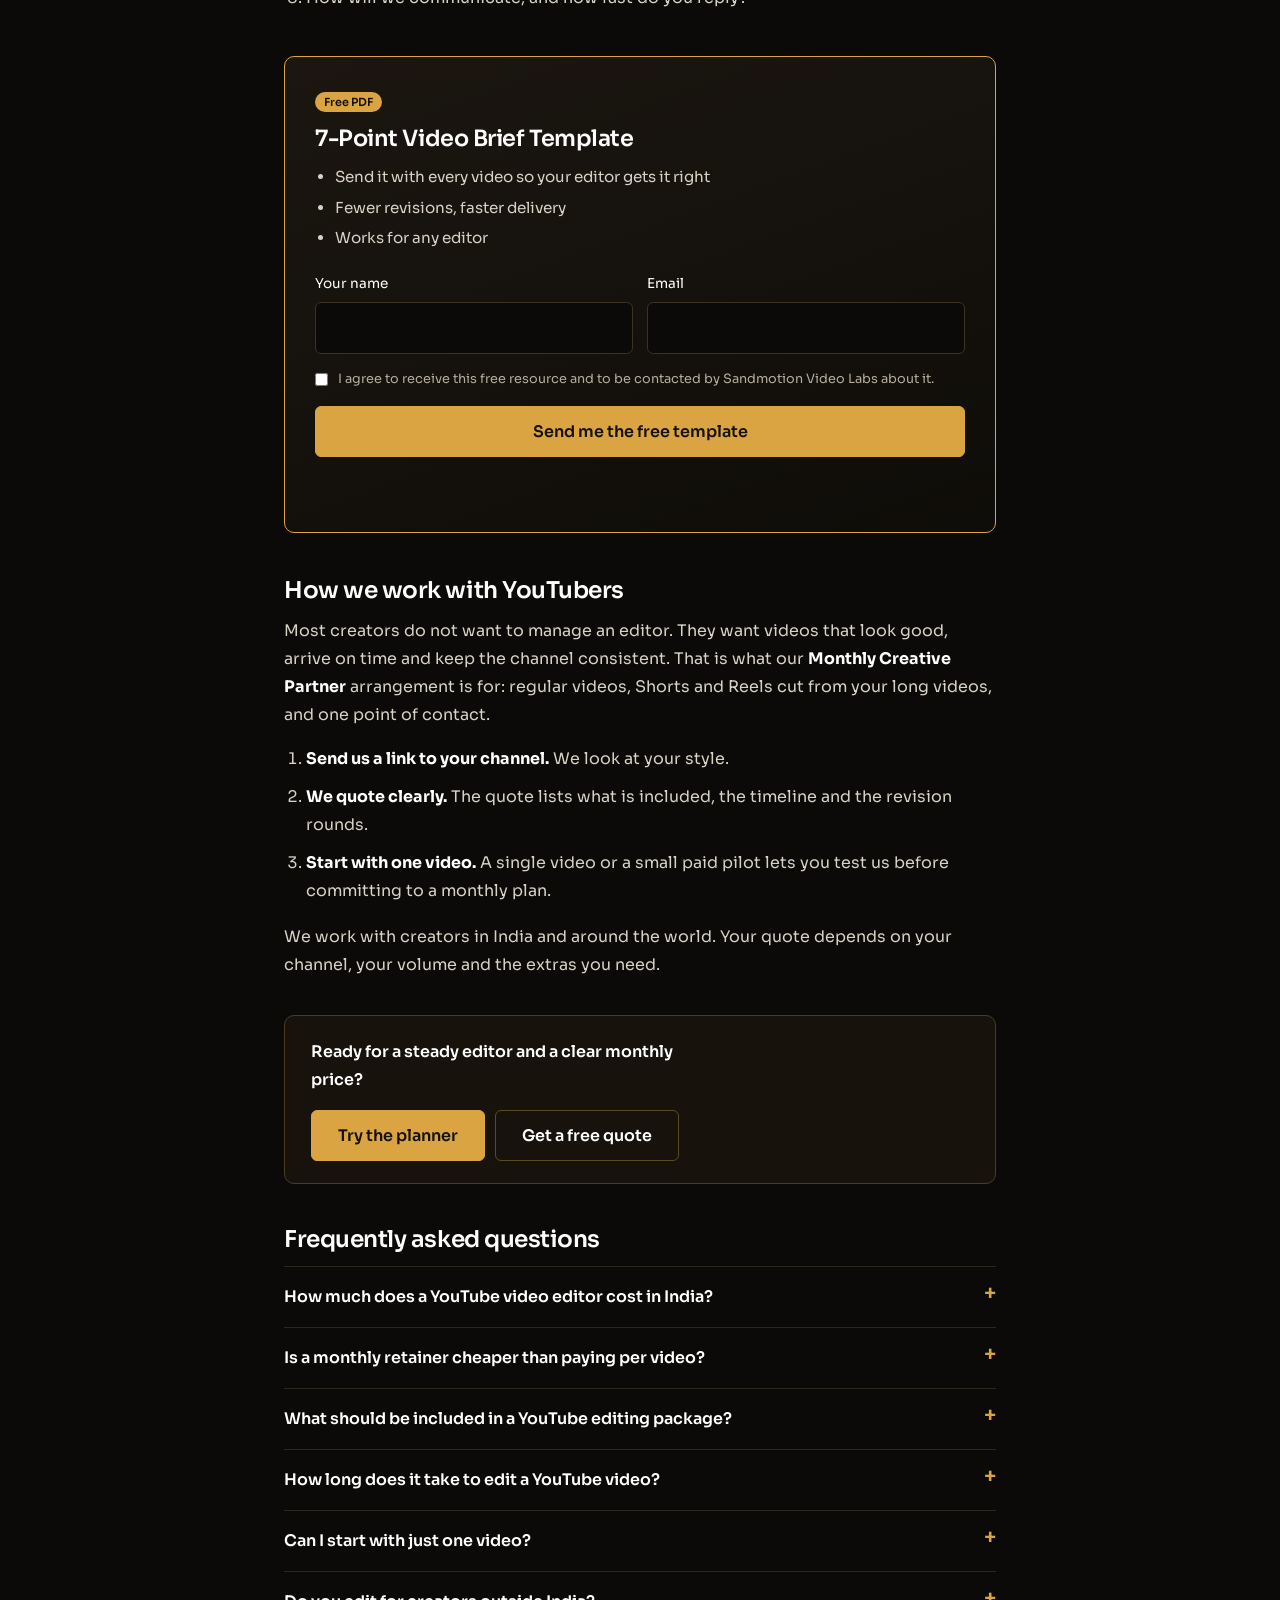
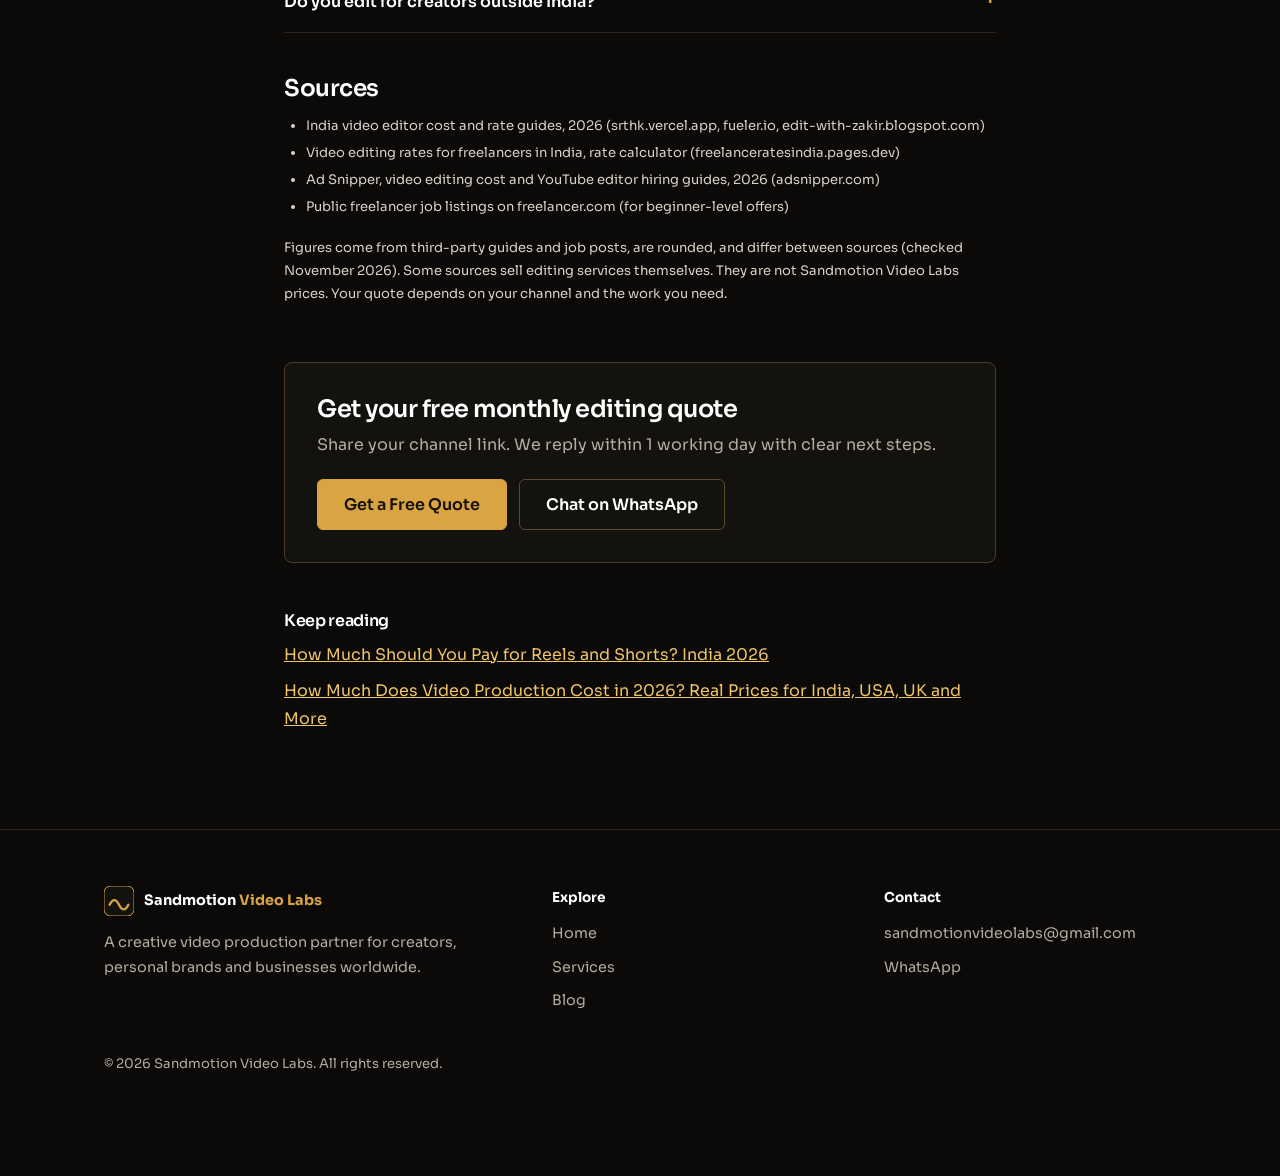
<file: blog/youtube-video-editing-cost-india.html>
<!DOCTYPE html>
<html lang="en"><head><meta charset="utf-8"><meta name="viewport" content="width=device-width, initial-scale=1">
<title>YouTube Video Editing Cost in India (2026): What Creators Really Pay Per Video and Per Month | Sandmotion Video Labs</title><meta name="description" content="Real 2026 YouTube editing prices in India, per video and per month, from beginner to senior editors. Try the free monthly editing planner and get your quote."><link rel="canonical" href="https://www.sandmotionvideolabs.in/blog/youtube-video-editing-cost-india.html">
<meta property="og:type" content="article"><meta property="og:title" content="YouTube Video Editing Cost in India (2026): What Creators Really Pay Per Video and Per Month"><meta property="og:description" content="Real 2026 YouTube editing prices in India, per video and per month, from beginner to senior editors. Try the free monthly editing planner and get your quote."><meta property="og:url" content="https://www.sandmotionvideolabs.in/blog/youtube-video-editing-cost-india.html"><meta property="og:image" content="https://www.sandmotionvideolabs.in/og-image.jpg"><meta name="twitter:card" content="summary_large_image">
<meta name="theme-color" content="#0b0a08"><link rel="icon" href="data:image/svg+xml,%3Csvg xmlns='http://www.w3.org/2000/svg' viewBox='0 0 64 64'%3E%3Crect width='64' height='64' rx='14' fill='%230b0a08'/%3E%3Cpath d='M14 40q9-18 18 0t18 0' stroke='%23d9a441' stroke-width='6' fill='none' stroke-linecap='round'/%3E%3C/svg%3E"><link rel="preconnect" href="https://fonts.googleapis.com"><link rel="preconnect" href="https://fonts.gstatic.com" crossorigin><link href="https://fonts.googleapis.com/css2?family=Sora:wght@300;400;600;700&display=swap" rel="stylesheet"><link rel="stylesheet" href="blog.css"><script type="application/ld+json">{"@context": "https://schema.org", "@graph": [{"@type": "Article", "headline": "YouTube Video Editing Cost in India (2026): What Creators Really Pay Per Video and Per Month", "description": "Real 2026 YouTube editing prices in India, per video and per month, from beginner to senior editors. Try the free monthly editing planner and get your quote.", "datePublished": "2026-11-12", "dateModified": "2026-11-10", "author": {"@type": "Organization", "name": "Sandmotion Video Labs"}, "publisher": {"@type": "Organization", "name": "Sandmotion Video Labs"}, "mainEntityOfPage": "https://www.sandmotionvideolabs.in/blog/youtube-video-editing-cost-india.html"}, {"@type": "FAQPage", "mainEntity": [{"@type": "Question", "name": "How much does a YouTube video editor cost in India?", "acceptedAnswer": {"@type": "Answer", "text": "Per video, published 2026 guides show a very wide spread, from about ₹1,000 to ₹2,000 for beginners to ₹8,000 to ₹35,000 for a 10 to 20 minute video from an experienced editor. Monthly plans commonly run from tens of thousands of rupees upward, depending on volume."}}, {"@type": "Question", "name": "Is a monthly retainer cheaper than paying per video?", "acceptedAnswer": {"@type": "Answer", "text": "Usually, once you publish regularly. A monthly plan saves you re-briefing a new person every video and gives you a predictable cost, as long as the number of videos and revision rounds are clearly written down."}}, {"@type": "Question", "name": "What should be included in a YouTube editing package?", "acceptedAnswer": {"@type": "Answer", "text": "Typically the main edit, pacing and cuts, captions or subtitles, basic sound clean-up, and an agreed number of revision rounds. Shorts, thumbnails and motion graphics are often extra, so ask for them to be listed."}}, {"@type": "Question", "name": "How long does it take to edit a YouTube video?", "acceptedAnswer": {"@type": "Answer", "text": "It varies with length and style. Many editors quote a few days for a standard long-form video. We confirm a timeline in your quote."}}, {"@type": "Question", "name": "Can I start with just one video?", "acceptedAnswer": {"@type": "Answer", "text": "Yes. A single video or a small paid pilot project is a low-risk way to see if an editor fits your style before you commit to a monthly plan."}}, {"@type": "Question", "name": "Do you edit for creators outside India?", "acceptedAnswer": {"@type": "Answer", "text": "Yes. We work remotely with creators worldwide and share drafts through online review links."}}]}]}</script><script async src="https://www.googletagmanager.com/gtag/js?id=G-XXXXXXXXXX"></script><script>window.dataLayer=window.dataLayer||[];function gtag(){dataLayer.push(arguments)}gtag("js",new Date());gtag("config","G-XXXXXXXXXX");</script><style>
.est{margin:36px 0;padding:28px;border:1px solid var(--gold);border-radius:12px;background:linear-gradient(160deg,#1b1610,#0f0d09)}
.est h2{font-size:1.5rem;margin:6px 0 8px}.est>p{margin-bottom:20px;font-size:.95rem}
.est fieldset{border:0;padding:0;margin:0 0 20px}.est legend{font-weight:600;font-size:.92rem;margin-bottom:10px;color:#fff}
.opts{display:flex;flex-wrap:wrap;gap:10px}.opt{position:relative}.opt input{position:absolute;opacity:0;width:100%;height:100%;left:0;top:0;cursor:pointer}
.opt span{display:block;padding:10px 16px;border:1px solid #4a3d22;border-radius:99px;font-size:.88rem;color:#e6e0d4;background:#0b0a08;transition:all .2s}
.opt input:checked+span{background:var(--gold);border-color:var(--gold);color:#16110a;font-weight:600}
.opt input:focus-visible+span{outline:2px solid var(--gold2);outline-offset:2px}
.opt:hover span{border-color:var(--gold)}
#res{margin-top:24px;padding:22px;border-radius:10px;background:#0b0a08;border:1px solid #4a3d22}
#res[hidden]{display:none}#res .big{font-size:1.5rem;font-weight:600;color:var(--gold2);margin:6px 0}
#res ul{margin:12px 0 0 20px;color:#d8d2c6;font-size:.92rem}#res .fine{font-size:.78rem;margin-top:14px}
.meter{height:8px;border-radius:99px;background:#2a261d;margin:14px 0 6px;overflow:hidden}.meter i{display:block;height:100%;background:var(--gold);transition:width .5s}
.qform{margin-top:20px;display:grid;gap:12px}.qform[hidden]{display:none}.qform .btn{width:100%}
table{width:100%;border-collapse:collapse;margin:0 0 20px;font-size:.92rem}th,td{padding:12px 14px;border-bottom:1px solid var(--line);text-align:left;vertical-align:top}th{color:var(--gold2);font-weight:600}td{color:#d8d2c6}
.tw{overflow-x:auto}
details{border-top:1px solid var(--line);padding:16px 0}details:last-of-type{border-bottom:1px solid var(--line)}
summary{cursor:pointer;font-weight:600;list-style:none;display:flex;justify-content:space-between;gap:16px;color:#fff}summary::-webkit-details-marker{display:none}summary::after{content:"+";color:var(--gold);font-size:1.3rem;line-height:1}details[open] summary::after{content:"\2212"}
details p{margin:10px 0 0}
.src{font-size:.82rem;color:var(--mute)}.src li{margin-bottom:4px}.src a{color:var(--gold2)}
.cta-s{margin:36px 0;padding:22px 26px;border:1px solid #4a3d22;border-radius:10px;background:rgba(217,164,65,.06);display:flex;flex-wrap:wrap;gap:16px;align-items:center;justify-content:space-between}
.cta-s p{margin:0;color:#fff;font-weight:600;max-width:34ch}.cta-s .row{display:flex;gap:10px;flex-wrap:wrap}
</style></head>
<body><div id="bar" aria-hidden="true"></div>
<header><div class="wrap"><nav aria-label="Main"><a class="logo" href="../index.html"><svg viewBox="0 0 64 64" aria-hidden="true"><rect width="64" height="64" rx="14" fill="#14120e" stroke="#d9a441" stroke-width="2"/><path d="M12 40q10-20 20 0t20 0" stroke="#d9a441" stroke-width="5" fill="none" stroke-linecap="round"/></svg><b>Sandmotion <span>Video Labs</span></b></a>
<ul><li><a href="../index.html#services">Services</a></li><li><a href="../index.html#process">Process</a></li><li><a href="./">Blog</a></li><li><a href="../index.html#contact">Contact</a></li></ul>
<a class="btn" href="../index.html#contact" data-evt="nav_lets_talk">Let's Talk</a></nav></div></header>
<main><article class="post"><div class="wrap narrow"><p class="crumb"><a href="../index.html">Home</a> / <a href="./">Blog</a></p>
<h1>YouTube Video Editing Cost in India (2026): What Creators Really Pay Per Video and Per Month</h1><p class="meta"><time datetime="2026-11-12">12 November 2026</time> · 9 min read · By Sandmotion Video Labs</p>
<div class="takeaways"><h2>In this guide</h2><ul><li>Real per-video and monthly prices from 2026 rate guides.</li><li>Why one editor charges ₹1,000 and another ₹35,000 for the same-length video.</li><li>The hidden costs creators miss, and how to avoid them.</li><li>A free planner that shows your likely monthly price band.</li></ul></div>
<div class="prose">
<p>You upload a video every week. Editing eats your weekends. You ask around and hear "₹1,500 a video" from one editor and "₹30,000" from another. Who is right? Both, in a way. This guide shows what Indian YouTubers really pay in 2026, what changes the price, and how to get a steady editor without overpaying or getting burned.</p>
<p><strong>Short on time?</strong> Use the free planner below, or <a href="../index.html#contact" style="color:var(--gold2)">ask for a monthly quote</a>. We reply within 1 working day.</p>
<section class="est" id="estimator" aria-labelledby="est-h"><span class="badge" style="margin-left:0">Free tool</span><h2 id="est-h">Monthly editing planner: what could your channel cost?</h2><p>Tell us how you publish. We show the typical market price band for that workload, then you can ask for an exact quote.</p>
<fieldset><legend>1. My channel is…</legend><div class="opts"><label class="opt"><input type="radio" name="stage" value="Just starting" checked><span>Just starting</span></label><label class="opt"><input type="radio" name="stage" value="Growing"><span>Growing</span></label><label class="opt"><input type="radio" name="stage" value="Established"><span>Established</span></label></div></fieldset>
<fieldset><legend>2. Long-form videos per month</legend><div class="opts"><label class="opt"><input type="radio" name="long" value="1" checked><span>1 to 2</span></label><label class="opt"><input type="radio" name="long" value="2"><span>About 4 (weekly)</span></label><label class="opt"><input type="radio" name="long" value="3"><span>8 or more</span></label></div></fieldset>
<fieldset><legend>3. Shorts / Reels clips per month</legend><div class="opts"><label class="opt"><input type="radio" name="sh" value="0" checked><span>None</span></label><label class="opt"><input type="radio" name="sh" value="1"><span>About 10</span></label><label class="opt"><input type="radio" name="sh" value="2"><span>20 or more</span></label></div></fieldset>
<fieldset><legend>4. Extras (tick all that apply)</legend><div class="opts"><label class="opt"><input type="checkbox" name="extra" value="Motion graphics"><span>Motion graphics</span></label><label class="opt"><input type="checkbox" name="extra" value="Thumbnails"><span>Thumbnails</span></label><label class="opt"><input type="checkbox" name="extra" value="Captions / subtitles"><span>Captions</span></label><label class="opt"><input type="checkbox" name="extra" value="Script or structure help"><span>Script help</span></label><label class="opt"><input type="checkbox" name="extra" value="Fast turnaround"><span>Fast turnaround</span></label></div></fieldset>
<button class="btn" type="button" id="go">Show my price band</button><div id="res" hidden aria-live="polite"></div>
<form class="qform" id="qf" hidden novalidate><h3 style="font-size:1.1rem">Get my monthly editing quote (free)</h3>
<div class="mrow"><label>Your name<input name="name" autocomplete="name" required></label><label>Email<input name="email" type="email" autocomplete="email" required></label></div>
<label>WhatsApp number<input name="phone" type="tel" autocomplete="tel" inputmode="tel" placeholder="+91 98765 43210" required></label>
<label>Link to your channel <small style="color:var(--mute)">(optional)</small><input name="note"></label>
<div class="hp" aria-hidden="true"><label>Leave empty<input name="website" tabindex="-1" autocomplete="off"></label></div>
<label class="consent"><input type="checkbox" name="consent" required><span>I agree that Sandmotion Video Labs may contact me about this enquiry and store my details to do so.</span></label>
<button class="btn" type="submit">Get My Monthly Quote</button><p class="mstatus" id="qs" role="status" aria-live="polite"></p></form></section>
<h2 id="per-video">What creators pay per video</h2>
<p>Published 2026 rate guides disagree with each other, which is exactly why the topic feels confusing. Rates here are working ranges from several guides and job posts, not official price lists.</p>
<div class="tw"><table><thead><tr><th>What you need</th><th>Typical range in India</th></tr></thead><tbody><tr><td>Short-form clip (Reel or Short)</td><td>₹300 to ₹800 from beginners, up to ₹2,500 to ₹6,000 from senior editors</td></tr><tr><td>YouTube long-form (10 to 20 minutes)</td><td>About ₹8,000 to ₹35,000 in one guide; another puts professionals at ₹10,000 to ₹30,000 per video or more</td></tr><tr><td>Podcast episode video (45 to 60 minutes)</td><td>About ₹12,000 to ₹40,000</td></tr><tr><td>Bundle of 10 short clips a month</td><td>About ₹15,000 to ₹50,000</td></tr><tr><td>Beginner job posts for a long video</td><td>As low as ₹1,000 to ₹2,000 per video</td></tr></tbody></table></div>
<p>The gap between the cheapest and the most expensive is huge: roughly 30 times. A beginner who cuts out pauses is not doing the same job as a senior editor who rebuilds your story for audience retention, adds motion graphics and delivers captions, Shorts and a thumbnail.</p>
<div class="cta-s"><p>See where your channel fits in 60 seconds.</p><div class="row"><a class="btn" href="#estimator" data-evt="yt_cta_planner">Try the planner</a><a class="btn ghost" href="../index.html#contact" data-evt="yt_cta_quote">Get a free quote</a></div></div>
<h2 id="monthly">What creators pay per month</h2>
<p>Once you upload regularly, most editors move to a monthly plan. One 2026 guide describes these bands:</p>
<div class="tw"><table><thead><tr><th>Editor level</th><th>Typical monthly range</th><th>What you usually get</th></tr></thead><tbody><tr><td>Student or beginner editor</td><td>₹5,000 to ₹20,000 per month</td><td>Basic cuts, limited experience</td></tr><tr><td>Mid-level freelancer</td><td>₹20,000 to ₹60,000 per month</td><td>Solid edits, regular volume</td></tr><tr><td>Senior editor or specialist</td><td>₹60,000 to ₹1.5 lakh per month</td><td>Retention-focused work, motion graphics</td></tr><tr><td>Agency retainer</td><td>₹1.5 lakh to ₹5 lakh+ per month</td><td>15+ pieces a month, repurposing at scale</td></tr></tbody></table></div>
<p>Another guide puts creator-focused monthly plans at about ₹30,000 to ₹1 lakh+ depending on volume and complexity, and says editors working with large channels can earn ₹50,000 to ₹1 lakh per month from a single client. A typical plan might cover about 4 long-form videos plus 12 short clips a month, or 8 long-form videos for busier channels.</p>
<p>For creators working with editors abroad, one international guide lists roughly $1,700 to $3,500 a month for an intermediate editor handling about four long videos plus cutdowns, and $5,000 to $10,000 for senior retainers. Indian rates are lower in rupees, but the quality level and the scope are what really decide the value.</p>
<h2 id="why">Why prices differ so much</h2>
<ol><li><strong>Experience.</strong> A beginner and a senior editor are priced very differently, and results differ too.</li><li><strong>What "editing" includes.</strong> Cuts only, or hooks, pacing, sound clean-up, captions, B-roll, motion graphics?</li><li><strong>Length and style.</strong> A 20-minute talking-head video is different from a fast-paced documentary-style edit.</li><li><strong>Your raw footage.</strong> Messy audio and unmarked takes mean more editing time.</li><li><strong>Extras.</strong> Thumbnails, Shorts and subtitles are often priced separately.</li><li><strong>Turnaround.</strong> Faster delivery costs more.</li><li><strong>Revisions.</strong> Two agreed rounds cost less than unlimited changes.</li><li><strong>Volume.</strong> More videos a month usually brings a lower price per video.</li></ol>
<h2 id="hidden">Hidden costs creators miss</h2>
<ul><li><strong>Re-briefing every time.</strong> A new freelancer for every video means explaining your style again and again. That costs you hours.</li><li><strong>Marketplace fees.</strong> One 2026 guide reports that platform fees on sites like Upwork can add roughly 22% to 34% once client and freelancer fees stack up, and Fiverr takes about 20%. Check what you really pay.</li><li><strong>Scope creep.</strong> The same guide describes a retainer for four long videos plus about 20 Shorts that also asked for 10% of AdSense revenue. Always read what a "flat fee" actually covers.</li><li><strong>Delays.</strong> A missed deadline can mean a missed upload and lost momentum.</li><li><strong>Fixing a bad edit.</strong> The cheapest option can become the most expensive if you redo the work yourself.</li></ul>
<div class="tip"><strong>Rule of thumb:</strong> if you publish regularly, a monthly plan with a clear list of what is included usually beats paying per video. You save time, keep one consistent style and know your cost in advance.</div>
<h2 id="questions">8 questions to ask before you hire a YouTube editor</h2>
<ol><li>Can I see samples of YouTube videos you have edited, and what was your role?</li><li>What is included in the price: captions, Shorts, thumbnail, motion graphics?</li><li>How many revision rounds are included?</li><li>How long does a typical video take?</li><li>Can you also cut Shorts from my long videos?</li><li>Who owns the final video and project files?</li><li>Are there any extra charges or revenue-share clauses?</li><li>How will we communicate, and how fast do you reply?</li></ol>
<aside class="magnet" aria-label="Free download"><span class="badge">Free PDF</span><h3>7-Point Video Brief Template</h3><ul><li>Send it with every video so your editor gets it right</li><li>Fewer revisions, faster delivery</li><li>Works for any editor</li></ul>
<form class="mform" data-title="7-Point Video Brief Template" data-file="Free-Video-Brief-Template.pdf" novalidate><div class="mrow"><label>Your name<input name="name" autocomplete="name" required></label><label>Email<input name="email" type="email" autocomplete="email" required></label></div><div class="hp" aria-hidden="true"><label>Leave empty<input name="website" tabindex="-1" autocomplete="off"></label></div><label class="consent"><input type="checkbox" name="consent" required><span>I agree to receive this free resource and to be contacted by Sandmotion Video Labs about it.</span></label><button class="btn" type="submit">Send me the free template</button><p class="mstatus" role="status" aria-live="polite"></p></form><a class="btn dl" href="Free-Video-Brief-Template.pdf" download hidden data-evt="magnet_download">Download your free PDF</a></aside>
<h2 id="how-we-work">How we work with YouTubers</h2>
<p>Most creators do not want to manage an editor. They want videos that look good, arrive on time and keep the channel consistent. That is what our <strong>Monthly Creative Partner</strong> arrangement is for: regular videos, Shorts and Reels cut from your long videos, and one point of contact.</p>
<ol><li><strong>Send us a link to your channel.</strong> We look at your style.</li><li><strong>We quote clearly.</strong> The quote lists what is included, the timeline and the revision rounds.</li><li><strong>Start with one video.</strong> A single video or a small paid pilot lets you test us before committing to a monthly plan.</li></ol>
<p>We work with creators in India and around the world. Your quote depends on your channel, your volume and the extras you need.</p>
<div class="cta-s"><p>Ready for a steady editor and a clear monthly price?</p><div class="row"><a class="btn" href="#estimator" data-evt="yt_cta_planner">Try the planner</a><a class="btn ghost" href="../index.html#contact" data-evt="yt_cta_quote">Get a free quote</a></div></div>
<h2 id="faq">Frequently asked questions</h2>
<details><summary>How much does a YouTube video editor cost in India?</summary><p>Per video, published 2026 guides show a very wide spread, from about ₹1,000 to ₹2,000 for beginners to ₹8,000 to ₹35,000 for a 10 to 20 minute video from an experienced editor. Monthly plans commonly run from tens of thousands of rupees upward, depending on volume.</p></details><details><summary>Is a monthly retainer cheaper than paying per video?</summary><p>Usually, once you publish regularly. A monthly plan saves you re-briefing a new person every video and gives you a predictable cost, as long as the number of videos and revision rounds are clearly written down.</p></details><details><summary>What should be included in a YouTube editing package?</summary><p>Typically the main edit, pacing and cuts, captions or subtitles, basic sound clean-up, and an agreed number of revision rounds. Shorts, thumbnails and motion graphics are often extra, so ask for them to be listed.</p></details><details><summary>How long does it take to edit a YouTube video?</summary><p>It varies with length and style. Many editors quote a few days for a standard long-form video. We confirm a timeline in your quote.</p></details><details><summary>Can I start with just one video?</summary><p>Yes. A single video or a small paid pilot project is a low-risk way to see if an editor fits your style before you commit to a monthly plan.</p></details><details><summary>Do you edit for creators outside India?</summary><p>Yes. We work remotely with creators worldwide and share drafts through online review links.</p></details>
<h2 id="sources">Sources</h2>
<ul class="src"><li>India video editor cost and rate guides, 2026 (srthk.vercel.app, fueler.io, edit-with-zakir.blogspot.com)</li><li>Video editing rates for freelancers in India, rate calculator (freelanceratesindia.pages.dev)</li><li>Ad Snipper, video editing cost and YouTube editor hiring guides, 2026 (adsnipper.com)</li><li>Public freelancer job listings on freelancer.com (for beginner-level offers)</li></ul>
<p class="src">Figures come from third-party guides and job posts, are rounded, and differ between sources (checked November 2026). Some sources sell editing services themselves. They are not Sandmotion Video Labs prices. Your quote depends on your channel and the work you need.</p>
</div>
<aside class="cta"><h2>Get your free monthly editing quote</h2><p>Share your channel link. We reply within 1 working day with clear next steps.</p><div class="row"><a class="btn" href="../index.html#contact" data-evt="blog_start_project">Get a Free Quote</a><a class="btn ghost" href="https://wa.me/918208072906?text=Hi%20Sandmotion%20Video%20Labs%2C%20I%27d%20like%20to%20discuss%20a%20video%20project." target="_blank" rel="noopener" data-evt="whatsapp_click">Chat on WhatsApp</a></div></aside>
<div class="related"><h3>Keep reading</h3><ul><li><a href="reels-shorts-cost-india.html">How Much Should You Pay for Reels and Shorts? India 2026</a></li><li><a href="video-production-cost-2026.html">How Much Does Video Production Cost in 2026? Real Prices for India, USA, UK and More</a></li></ul></div>
</div></article></main>
<footer><div class="wrap"><div class="fgrid"><div><a class="logo" href="../index.html"><svg viewBox="0 0 64 64" aria-hidden="true"><rect width="64" height="64" rx="14" fill="#14120e" stroke="#d9a441" stroke-width="2"/><path d="M12 40q10-20 20 0t20 0" stroke="#d9a441" stroke-width="5" fill="none" stroke-linecap="round"/></svg><b>Sandmotion <span>Video Labs</span></b></a><p style="margin-top:14px;font-size:.9rem">A creative video production partner for creators, personal brands and businesses worldwide.</p></div>
<div><h4>Explore</h4><ul><li><a href="../index.html">Home</a></li><li><a href="../index.html#services">Services</a></li><li><a href="./">Blog</a></li></ul></div>
<div><h4>Contact</h4><ul><li><a href="mailto:sandmotionvideolabs@gmail.com">sandmotionvideolabs@gmail.com</a></li><li><a href="https://wa.me/918208072906" target="_blank" rel="noopener" data-evt="whatsapp_click">WhatsApp</a></li></ul></div></div>
<p class="copy">&copy; 2026 Sandmotion Video Labs. All rights reserved.</p></div></footer>
<div class="mcta"><a class="btn" href="../index.html#contact" data-evt="mobile_start_project">Start Your Project</a><a class="btn ghost" href="https://wa.me/918208072906?text=Hi%20Sandmotion%20Video%20Labs%2C%20I%27d%20like%20to%20discuss%20a%20video%20project." target="_blank" rel="noopener" data-evt="whatsapp_click">WhatsApp</a></div>
<script src="blog.js"></script>
<script>
(function(){
 var BANDS=[{t:'Per-video pricing',r:'About ₹8,000 to ₹35,000 per 10 to 20 minute video',n:'At this volume most creators pay per video. Beginner editors charge far less, and senior editors charge more. Ask what is included.',b:'One video',m:25},
 {t:'A mid-level monthly package',r:'About ₹20,000 to ₹60,000 per month',n:'A steady plan covering regular long-form videos and some Shorts, with one editor who learns your style.',b:'Monthly videos',m:60},
 {t:'A senior or creator-focused retainer',r:'About ₹60,000 to ₹1.5 lakh+ per month',n:'For channels posting often, with Shorts, motion graphics and fast turnaround. Larger channels commonly sit here.',b:'Monthly videos',m:92}];
 var go=document.getElementById('go'),res=document.getElementById('res'),qf=document.getElementById('qf'),qs=document.getElementById('qs'),sel={};
 function v(n){var e=document.querySelector('input[name="'+n+'"]:checked');return e?e.value:''}
 var LONG={'1':'1 to 2 long videos','2':'about 4 long videos','3':'8 or more long videos'},SH={'0':'no Shorts','1':'about 10 Shorts','2':'20 or more Shorts'};
 go.addEventListener('click',function(){
  var ex=[].slice.call(document.querySelectorAll('input[name="extra"]:checked')).map(function(e){return e.value}),
  pts=(+v('long'))+(+v('sh'))+0.5*ex.length,band=pts<=2?BANDS[0]:pts<=4.5?BANDS[1]:BANDS[2];
  sel={stage:v('stage'),work:LONG[v('long')]+', '+SH[v('sh')],ex:ex,band:band};
  res.innerHTML='<strong>Likely fit for your workload</strong><div class="big">'+band.t+'</div><p style="font-size:1.05rem;color:#fff;margin:4px 0 8px">'+band.r+'</p><p style="font-size:.9rem">'+band.n+'</p><div class="meter" aria-hidden="true"><i style="width:'+band.m+'%"></i></div>'+
  '<ul><li>Your workload: '+sel.work+'</li><li>Extras: '+(ex.length?ex.join(', '):'none selected')+'</li><li>Channel stage: '+sel.stage+'</li></ul>'+
  '<p class="fine">Price bands come from published 2026 guides and job posts in India. They differ between sources and are not Sandmotion Video Labs prices. Your exact quote depends on your channel.</p>';
  res.hidden=false;qf.hidden=false;res.scrollIntoView({behavior:'smooth',block:'nearest'});
  if(window.gtag)gtag('event','yt_planner',{band:band.t})});
 var re=/^[^\s@]+@[^\s@]+\.[^\s@]{2,}$/;
 qf.addEventListener('submit',function(e){
  e.preventDefault();qs.className='mstatus';qs.textContent='';var d=qf.elements;
  if(!d.name.value.trim()||!re.test(d.email.value.trim())){qs.className='mstatus bad';qs.textContent='Please enter your name and a valid email address.';return}
  var dg=d.phone.value.replace(/\D/g,'');if(dg.length<8||dg.length>15){qs.className='mstatus bad';qs.textContent='Please enter a valid WhatsApp number with country code.';return}
  if(!d.consent.checked){qs.className='mstatus bad';qs.textContent='Please tick the consent box to continue.';return}
  if(d.website.value)return;
  if(!/^https:\/\/script\.google\.com\//.test(ENDPOINT)){qs.className='mstatus bad';qs.textContent='This form is not connected yet. Please use WhatsApp or email for now.';return}
  var fd=new FormData(),msg='[YouTube planner] Channel: '+sel.stage+' | Workload: '+sel.work+' | Band: '+sel.band.t+' | Extras: '+(sel.ex.length?sel.ex.join(', '):'none')+' | WhatsApp: '+d.phone.value.trim()+(d.note.value.trim()?' | Channel link: '+d.note.value.trim():'');
  fd.append('name',d.name.value.trim());fd.append('email',d.email.value.trim());fd.append('company','');fd.append('service','YouTube video editing');fd.append('budget',sel.band.b);fd.append('message',msg);fd.append('consent','on');fd.append('website','');
  var b=qf.querySelector('button[type=submit]');b.disabled=true;b.textContent='Sending...';
  fetch(ENDPOINT,{method:'POST',body:fd}).then(function(r){return r.json()}).then(function(r){
   if(!r||r.result!=='success')throw new Error('fail');
   qs.className='mstatus ok';qs.textContent='Thank you. We have your details and will reply by email within 1 working day.';
   if(window.gtag)gtag('event','generate_lead',{form:'yt_planner',service:'YouTube video editing'});qf.reset()})
  .catch(function(){qs.className='mstatus bad';qs.textContent='We could not send that. Please try again, or message us on WhatsApp.'})
  .finally(function(){b.disabled=false;b.textContent='Get My Monthly Quote'})});
})();
</script></body></html>
</file>
<file: blog/blog.css>
*{box-sizing:border-box;margin:0}html{scroll-behavior:smooth;scroll-padding-top:84px}
:root{--bg:#0b0a08;--bg2:#14120e;--line:#2a261d;--mute:#b4ad9f;--gold:#d9a441;--gold2:#f0c46a}
body{background:var(--bg);color:#fff;font:400 1rem/1.75 Sora,Inter,system-ui,sans-serif;-webkit-font-smoothing:antialiased}
a{color:inherit}:focus-visible{outline:2px solid var(--gold2);outline-offset:3px}
.wrap{max-width:1120px;margin:0 auto;padding:0 24px}.narrow{max-width:760px}
h1,h2,h3{font-weight:600;line-height:1.2;letter-spacing:-.02em}p{color:var(--mute)}
#bar{position:fixed;top:0;left:0;height:3px;width:0;background:var(--gold);z-index:100}
.btn{display:inline-block;padding:14px 26px;border-radius:6px;background:var(--gold);color:#16110a;font:600 1rem Sora,sans-serif;text-decoration:none;border:1px solid var(--gold);cursor:pointer;transition:background .25s,transform .25s;text-align:center}
.btn:hover{background:var(--gold2);transform:translateY(-2px)}.btn.ghost{background:transparent;color:#fff;border-color:#5a4a28}.btn.ghost:hover{border-color:var(--gold);background:rgba(217,164,65,.08)}
.btn[hidden]{display:none}button[disabled]{opacity:.6;cursor:wait}
header{position:sticky;top:0;z-index:50;background:rgba(11,10,8,.88);backdrop-filter:blur(10px);border-bottom:1px solid var(--line)}
nav{display:flex;align-items:center;justify-content:space-between;height:68px;gap:16px}
.logo{display:flex;align-items:center;gap:10px;font-weight:700;text-decoration:none}.logo svg{width:30px;height:30px}.logo span{color:var(--gold)}
nav ul{display:flex;gap:30px;list-style:none;padding:0}nav ul a{text-decoration:none;color:var(--mute);font-size:.92rem}nav ul a:hover,nav ul a[aria-current]{color:#fff}
nav .btn{padding:10px 20px;font-size:.9rem}
.hero-b{padding:96px 0 48px}.hero-b h1{font-size:clamp(2.3rem,6.5vw,4.4rem);max-width:12ch;margin-bottom:20px}.hero-b p{max-width:54ch;font-size:1.1rem}
.cards{display:grid;grid-template-columns:repeat(2,1fr);border-top:1px solid var(--line);margin-bottom:64px}
.card{padding:36px 32px 36px 0;border-bottom:1px solid var(--line)}.card:nth-child(even){padding:36px 0 36px 32px;border-left:1px solid var(--line)}
.card.big{grid-column:1/-1;padding:44px 0;border-left:0}.card.big h2{font-size:clamp(1.7rem,3.6vw,2.5rem);max-width:24ch}
.card h2{font-size:1.4rem;margin:10px 0 12px}.card h2 a{text-decoration:none}.card h2 a:hover{color:var(--gold2)}
.meta{font-size:.82rem;color:var(--mute)}.more{display:inline-block;margin-top:16px;color:var(--gold2);text-decoration:none;font-weight:600;font-size:.92rem}.more:hover{text-decoration:underline}
.badge{display:inline-block;background:var(--gold);color:#16110a;font:600 .7rem Sora,sans-serif;padding:3px 9px;border-radius:99px;margin-left:8px;vertical-align:middle}
.post{padding:64px 0 96px}.post h1{font-size:clamp(1.9rem,5vw,2.9rem);margin:18px 0 14px}.crumb{font-size:.85rem}.crumb a{color:var(--gold2);text-decoration:none}
.takeaways{margin:32px 0 20px;padding:24px 26px;border-left:3px solid var(--gold);background:var(--bg2);border-radius:0 8px 8px 0}
.takeaways h2,.toc h2{font-size:.95rem;margin-bottom:10px;color:var(--gold2)}.takeaways ul{margin:0 0 0 18px;color:#e6e0d4}.takeaways li{margin-bottom:6px}
.toc{margin-bottom:8px}.toc ol{margin:0 0 0 18px;color:var(--mute);font-size:.92rem}.toc a{color:var(--mute)}.toc a:hover{color:var(--gold2)}
.prose{margin-top:28px}.prose h2{font-size:1.45rem;margin:42px 0 12px}.prose p{margin-bottom:16px;color:#d8d2c6}
.prose ul,.prose ol{margin:0 0 18px 22px;color:#d8d2c6}.prose li{margin-bottom:10px}.prose strong{color:#fff}
blockquote{margin:0 0 18px;padding:16px 20px;border-left:3px solid var(--gold);background:var(--bg2);color:#e6e0d4;border-radius:0 8px 8px 0}
.tip{margin:28px 0;padding:18px 22px;border:1px solid #4a3d22;border-radius:8px;color:#e6e0d4;background:rgba(217,164,65,.06)}.tip strong{color:var(--gold2)}
.magnet{margin:44px 0;padding:30px;border:1px solid var(--gold);border-radius:10px;background:linear-gradient(160deg,#1b1610,#0f0d09)}
.magnet h3{font-size:1.4rem;margin:10px 0 12px}.magnet ul{margin:0 0 20px 20px;color:#d8d2c6;font-size:.95rem}.magnet li{margin-bottom:4px}
.magnet .badge{margin-left:0}
.mrow{display:grid;grid-template-columns:1fr 1fr;gap:14px;margin-bottom:14px}
label{display:grid;gap:6px;font-size:.85rem;color:#fff}
input{font:inherit;font-size:.95rem;background:#0b0a08;color:#fff;border:1px solid #3a3325;border-radius:6px;padding:12px 14px;width:100%}
input:focus{border-color:var(--gold);outline:none;box-shadow:0 0 0 3px rgba(217,164,65,.2)}
input[aria-invalid="true"]{border-color:#e5736b}
.hp{position:absolute;left:-9999px;height:0;overflow:hidden}
.consent{display:flex;gap:10px;align-items:flex-start;font-size:.8rem;color:var(--mute);margin-bottom:16px}.consent input{width:auto;margin-top:5px;accent-color:var(--gold)}
.mform .btn{width:100%}.mstatus{margin-top:12px;font-size:.88rem;min-height:1.2em}.mstatus.bad{color:#f4a8a2}.mstatus.ok{color:var(--gold2)}
.magnet .dl{width:100%;margin-top:4px}
.cta{margin-top:56px;padding:32px;border:1px solid #4a3d22;border-radius:8px;background:var(--bg2)}.cta h2{font-size:1.5rem;margin-bottom:8px}.cta p{margin-bottom:20px}.cta .row{display:flex;flex-wrap:wrap;gap:12px}
.related{margin-top:48px}.related h3{font-size:1rem;margin-bottom:10px}.related ul{list-style:none;padding:0;display:grid;gap:8px}.related a{color:var(--gold2)}
footer{border-top:1px solid var(--line);padding:56px 0 100px;font-size:.9rem}.fgrid{display:grid;grid-template-columns:1.4fr 1fr 1fr;gap:40px}
footer h4{font-size:.85rem;margin-bottom:12px}footer ul{list-style:none;padding:0;display:grid;gap:8px}footer ul a{color:var(--mute);text-decoration:none}footer ul a:hover{color:var(--gold2)}.copy{margin-top:40px;font-size:.82rem}
.mcta{display:none}
@media(max-width:900px){nav ul{display:none}.cards,.fgrid,.mrow{grid-template-columns:1fr}.card,.card:nth-child(even){padding:28px 0;border-left:0}.hero-b{padding:64px 0 24px}
.magnet{padding:22px}
.mcta{display:flex;position:fixed;bottom:0;left:0;right:0;z-index:60;gap:8px;padding:10px 14px calc(10px + env(safe-area-inset-bottom,0px));background:rgba(11,10,8,.94);border-top:1px solid var(--line)}.mcta .btn{flex:1;padding:13px 10px;font-size:.9rem}}
@media(max-width:560px){.logo b{display:none}}
@media(prefers-reduced-motion:reduce){*{transition:none!important;scroll-behavior:auto!important}}
nav.toc{display:block;height:auto;margin-bottom:8px}
.takeaways ul,.toc ol,.prose ul,.prose ol,.magnet ul{padding-left:0}
.takeaways ul{margin-left:20px}.toc ol{margin-left:20px}.prose ul,.prose ol{margin-left:22px}.magnet ul{margin-left:20px}
</file>
